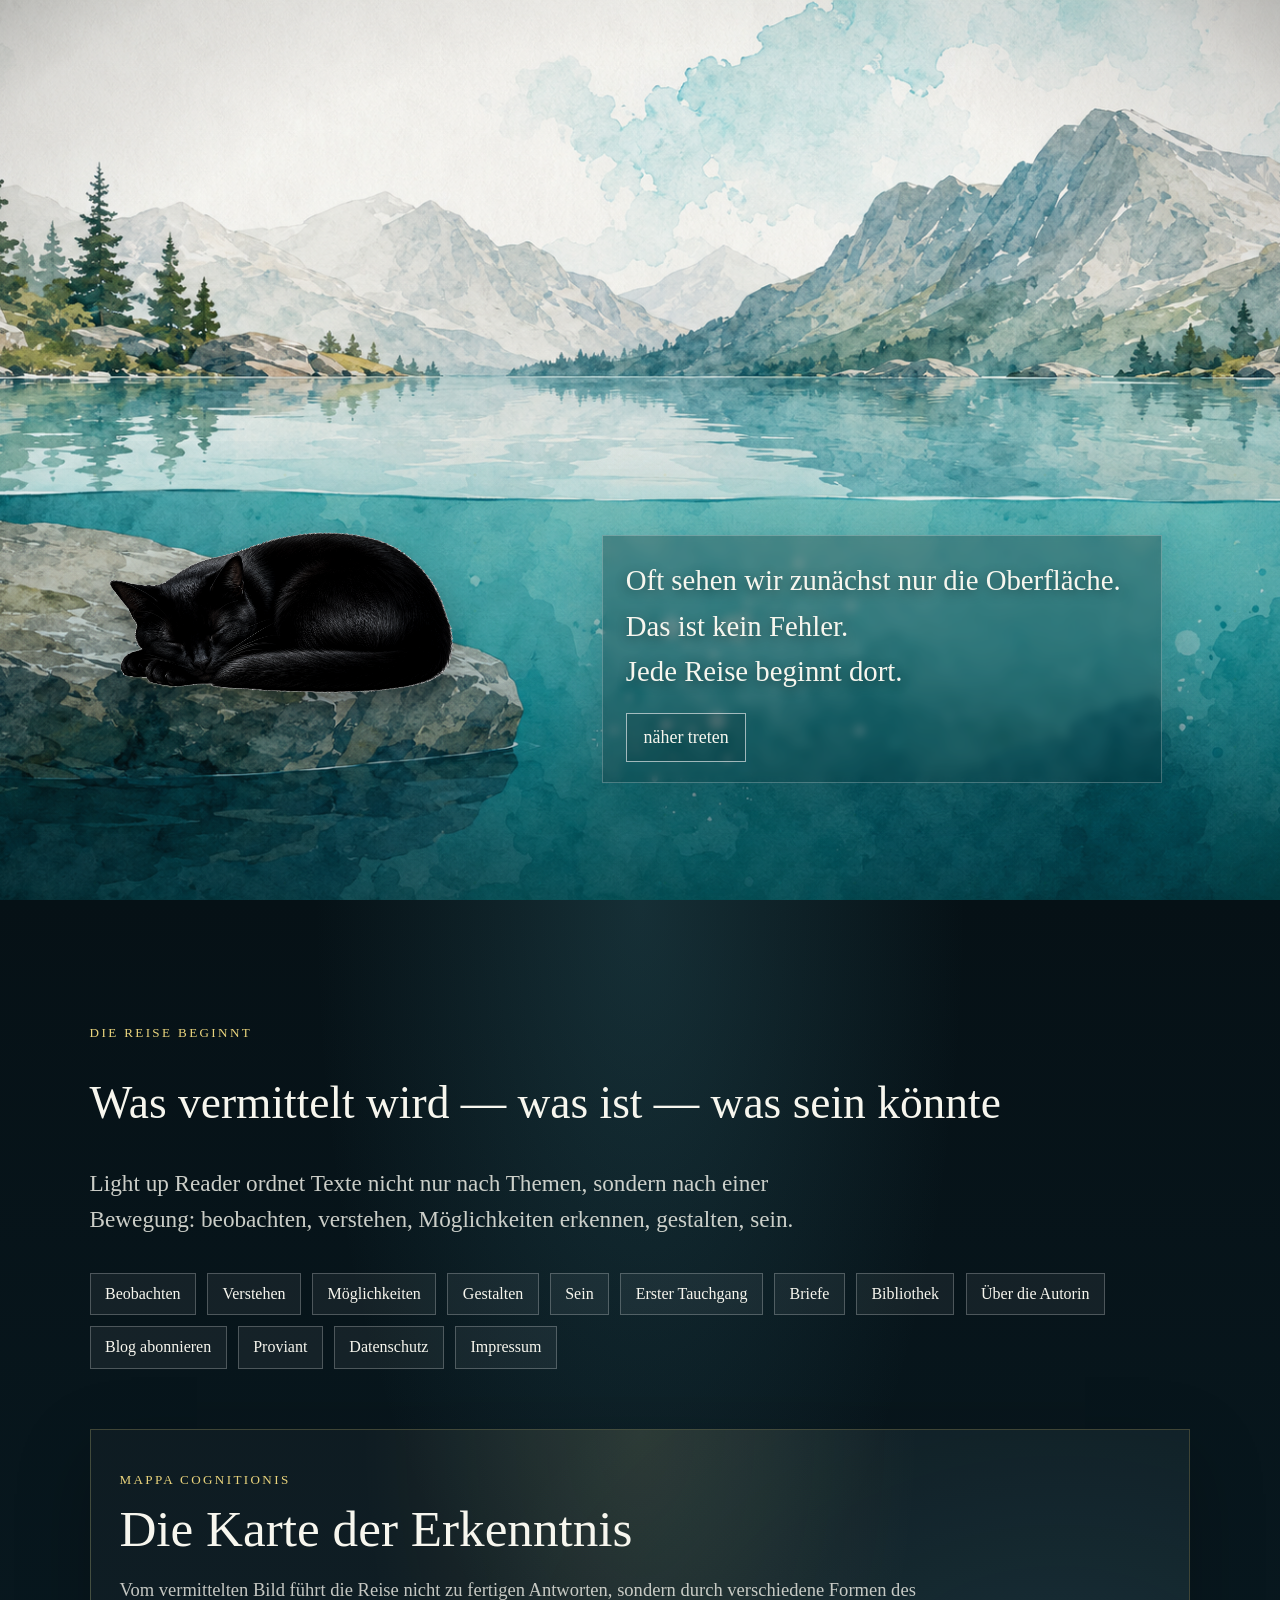
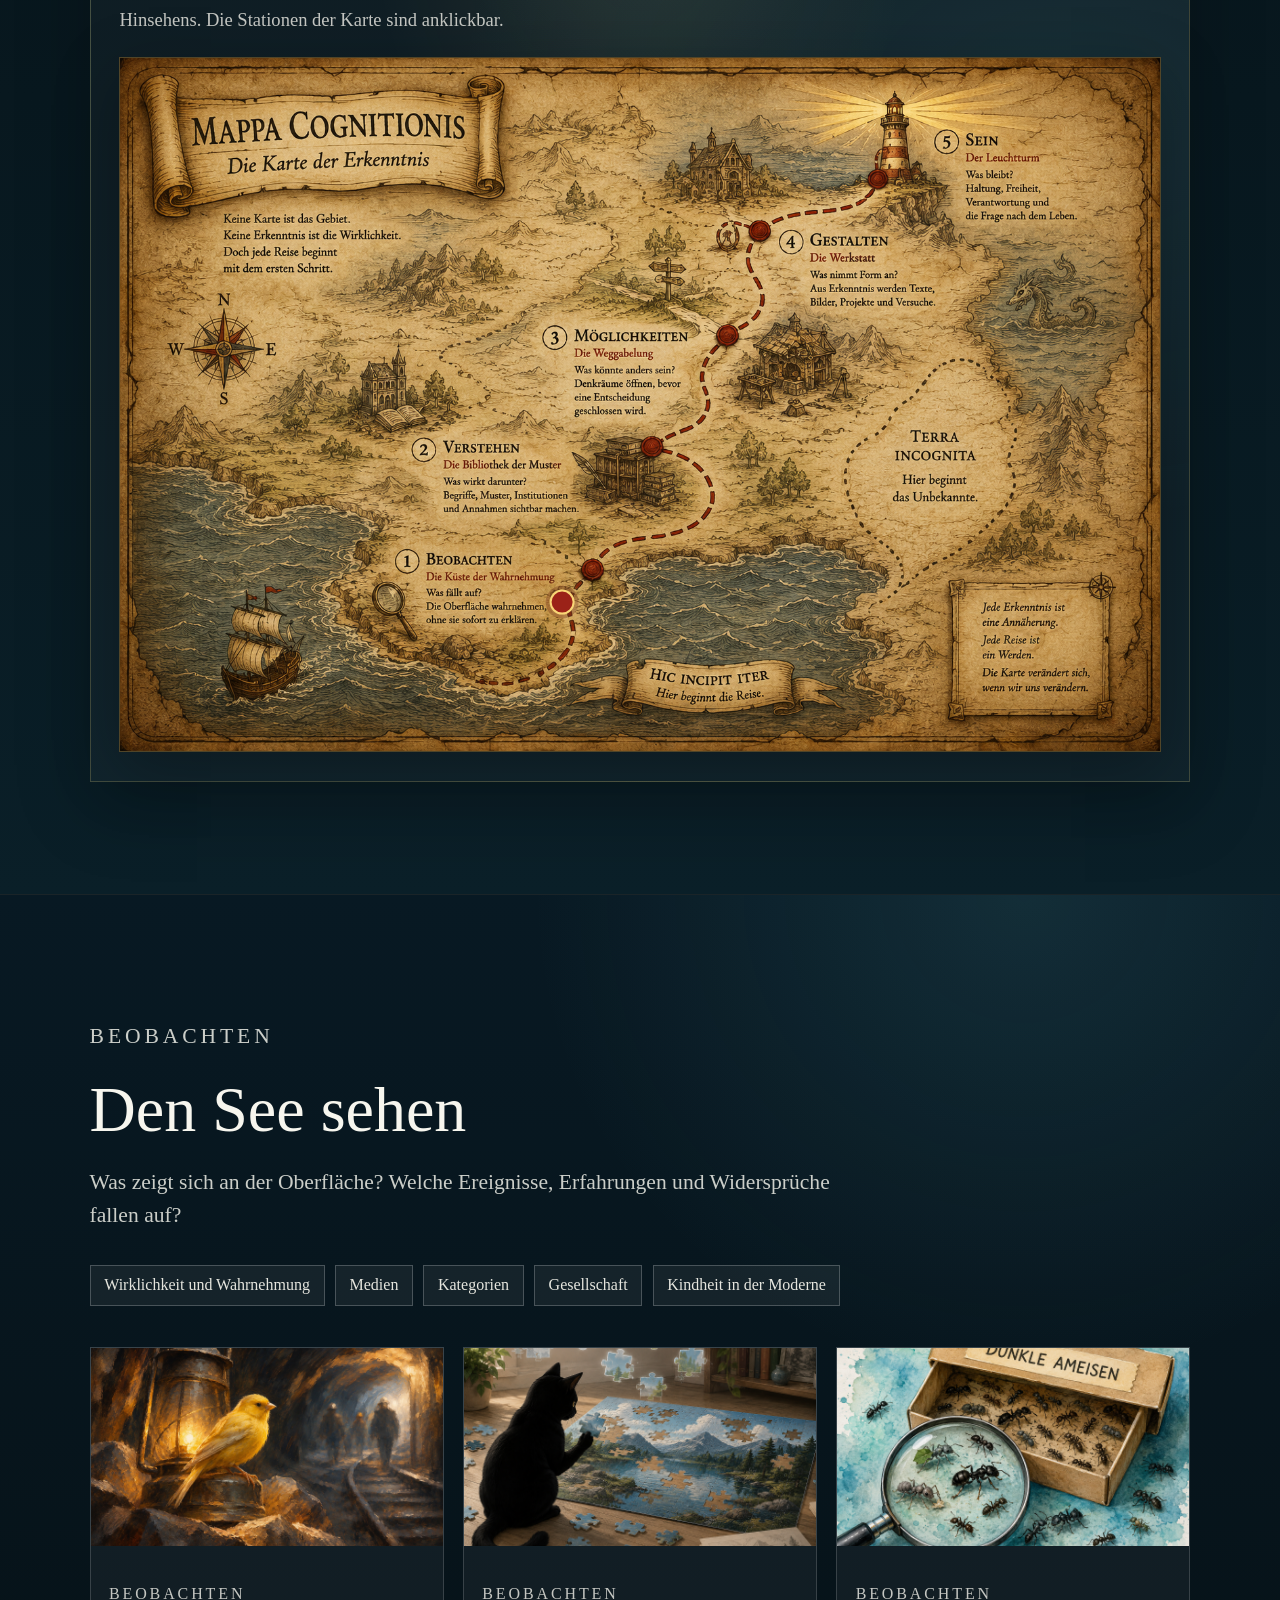
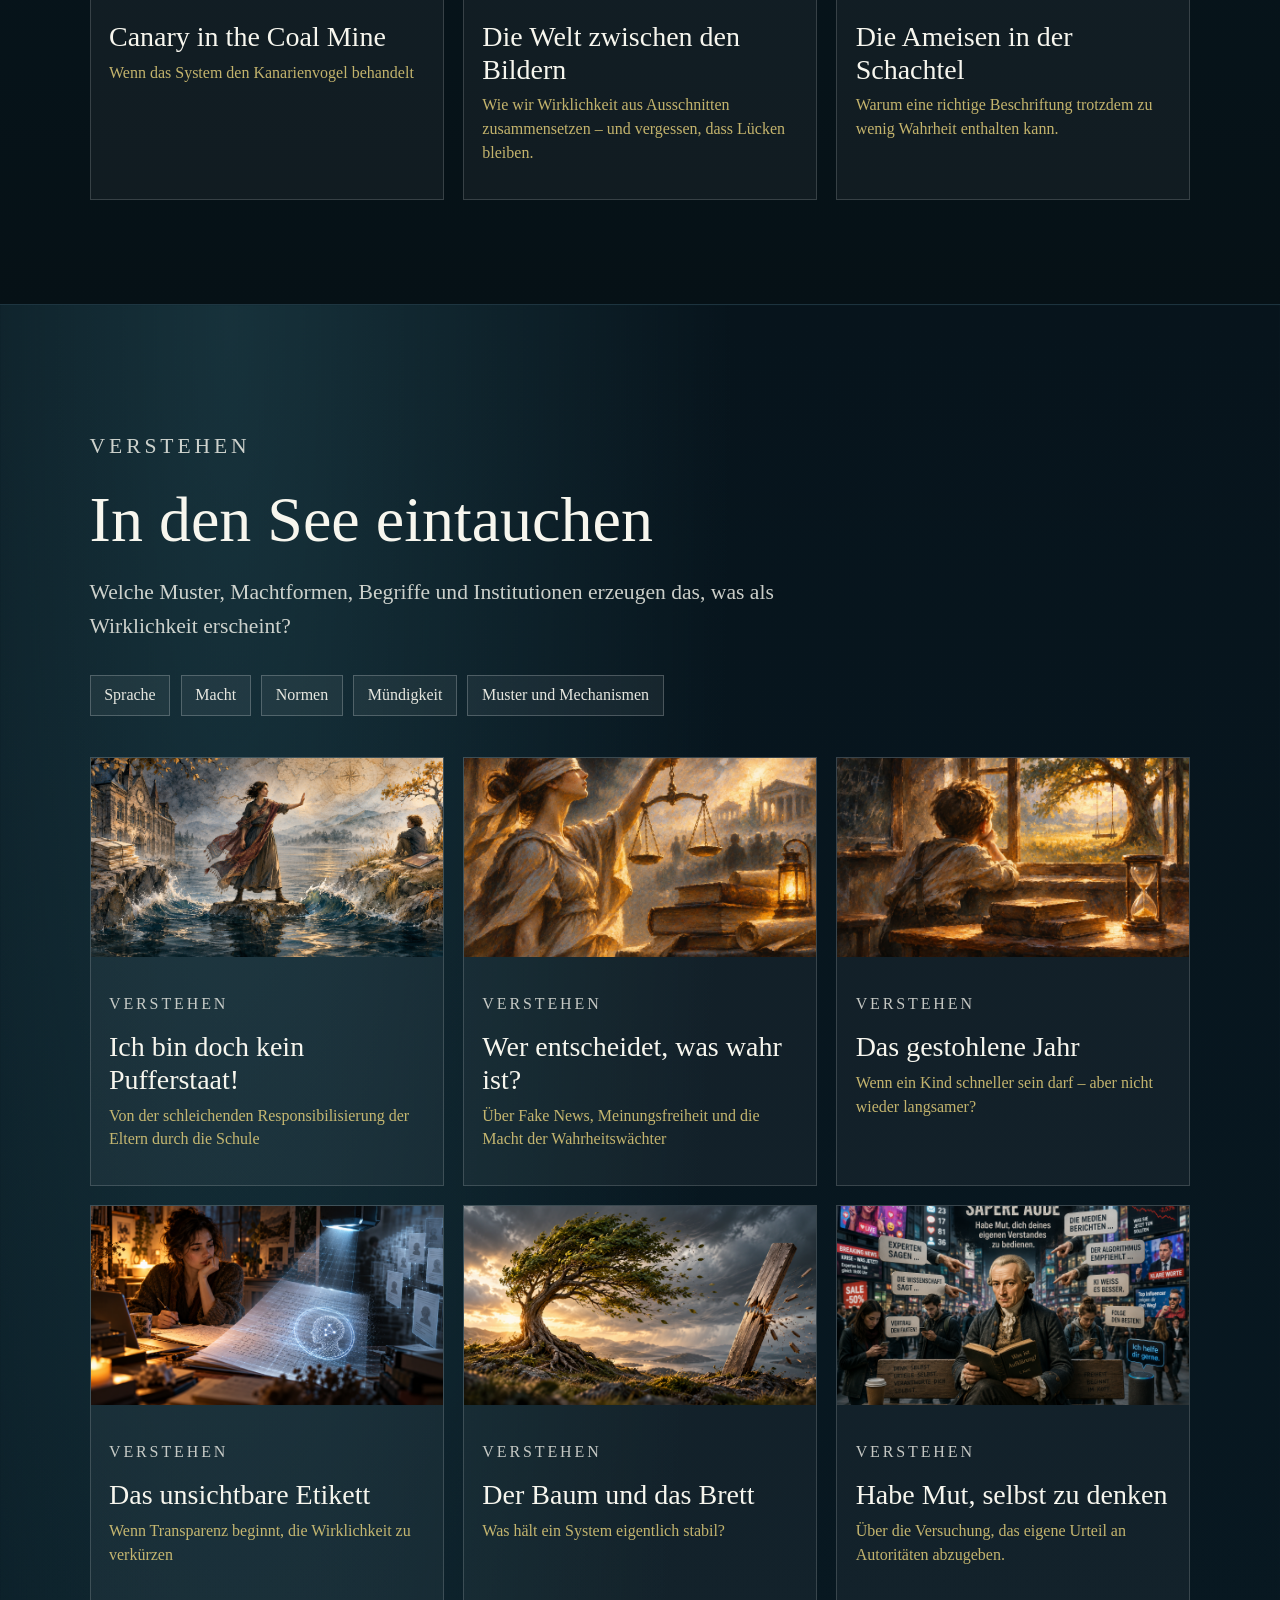
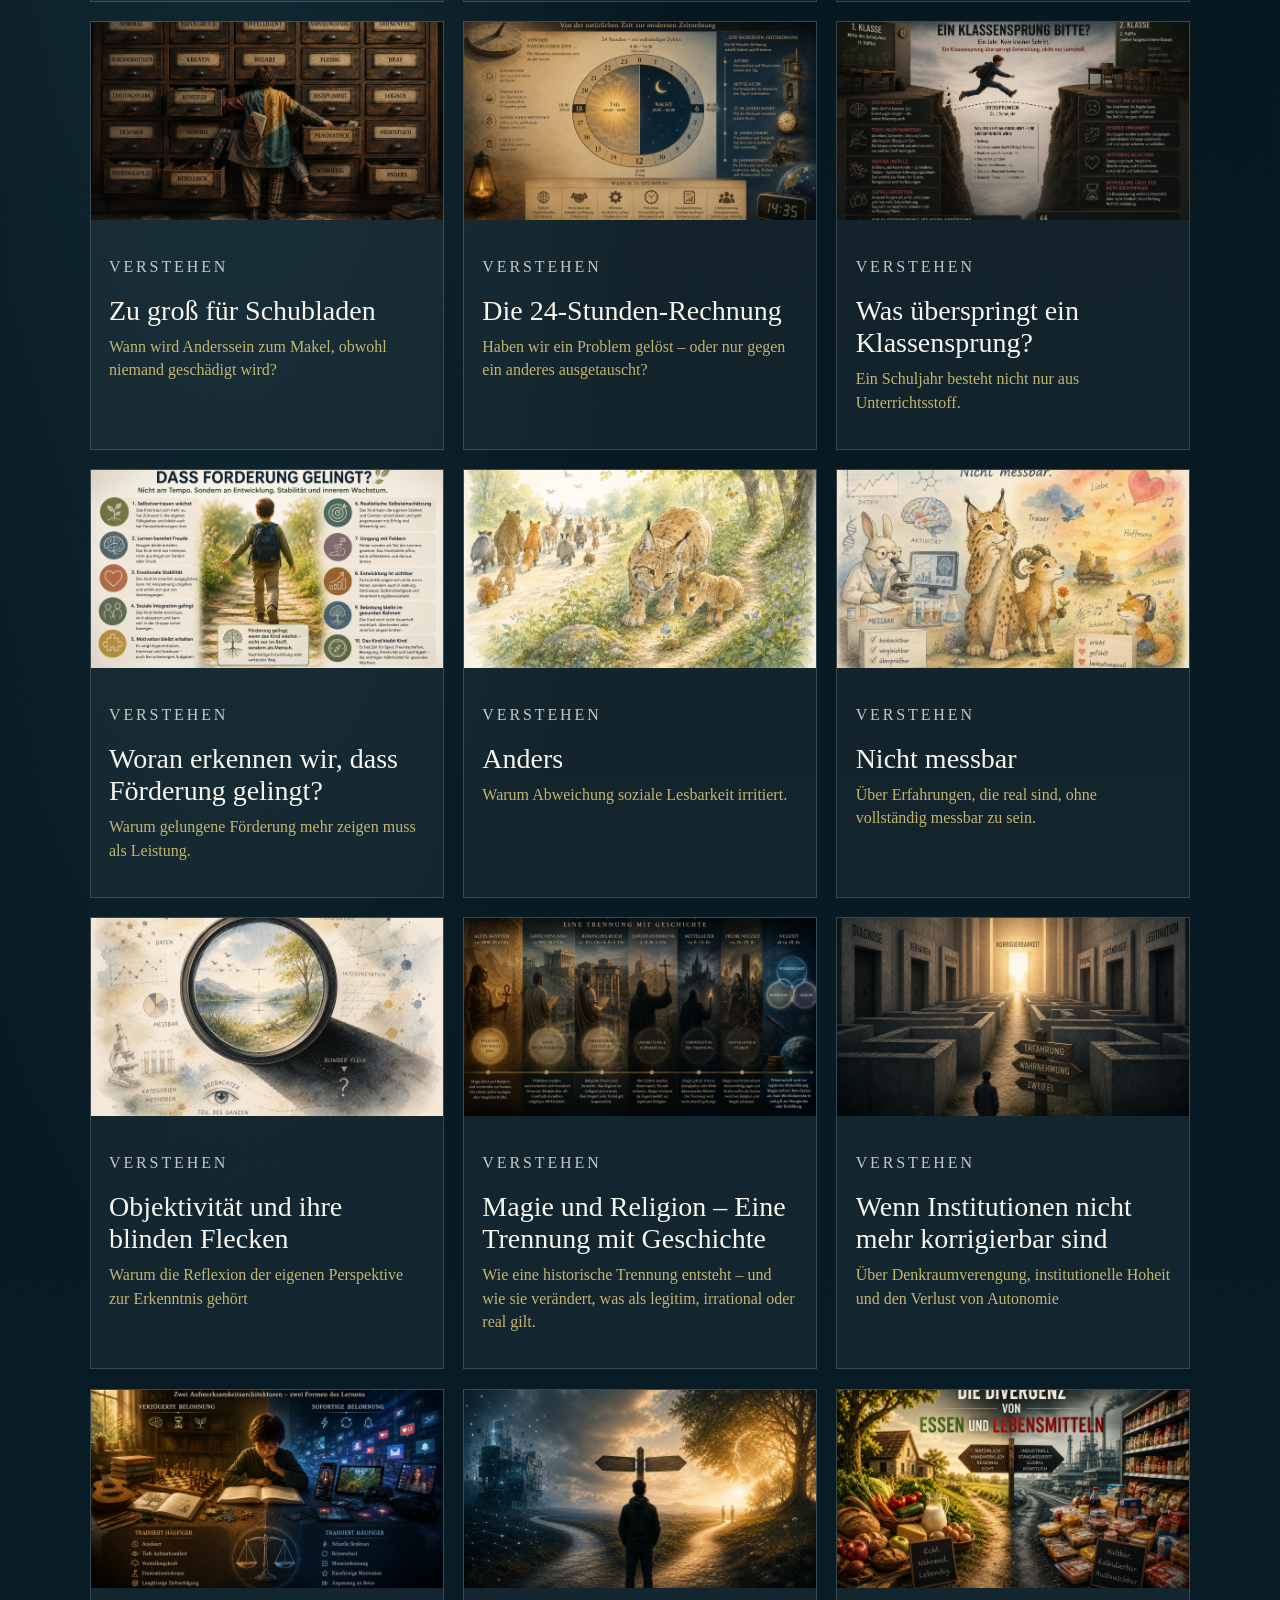
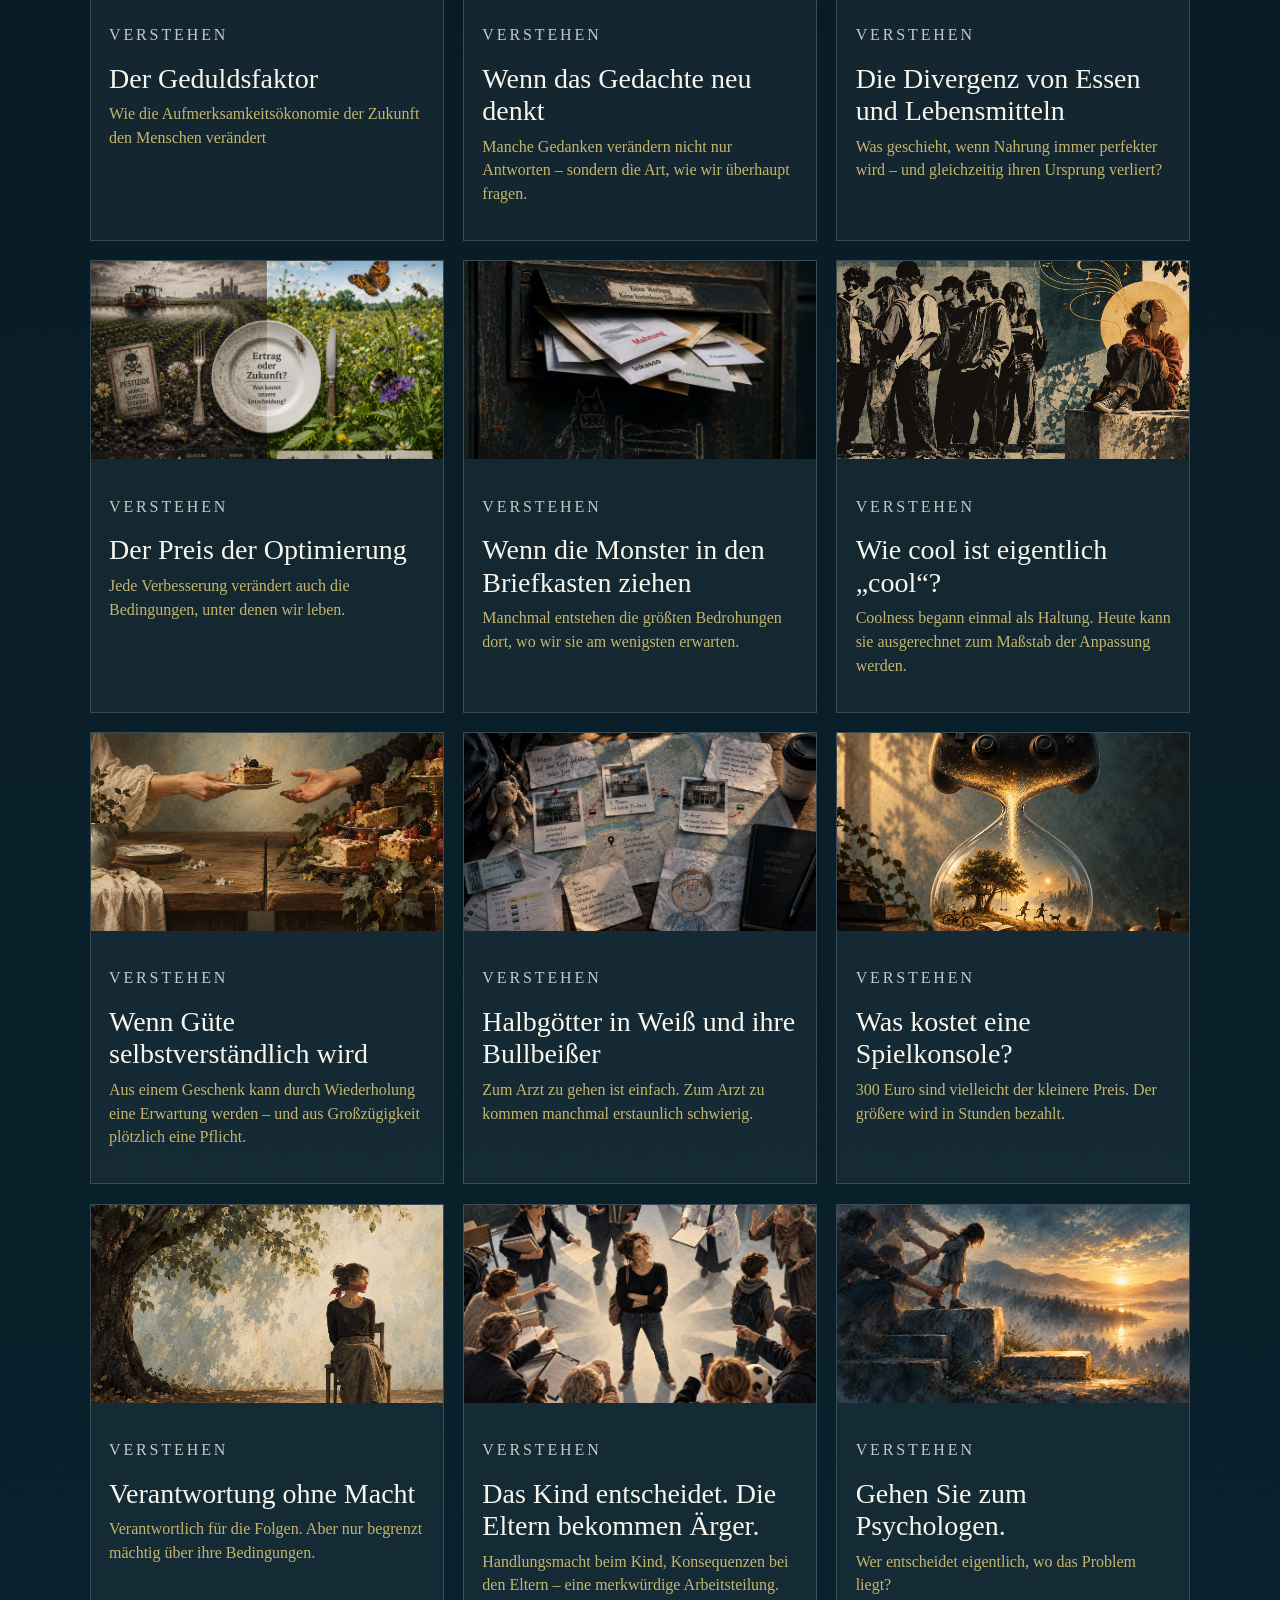
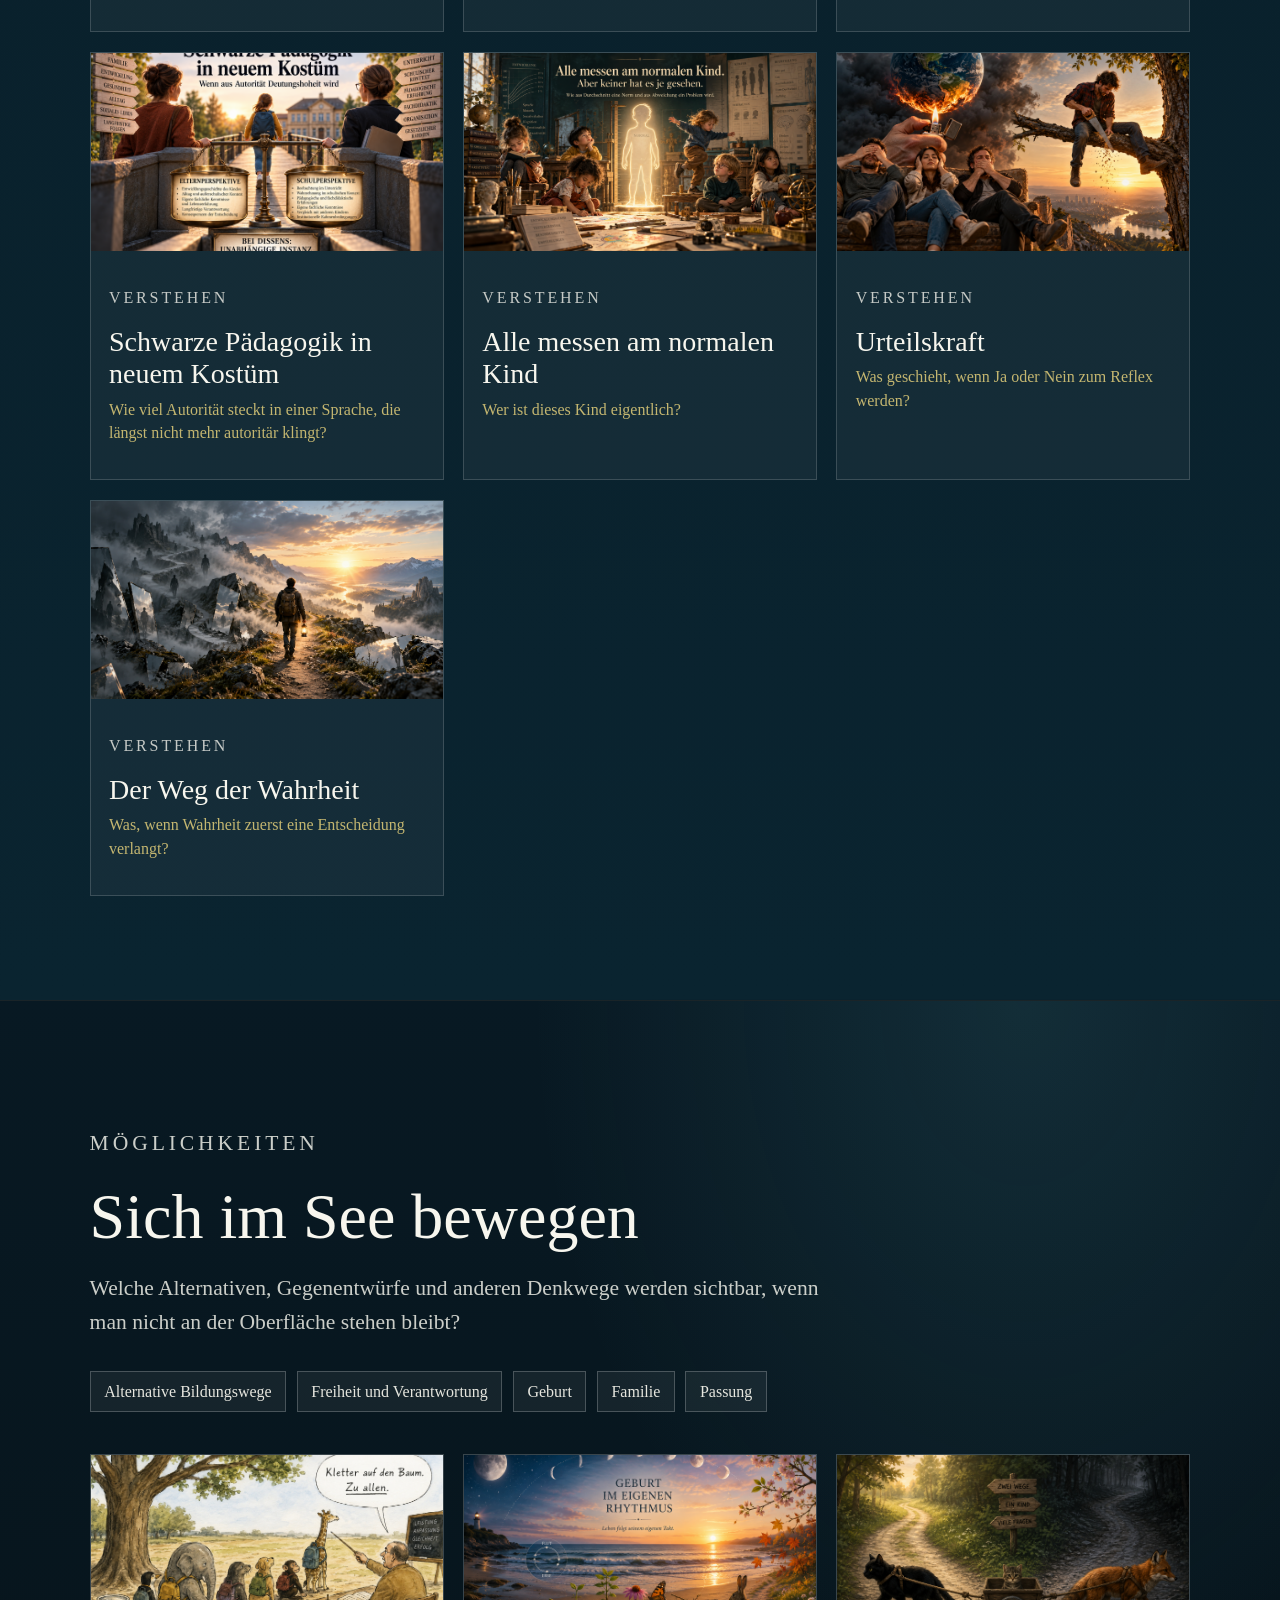
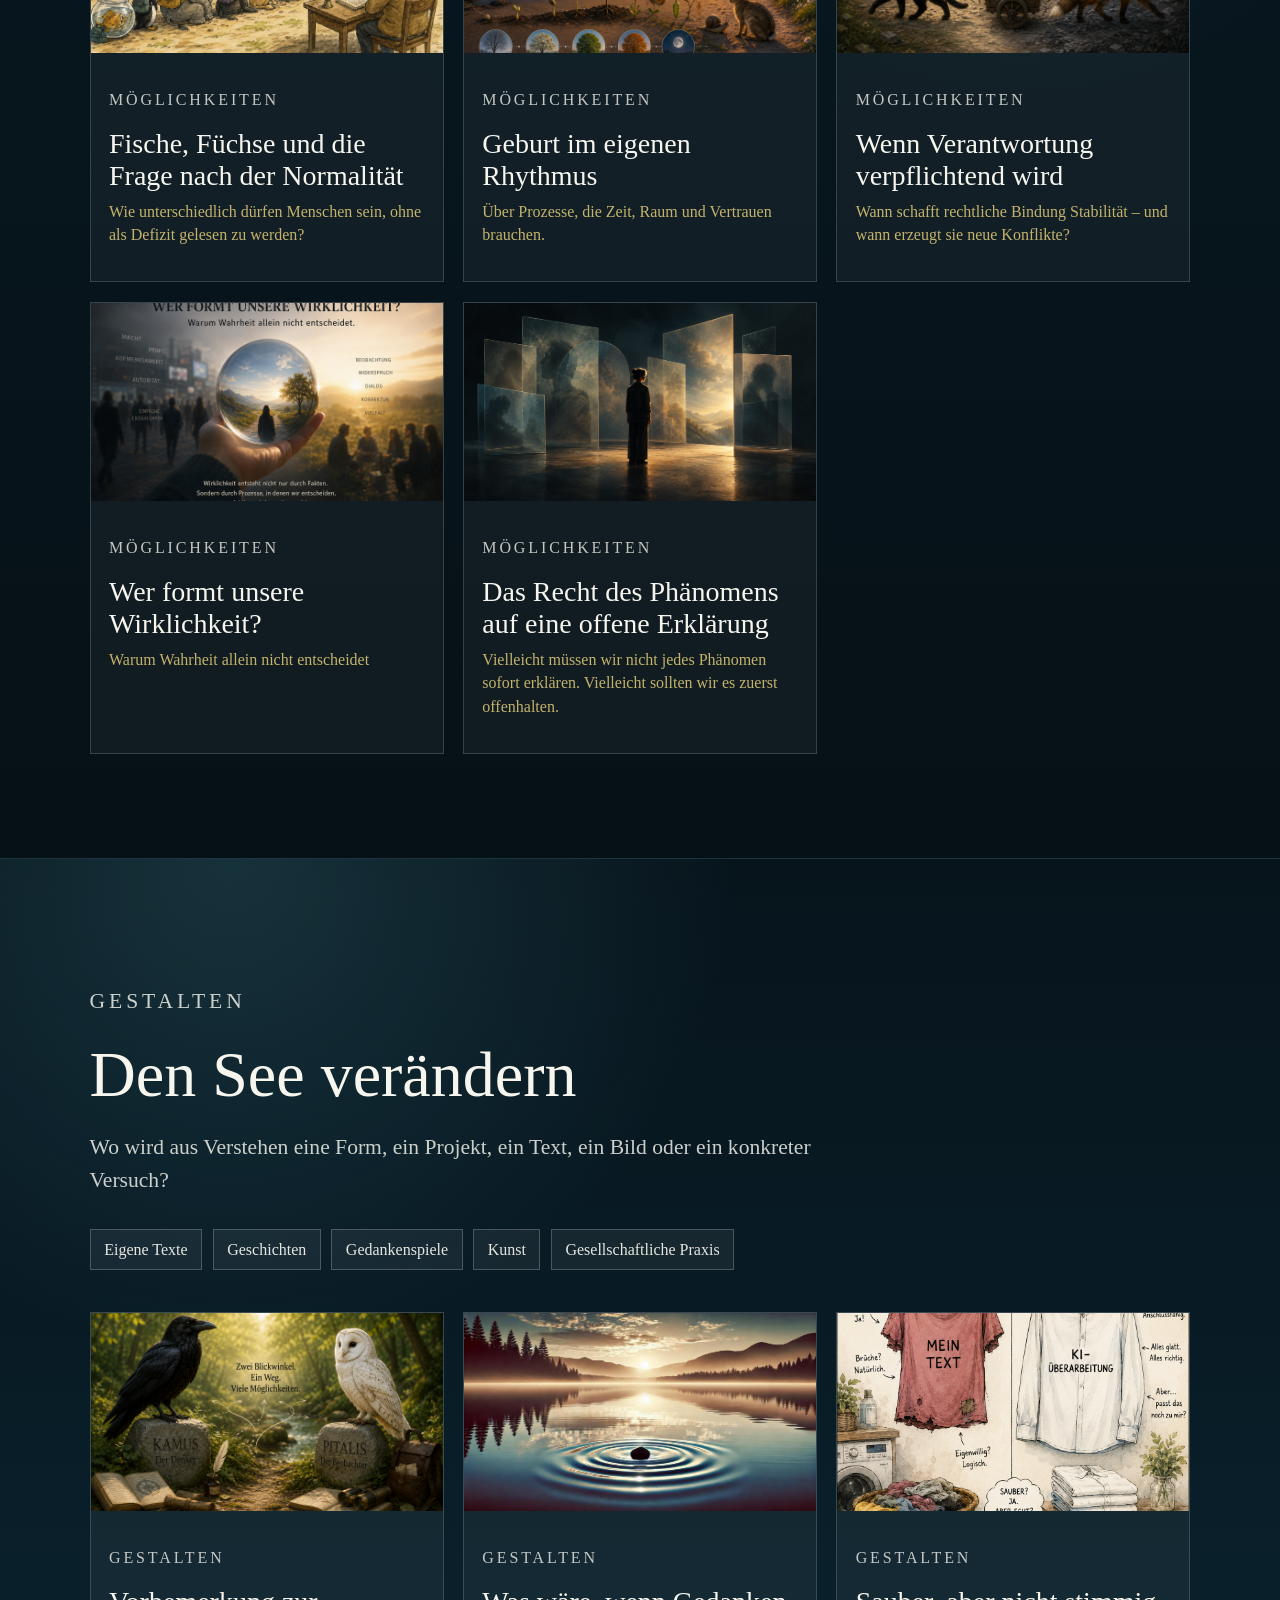
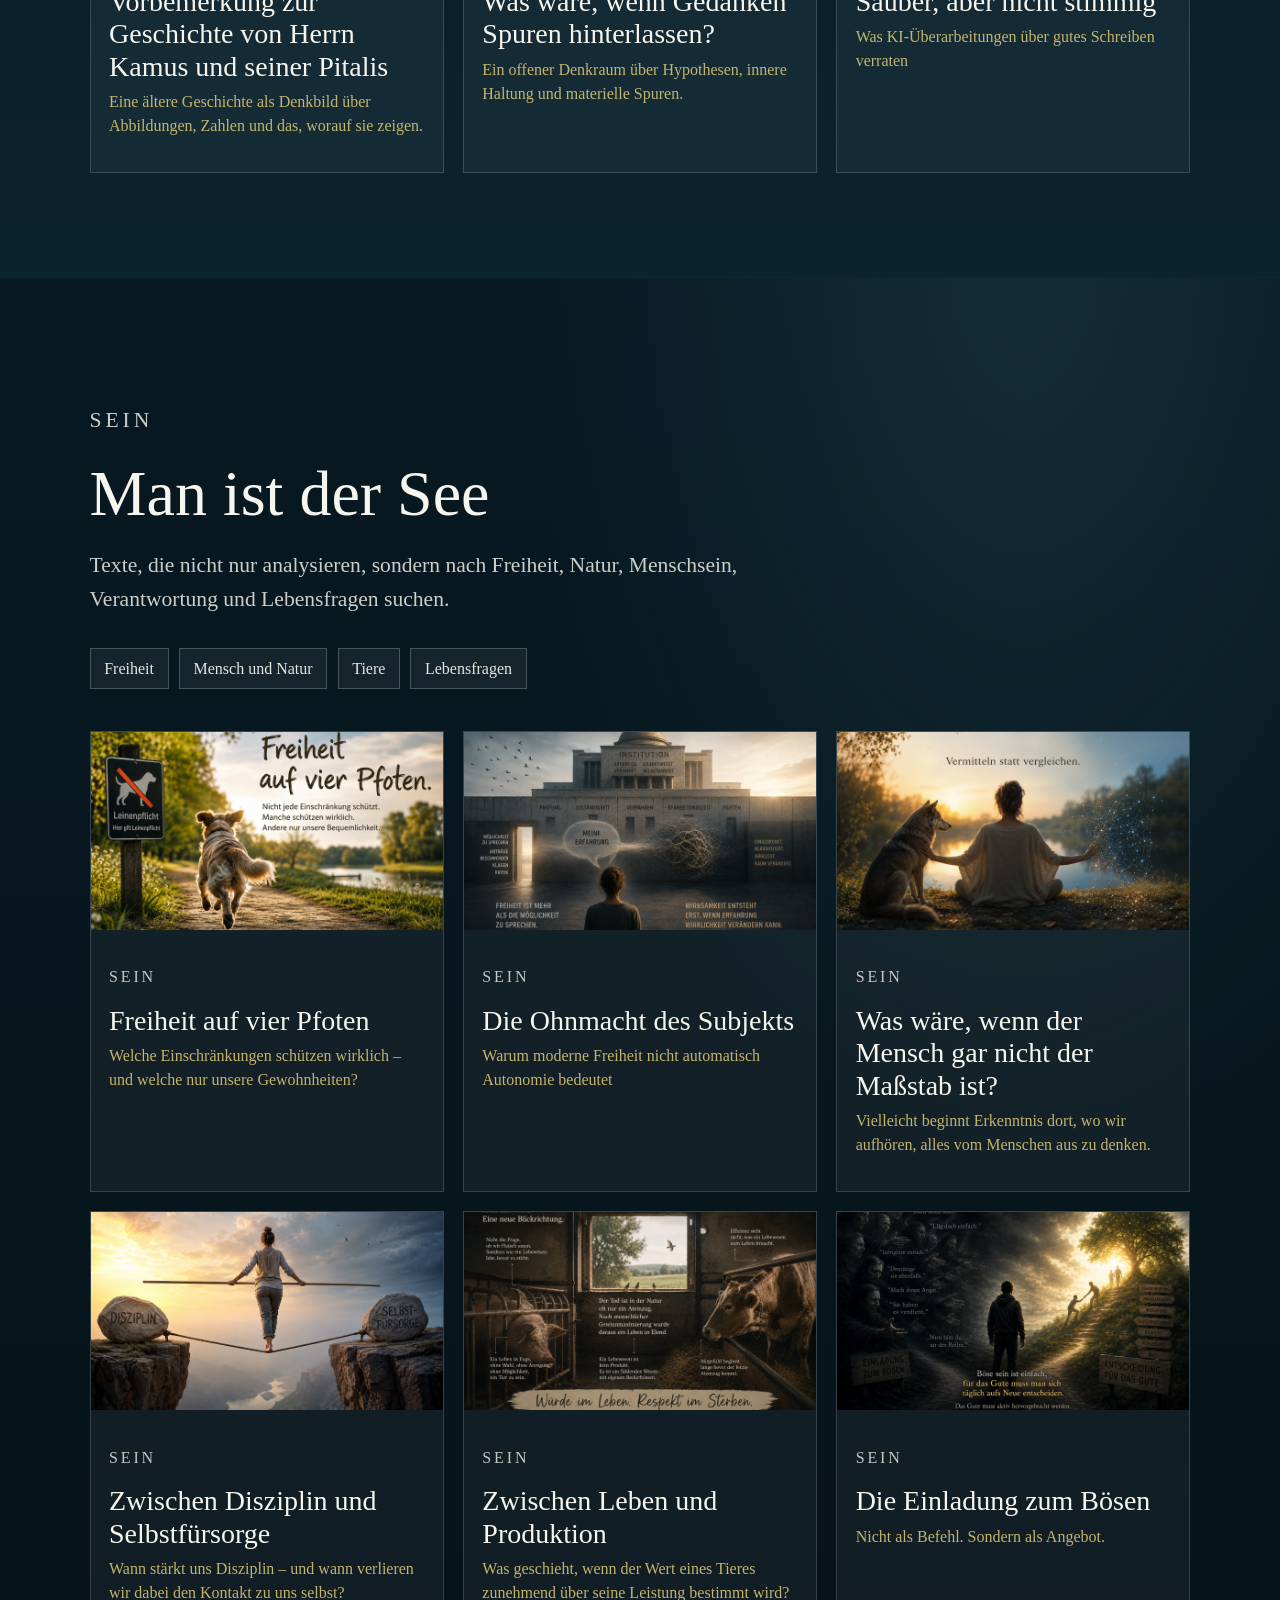
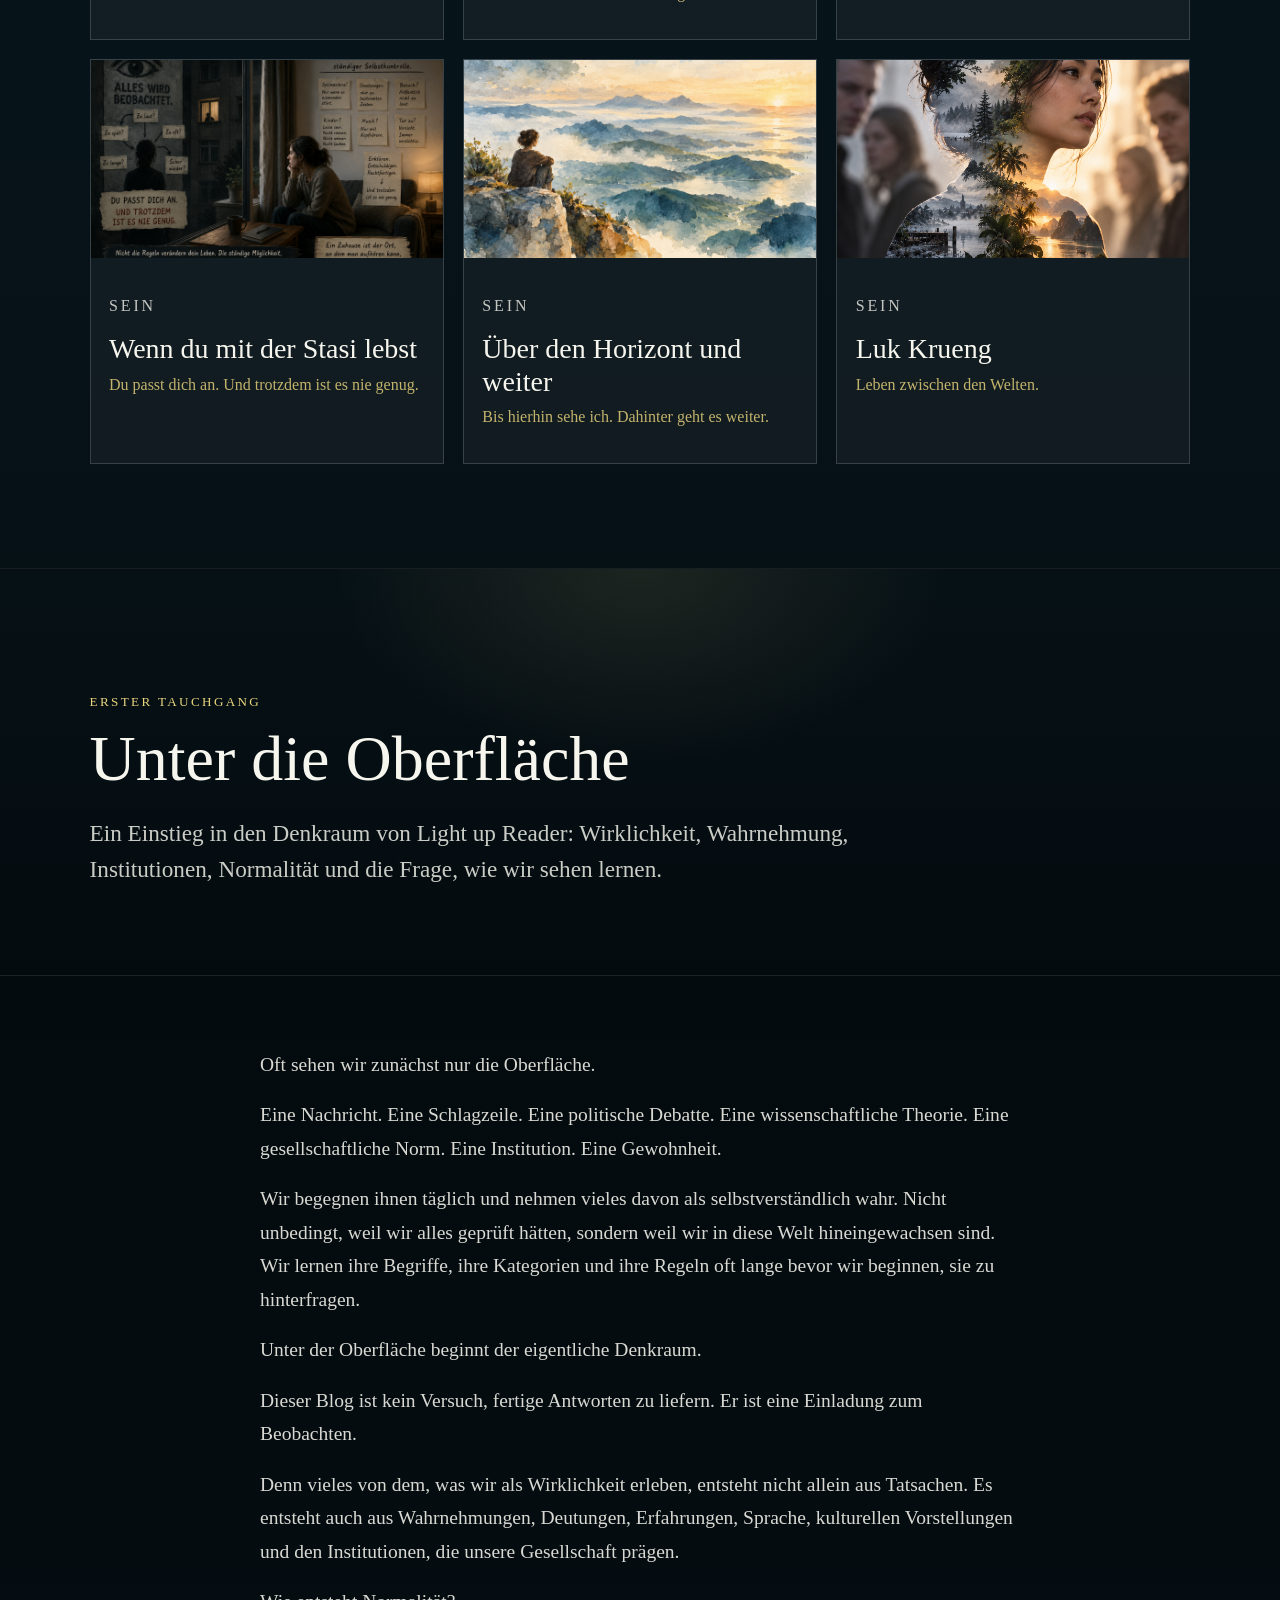
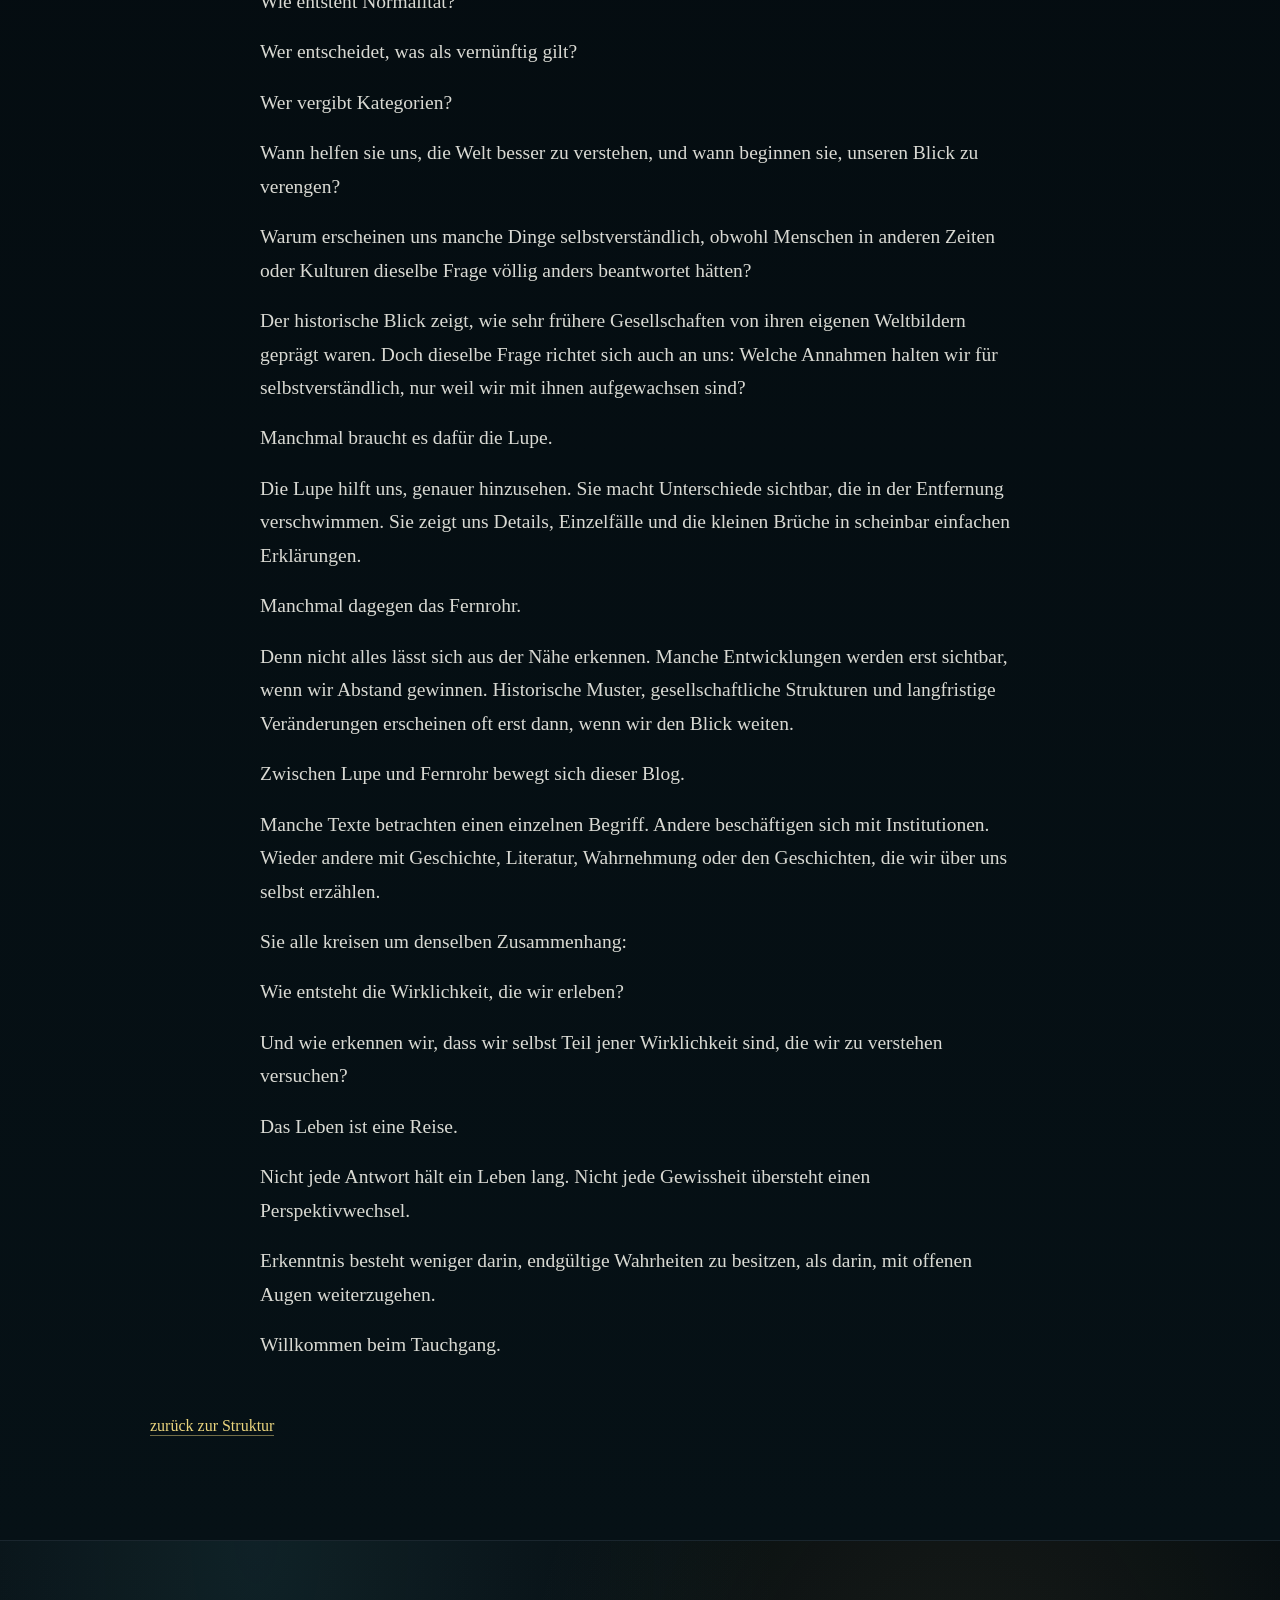
<file: index.html>
<!DOCTYPE html>

<html lang="de">
<head>
<meta charset="utf-8"/>
<meta content="width=device-width, initial-scale=1" name="viewport"/>
<meta content="39EwzUIb4fpX4mTjm3b7HPApk-4Tmt1PgKH9eubGeto" name="google-site-verification"/>
<title>Light up Reader | Gesellschaft, Geschichte, Bildung, KI und Philosophie</title>
<link href="assets/style.css" rel="stylesheet"/>
<meta content="Light up Reader ist der Blog von Caroline Thongsan mit Essays über Gesellschaft, Geschichte, Bildung, Künstliche Intelligenz, Erkenntnis, Wahrnehmung und Menschsein." name="description"/><meta content="index,follow" name="robots"/><link href="https://carolinethongsan.de/" rel="canonical"/><meta content="website" property="og:type"/><meta content="Light up Reader" property="og:title"/><meta content="Light up Reader ist der Blog von Caroline Thongsan mit Essays über Gesellschaft, Geschichte, Bildung, Künstliche Intelligenz, Erkenntnis, Wahrnehmung und Menschsein." property="og:description"/><meta content="https://carolinethongsan.de/" property="og:url"/><meta content="Light up Reader" property="og:site_name"/><meta content="Caroline Thongsan" name="author"/><meta content="#061116" name="theme-color"/><meta content="de_DE" property="og:locale"/><meta content="https://carolinethongsan.de/assets/mappa-cognitionis.png" property="og:image"/><meta content="Mappa Cognitionis: Karte der Erkenntnis mit den Stationen Beobachten, Verstehen, Möglichkeiten, Gestalten und Sein" property="og:image:alt"/><meta content="summary_large_image" name="twitter:card"/><meta content="Light up Reader" name="twitter:title"/><meta content="Light up Reader ist der Blog von Caroline Thongsan mit Essays über Gesellschaft, Geschichte, Bildung, Künstliche Intelligenz, Erkenntnis, Wahrnehmung und Menschsein." name="twitter:description"/><meta content="https://carolinethongsan.de/assets/mappa-cognitionis.png" name="twitter:image"/><script type="application/ld+json">{
  "@context": "https://schema.org",
  "@graph": [
    {
      "@type": "Person",
      "@id": "https://carolinethongsan.de/#caroline-thongsan",
      "name": "Caroline Thongsan",
      "url": "https://carolinethongsan.de/ueber-die-autorin.html",
      "sameAs": [
        "https://carolinethongsan.de/"
      ],
      "description": "Caroline Thongsan ist Autorin und Althistorikerin. Auf Light up Reader veröffentlicht sie Essays über Gesellschaft, Geschichte, Bildung, Wahrnehmung, Erkenntnis und Künstliche Intelligenz."
    },
    {
      "@type": "WebSite",
      "@id": "https://carolinethongsan.de/#website",
      "name": "Light up Reader",
      "url": "https://carolinethongsan.de/",
      "inLanguage": "de",
      "publisher": {
        "@id": "https://carolinethongsan.de/#caroline-thongsan"
      },
      "author": {
        "@id": "https://carolinethongsan.de/#caroline-thongsan"
      },
      "description": "Light up Reader ist ein deutschsprachiger Blog mit Essays über Gesellschaft, Geschichte, Bildung, Wahrnehmung, Erkenntnis, Künstliche Intelligenz und Menschsein.",
      "about": [
        "Gesellschaft",
        "Geschichte",
        "Bildung",
        "Künstliche Intelligenz",
        "Philosophie",
        "Erkenntnistheorie",
        "Wahrnehmung",
        "Sprache",
        "Institutionen",
        "Menschsein",
        "Perspektiven",
        "Denkbewegung"
      ]
    },
    {
      "@type": "WebPage",
      "@id": "https://carolinethongsan.de/#webpage",
      "url": "https://carolinethongsan.de/",
      "name": "Light up Reader",
      "isPartOf": {
        "@id": "https://carolinethongsan.de/#website"
      },
      "author": {
        "@id": "https://carolinethongsan.de/#caroline-thongsan"
      },
      "inLanguage": "de",
      "description": "Light up Reader ist ein emergenter Denkraum von Caroline Thongsan. Essays und Reflexionen über Wahrnehmung, Geschichte, Gesellschaft, Erkenntnis, Perspektiven und Menschsein.",
      "primaryImageOfPage": {
        "@type": "ImageObject",
        "url": "https://carolinethongsan.de/assets/mappa-cognitionis.png"
      },
      "mainEntity": {
        "@id": "https://carolinethongsan.de/#website"
      }
    },
    {
      "@type": "ItemList",
      "@id": "https://carolinethongsan.de/#denkbewegung",
      "name": "Denkbewegung von Light up Reader",
      "description": "Die Website folgt den Stationen Beobachten, Verstehen, Möglichkeiten, Gestalten und Sein.",
      "itemListElement": [
        {
          "@type": "SiteNavigationElement",
          "position": 1,
          "name": "Beobachten",
          "url": "https://carolinethongsan.de/beobachten.html",
          "description": "Wahrnehmung, Medien, Kategorien und Fragmente von Wirklichkeit."
        },
        {
          "@type": "SiteNavigationElement",
          "position": 2,
          "name": "Verstehen",
          "url": "https://carolinethongsan.de/verstehen.html",
          "description": "Muster, Machtformen, Begriffe, Normen und Institutionen."
        },
        {
          "@type": "SiteNavigationElement",
          "position": 3,
          "name": "Möglichkeiten",
          "url": "https://carolinethongsan.de/moeglichkeiten.html",
          "description": "Alternativen, Gegenentwürfe, Freiheit, Verantwortung und Passung."
        },
        {
          "@type": "SiteNavigationElement",
          "position": 4,
          "name": "Gestalten",
          "url": "https://carolinethongsan.de/gestalten.html",
          "description": "Eigene Texte, Geschichten, Gedankenspiele, Kunst und gesellschaftliche Praxis."
        },
        {
          "@type": "SiteNavigationElement",
          "position": 5,
          "name": "Sein",
          "url": "https://carolinethongsan.de/sein.html",
          "description": "Freiheit, Natur, Menschsein, Verantwortung und Lebensfragen."
        }
      ]
    }
  ]
}</script></head>
<body>
<main>
<section class="hero">
<div aria-label="Aquarell-Bergsee" class="lake-art"></div>
<div aria-hidden="true" class="water-tint"></div>
<div aria-hidden="true" class="vignette"></div>
<div aria-label="Akira schläft auf dem Felsen" class="akira-cutout">
<img alt="Schlafende schwarze Katze auf dem Felsen" src="assets/schwarze-katze-schlafend.png"/>
</div>
<section class="opening-text">
<p class="line line-1">Oft sehen wir zunächst nur die Oberfläche.</p>
<p class="line line-2">Das ist kein Fehler.</p>
<p class="line line-3">Jede Reise beginnt dort.</p>
<a class="enter line line-4" href="#reise">näher treten</a>
</section>
</section>
<section class="journey" id="reise">
<div class="journey-inner">
<p class="eyebrow">Die Reise beginnt</p>
<h1 style="font-size: clamp(1.85rem, 3.55vw, 3.55rem); line-height:1.08; max-width:none;">Was vermittelt wird — was ist — was sein könnte</h1>
<p class="lead">Light up Reader ordnet Texte nicht nur nach Themen, sondern nach einer Bewegung: beobachten, verstehen, Möglichkeiten erkennen, gestalten, sein.</p>
<nav aria-label="Bereiche" class="section-nav">
<a href="beobachten.html">Beobachten</a>
<a href="verstehen.html">Verstehen</a>
<a href="moeglichkeiten.html">Möglichkeiten</a>
<a href="gestalten.html">Gestalten</a>
<a href="sein.html">Sein</a>
<a href="#tauchgang">Erster Tauchgang</a>
<a href="#briefe">Briefe</a>
<a href="bibliothek.html">Bibliothek</a>
<a href="ueber-die-autorin.html">Über die Autorin</a>
<a href="#luchs-abo">Blog abonnieren</a>
<a href="proviant.html">Proviant</a>
<a href="#datenschutz">Datenschutz</a>
<a href="#impressum">Impressum</a>
</nav>
<section aria-label="Mappa Cognitionis – Karte der Erkenntnis" class="journey-orientation mappa-section">
<div class="orientation-copy mappa-copy">
<p class="eyebrow">Mappa Cognitionis</p>
<h2>Die Karte der Erkenntnis</h2>
<p>Vom vermittelten Bild führt die Reise nicht zu fertigen Antworten, sondern durch verschiedene Formen des Hinsehens. Die Stationen der Karte sind anklickbar.</p>
</div>
<figure class="mappa-wrap">
<img alt="Mappa Cognitionis: eine alte Pergamentkarte der Erkenntnis mit den Stationen Beobachten, Verstehen, Möglichkeiten, Gestalten und Sein" src="assets/mappa-cognitionis.png"/>
<span aria-hidden="true" class="mappa-marker"></span>
<a aria-label="Zur Station Beobachten" class="mappa-hotspot" data-x="42.5" data-y="78.5" href="beobachten.html" style="left:42.5%; top:78.5%;"></a>
<a aria-label="Zur Station Verstehen" class="mappa-hotspot" data-x="47.3" data-y="61.2" href="verstehen.html" style="left:47.3%; top:61.2%;"></a>
<a aria-label="Zur Station Möglichkeiten" class="mappa-hotspot" data-x="58.4" data-y="49.8" href="moeglichkeiten.html" style="left:58.4%; top:49.8%;"></a>
<a aria-label="Zur Station Gestalten" class="mappa-hotspot" data-x="64.2" data-y="37.0" href="gestalten.html" style="left:64.2%; top:37.0%;"></a>
<a aria-label="Zur Station Sein" class="mappa-hotspot" data-x="75.4" data-y="20.4" href="sein.html" style="left:75.4%; top:20.4%;"></a>
</figure>
</section>
</div>
</section>
<section class="content-map" id="beobachten">
<div class="map-inner">
<p class="eyebrow">Beobachten</p>
<h2>Den See sehen</h2>
<p>Was zeigt sich an der Oberfläche? Welche Ereignisse, Erfahrungen und Widersprüche fallen auf?</p>
<div class="tag-grid"><span>Wirklichkeit und Wahrnehmung</span><span>Medien</span><span>Kategorien</span><span>Gesellschaft</span><span>Kindheit in der Moderne</span></div>
<div class="article-grid"><article class="article-card canary-card">
<a class="article-card-link" href="beobachten.html#wenn-das-system-den-kanarienvogel-behandelt">
<div class="article-card-image"><img alt="Ölgemälde: Ein gelber Kanarienvogel sitzt neben einer Grubenlampe; im Hintergrund stehen Bergleute im dunklen Kohleschacht." src="assets/canary-in-the-coal-mine.png"/></div>
<div class="article-card-body">
<p class="eyebrow">Beobachten</p>
<h3>Canary in the Coal Mine</h3>
<p class="card-subtitle">Wenn das System den Kanarienvogel behandelt</p>
</div>
</a>
</article>
<article class="article-card">
<a class="article-card-link" href="beobachten.html#die-welt-zwischen-den-bildern">
<div class="article-card-image"><img alt="Akira betrachtet ein unvollständiges Puzzle einer Bergsee-Landschaft" src="assets/welt-zwischen-bildern.png"/></div>
<div class="article-card-body">
<p class="eyebrow">Beobachten</p>
<h3>Die Welt zwischen den Bildern</h3>
<p class="card-subtitle">Wie wir Wirklichkeit aus Ausschnitten zusammensetzen – und vergessen, dass Lücken bleiben.</p>
</div>
</a>
</article>
<article class="article-card">
<a class="article-card-link" href="beobachten.html#die-ameisen-in-der-schachtel">
<div class="article-card-image"><img alt="Eine geöffnete Schachtel mit der Aufschrift Dunkle Ameisen und einer Lupe" src="assets/ameisen-schachtel.png"/></div>
<div class="article-card-body">
<p class="eyebrow">Beobachten</p>
<h3>Die Ameisen in der Schachtel</h3>
<p class="card-subtitle">Warum eine richtige Beschriftung trotzdem zu wenig Wahrheit enthalten kann.</p>
</div>
</a>
</article></div>
</div>
</section>
<section class="content-map deep" id="verstehen">
<div class="map-inner">
<p class="eyebrow">Verstehen</p>
<h2>In den See eintauchen</h2>
<p>Welche Muster, Machtformen, Begriffe und Institutionen erzeugen das, was als Wirklichkeit erscheint?</p>
<div class="tag-grid"><span>Sprache</span><span>Macht</span><span>Normen</span><span>Mündigkeit</span><span>Muster und Mechanismen</span></div>
<div class="article-grid"><article class="article-card">
<a class="article-card-link" href="verstehen.html#ich-bin-doch-kein-pufferstaat">
<div class="article-card-image"><img alt="Illustration zum Artikel Ich bin doch kein Pufferstaat! – Grenze zwischen den Ufern" src="assets/Grenze%20zwischen%20den%20Ufern.png"/></div>
<div class="article-card-body">
<p class="eyebrow">Verstehen</p>
<h3>Ich bin doch kein Pufferstaat!</h3>
<p class="card-subtitle">Von der schleichenden Responsibilisierung der Eltern durch die Schule</p>
</div>
</a>
</article>
<article class="article-card">
<a class="article-card-link" href="verstehen.html#wer-entscheidet-was-wahr-ist">
<div class="article-card-image"><img alt="Ölgemälde: Justitia hält eine Waage neben Büchern; im Hintergrund versammeln sich Menschen auf einem öffentlichen Forum." src="assets/wer-entscheidet-was-wahr-ist.png"/></div>
<div class="article-card-body">
<p class="eyebrow">Verstehen</p>
<h3>Wer entscheidet, was wahr ist?</h3>
<p class="card-subtitle">Über Fake News, Meinungsfreiheit und die Macht der Wahrheitswächter</p>
</div>
</a>
</article>
<article class="article-card">
<a class="article-card-link" href="verstehen.html#das-gestohlene-jahr">
<div class="article-card-image"><img alt="Ölgemälde: Ein Junge sitzt am Schulfenster neben einer Sanduhr und blickt auf eine Schaukel im Sonnenlicht." src="assets/das-gestohlene-jahr-neu.png"/></div>
<div class="article-card-body">
<p class="eyebrow">Verstehen</p>
<h3>Das gestohlene Jahr</h3>
<p class="card-subtitle">Wenn ein Kind schneller sein darf – aber nicht wieder langsamer?</p>
</div>
</a>
</article>
<article class="article-card">
<a class="article-card-link" href="verstehen.html#das-unsichtbare-etikett">
<div class="article-card-image"><img alt="Eine Autorin arbeitet an einem Manuskript, während ein digitaler Scanner den Text mit einem unsichtbaren KI-Provenienzsignal erfasst" src="assets/watermark.png"/></div>
<div class="article-card-body">
<p class="eyebrow">Verstehen</p>
<h3>Das unsichtbare Etikett</h3>
<p class="card-subtitle">Wenn Transparenz beginnt, die Wirklichkeit zu verkürzen</p>
</div>
</a>
</article>
<article class="article-card">
<a class="article-card-link" href="der-baum-und-das-brett.html">
<div class="article-card-image"><img alt="Ein lebender Baum biegt sich im Sturm, während daneben ein starres Holzbrett unter der Belastung zerbricht – als Bild für Anpassungsfähigkeit, Starrheit und Resilienz." src="assets/baum-brett.png"/></div>
<div class="article-card-body">
<p class="eyebrow">Verstehen</p>
<h3>Der Baum und das Brett</h3>
<p class="card-subtitle">Was hält ein System eigentlich stabil?</p>
</div>
</a>
</article>
<article class="article-card">
<a class="article-card-link" href="verstehen.html#habe-mut-selbst-zu-denken">
<div class="article-card-image"><img alt="Kant in einer modernen Stadt voller Medienbotschaften" src="assets/kant-moderner-kontext.png"/></div>
<div class="article-card-body">
<p class="eyebrow">Verstehen</p>
<h3>Habe Mut, selbst zu denken</h3>
<p class="card-subtitle">Über die Versuchung, das eigene Urteil an Autoritäten abzugeben.</p>
</div>
</a>
</article>
<article class="article-card">
<a class="article-card-link" href="verstehen.html#zu-gross-fuer-schubladen">
<div class="article-card-image"><img alt="Eine Person passt nicht in eine Wand aus beschrifteten Schubladen" src="assets/zu-gross-schubladen.png"/></div>
<div class="article-card-body">
<p class="eyebrow">Verstehen</p>
<h3>Zu groß für Schubladen</h3>
<p class="card-subtitle">Wann wird Anderssein zum Makel, obwohl niemand geschädigt wird?</p>
</div>
</a>
</article><article class="article-card">
<a class="article-card-link" href="verstehen.html#die-24-stunden-rechnung">
<div class="article-card-image"><img alt="Titelbild zu Die 24-Stunden-Rechnung" src="assets/vierundzwanzig-stunden-rechnung.png"/></div>
<div class="article-card-body">
<p class="eyebrow">Verstehen</p>
<h3>Die 24-Stunden-Rechnung</h3>
<p class="card-subtitle">Haben wir ein Problem gelöst – oder nur gegen ein anderes ausgetauscht?</p>
</div>
</a>
</article><article class="article-card">
<a class="article-card-link" href="verstehen.html#was-ueberspringt-ein-klassensprung">
<div class="article-card-image"><img alt="Titelbild zu Was überspringt ein Klassensprung?" src="assets/klassensprung-entwicklungsraum.png"/></div>
<div class="article-card-body">
<p class="eyebrow">Verstehen</p>
<h3>Was überspringt ein Klassensprung?</h3>
<p class="card-subtitle">Ein Schuljahr besteht nicht nur aus Unterrichtsstoff.</p>
</div>
</a>
</article><article class="article-card">
<a class="article-card-link" href="verstehen.html#woran-erkennen-wir-dass-foerderung-gelingt">
<div class="article-card-image"><img alt="Titelbild zu Woran erkennen wir, dass Förderung gelingt?" src="assets/foerderung-gelingt.png"/></div>
<div class="article-card-body">
<p class="eyebrow">Verstehen</p>
<h3>Woran erkennen wir, dass Förderung gelingt?</h3>
<p class="card-subtitle">Warum gelungene Förderung mehr zeigen muss als Leistung.</p>
</div>
</a>
</article><article class="article-card">
<a class="article-card-link" href="verstehen.html#anders">
<div class="article-card-image"><img alt="Titelbild zu Anders" src="assets/anders-luchs-mufflon.png"/></div>
<div class="article-card-body">
<p class="eyebrow">Verstehen</p>
<h3>Anders</h3>
<p class="card-subtitle">Warum Abweichung soziale Lesbarkeit irritiert.</p>
</div>
</a>
</article><article class="article-card">
<a class="article-card-link" href="verstehen.html#nicht-messbar">
<div class="article-card-image"><img alt="Titelbild zu Nicht messbar" src="assets/nicht-messbar.png"/></div>
<div class="article-card-body">
<p class="eyebrow">Verstehen</p>
<h3>Nicht messbar</h3>
<p class="card-subtitle">Über Erfahrungen, die real sind, ohne vollständig messbar zu sein.</p>
</div>
</a>
</article><article class="article-card">
<a class="article-card-link" href="verstehen.html#objektivitaet-und-ihre-blinden-flecken">
<div class="article-card-image"><img alt="Titelbild zu Objektivität und ihre blinden Flecken" src="assets/objektivitaet-blinde-flecken.png"/></div>
<div class="article-card-body">
<p class="eyebrow">Verstehen</p>
<h3>Objektivität und ihre blinden Flecken</h3>
<p class="card-subtitle">Warum die Reflexion der eigenen Perspektive zur Erkenntnis gehört</p>
</div>
</a>
</article><article class="article-card">
<a class="article-card-link" href="verstehen.html#magie-und-religion-eine-trennung-mit-geschichte">
<div class="article-card-image"><img alt="Titelbild zu Magie und Religion – Eine Trennung mit Geschichte" src="assets/magie-religion-trennung.png"/></div>
<div class="article-card-body">
<p class="eyebrow">Verstehen</p>
<h3>Magie und Religion – Eine Trennung mit Geschichte</h3>
<p class="card-subtitle">Wie eine historische Trennung entsteht – und wie sie verändert, was als legitim, irrational oder real gilt.</p>
</div>
</a>
</article><article class="article-card">
<a class="article-card-link" href="verstehen.html#wenn-institutionen-nicht-mehr-korrigierbar-sind">
<div class="article-card-image"><img alt="Labyrinth institutioneller Deutungsräume mit Wegweisern für Erfahrung, Wahrnehmung und Zweifel" src="assets/institutionen-korrigierbar.png"/></div>
<div class="article-card-body">
<p class="eyebrow">Verstehen</p>
<h3>Wenn Institutionen nicht mehr korrigierbar sind</h3>
<p class="card-subtitle">Über Denkraumverengung, institutionelle Hoheit und den Verlust von Autonomie</p>
</div>
</a>
</article><article class="article-card">
<a class="article-card-link" href="verstehen.html#der-geduldsfaktor">
<div class="article-card-image"><img alt="Geteilte Bildwelt zwischen verzögerter und sofortiger Belohnung als Aufmerksamkeitsarchitektur" src="assets/geduldsfaktor.png"/></div>
<div class="article-card-body">
<p class="eyebrow">Verstehen</p>
<h3>Der Geduldsfaktor</h3>
<p class="card-subtitle">Wie die Aufmerksamkeitsökonomie der Zukunft den Menschen verändert</p>
</div>
</a>
</article><article class="article-card"><a class="article-card-link" href="verstehen.html#wenn-das-gedachte-neu-denkt"><div class="article-card-image"><img alt="Gedanken verändern die Struktur des Denkens" src="assets/wenn-das-gedachte-neu-denkt.jpeg"/></div><div class="article-card-body"><p class="eyebrow">Verstehen</p><h3>Wenn das Gedachte neu denkt</h3><p class="card-subtitle">Manche Gedanken verändern nicht nur Antworten – sondern die Art, wie wir überhaupt fragen.</p></div></a></article><article class="article-card"><a class="article-card-link" href="verstehen.html#die-divergenz-von-essen-und-lebensmitteln"><div class="article-card-image"><img alt="Industrielle Lebensmittel und natürliche Nahrung driften auseinander" src="assets/divergenz-essen-lebensmittel.png"/></div><div class="article-card-body"><p class="eyebrow">Verstehen</p><h3>Die Divergenz von Essen und Lebensmitteln</h3><p class="card-subtitle">Was geschieht, wenn Nahrung immer perfekter wird – und gleichzeitig ihren Ursprung verliert?</p></div></a></article><article class="article-card"><a class="article-card-link" href="verstehen.html#der-preis-der-optimierung"><div class="article-card-image"><img alt="Optimierung verändert den Menschen" src="assets/preis-der-optimierung.png"/></div><div class="article-card-body"><p class="eyebrow">Verstehen</p><h3>Der Preis der Optimierung</h3><p class="card-subtitle">Jede Verbesserung verändert auch die Bedingungen, unter denen wir leben.</p></div></a></article><article class="article-card"><a class="article-card-link" href="verstehen.html#wenn-die-monster-in-den-briefkasten-ziehen"><div class="article-card-image"><img alt="Ein Briefkasten wird zum Ort ständiger Bedrohung" src="assets/monster-briefkasten.png"/></div><div class="article-card-body"><p class="eyebrow">Verstehen</p><h3>Wenn die Monster in den Briefkasten ziehen</h3><p class="card-subtitle">Manchmal entstehen die größten Bedrohungen dort, wo wir sie am wenigsten erwarten.</p></div></a></article>
<article class="article-card">
<a class="article-card-link" href="verstehen.html#wie-cool-ist-eigentlich-cool">
<div class="article-card-image"><img alt="Titelbild zu Wie cool ist eigentlich „cool“?" src="assets/cool.png"/></div>
<div class="article-card-body">
<p class="eyebrow">Verstehen</p>
<h3>Wie cool ist eigentlich „cool“?</h3>
<p class="card-subtitle">Coolness begann einmal als Haltung. Heute kann sie ausgerechnet zum Maßstab der Anpassung werden.</p>
</div>
</a>
</article>
<article class="article-card">
<a class="article-card-link" href="verstehen.html#wenn-guete-selbstverstaendlich-wird">
<div class="article-card-image"><img alt="Titelbild zu Wenn Güte selbstverständlich wird" src="assets/güte.png"/></div>
<div class="article-card-body">
<p class="eyebrow">Verstehen</p>
<h3>Wenn Güte selbstverständlich wird</h3>
<p class="card-subtitle">Aus einem Geschenk kann durch Wiederholung eine Erwartung werden – und aus Großzügigkeit plötzlich eine Pflicht.</p>
</div>
</a>
</article>
<article class="article-card">
<a class="article-card-link" href="verstehen.html#halbgoetter-in-weiss-und-ihre-bullbeisser">
<div class="article-card-image"><img alt="Titelbild zu Halbgötter in Weiß und ihre Bullbeißer" src="assets/odyssee.png"/></div>
<div class="article-card-body">
<p class="eyebrow">Verstehen</p>
<h3>Halbgötter in Weiß und ihre Bullbeißer</h3>
<p class="card-subtitle">Zum Arzt zu gehen ist einfach. Zum Arzt zu kommen manchmal erstaunlich schwierig.</p>
</div>
</a>
</article>
<article class="article-card">
<a class="article-card-link" href="verstehen.html#was-kostet-eine-spielkonsole">
<div class="article-card-image"><img alt="Titelbild zu Was kostet eine Spielkonsole?" src="assets/spielkonsole.png"/></div>
<div class="article-card-body">
<p class="eyebrow">Verstehen</p>
<h3>Was kostet eine Spielkonsole?</h3>
<p class="card-subtitle">300 Euro sind vielleicht der kleinere Preis. Der größere wird in Stunden bezahlt.</p>
</div>
</a>
</article>
<article class="article-card">
<a class="article-card-link" href="verstehen.html#verantwortung-ohne-macht">
<div class="article-card-image"><img alt="Titelbild zu Verantwortung ohne Macht" src="assets/verantwortung-ohne-macht.png"/></div>
<div class="article-card-body">
<p class="eyebrow">Verstehen</p>
<h3>Verantwortung ohne Macht</h3>
<p class="card-subtitle">Verantwortlich für die Folgen. Aber nur begrenzt mächtig über ihre Bedingungen.</p>
</div>
</a>
</article>
<article class="article-card">
<a class="article-card-link" href="verstehen.html#das-kind-entscheidet-die-eltern-bekommen-aerger">
<div class="article-card-image"><img alt="Titelbild zu Das Kind entscheidet. Die Eltern bekommen Ärger." src="assets/eltern-bekommen-aerger.png"/></div>
<div class="article-card-body">
<p class="eyebrow">Verstehen</p>
<h3>Das Kind entscheidet. Die Eltern bekommen Ärger.</h3>
<p class="card-subtitle">Handlungsmacht beim Kind, Konsequenzen bei den Eltern – eine merkwürdige Arbeitsteilung.</p>
</div>
</a>
</article>
<article class="article-card">
<a class="article-card-link" href="verstehen.html#gehen-sie-zum-psychologen">
<div class="article-card-image"><img alt="Kind vor einer schwierigen Wegentscheidung als Symbol für Umdeutung und institutionelle Zuschreibung" src="assets/umdeutung.png"/></div>
<div class="article-card-body">
<p class="eyebrow">Verstehen</p>
<h3>Gehen Sie zum Psychologen.</h3>
<p class="card-subtitle">Wer entscheidet eigentlich, wo das Problem liegt?</p>
</div>
</a>
</article>
<article class="article-card">
<a class="article-card-link" href="verstehen.html#schwarze-paedagogik-in-neuem-kostuem">
<div class="article-card-image"><img alt="Symbolische Darstellung pädagogischer Deutungshoheit zwischen Eltern, Schule und Kind" src="assets/schwarze-p%C3%A4dagogik.png"/></div>
<div class="article-card-body">
<p class="eyebrow">Verstehen</p>
<h3>Schwarze Pädagogik in neuem Kostüm</h3>
<p class="card-subtitle">Wie viel Autorität steckt in einer Sprache, die längst nicht mehr autoritär klingt?</p>
</div>
</a>
</article>
<article class="article-card">
<a class="article-card-link" href="verstehen.html#alle-messen-am-normalen-kind">
<div class="article-card-image"><img alt="Unterschiedliche Kinder werden an einem schematischen normalen Kind und verschiedenen Maßstäben gemessen" src="assets/normales-kind.png"/></div>
<div class="article-card-body">
<p class="eyebrow">Verstehen</p>
<h3>Alle messen am normalen Kind</h3>
<p class="card-subtitle">Wer ist dieses Kind eigentlich?</p>
</div>
</a>
</article>
<article class="article-card">
<a class="article-card-link" href="verstehen.html#urteilskraft">
<div class="article-card-image"><img alt="Drei Menschen verschließen Augen, Ohren und Mund vor einer gefährdeten Erde, während ein anderer den Ast absägt, auf dem er sitzt – als Symbol für blindes Ja-Sagen und destruktives Nein-Sagen." src="assets/ja-nein.png"/></div>
<div class="article-card-body">
<p class="eyebrow">Verstehen</p>
<h3>Urteilskraft</h3>
<p class="card-subtitle">Was geschieht, wenn Ja oder Nein zum Reflex werden?</p>
</div>
</a>
</article>
<article class="article-card">
<a class="article-card-link" href="verstehen.html#der-weg-der-wahrheit">
<div class="article-card-image"><img alt="Ein Wanderer folgt mit einer Laterne einem hellen Weg durch eine Berglandschaft, während zerbrochene Spiegel und dunklere Pfade unterschiedliche verzerrte Wirklichkeiten symbolisieren." src="assets/Wanderer%20zwischen%20Spiegelpfaden%20und%20Sonnenaufgang.png"/></div>
<div class="article-card-body">
<p class="eyebrow">Verstehen</p>
<h3>Der Weg der Wahrheit</h3>
<p class="card-subtitle">Was, wenn Wahrheit zuerst eine Entscheidung verlangt?</p>
</div>
</a>
</article></div>
</div>
</section>
<section class="content-map" id="moeglichkeiten">
<div class="map-inner">
<p class="eyebrow">Möglichkeiten</p>
<h2>Sich im See bewegen</h2>
<p>Welche Alternativen, Gegenentwürfe und anderen Denkwege werden sichtbar, wenn man nicht an der Oberfläche stehen bleibt?</p>
<div class="tag-grid"><span>Alternative Bildungswege</span><span>Freiheit und Verantwortung</span><span>Geburt</span><span>Familie</span><span>Passung</span></div>
<div class="article-grid"><article class="article-card">
<a class="article-card-link" href="moeglichkeiten.html#fische-fuechse-und-die-frage-nach-der-normalitaet">
<div class="article-card-image"><img alt="Tiere vor einem Baum: dieselbe Aufgabe für sehr unterschiedliche Fähigkeiten" src="assets/fische-fuechse-normalitaet.png"/></div>
<div class="article-card-body">
<p class="eyebrow">Möglichkeiten</p>
<h3>Fische, Füchse und die Frage nach der Normalität</h3>
<p class="card-subtitle">Wie unterschiedlich dürfen Menschen sein, ohne als Defizit gelesen zu werden?</p>
</div>
</a>
</article>
<article class="article-card">
<a class="article-card-link" href="moeglichkeiten.html#geburt-im-eigenen-rhythmus">
<div class="article-card-image"><img alt="Sonne, Mond, Gezeiten und natürliche Zyklen als Bild für Geburt im eigenen Rhythmus" src="assets/geburt-rhythmus.png"/></div>
<div class="article-card-body">
<p class="eyebrow">Möglichkeiten</p>
<h3>Geburt im eigenen Rhythmus</h3>
<p class="card-subtitle">Über Prozesse, die Zeit, Raum und Vertrauen brauchen.</p>
</div>
</a>
</article>
<article class="article-card">
<a class="article-card-link" href="moeglichkeiten.html#wenn-verantwortung-verpflichtend-wird">
<div class="article-card-image"><img alt="Zwei Wege, ein Kind, viele Fragen: zwei Tiere ziehen in unterschiedliche Richtungen" src="assets/verantwortung-verpflichtend.png"/></div>
<div class="article-card-body">
<p class="eyebrow">Möglichkeiten</p>
<h3>Wenn Verantwortung verpflichtend wird</h3>
<p class="card-subtitle">Wann schafft rechtliche Bindung Stabilität – und wann erzeugt sie neue Konflikte?</p>
</div>
</a>
</article><article class="article-card">
<a class="article-card-link" href="moeglichkeiten.html#wer-formt-unsere-wirklichkeit">
<div class="article-card-image"><img alt="Eine Hand hält eine Glaskugel zwischen Macht, Aufmerksamkeit und dialogischer Korrektur" src="assets/wer-formt-wirklichkeit.png"/></div>
<div class="article-card-body">
<p class="eyebrow">Möglichkeiten</p>
<h3>Wer formt unsere Wirklichkeit?</h3>
<p class="card-subtitle">Warum Wahrheit allein nicht entscheidet</p>
</div>
</a>
</article>
<article class="article-card">
<a class="article-card-link" href="moeglichkeiten.html#das-recht-des-phaenomens-auf-eine-offene-erklaerung">
<div class="article-card-image"><img alt="Titelbild zu Das Recht des Phänomens auf eine offene Erklärung" src="assets/recht-des-phänomens.png"/></div>
<div class="article-card-body">
<p class="eyebrow">Möglichkeiten</p>
<h3>Das Recht des Phänomens auf eine offene Erklärung</h3>
<p class="card-subtitle">Vielleicht müssen wir nicht jedes Phänomen sofort erklären. Vielleicht sollten wir es zuerst offenhalten.</p>
</div>
</a>
</article></div>
</div>
</section>
<section class="content-map deep" id="gestalten">
<div class="map-inner">
<p class="eyebrow">Gestalten</p>
<h2>Den See verändern</h2>
<p>Wo wird aus Verstehen eine Form, ein Projekt, ein Text, ein Bild oder ein konkreter Versuch?</p>
<div class="tag-grid"><span>Eigene Texte</span><span>Geschichten</span><span>Gedankenspiele</span><span>Kunst</span><span>Gesellschaftliche Praxis</span></div>
<div class="article-grid"><article class="article-card">
<a class="article-card-link" href="gestalten.html#vorbemerkung-zur-geschichte-von-herrn-kamus-und-seiner-pitalis">
<div class="article-card-image"><img alt="Denkbild zu Herr Kamus und Pitalis: Zeichen, Wege und Perspektiven" src="assets/kamus-pitalis.png"/></div>
<div class="article-card-body">
<p class="eyebrow">Gestalten</p>
<h3>Vorbemerkung zur Geschichte von Herrn Kamus und seiner Pitalis</h3>
<p class="card-subtitle">Eine ältere Geschichte als Denkbild über Abbildungen, Zahlen und das, worauf sie zeigen.</p>
</div>
</a>
</article>
<article class="article-card">
<a class="article-card-link" href="gestalten.html#was-waere-wenn-gedanken-spuren-hinterlassen">
<div class="article-card-image"><img alt="Ein Stein erzeugt konzentrische Wellen auf einem stillen See" src="assets/gedanken-spuren.png"/></div>
<div class="article-card-body">
<p class="eyebrow">Gestalten</p>
<h3>Was wäre, wenn Gedanken Spuren hinterlassen?</h3>
<p class="card-subtitle">Ein offener Denkraum über Hypothesen, innere Haltung und materielle Spuren.</p>
</div>
</a>
</article><article class="article-card">
<a class="article-card-link" href="gestalten.html#sauber-aber-nicht-stimmig">
<div class="article-card-image"><img alt="Vorher-Nachher-Vergleich eines eigenwilligen Textes und einer geglätteten KI-Überarbeitung" src="assets/sauber-nicht-stimmig.png"/></div>
<div class="article-card-body">
<p class="eyebrow">Gestalten</p>
<h3>Sauber, aber nicht stimmig</h3>
<p class="card-subtitle">Was KI-Überarbeitungen über gutes Schreiben verraten</p>
</div>
</a>
</article></div>
</div>
</section>
<section class="content-map" id="sein">
<div class="map-inner">
<p class="eyebrow">Sein</p>
<h2>Man ist der See</h2>
<p>Texte, die nicht nur analysieren, sondern nach Freiheit, Natur, Menschsein, Verantwortung und Lebensfragen suchen.</p>
<div class="tag-grid"><span>Freiheit</span><span>Mensch und Natur</span><span>Tiere</span><span>Lebensfragen</span></div>
<div class="article-grid"><article class="article-card">
<a class="article-card-link" href="sein.html#freiheit-auf-vier-pfoten">
<div class="article-card-image"><img alt="Ein Hund läuft an einem Leinenpflicht-Schild vorbei in die Freiheit" src="assets/freiheit-vier-pfoten.png"/></div>
<div class="article-card-body">
<p class="eyebrow">Sein</p>
<h3>Freiheit auf vier Pfoten</h3>
<p class="card-subtitle">Welche Einschränkungen schützen wirklich – und welche nur unsere Gewohnheiten?</p>
</div>
</a>
</article><article class="article-card">
<a class="article-card-link" href="sein.html#die-ohnmacht-des-subjekts">
<div class="article-card-image"><img alt="Eine Person vor einer Institution, deren Verfahren persönliche Erfahrung einordnen und abschwächen" src="assets/ohnmacht-subjekt.png"/></div>
<div class="article-card-body">
<p class="eyebrow">Sein</p>
<h3>Die Ohnmacht des Subjekts</h3>
<p class="card-subtitle">Warum moderne Freiheit nicht automatisch Autonomie bedeutet</p>
</div>
</a>
</article><article class="article-card"><a class="article-card-link" href="sein.html#was-waere-wenn-der-mensch-gar-nicht-der-massstab-ist"><div class="article-card-image"><img alt="Der Mensch ist nicht allein Maßstab der Welt" src="assets/mensch-nicht-massstab.png"/></div><div class="article-card-body"><p class="eyebrow">Sein</p><h3>Was wäre, wenn der Mensch gar nicht der Maßstab ist?</h3><p class="card-subtitle">Vielleicht beginnt Erkenntnis dort, wo wir aufhören, alles vom Menschen aus zu denken.</p></div></a></article><article class="article-card"><a class="article-card-link" href="sein.html#zwischen-disziplin-und-selbstfuersorge"><div class="article-card-image"><img alt="Balance zwischen Disziplin und Selbstfürsorge" src="assets/disziplin-selbstfuersorge.png"/></div><div class="article-card-body"><p class="eyebrow">Sein</p><h3>Zwischen Disziplin und Selbstfürsorge</h3><p class="card-subtitle">Wann stärkt uns Disziplin – und wann verlieren wir dabei den Kontakt zu uns selbst?</p></div></a></article><article class="article-card"><a class="article-card-link" href="sein.html#zwischen-leben-und-produktion"><div class="article-card-image"><img alt="Leben zwischen Produktivität und Menschlichkeit" src="assets/leben-produktion.png"/></div><div class="article-card-body"><p class="eyebrow">Sein</p><h3>Zwischen Leben und Produktion</h3><p class="card-subtitle">Was geschieht, wenn der Wert eines Tieres zunehmend über seine Leistung bestimmt wird?</p></div></a></article><article class="article-card"><a class="article-card-link" href="sein.html#die-einladung-zum-boesen"><div class="article-card-image"><img alt="Eine Weggabelung zwischen Weitergabe und Unterbrechung von Verletzung" src="assets/einladung-zum-boesen.png"/></div><div class="article-card-body"><p class="eyebrow">Sein</p><h3>Die Einladung zum Bösen</h3><p class="card-subtitle">Nicht als Befehl. Sondern als Angebot.</p></div></a></article><article class="article-card"><a class="article-card-link" href="sein.html#wenn-du-mit-der-stasi-lebst"><div class="article-card-image"><img alt="Eine Frau lebt unter verinnerlichter Überwachung" src="assets/stasi-zuhause.png"/></div><div class="article-card-body"><p class="eyebrow">Sein</p><h3>Wenn du mit der Stasi lebst</h3><p class="card-subtitle">Du passt dich an. Und trotzdem ist es nie genug.</p></div></a></article>
<article class="article-card">
<a class="article-card-link" href="sein.html#ueber-den-horizont-und-weiter">
<div class="article-card-image"><img alt="Titelbild zu Über den Horizont und weiter" src="assets/über-den-horizont.png"/></div>
<div class="article-card-body">
<p class="eyebrow">Sein</p>
<h3>Über den Horizont und weiter</h3>
<p class="card-subtitle">Bis hierhin sehe ich. Dahinter geht es weiter.</p>
</div>
</a>
</article>
<article class="article-card">
<a class="article-card-link" href="sein.html#luk-krueng">
<div class="article-card-image"><img alt="Titelbild zu Luk Krueng" src="assets/Luk-krueng.png"/></div>
<div class="article-card-body">
<p class="eyebrow">Sein</p>
<h3>Luk Krueng</h3>
<p class="card-subtitle">Leben zwischen den Welten.</p>
</div>
</a>
</article></div>
</div>
</section>
<section class="texts-intro" id="tauchgang">
<div class="map-inner">
<p class="eyebrow">Erster Tauchgang</p>
<h2>Unter die Oberfläche</h2>
<p class="lead">Ein Einstieg in den Denkraum von Light up Reader: Wirklichkeit, Wahrnehmung, Institutionen, Normalität und die Frage, wie wir sehen lernen.</p>
</div>
</section>
<article class="essay tauchgang-essay">
<div class="essay-inner">
<div class="essay-text">
<p>Oft sehen wir zunächst nur die Oberfläche.</p>
<p>Eine Nachricht. Eine Schlagzeile. Eine politische Debatte. Eine wissenschaftliche Theorie. Eine gesellschaftliche Norm. Eine Institution. Eine Gewohnheit.</p>
<p>Wir begegnen ihnen täglich und nehmen vieles davon als selbstverständlich wahr. Nicht unbedingt, weil wir alles geprüft hätten, sondern weil wir in diese Welt hineingewachsen sind. Wir lernen ihre Begriffe, ihre Kategorien und ihre Regeln oft lange bevor wir beginnen, sie zu hinterfragen.</p>
<p>Unter der Oberfläche beginnt der eigentliche Denkraum.</p>
<p>Dieser Blog ist kein Versuch, fertige Antworten zu liefern. Er ist eine Einladung zum Beobachten.</p>
<p>Denn vieles von dem, was wir als Wirklichkeit erleben, entsteht nicht allein aus Tatsachen. Es entsteht auch aus Wahrnehmungen, Deutungen, Erfahrungen, Sprache, kulturellen Vorstellungen und den Institutionen, die unsere Gesellschaft prägen.</p>
<p>Wie entsteht Normalität?</p>
<p>Wer entscheidet, was als vernünftig gilt?</p>
<p>Wer vergibt Kategorien?</p>
<p>Wann helfen sie uns, die Welt besser zu verstehen, und wann beginnen sie, unseren Blick zu verengen?</p>
<p>Warum erscheinen uns manche Dinge selbstverständlich, obwohl Menschen in anderen Zeiten oder Kulturen dieselbe Frage völlig anders beantwortet hätten?</p>
<p>Der historische Blick zeigt, wie sehr frühere Gesellschaften von ihren eigenen Weltbildern geprägt waren. Doch dieselbe Frage richtet sich auch an uns: Welche Annahmen halten wir für selbstverständlich, nur weil wir mit ihnen aufgewachsen sind?</p>
<p>Manchmal braucht es dafür die Lupe.</p>
<p>Die Lupe hilft uns, genauer hinzusehen. Sie macht Unterschiede sichtbar, die in der Entfernung verschwimmen. Sie zeigt uns Details, Einzelfälle und die kleinen Brüche in scheinbar einfachen Erklärungen.</p>
<p>Manchmal dagegen das Fernrohr.</p>
<p>Denn nicht alles lässt sich aus der Nähe erkennen. Manche Entwicklungen werden erst sichtbar, wenn wir Abstand gewinnen. Historische Muster, gesellschaftliche Strukturen und langfristige Veränderungen erscheinen oft erst dann, wenn wir den Blick weiten.</p>
<p>Zwischen Lupe und Fernrohr bewegt sich dieser Blog.</p>
<p>Manche Texte betrachten einen einzelnen Begriff. Andere beschäftigen sich mit Institutionen. Wieder andere mit Geschichte, Literatur, Wahrnehmung oder den Geschichten, die wir über uns selbst erzählen.</p>
<p>Sie alle kreisen um denselben Zusammenhang:</p>
<p>Wie entsteht die Wirklichkeit, die wir erleben?</p>
<p>Und wie erkennen wir, dass wir selbst Teil jener Wirklichkeit sind, die wir zu verstehen versuchen?</p>
<p>Das Leben ist eine Reise.</p>
<p>Nicht jede Antwort hält ein Leben lang. Nicht jede Gewissheit übersteht einen Perspektivwechsel.</p>
<p>Erkenntnis besteht weniger darin, endgültige Wahrheiten zu besitzen, als darin, mit offenen Augen weiterzugehen.</p>
<p>Willkommen beim Tauchgang.</p>
</div>
<a class="back-link" href="#reise">zurück zur Struktur</a>
</div>
</article>
<section class="letters-section" id="briefe">
<div class="letters-inner">
<div class="letters-copy">
<p class="eyebrow">Briefe an den Leuchtturm</p>
<h2>Die Reise geht weiter</h2>
<p>Light up Reader versteht sich nicht als Sammlung fertiger Antworten.</p>
<p>Jeder Artikel ist eine Einladung, genauer hinzusehen, Fragen neu zu stellen und Wirklichkeit aus unterschiedlichen Perspektiven zu betrachten.</p>
<p>Beim Lesen sind Ihnen möglicherweise eigene Beobachtungen begegnet.</p>
<p>Oder Sie haben Fragen, Anregungen oder Gedanken, die den Blog bereichern könnten.</p>
<p>Oder es gibt Themen, denen wir künftig nachgehen sollten.</p>
<p>Dann freue ich mich über Ihren Eintrag im Gästebuch.</p>
<ul class="letter-prompts">
<li>welche Beiträge Sie besonders beschäftigt haben,</li>
<li>welche Fragen offen geblieben sind,</li>
<li>welche Themen Sie sich wünschen,</li>
<li>welche Perspektiven Sie ergänzen würden</li>
<li>oder einfach, wie Sie die Reise durch <em>Light up Reader</em> erlebt haben.</li>
</ul>
<p>Neue Erkenntnisse entstehen selten allein.</p>
<p>Sie wachsen im Austausch.</p>
<p>Vielen Dank, dass Sie Teil dieser Reise sind.</p>
</div>
<figure aria-hidden="true" class="letters-lighthouse">
<img alt="" src="assets/leuchtturm-leuchtend.png"/>
</figure>
</div>
<div aria-labelledby="guestbook-title" class="guestbook-panel">
<div class="guestbook-intro">
<p class="eyebrow">Gästebuch</p>
<h3 id="guestbook-title">Briefe hinterlassen</h3>
<p>Dieses Gästebuch ist als ruhiger Ort für Beobachtungen, Fragen und neue Themen gedacht. Die Einträge erscheinen als kleine Logbucheinträge auf dieser Seite.</p>
</div>
<form action="#" class="guestbook-form" data-needs-backend="true" method="post" name="gaestebuch">
<label for="guest-name">Name <span>optional</span></label>
<input id="guest-name" name="name" placeholder="Ihr Name oder: anonym" type="text"/>
<label for="guest-title">Titel <span>optional</span></label>
<input id="guest-title" name="title" placeholder="Worum geht Ihr Brief?" type="text"/>
<label for="guest-message">Ihr Brief an den Leuchtturm</label>
<textarea id="guest-message" name="message" placeholder="Welche Beobachtung, Frage oder Idee möchten Sie hinterlassen?" rows="7"></textarea>
<button type="submit">✉︎ Brief hinterlassen</button>
</form>
<div aria-label="Eingegangene Briefe" class="guestbook-entries">
<h3>Eingegangene Briefe</h3>
<article class="guestbook-entry pinned">
<p class="entry-meta">✒︎ Logbucheintrag 000</p>
<p>Jede Reise beginnt mit einer ersten Beobachtung. Dieses Gästebuch ist für alle gedacht, die unterwegs etwas entdeckt haben – einen Gedanken, eine Frage oder eine neue Perspektive. Vielleicht wird daraus irgendwann ein neuer Tauchgang.</p>
</article>
</div>
</div>
<div class="blog-subscription-row" id="luchs-abo">
<img class="subscription-lynx" src="assets/luchs.png" alt="Luchs" width="1312" height="1199"/>
<details class="blog-subscription">
<summary>Blog abonnieren</summary>
<div id="sib-form-container" class="sib-form-container">
<div id="error-message" class="sib-form-message-panel" role="alert">
<div class="sib-form-message-panel__text"><span class="sib-form-message-panel__inner-text">Deine Anmeldung konnte nicht gespeichert werden. Bitte versuche es erneut.</span></div>
</div>
<div id="success-message" class="sib-form-message-panel" role="status" aria-live="polite">
<div class="sib-form-message-panel__text"><span class="sib-form-message-panel__inner-text">Bitte prüfe dein E-Mail-Postfach und bestätige deine Anmeldung über den Bestätigungslink.</span></div>
</div>
<div id="sib-container">
<form id="sib-form" class="guestbook-form" method="POST" action="https://56c2878a.sibforms.com/serve/[base64]" data-type="subscription">
<p class="subscription-intro">Neue Texte von Light up Reader per E-Mail erhalten.</p>
<div class="subscription-fields">
<div class="sib-input sib-form-block">
<div class="form__entry entry_block">
<div class="form__label-row">
<label class="entry__label" for="EMAIL">E-Mail-Adresse</label>
<div class="entry__field">
<input class="input" type="text" id="EMAIL" name="EMAIL" inputmode="email" autocomplete="email" autocapitalize="none" spellcheck="false" data-required="true" required aria-describedby="subscription-email-error subscription-note"/>
</div>
</div>
<span id="subscription-email-error" class="entry__error entry__error--primary" aria-live="polite"></span>
</div>
</div>
<button class="sib-form-block__button sib-form-block__button-with-loader" type="submit" form="sib-form">
<svg class="progress-indicator__icon sib-hide-loader-icon" viewBox="0 0 24 24" aria-hidden="true"><path d="M12 2a10 10 0 0 1 10 10h-2a8 8 0 0 0-8-8z"/></svg>
Abonnieren
</button>
</div>
<input type="text" name="email_address_check" value="" class="input--hidden" tabindex="-1" aria-hidden="true" autocomplete="off"/>
<input type="hidden" name="locale" value="de"/>
<p class="form-note" id="subscription-note">Nach der Anmeldung erhältst du eine E-Mail zur Bestätigung. Abmeldung jederzeit möglich. <a href="#datenschutz">Datenschutz</a></p>
</form>
</div>
</div>
</details>
</div>
</section>
<section class="legal-section deep" id="datenschutz">
<div class="legal-inner">
<p class="eyebrow">Rechtliches</p>
<h2>Datenschutzerklärung</h2>
<h3>1. Allgemeine Hinweise</h3>
<p>Der Schutz personenbezogener Daten ist mir ein wichtiges Anliegen. Diese Website befindet sich im Aufbau. In der aktuellen Version ist sie als einfache, statische Informationsseite angelegt.</p>
<h3>2. Verantwortliche Stelle</h3>
<p>Caroline Thongsan<br/>
      Postfach 11 05<br/>
      26641 Westerstede<br/>
      E-Mail: <a href="mailto:c.thongsan@gmail.com">c.thongsan@gmail.com</a></p>
<h3>3. Server-Logfiles</h3>
<p>Beim Besuch dieser Website können durch den Hostinganbieter automatisch technische Zugriffsdaten verarbeitet werden. Dazu können insbesondere IP-Adresse, Datum und Uhrzeit des Zugriffs, Browsertyp, Betriebssystem, Referrer-URL und aufgerufene Seiten gehören. Diese Daten dienen der technischen Bereitstellung, Stabilität und Sicherheit der Website.</p>
<h3>4. Kontaktaufnahme</h3>
<p>Wenn Sie per E-Mail Kontakt aufnehmen, werden die von Ihnen übermittelten Daten ausschließlich zur Bearbeitung Ihrer Anfrage verwendet.</p>
<h3>5. Kommentare, Newsletter und Shop</h3>
<p>Gästebuch, Newsletter, Shop- und Empfehlungsfunktionen sind für spätere Ausbaustufen vorgesehen bzw. teilweise als Platzhalter angelegt. Sobald Eingaben, Zahlungen oder externe Dienste technisch aktiv eingebunden werden, wird diese Datenschutzerklärung vor der Freischaltung entsprechend erweitert.</p>
<h3>6. Externe Links</h3>
<p>Diese Website kann Links zu externen Internetseiten enthalten. Für deren Inhalte und Datenschutzpraktiken sind die jeweiligen Betreiber verantwortlich.</p>
<h3>7. Rechte betroffener Personen</h3>
<p>Im Rahmen der geltenden gesetzlichen Bestimmungen bestehen Rechte auf Auskunft, Berichtigung, Löschung, Einschränkung der Verarbeitung sowie gegebenenfalls Widerspruch gegen die Verarbeitung personenbezogener Daten.</p>
<h3>8. Änderungen</h3>
<p>Diese Datenschutzerklärung kann angepasst werden, wenn technische, inhaltliche oder rechtliche Änderungen dies erforderlich machen.</p>
</div>
</section>
<section class="legal-section" id="impressum">
<div class="legal-inner">
<p class="eyebrow">Rechtliches</p>
<h2>Impressum</h2>
<p>Verantwortlich für die Inhalte:</p>
<p>Caroline Thongsan<br/>
      Postfach 11 05<br/>
      26641 Westerstede</p>
<p>E-Mail:<br/>
<a href="mailto:c.thongsan@gmail.com">c.thongsan@gmail.com</a></p>
</div>
</section>
</main>
<script>
  (function () {
    const map = document.querySelector('.mappa-wrap');
    if (!map) return;
    const marker = map.querySelector('.mappa-marker');
    const points = map.querySelectorAll('.mappa-hotspot');
    function moveTo(point) {
      marker.style.left = point.dataset.x + '%';
      marker.style.top = point.dataset.y + '%';
    }
    points.forEach(function(point) {
      point.addEventListener('mouseenter', function() { moveTo(point); });
      point.addEventListener('focus', function() { moveTo(point); });
      point.addEventListener('click', function() { moveTo(point); });
    });
    const hash = window.location.hash;
    const active = hash ? map.querySelector('.mappa-hotspot[href="' + hash + '"]') : null;
    moveTo(active || points[0]);
  })();
</script>
<script>
// Brevo-Konfiguration; Versand und Bestätigung bleiben beim bestehenden Formular.
window.REQUIRED_CODE_ERROR_MESSAGE = 'Wähle bitte einen Ländervorwahl aus.';
window.LOCALE = 'de';

window.EMAIL_INVALID_MESSAGE =
window.SMS_INVALID_MESSAGE =
"Die eingegebenen Informationen sind nicht gültig. Bitte überprüfe das Feldformat und versuche es erneut.";

window.REQUIRED_ERROR_MESSAGE =
"Dieses Feld darf nicht leer sein. ";

window.GENERIC_INVALID_MESSAGE =
"Die eingegebenen Informationen sind nicht gültig. Bitte überprüfe das Feldformat und versuche es erneut.";

window.INVALID_NUMBER =
"Die eingegebenen Informationen sind nicht gültig. Bitte überprüfe das Feldformat und versuche es erneut.";

window.INVALID_DATE =
"Bitte gib ein gültiges Datum ein";

window.REQUIRED_MULTISELECT_MESSAGE =
'Wähle bitte mindestens eine Option aus';

window.translation = {
  common: {
    selectedList: '{quantity} Liste ausgewählt',
    selectedLists: '{quantity} Listen ausgewählt',
    selectedOption: '{quantity} ausgewählt',
    selectedOptions: '{quantity} ausgewählt',
  }
};

var AUTOHIDE = Boolean(0);
</script>
<script defer src="https://sibforms.com/forms/end-form/build/main.js"></script>
</body>
</html>
</file>
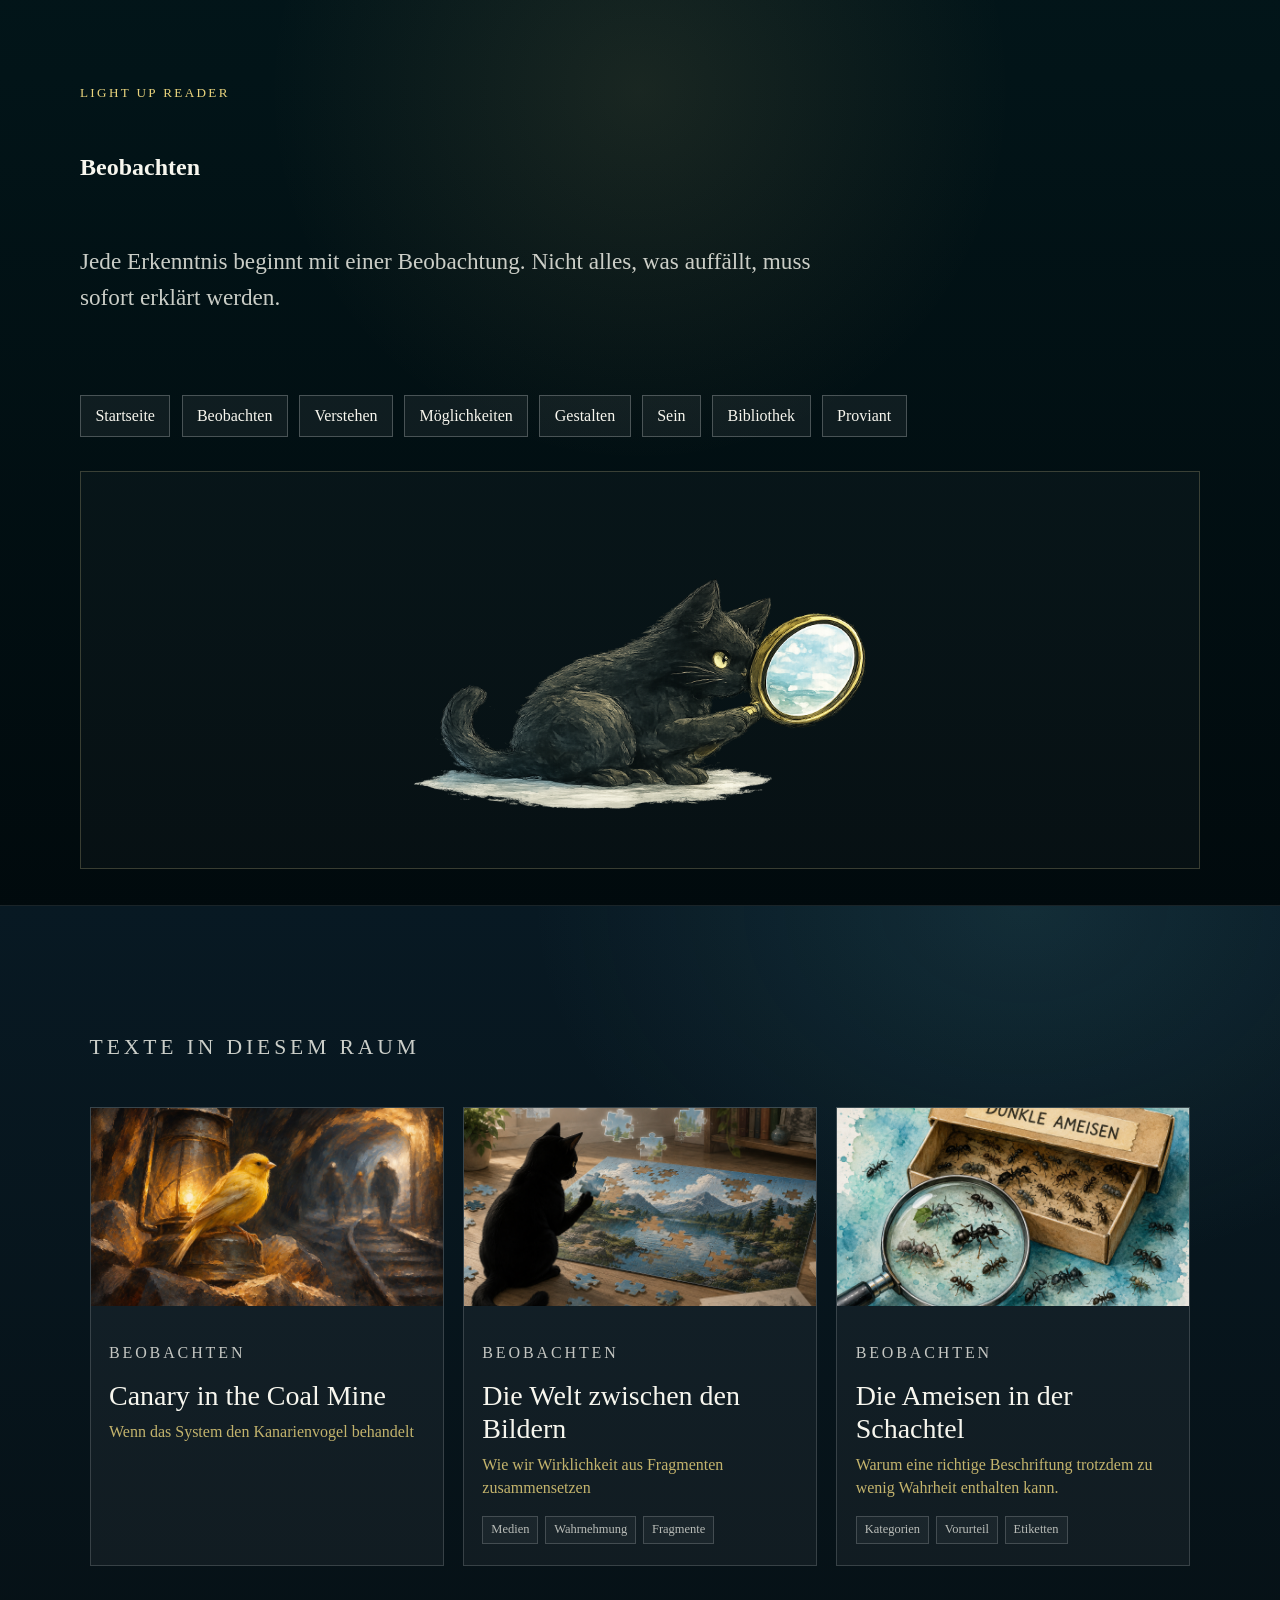
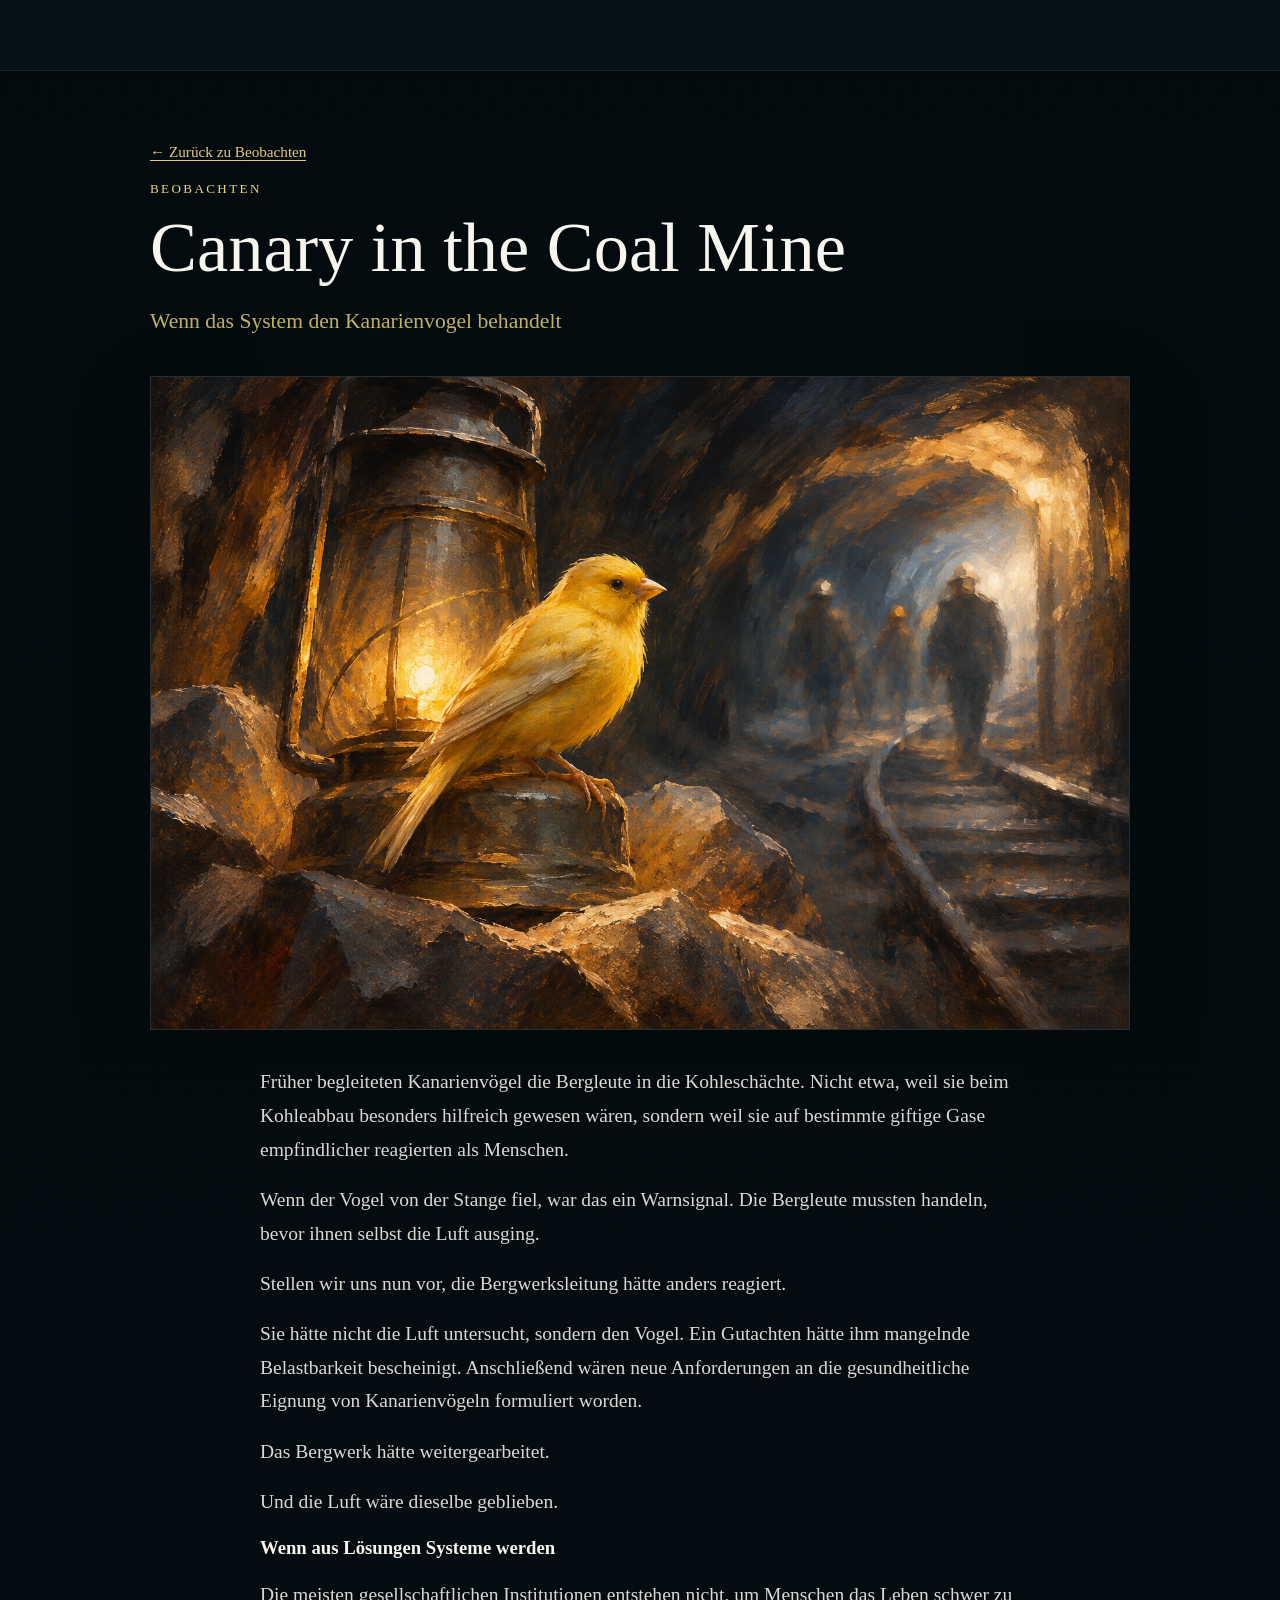
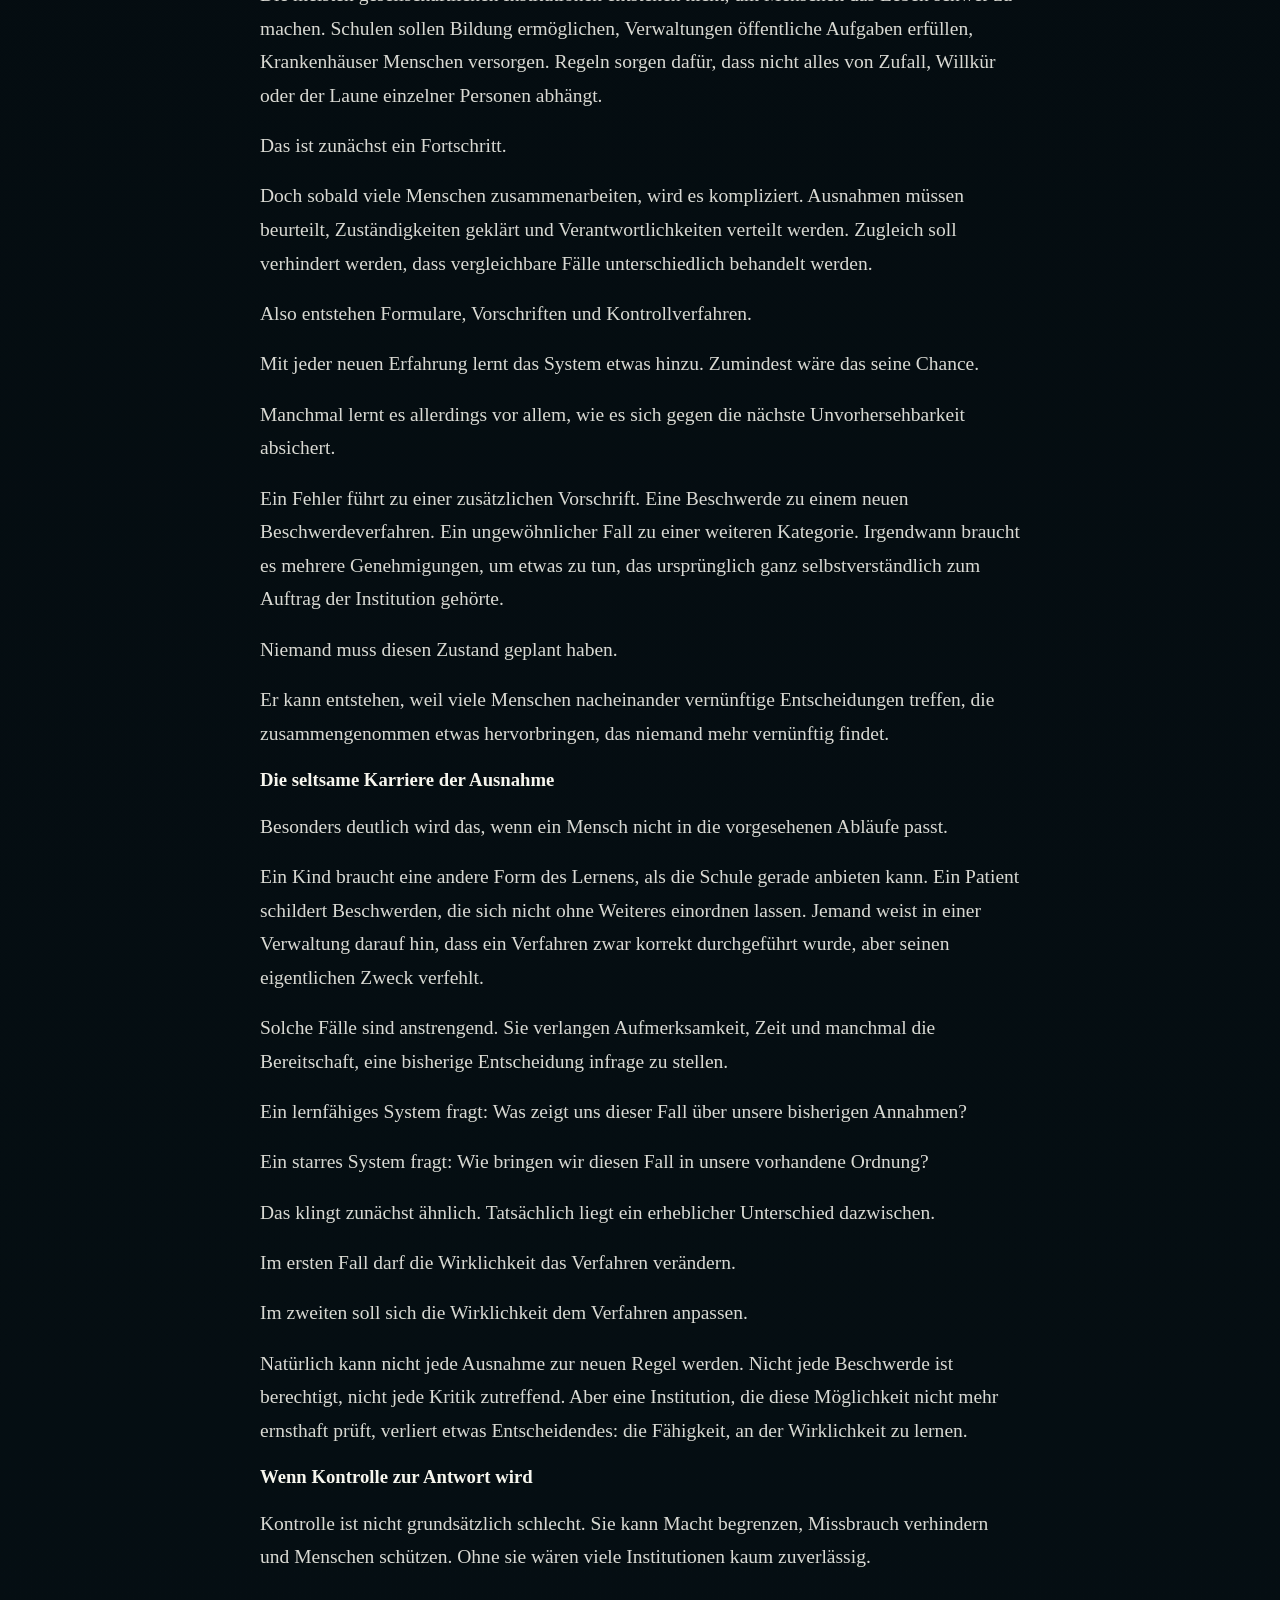
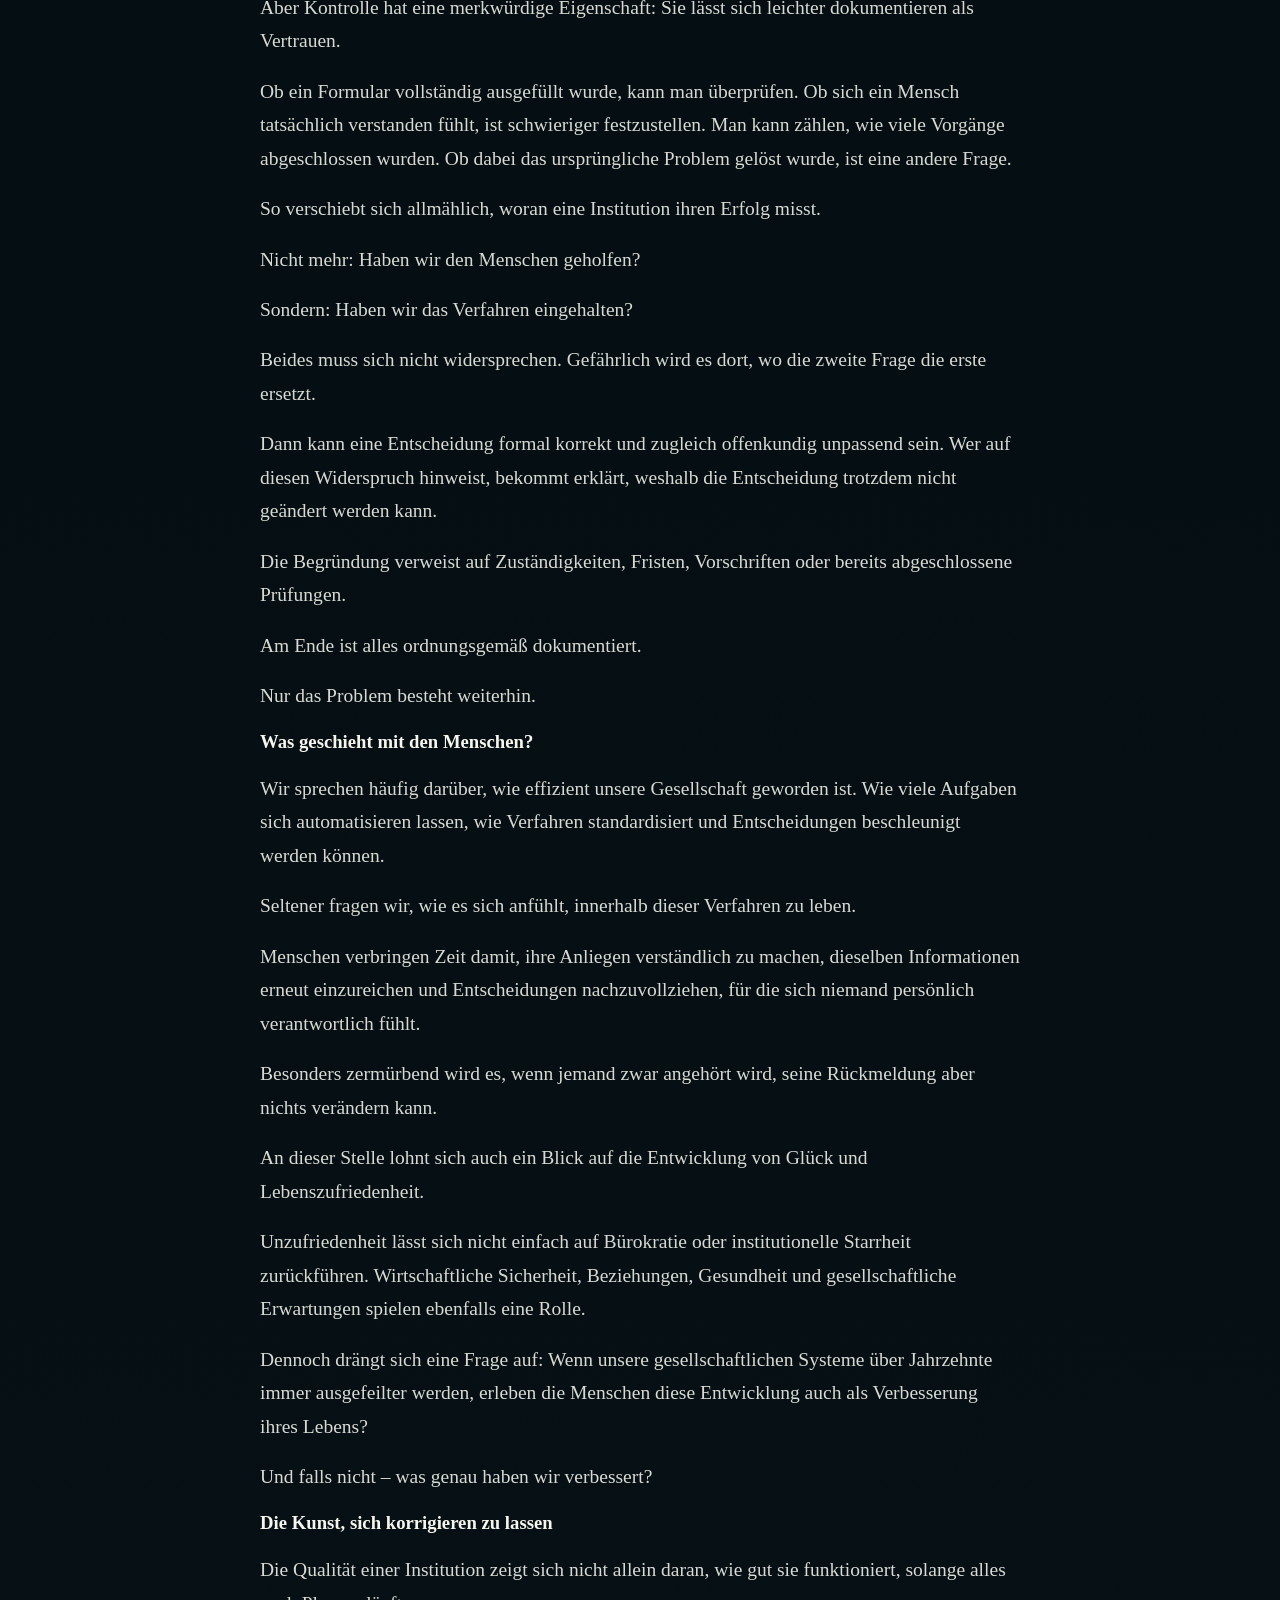
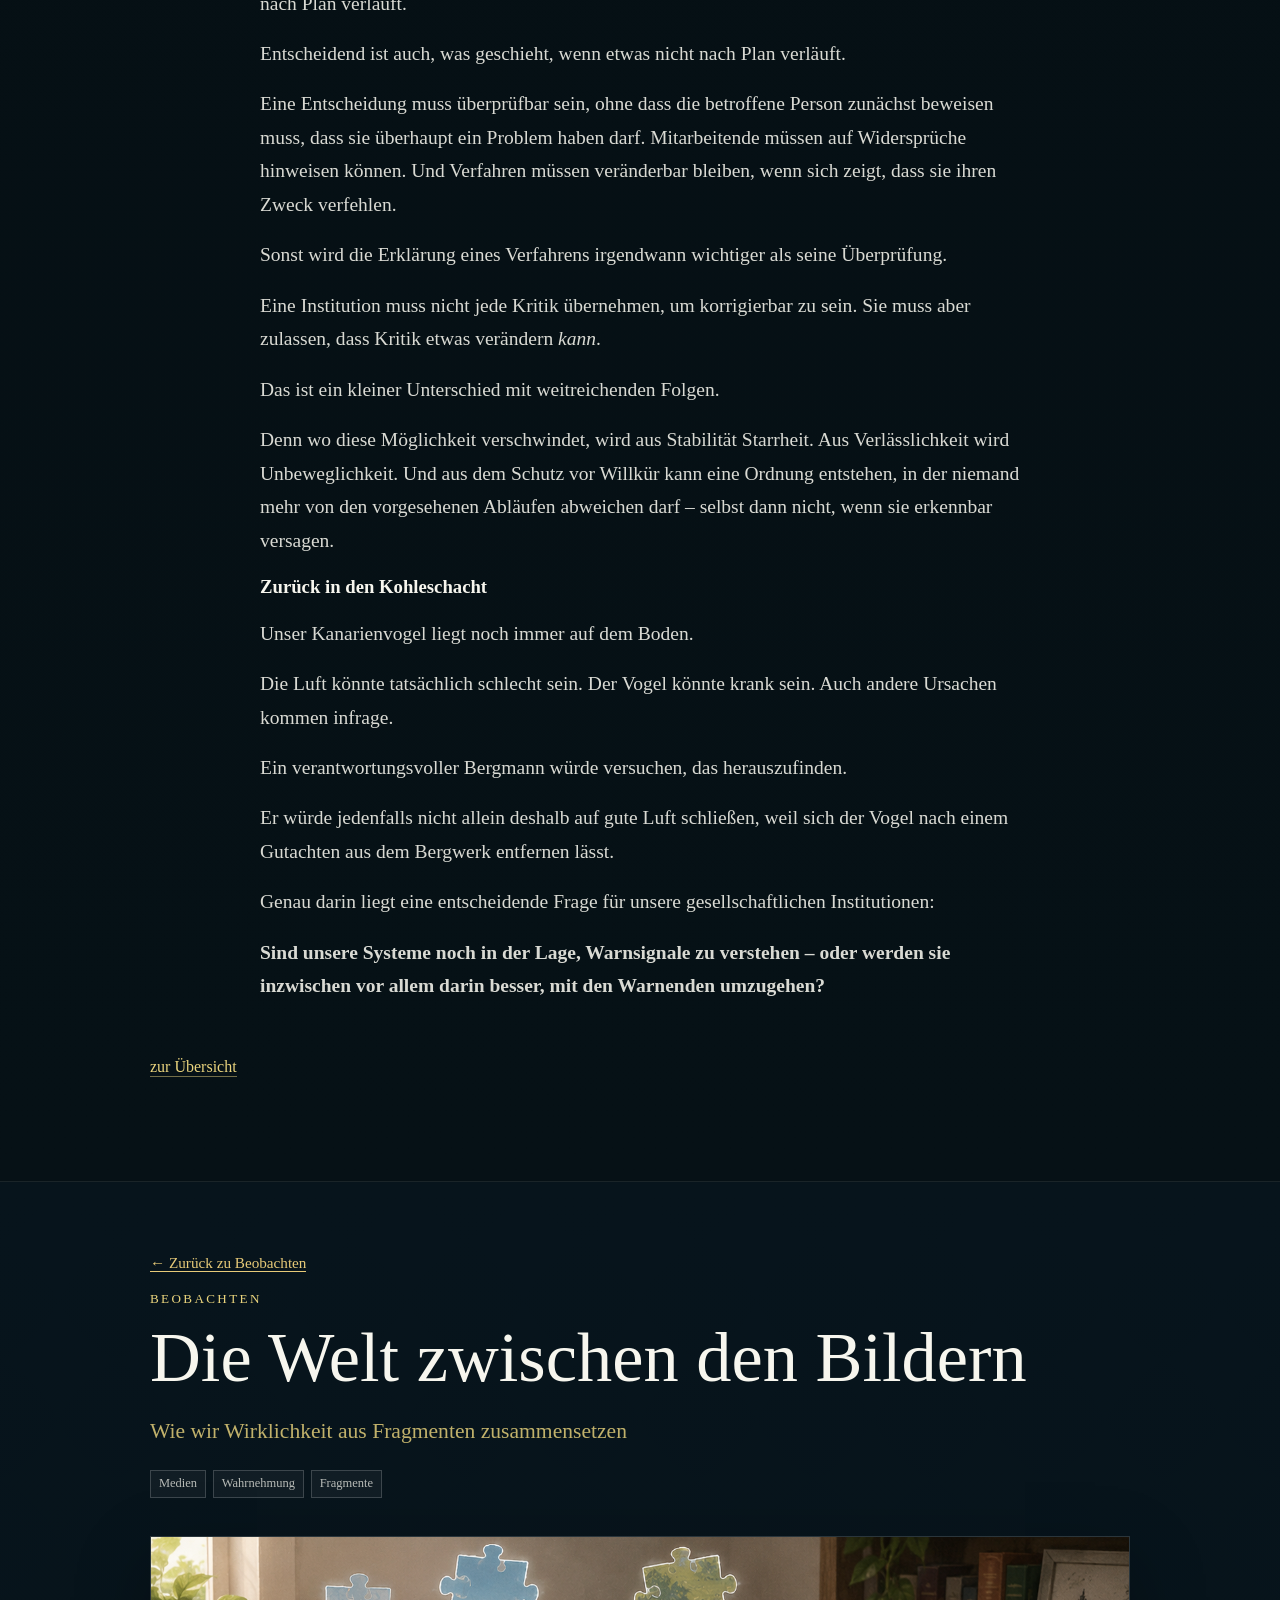
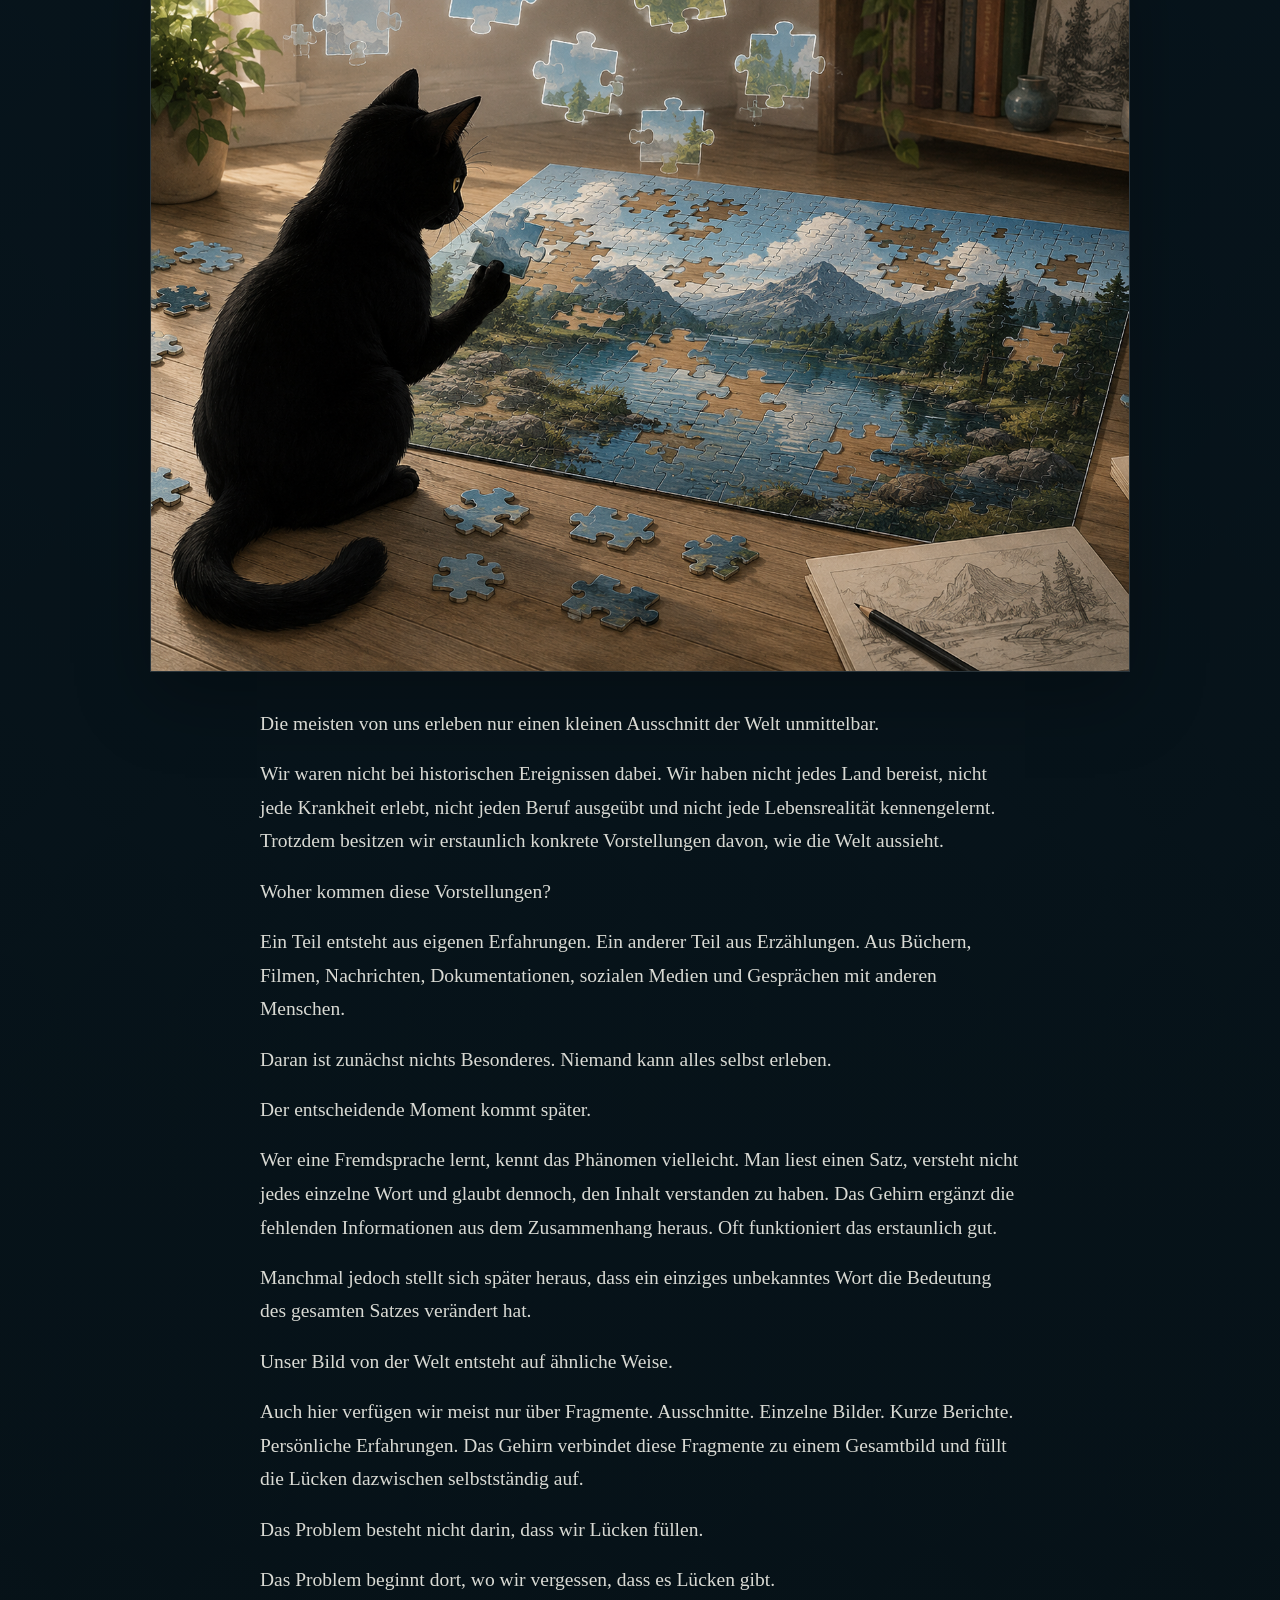
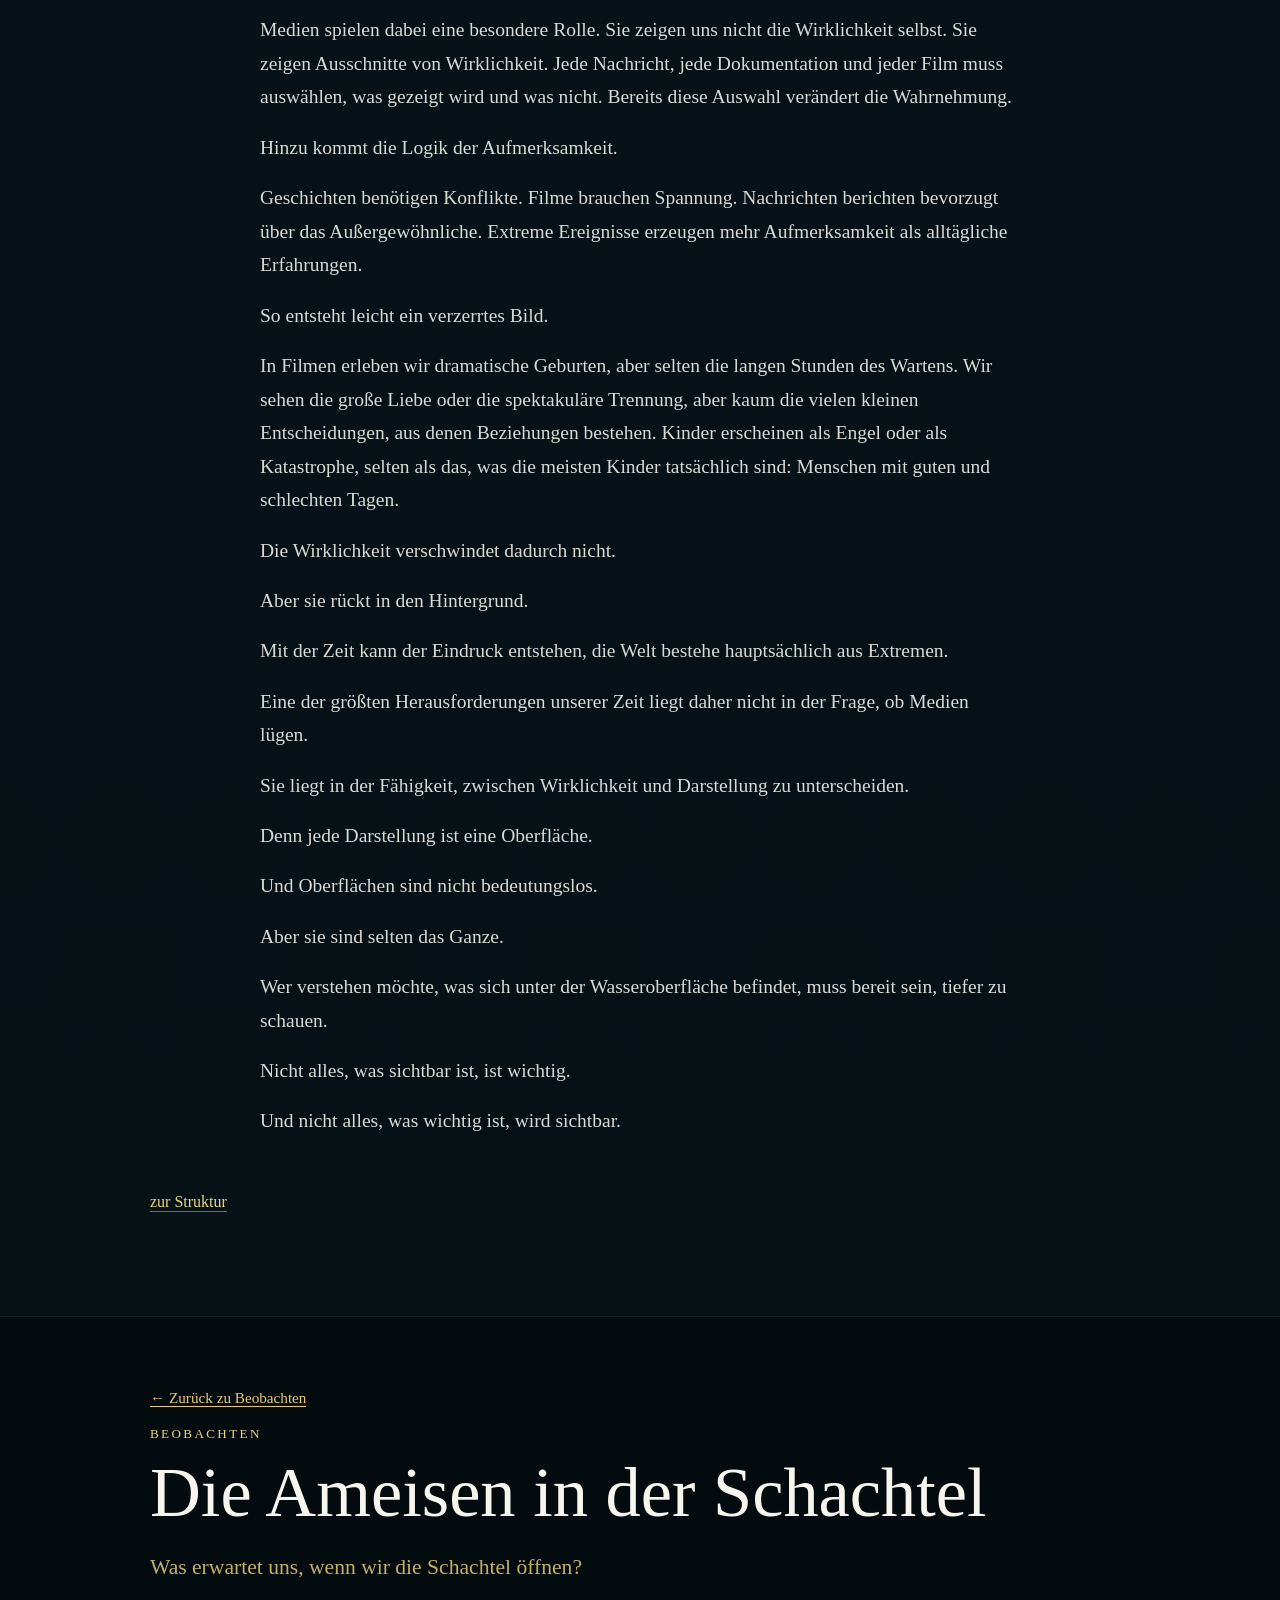
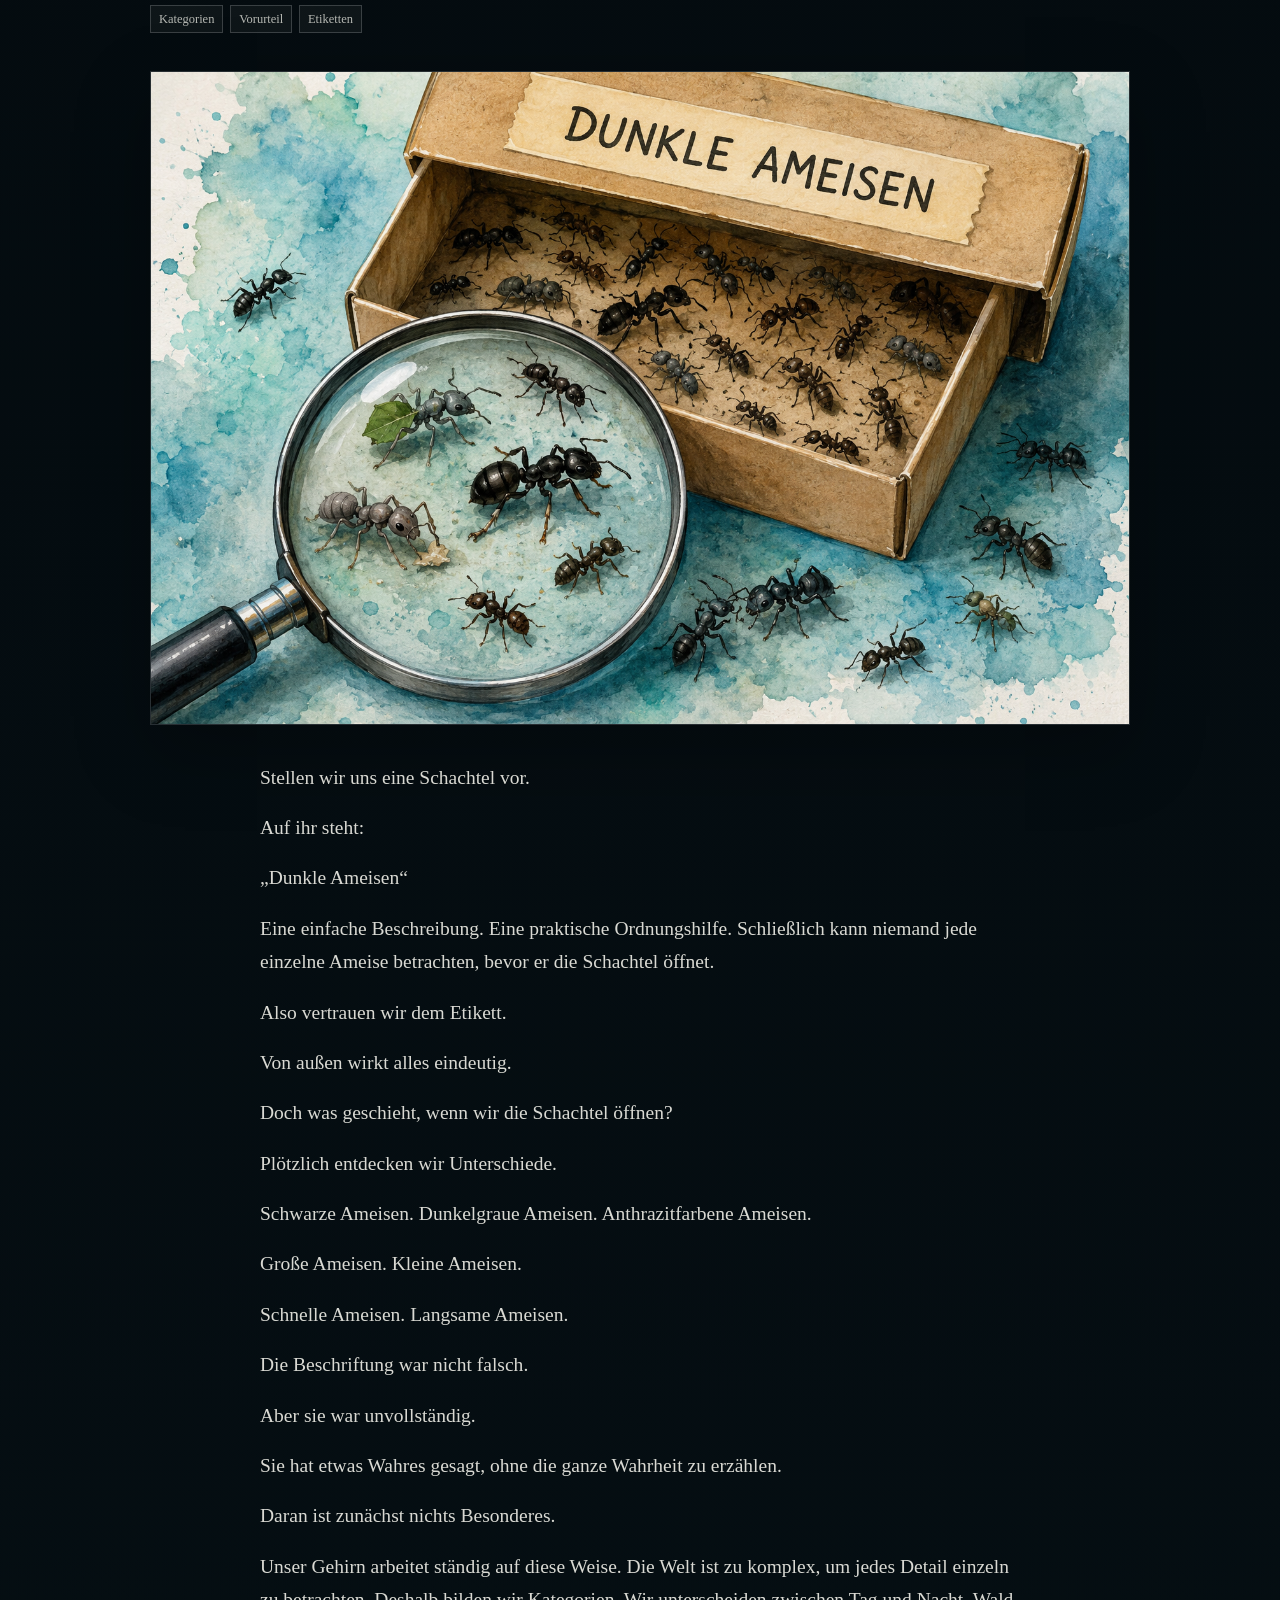
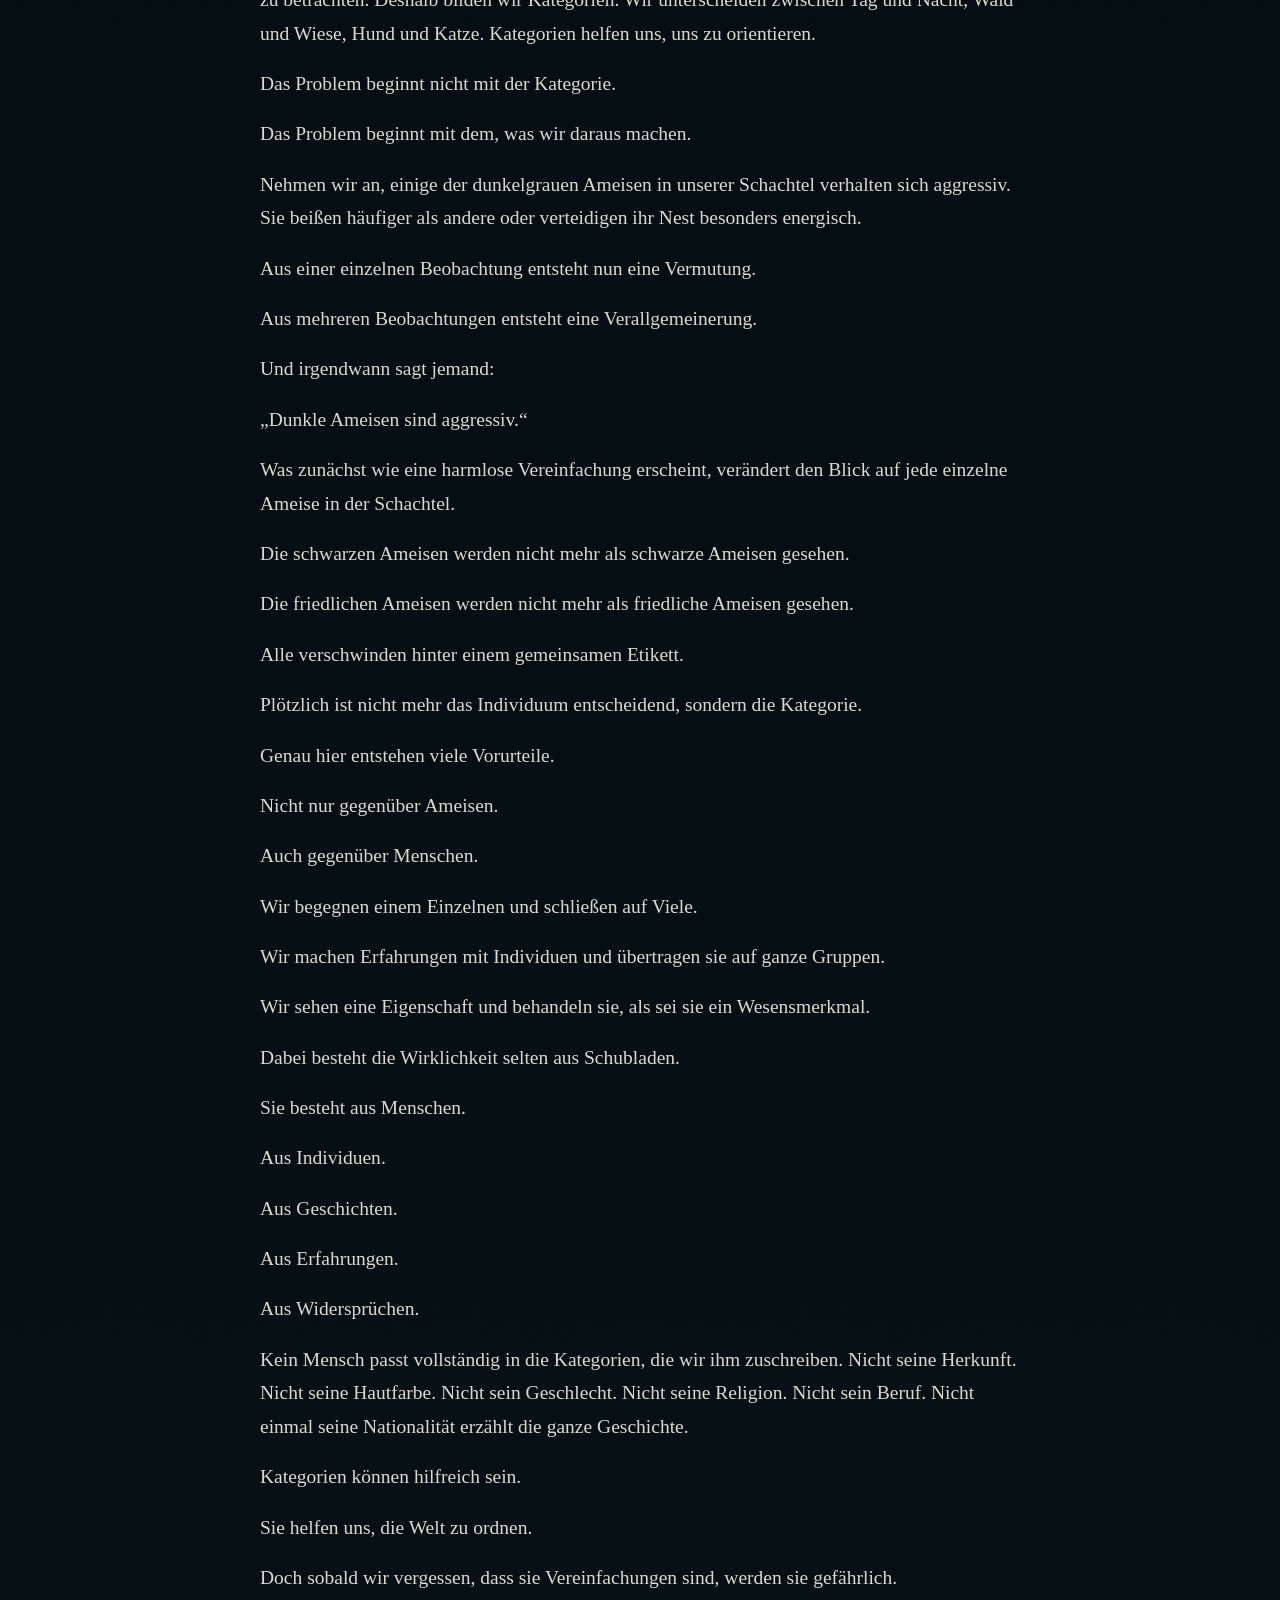
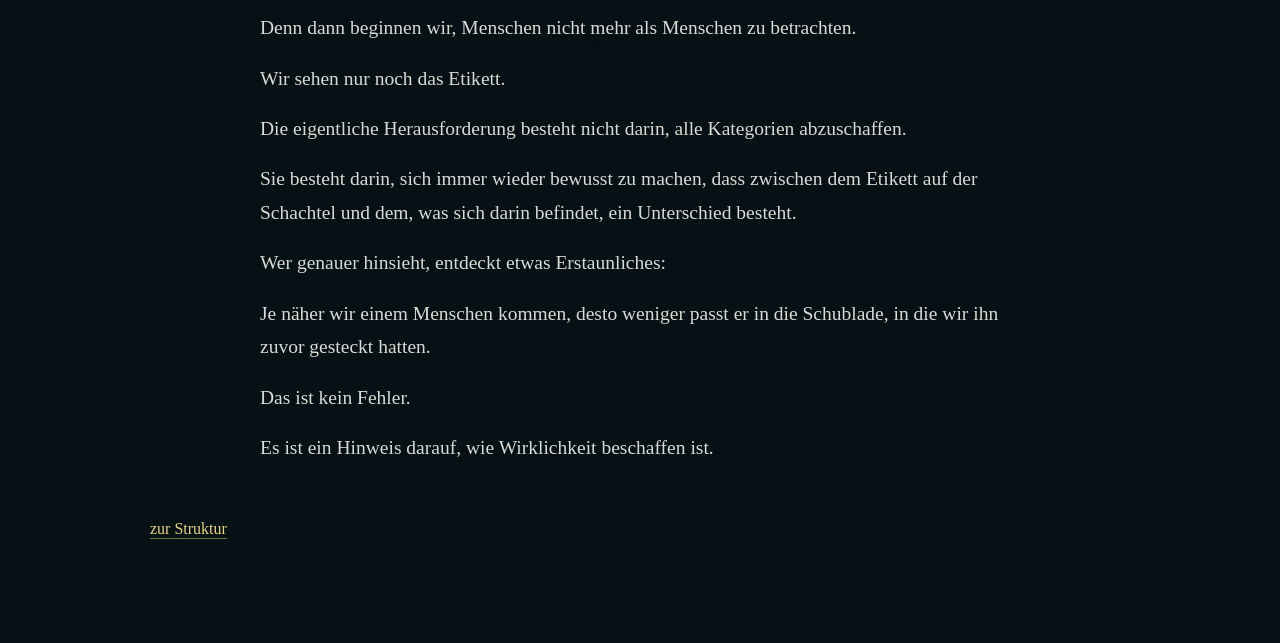
<file: beobachten.html>
<!DOCTYPE html>

<html lang="de"><head><meta charset="utf-8"/><meta content="width=device-width, initial-scale=1" name="viewport"/><title>Beobachten | Wahrnehmung, Medien und Kategorien – Light up Reader</title><link href="assets/style.css" rel="stylesheet"/><meta content="Essays über Wahrnehmung, Medien, Kategorien und Wirklichkeit. Der Bereich »Beobachten« von Light up Reader lädt dazu ein, genauer hinzusehen." name="description"/><meta content="index,follow" name="robots"/><link href="https://carolinethongsan.de/beobachten.html" rel="canonical"/><meta content="article" property="og:type"/><meta content="Beobachten | Light up Reader" property="og:title"/><meta content="Essays über Wahrnehmung, Medien, Kategorien und Wirklichkeit. Der Bereich »Beobachten« von Light up Reader lädt dazu ein, genauer hinzusehen." property="og:description"/><meta content="https://carolinethongsan.de/beobachten.html" property="og:url"/><meta content="https://carolinethongsan.de/assets/welt-zwischen-bildern.png" property="og:image"/><meta content="de_DE" property="og:locale"/><meta content="Light up Reader" property="og:site_name"/><meta content="summary_large_image" name="twitter:card"/><meta content="Beobachten | Light up Reader" name="twitter:title"/><meta content="Essays über Wahrnehmung, Medien, Kategorien und Wirklichkeit. Der Bereich »Beobachten« von Light up Reader lädt dazu ein, genauer hinzusehen." name="twitter:description"/><meta content="https://carolinethongsan.de/assets/welt-zwischen-bildern.png" name="twitter:image"/><meta content="Caroline Thongsan" name="author"/><meta content="#061116" name="theme-color"/><script type="application/ld+json">{
  "@context": "https://schema.org",
  "@type": "CollectionPage",
  "name": "Beobachten",
  "url": "https://carolinethongsan.de/beobachten.html",
  "isPartOf": {
    "@type": "WebSite",
    "name": "Light up Reader",
    "url": "https://carolinethongsan.de/"
  },
  "author": {
    "@type": "Person",
    "name": "Caroline Thongsan"
  },
  "about": [
    "Wahrnehmung",
    "Medien",
    "Kategorien",
    "Wirklichkeit",
    "Erkenntnis"
  ],
  "description": "Essays über Wahrnehmung, Medien, Kategorien und Wirklichkeit. Der Bereich »Beobachten« von Light up Reader lädt dazu ein, genauer hinzusehen."
}</script></head><body><main><section class="category-page category-beobachten"><div class="map-inner category-header"><p class="eyebrow">Light up Reader</p><h1>Beobachten</h1><p class="lead">Jede Erkenntnis beginnt mit einer Beobachtung. Nicht alles, was auffällt, muss sofort erklärt werden.</p><nav aria-label="Navigation" class="section-nav"><a href="index.html#reise">Startseite</a><a href="beobachten.html">Beobachten</a><a href="verstehen.html">Verstehen</a><a href="moeglichkeiten.html">Möglichkeiten</a><a href="gestalten.html">Gestalten</a><a href="sein.html">Sein</a><a href="bibliothek.html">Bibliothek</a><a href="proviant.html">Proviant</a></nav><figure class="category-cat"><img alt="Akira begleitet den Bereich Beobachten" src="assets/cat-beobachten.png"/></figure></div></section><section class="content-map"><div class="map-inner"><p class="eyebrow">Texte in diesem Raum</p><div class="article-grid"><article class="article-card canary-card">
<a class="article-card-link" href="beobachten.html#wenn-das-system-den-kanarienvogel-behandelt">
<div class="article-card-image"><img alt="Ölgemälde: Ein gelber Kanarienvogel sitzt neben einer Grubenlampe; im Hintergrund stehen Bergleute im dunklen Kohleschacht." src="assets/canary-in-the-coal-mine.png"/></div>
<div class="article-card-body">
<p class="eyebrow">Beobachten</p>
<h3>Canary in the Coal Mine</h3>
<p class="card-subtitle">Wenn das System den Kanarienvogel behandelt</p>
</div>
</a>
</article>
<article class="article-card">
<a class="article-card-link" href="beobachten.html#die-welt-zwischen-den-bildern">
<div class="article-card-image"><img alt="Akira betrachtet ein unvollständiges Puzzle einer Bergsee-Landschaft" src="assets/welt-zwischen-bildern.png"/></div>
<div class="article-card-body">
<p class="eyebrow">Beobachten</p>
<h3>Die Welt zwischen den Bildern</h3>
<p class="card-subtitle">Wie wir Wirklichkeit aus Fragmenten zusammensetzen</p>
<div class="mini-tags"><span>Medien</span><span>Wahrnehmung</span><span>Fragmente</span></div>
</div>
</a>
</article><article class="article-card">
<a class="article-card-link" href="beobachten.html#die-ameisen-in-der-schachtel">
<div class="article-card-image"><img alt="Eine geöffnete Schachtel mit der Aufschrift Dunkle Ameisen und einer Lupe" src="assets/ameisen-schachtel.png"/></div>
<div class="article-card-body">
<p class="eyebrow">Beobachten</p>
<h3>Die Ameisen in der Schachtel</h3>
<p class="card-subtitle">Warum eine richtige Beschriftung trotzdem zu wenig Wahrheit enthalten kann.</p>
<div class="mini-tags"><span>Kategorien</span><span>Vorurteil</span><span>Etiketten</span></div>
</div>
</a>
</article></div></div></section><article class="essay" id="wenn-das-system-den-kanarienvogel-behandelt">
<div class="essay-inner"><p class="backlink"><a href="beobachten.html">← Zurück zu Beobachten</a></p>
<header class="essay-header">
<p class="eyebrow">Beobachten</p>
<h2>Canary in the Coal Mine</h2>
<p class="article-subtitle">Wenn das System den Kanarienvogel behandelt</p>
</header>
<figure class="article-hero-image"><img alt="Ölgemälde: Ein gelber Kanarienvogel sitzt neben einer Grubenlampe; im Hintergrund stehen Bergleute im dunklen Kohleschacht." src="assets/canary-in-the-coal-mine.png"/></figure>
<div class="essay-text">
<p>Früher begleiteten Kanarienvögel die Bergleute in die Kohleschächte. Nicht etwa, weil sie beim Kohleabbau besonders hilfreich gewesen wären, sondern weil sie auf bestimmte giftige Gase empfindlicher reagierten als Menschen.</p>
<p>Wenn der Vogel von der Stange fiel, war das ein Warnsignal. Die Bergleute mussten handeln, bevor ihnen selbst die Luft ausging.</p>
<p>Stellen wir uns nun vor, die Bergwerksleitung hätte anders reagiert.</p>
<p>Sie hätte nicht die Luft untersucht, sondern den Vogel. Ein Gutachten hätte ihm mangelnde Belastbarkeit bescheinigt. Anschließend wären neue Anforderungen an die gesundheitliche Eignung von Kanarienvögeln formuliert worden.</p>
<p>Das Bergwerk hätte weitergearbeitet.</p>
<p>Und die Luft wäre dieselbe geblieben.</p>
<h3>Wenn aus Lösungen Systeme werden</h3>
<p>Die meisten gesellschaftlichen Institutionen entstehen nicht, um Menschen das Leben schwer zu machen. Schulen sollen Bildung ermöglichen, Verwaltungen öffentliche Aufgaben erfüllen, Krankenhäuser Menschen versorgen. Regeln sorgen dafür, dass nicht alles von Zufall, Willkür oder der Laune einzelner Personen abhängt.</p>
<p>Das ist zunächst ein Fortschritt.</p>
<p>Doch sobald viele Menschen zusammenarbeiten, wird es kompliziert. Ausnahmen müssen beurteilt, Zuständigkeiten geklärt und Verantwortlichkeiten verteilt werden. Zugleich soll verhindert werden, dass vergleichbare Fälle unterschiedlich behandelt werden.</p>
<p>Also entstehen Formulare, Vorschriften und Kontrollverfahren.</p>
<p>Mit jeder neuen Erfahrung lernt das System etwas hinzu. Zumindest wäre das seine Chance.</p>
<p>Manchmal lernt es allerdings vor allem, wie es sich gegen die nächste Unvorhersehbarkeit absichert.</p>
<p>Ein Fehler führt zu einer zusätzlichen Vorschrift. Eine Beschwerde zu einem neuen Beschwerdeverfahren. Ein ungewöhnlicher Fall zu einer weiteren Kategorie. Irgendwann braucht es mehrere Genehmigungen, um etwas zu tun, das ursprünglich ganz selbstverständlich zum Auftrag der Institution gehörte.</p>
<p>Niemand muss diesen Zustand geplant haben.</p>
<p>Er kann entstehen, weil viele Menschen nacheinander vernünftige Entscheidungen treffen, die zusammengenommen etwas hervorbringen, das niemand mehr vernünftig findet.</p>
<h3>Die seltsame Karriere der Ausnahme</h3>
<p>Besonders deutlich wird das, wenn ein Mensch nicht in die vorgesehenen Abläufe passt.</p>
<p>Ein Kind braucht eine andere Form des Lernens, als die Schule gerade anbieten kann. Ein Patient schildert Beschwerden, die sich nicht ohne Weiteres einordnen lassen. Jemand weist in einer Verwaltung darauf hin, dass ein Verfahren zwar korrekt durchgeführt wurde, aber seinen eigentlichen Zweck verfehlt.</p>
<p>Solche Fälle sind anstrengend. Sie verlangen Aufmerksamkeit, Zeit und manchmal die Bereitschaft, eine bisherige Entscheidung infrage zu stellen.</p>
<p>Ein lernfähiges System fragt: Was zeigt uns dieser Fall über unsere bisherigen Annahmen?</p>
<p>Ein starres System fragt: Wie bringen wir diesen Fall in unsere vorhandene Ordnung?</p>
<p>Das klingt zunächst ähnlich. Tatsächlich liegt ein erheblicher Unterschied dazwischen.</p>
<p>Im ersten Fall darf die Wirklichkeit das Verfahren verändern.</p>
<p>Im zweiten soll sich die Wirklichkeit dem Verfahren anpassen.</p>
<p>Natürlich kann nicht jede Ausnahme zur neuen Regel werden. Nicht jede Beschwerde ist berechtigt, nicht jede Kritik zutreffend. Aber eine Institution, die diese Möglichkeit nicht mehr ernsthaft prüft, verliert etwas Entscheidendes: die Fähigkeit, an der Wirklichkeit zu lernen.</p>
<h3>Wenn Kontrolle zur Antwort wird</h3>
<p>Kontrolle ist nicht grundsätzlich schlecht. Sie kann Macht begrenzen, Missbrauch verhindern und Menschen schützen. Ohne sie wären viele Institutionen kaum zuverlässig.</p>
<p>Aber Kontrolle hat eine merkwürdige Eigenschaft: Sie lässt sich leichter dokumentieren als Vertrauen.</p>
<p>Ob ein Formular vollständig ausgefüllt wurde, kann man überprüfen. Ob sich ein Mensch tatsächlich verstanden fühlt, ist schwieriger festzustellen. Man kann zählen, wie viele Vorgänge abgeschlossen wurden. Ob dabei das ursprüngliche Problem gelöst wurde, ist eine andere Frage.</p>
<p>So verschiebt sich allmählich, woran eine Institution ihren Erfolg misst.</p>
<p>Nicht mehr: Haben wir den Menschen geholfen?</p>
<p>Sondern: Haben wir das Verfahren eingehalten?</p>
<p>Beides muss sich nicht widersprechen. Gefährlich wird es dort, wo die zweite Frage die erste ersetzt.</p>
<p>Dann kann eine Entscheidung formal korrekt und zugleich offenkundig unpassend sein. Wer auf diesen Widerspruch hinweist, bekommt erklärt, weshalb die Entscheidung trotzdem nicht geändert werden kann.</p>
<p>Die Begründung verweist auf Zuständigkeiten, Fristen, Vorschriften oder bereits abgeschlossene Prüfungen.</p>
<p>Am Ende ist alles ordnungsgemäß dokumentiert.</p>
<p>Nur das Problem besteht weiterhin.</p>
<h3>Was geschieht mit den Menschen?</h3>
<p>Wir sprechen häufig darüber, wie effizient unsere Gesellschaft geworden ist. Wie viele Aufgaben sich automatisieren lassen, wie Verfahren standardisiert und Entscheidungen beschleunigt werden können.</p>
<p>Seltener fragen wir, wie es sich anfühlt, innerhalb dieser Verfahren zu leben.</p>
<p>Menschen verbringen Zeit damit, ihre Anliegen verständlich zu machen, dieselben Informationen erneut einzureichen und Entscheidungen nachzuvollziehen, für die sich niemand persönlich verantwortlich fühlt.</p>
<p>Besonders zermürbend wird es, wenn jemand zwar angehört wird, seine Rückmeldung aber nichts verändern kann.</p>
<p>An dieser Stelle lohnt sich auch ein Blick auf die Entwicklung von Glück und Lebenszufriedenheit.</p>
<p>Unzufriedenheit lässt sich nicht einfach auf Bürokratie oder institutionelle Starrheit zurückführen. Wirtschaftliche Sicherheit, Beziehungen, Gesundheit und gesellschaftliche Erwartungen spielen ebenfalls eine Rolle.</p>
<p>Dennoch drängt sich eine Frage auf: Wenn unsere gesellschaftlichen Systeme über Jahrzehnte immer ausgefeilter werden, erleben die Menschen diese Entwicklung auch als Verbesserung ihres Lebens?</p>
<p>Und falls nicht – was genau haben wir verbessert?</p>
<h3>Die Kunst, sich korrigieren zu lassen</h3>
<p>Die Qualität einer Institution zeigt sich nicht allein daran, wie gut sie funktioniert, solange alles nach Plan verläuft.</p>
<p>Entscheidend ist auch, was geschieht, wenn etwas nicht nach Plan verläuft.</p>
<p>Eine Entscheidung muss überprüfbar sein, ohne dass die betroffene Person zunächst beweisen muss, dass sie überhaupt ein Problem haben darf. Mitarbeitende müssen auf Widersprüche hinweisen können. Und Verfahren müssen veränderbar bleiben, wenn sich zeigt, dass sie ihren Zweck verfehlen.</p>
<p>Sonst wird die Erklärung eines Verfahrens irgendwann wichtiger als seine Überprüfung.</p>
<p>Eine Institution muss nicht jede Kritik übernehmen, um korrigierbar zu sein. Sie muss aber zulassen, dass Kritik etwas verändern <em>kann</em>.</p>
<p>Das ist ein kleiner Unterschied mit weitreichenden Folgen.</p>
<p>Denn wo diese Möglichkeit verschwindet, wird aus Stabilität Starrheit. Aus Verlässlichkeit wird Unbeweglichkeit. Und aus dem Schutz vor Willkür kann eine Ordnung entstehen, in der niemand mehr von den vorgesehenen Abläufen abweichen darf – selbst dann nicht, wenn sie erkennbar versagen.</p>
<h3>Zurück in den Kohleschacht</h3>
<p>Unser Kanarienvogel liegt noch immer auf dem Boden.</p>
<p>Die Luft könnte tatsächlich schlecht sein. Der Vogel könnte krank sein. Auch andere Ursachen kommen infrage.</p>
<p>Ein verantwortungsvoller Bergmann würde versuchen, das herauszufinden.</p>
<p>Er würde jedenfalls nicht allein deshalb auf gute Luft schließen, weil sich der Vogel nach einem Gutachten aus dem Bergwerk entfernen lässt.</p>
<p>Genau darin liegt eine entscheidende Frage für unsere gesellschaftlichen Institutionen:</p>
<p><strong>Sind unsere Systeme noch in der Lage, Warnsignale zu verstehen – oder werden sie inzwischen vor allem darin besser, mit den Warnenden umzugehen?</strong></p>
</div>
<a class="back-link" href="beobachten.html">zur Übersicht</a>
</div>
</article>
<article class="essay" id="die-welt-zwischen-den-bildern">
<div class="essay-inner"><p class="backlink"><a href="beobachten.html">← Zurück zu Beobachten</a></p>
<header class="essay-header">
<p class="eyebrow">Beobachten</p>
<h2>Die Welt zwischen den Bildern</h2>
<p class="article-subtitle">Wie wir Wirklichkeit aus Fragmenten zusammensetzen</p>
<div class="mini-tags"><span>Medien</span><span>Wahrnehmung</span><span>Fragmente</span></div>
</header>
<figure class="article-hero-image"><img alt="Akira betrachtet ein unvollständiges Puzzle einer Bergsee-Landschaft" src="assets/welt-zwischen-bildern.png"/></figure>
<div class="essay-text">
<p>Die meisten von uns erleben nur einen kleinen Ausschnitt der Welt unmittelbar.</p>
<p>Wir waren nicht bei historischen Ereignissen dabei. Wir haben nicht jedes Land bereist, nicht jede Krankheit erlebt, nicht jeden Beruf ausgeübt und nicht jede Lebensrealität kennengelernt. Trotzdem besitzen wir erstaunlich konkrete Vorstellungen davon, wie die Welt aussieht.</p>
<p>Woher kommen diese Vorstellungen?</p>
<p>Ein Teil entsteht aus eigenen Erfahrungen. Ein anderer Teil aus Erzählungen. Aus Büchern, Filmen, Nachrichten, Dokumentationen, sozialen Medien und Gesprächen mit anderen Menschen.</p>
<p>Daran ist zunächst nichts Besonderes. Niemand kann alles selbst erleben.</p>
<p>Der entscheidende Moment kommt später.</p>
<p>Wer eine Fremdsprache lernt, kennt das Phänomen vielleicht. Man liest einen Satz, versteht nicht jedes einzelne Wort und glaubt dennoch, den Inhalt verstanden zu haben. Das Gehirn ergänzt die fehlenden Informationen aus dem Zusammenhang heraus. Oft funktioniert das erstaunlich gut.</p>
<p>Manchmal jedoch stellt sich später heraus, dass ein einziges unbekanntes Wort die Bedeutung des gesamten Satzes verändert hat.</p>
<p>Unser Bild von der Welt entsteht auf ähnliche Weise.</p>
<p>Auch hier verfügen wir meist nur über Fragmente. Ausschnitte. Einzelne Bilder. Kurze Berichte. Persönliche Erfahrungen. Das Gehirn verbindet diese Fragmente zu einem Gesamtbild und füllt die Lücken dazwischen selbstständig auf.</p>
<p>Das Problem besteht nicht darin, dass wir Lücken füllen.</p>
<p>Das Problem beginnt dort, wo wir vergessen, dass es Lücken gibt.</p>
<p>Medien spielen dabei eine besondere Rolle. Sie zeigen uns nicht die Wirklichkeit selbst. Sie zeigen Ausschnitte von Wirklichkeit. Jede Nachricht, jede Dokumentation und jeder Film muss auswählen, was gezeigt wird und was nicht. Bereits diese Auswahl verändert die Wahrnehmung.</p>
<p>Hinzu kommt die Logik der Aufmerksamkeit.</p>
<p>Geschichten benötigen Konflikte. Filme brauchen Spannung. Nachrichten berichten bevorzugt über das Außergewöhnliche. Extreme Ereignisse erzeugen mehr Aufmerksamkeit als alltägliche Erfahrungen.</p>
<p>So entsteht leicht ein verzerrtes Bild.</p>
<p>In Filmen erleben wir dramatische Geburten, aber selten die langen Stunden des Wartens. Wir sehen die große Liebe oder die spektakuläre Trennung, aber kaum die vielen kleinen Entscheidungen, aus denen Beziehungen bestehen. Kinder erscheinen als Engel oder als Katastrophe, selten als das, was die meisten Kinder tatsächlich sind: Menschen mit guten und schlechten Tagen.</p>
<p>Die Wirklichkeit verschwindet dadurch nicht.</p>
<p>Aber sie rückt in den Hintergrund.</p>
<p>Mit der Zeit kann der Eindruck entstehen, die Welt bestehe hauptsächlich aus Extremen.</p>
<p>Eine der größten Herausforderungen unserer Zeit liegt daher nicht in der Frage, ob Medien lügen.</p>
<p>Sie liegt in der Fähigkeit, zwischen Wirklichkeit und Darstellung zu unterscheiden.</p>
<p>Denn jede Darstellung ist eine Oberfläche.</p>
<p>Und Oberflächen sind nicht bedeutungslos.</p>
<p>Aber sie sind selten das Ganze.</p>
<p>Wer verstehen möchte, was sich unter der Wasseroberfläche befindet, muss bereit sein, tiefer zu schauen.</p>
<p>Nicht alles, was sichtbar ist, ist wichtig.</p>
<p>Und nicht alles, was wichtig ist, wird sichtbar.</p>
</div>
<a class="back-link" href="#reise">zur Struktur</a>
</div>
</article><article class="essay" id="die-ameisen-in-der-schachtel">
<div class="essay-inner"><p class="backlink"><a href="beobachten.html">← Zurück zu Beobachten</a></p>
<header class="essay-header">
<p class="eyebrow">Beobachten</p>
<h2>Die Ameisen in der Schachtel</h2>
<p class="article-subtitle">Was erwartet uns, wenn wir die Schachtel öffnen?</p>
<div class="mini-tags"><span>Kategorien</span><span>Vorurteil</span><span>Etiketten</span></div>
</header>
<figure class="article-hero-image"><img alt="Eine geöffnete Schachtel mit der Aufschrift Dunkle Ameisen und einer Lupe" src="assets/ameisen-schachtel.png"/></figure>
<div class="essay-text">
<p>Stellen wir uns eine Schachtel vor.</p>
<p>Auf ihr steht:</p>
<p>„Dunkle Ameisen“</p>
<p>Eine einfache Beschreibung. Eine praktische Ordnungshilfe. Schließlich kann niemand jede einzelne Ameise betrachten, bevor er die Schachtel öffnet.</p>
<p>Also vertrauen wir dem Etikett.</p>
<p>Von außen wirkt alles eindeutig.</p>
<p>Doch was geschieht, wenn wir die Schachtel öffnen?</p>
<p>Plötzlich entdecken wir Unterschiede.</p>
<p>Schwarze Ameisen.
Dunkelgraue Ameisen.
Anthrazitfarbene Ameisen.</p>
<p>Große Ameisen.
Kleine Ameisen.</p>
<p>Schnelle Ameisen.
Langsame Ameisen.</p>
<p>Die Beschriftung war nicht falsch.</p>
<p>Aber sie war unvollständig.</p>
<p>Sie hat etwas Wahres gesagt, ohne die ganze Wahrheit zu erzählen.</p>
<p>Daran ist zunächst nichts Besonderes.</p>
<p>Unser Gehirn arbeitet ständig auf diese Weise. Die Welt ist zu komplex, um jedes Detail einzeln zu betrachten. Deshalb bilden wir Kategorien. Wir unterscheiden zwischen Tag und Nacht, Wald und Wiese, Hund und Katze. Kategorien helfen uns, uns zu orientieren.</p>
<p>Das Problem beginnt nicht mit der Kategorie.</p>
<p>Das Problem beginnt mit dem, was wir daraus machen.</p>
<p>Nehmen wir an, einige der dunkelgrauen Ameisen in unserer Schachtel verhalten sich aggressiv. Sie beißen häufiger als andere oder verteidigen ihr Nest besonders energisch.</p>
<p>Aus einer einzelnen Beobachtung entsteht nun eine Vermutung.</p>
<p>Aus mehreren Beobachtungen entsteht eine Verallgemeinerung.</p>
<p>Und irgendwann sagt jemand:</p>
<p>„Dunkle Ameisen sind aggressiv.“</p>
<p>Was zunächst wie eine harmlose Vereinfachung erscheint, verändert den Blick auf jede einzelne Ameise in der Schachtel.</p>
<p>Die schwarzen Ameisen werden nicht mehr als schwarze Ameisen gesehen.</p>
<p>Die friedlichen Ameisen werden nicht mehr als friedliche Ameisen gesehen.</p>
<p>Alle verschwinden hinter einem gemeinsamen Etikett.</p>
<p>Plötzlich ist nicht mehr das Individuum entscheidend, sondern die Kategorie.</p>
<p>Genau hier entstehen viele Vorurteile.</p>
<p>Nicht nur gegenüber Ameisen.</p>
<p>Auch gegenüber Menschen.</p>
<p>Wir begegnen einem Einzelnen und schließen auf Viele.</p>
<p>Wir machen Erfahrungen mit Individuen und übertragen sie auf ganze Gruppen.</p>
<p>Wir sehen eine Eigenschaft und behandeln sie, als sei sie ein Wesensmerkmal.</p>
<p>Dabei besteht die Wirklichkeit selten aus Schubladen.</p>
<p>Sie besteht aus Menschen.</p>
<p>Aus Individuen.</p>
<p>Aus Geschichten.</p>
<p>Aus Erfahrungen.</p>
<p>Aus Widersprüchen.</p>
<p>Kein Mensch passt vollständig in die Kategorien, die wir ihm zuschreiben. Nicht seine Herkunft. Nicht seine Hautfarbe. Nicht sein Geschlecht. Nicht seine Religion. Nicht sein Beruf. Nicht einmal seine Nationalität erzählt die ganze Geschichte.</p>
<p>Kategorien können hilfreich sein.</p>
<p>Sie helfen uns, die Welt zu ordnen.</p>
<p>Doch sobald wir vergessen, dass sie Vereinfachungen sind, werden sie gefährlich.</p>
<p>Denn dann beginnen wir, Menschen nicht mehr als Menschen zu betrachten.</p>
<p>Wir sehen nur noch das Etikett.</p>
<p>Die eigentliche Herausforderung besteht nicht darin, alle Kategorien abzuschaffen.</p>
<p>Sie besteht darin, sich immer wieder bewusst zu machen, dass zwischen dem Etikett auf der Schachtel und dem, was sich darin befindet, ein Unterschied besteht.</p>
<p>Wer genauer hinsieht, entdeckt etwas Erstaunliches:</p>
<p>Je näher wir einem Menschen kommen, desto weniger passt er in die Schublade, in die wir ihn zuvor gesteckt hatten.</p>
<p>Das ist kein Fehler.</p>
<p>Es ist ein Hinweis darauf, wie Wirklichkeit beschaffen ist.</p>
</div>
<a class="back-link" href="#reise">zur Struktur</a>
</div>
</article></main></body></html>
</file>
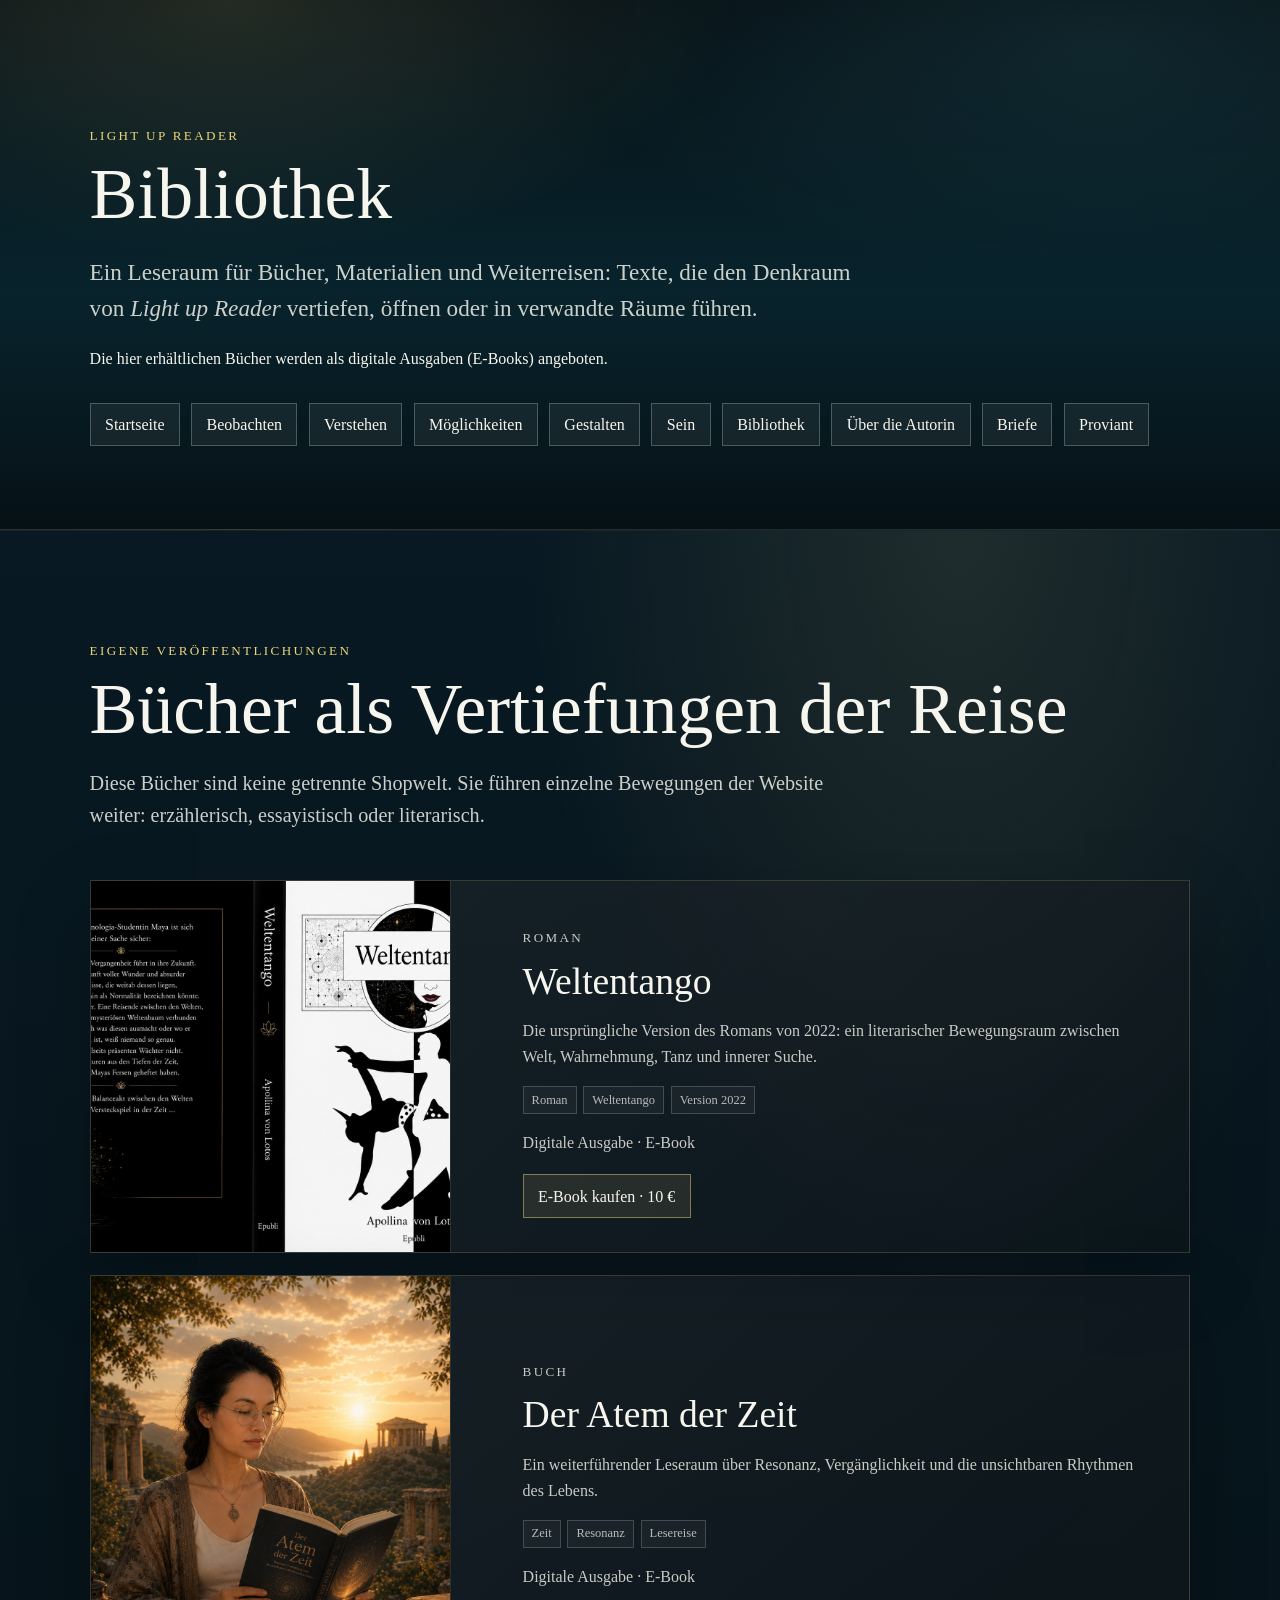
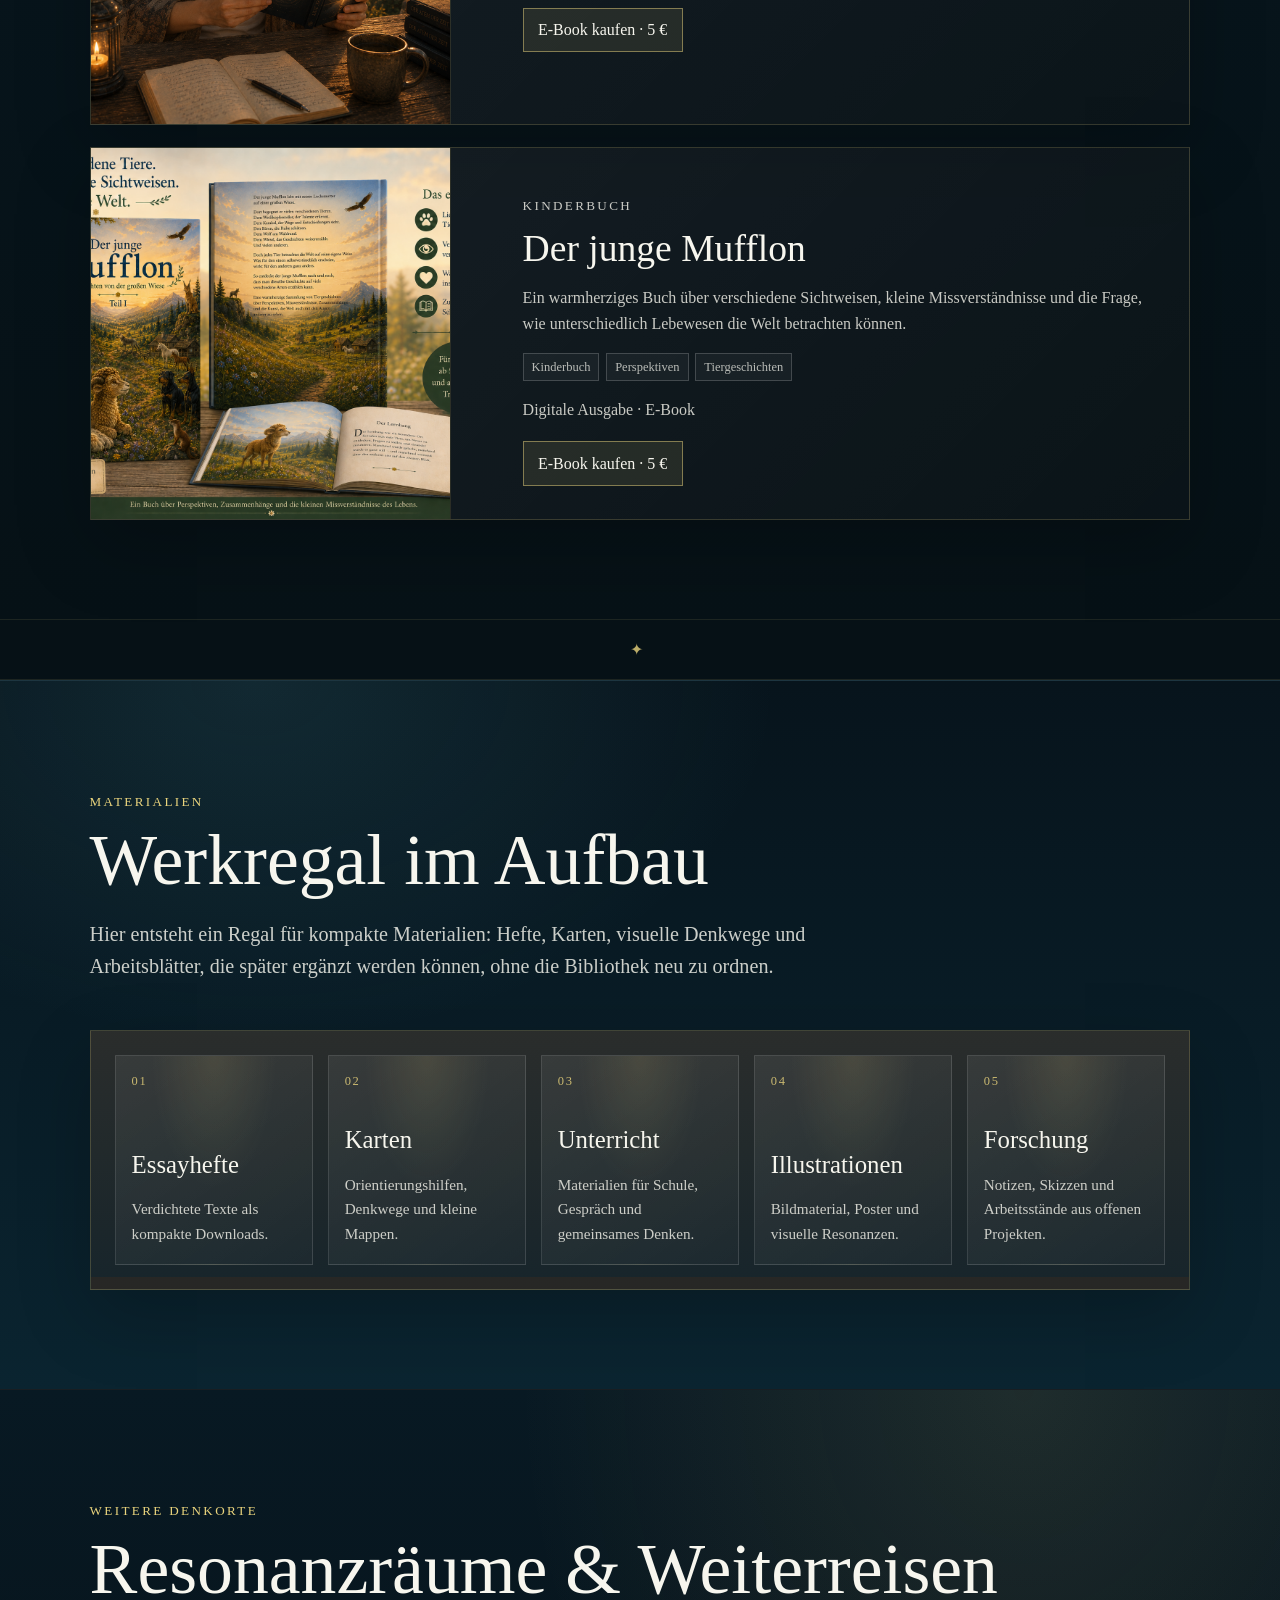
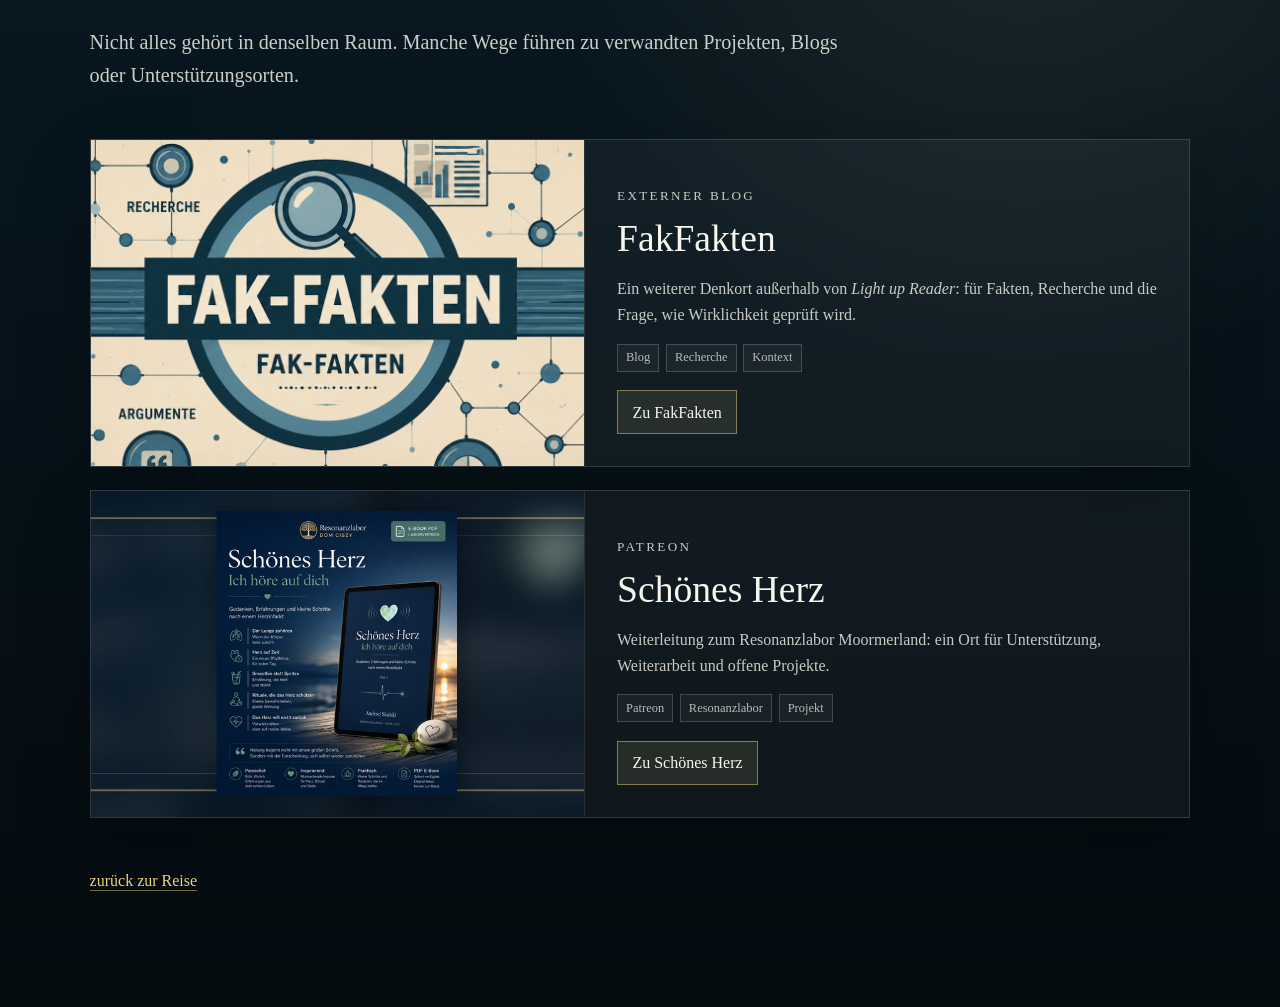
<file: bibliothek.html>
<!DOCTYPE html>
<html lang="de">
<head>
<meta charset="utf-8"/>
<meta content="width=device-width, initial-scale=1" name="viewport"/>
<title>Bibliothek – Light up Reader</title>
<script type="text/javascript" src="https://payhip.com/payhip.js"></script>
<link href="assets/style.css" rel="stylesheet"/>
</head>
<body>
<main>

<section class="library-hero">
  <div class="map-inner library-hero-inner">
    <p class="eyebrow">Light up Reader</p>
    <h1>Bibliothek</h1>
    <p class="lead">Ein Leseraum für Bücher, Materialien und Weiterreisen: Texte, die den Denkraum von <em>Light up Reader</em> vertiefen, öffnen oder in verwandte Räume führen.</p>
    <p>Die hier erhältlichen Bücher werden als digitale Ausgaben (E-Books) angeboten.</p>
    <nav aria-label="Navigation" class="section-nav">
      <a href="index.html#reise">Startseite</a>
      <a href="beobachten.html">Beobachten</a>
      <a href="verstehen.html">Verstehen</a>
      <a href="moeglichkeiten.html">Möglichkeiten</a>
      <a href="gestalten.html">Gestalten</a>
      <a href="sein.html">Sein</a>
      <a href="bibliothek.html">Bibliothek</a>
      <a href="ueber-die-autorin.html">Über die Autorin</a>
      <a href="index.html#briefe">Briefe</a>
      <a href="proviant.html">Proviant</a>
    </nav>
  </div>
</section>

<section class="library-books-section">
  <div class="map-inner">
    <p class="eyebrow">Eigene Veröffentlichungen</p>
    <h2>Bücher als Vertiefungen der Reise</h2>
    <p class="bookshop-lead">Diese Bücher sind keine getrennte Shopwelt. Sie führen einzelne Bewegungen der Website weiter: erzählerisch, essayistisch oder literarisch.</p>

    <div class="library-book-shelf">
      <article class="library-book-panel">
        <figure class="library-book-cover">
          <img alt="Cover und Buchansicht: Weltentango – Version von 2022" src="assets/weltentango-werbung.png"/>
        </figure>
        <div class="library-book-copy">
          <p class="eyebrow">Roman</p>
          <h3>Weltentango</h3>
          <p>Die ursprüngliche Version des Romans von 2022: ein literarischer Bewegungsraum zwischen Welt, Wahrnehmung, Tanz und innerer Suche.</p>
          <div class="mini-tags"><span>Roman</span><span>Weltentango</span><span>Version 2022</span></div>
          <p>Digitale Ausgabe · E-Book</p>
          <div class="book-actions">
            <a href="https://payhip.com/b/v8wD5" class="payhip-buy-button book-button primary" data-theme="grey" data-product="v8wD5">E-Book kaufen · 10 €</a>
          </div>
        </div>
      </article>

      <article class="library-book-panel">
        <figure class="library-book-cover">
          <img alt="Werbegrafik: Der Atem der Zeit" src="assets/atem-der-zeit-werbung.png"/>
        </figure>
        <div class="library-book-copy">
          <p class="eyebrow">Buch</p>
          <h3>Der Atem der Zeit</h3>
          <p>Ein weiterführender Leseraum über Resonanz, Vergänglichkeit und die unsichtbaren Rhythmen des Lebens.</p>
          <div class="mini-tags"><span>Zeit</span><span>Resonanz</span><span>Lesereise</span></div>
          <p>Digitale Ausgabe · E-Book</p>
          <div class="book-actions">
            <a href="https://payhip.com/b/FYWmD" class="payhip-buy-button book-button primary" data-theme="grey" data-product="FYWmD">E-Book kaufen · 5 €</a>
          </div>
        </div>
      </article>

      <article class="library-book-panel">
        <figure class="library-book-cover">
          <img alt="Werbegrafik: Der junge Mufflon – Geschichten von der großen Wiese" src="assets/mufflon-buch-werbung.png"/>
        </figure>
        <div class="library-book-copy">
          <p class="eyebrow">Kinderbuch</p>
          <h3>Der junge Mufflon</h3>
          <p>Ein warmherziges Buch über verschiedene Sichtweisen, kleine Missverständnisse und die Frage, wie unterschiedlich Lebewesen die Welt betrachten können.</p>
          <div class="mini-tags"><span>Kinderbuch</span><span>Perspektiven</span><span>Tiergeschichten</span></div>
          <p>Digitale Ausgabe · E-Book</p>
          <div class="book-actions">
            <a href="https://payhip.com/b/dn0rT" class="payhip-buy-button book-button primary" data-theme="grey" data-product="dn0rT">E-Book kaufen · 5 €</a>
          </div>
        </div>
      </article>
    </div>
  </div>
</section>

<section class="library-divider" aria-hidden="true">
  <span>✦</span>
</section>

<section class="library-materials-section">
  <div class="map-inner">
    <p class="eyebrow">Materialien</p>
    <h2>Werkregal im Aufbau</h2>
    <p class="bookshop-lead">Hier entsteht ein Regal für kompakte Materialien: Hefte, Karten, visuelle Denkwege und Arbeitsblätter, die später ergänzt werden können, ohne die Bibliothek neu zu ordnen.</p>

    <div class="library-shelf">
      <article class="shelf-item"><span>01</span><strong>Essayhefte</strong><p>Verdichtete Texte als kompakte Downloads.</p></article>
      <article class="shelf-item"><span>02</span><strong>Karten</strong><p>Orientierungshilfen, Denkwege und kleine Mappen.</p></article>
      <article class="shelf-item"><span>03</span><strong>Unterricht</strong><p>Materialien für Schule, Gespräch und gemeinsames Denken.</p></article>
      <article class="shelf-item"><span>04</span><strong>Illustrationen</strong><p>Bildmaterial, Poster und visuelle Resonanzen.</p></article>
      <article class="shelf-item"><span>05</span><strong>Forschung</strong><p>Notizen, Skizzen und Arbeitsstände aus offenen Projekten.</p></article>
    </div>
  </div>
</section>

<section class="library-recommendations-section">
  <div class="map-inner">
    <p class="eyebrow">Weitere Denkorte</p>
    <h2>Resonanzräume &amp; Weiterreisen</h2>
    <p class="bookshop-lead">Nicht alles gehört in denselben Raum. Manche Wege führen zu verwandten Projekten, Blogs oder Unterstützungsorten.</p>

    <div class="resonance-grid">
      <article class="resonance-card">
        <figure class="resonance-banner">
          <img alt="FakFakten – Titelbild" src="assets/fak-fakten-cover.png"/>
        </figure>
        <div class="resonance-copy">
          <p class="eyebrow">Externer Blog</p>
          <h3>FakFakten</h3>
          <p>Ein weiterer Denkort außerhalb von <em>Light up Reader</em>: für Fakten, Recherche und die Frage, wie Wirklichkeit geprüft wird.</p>
          <div class="mini-tags"><span>Blog</span><span>Recherche</span><span>Kontext</span></div>
          <div class="book-actions"><a class="book-button primary" href="https://fak-fakten.blog" rel="noopener" target="_blank">Zu FakFakten</a></div>
        </div>
      </article>

      <article class="resonance-card">
        <figure class="resonance-banner">
          <img alt="Schönes Herz – Resonanzlabor Moormerland" src="assets/schoenes-herz-banner.png"/>
        </figure>
        <div class="resonance-copy">
          <p class="eyebrow">Patreon</p>
          <h3>Schönes Herz</h3>
          <p>Weiterleitung zum Resonanzlabor Moormerland: ein Ort für Unterstützung, Weiterarbeit und offene Projekte.</p>
          <div class="mini-tags"><span>Patreon</span><span>Resonanzlabor</span><span>Projekt</span></div>
          <div class="book-actions"><a class="book-button primary" href="https://www.patreon.com/cw/DomCiszy_ResonanzlaborMoormerland" rel="noopener" target="_blank">Zu Schönes Herz</a></div>
        </div>
      </article>
    </div>

    <p><a class="back-link" href="index.html#reise">zurück zur Reise</a></p>
  </div>
</section>

</main>
</body>
</html>
</file>
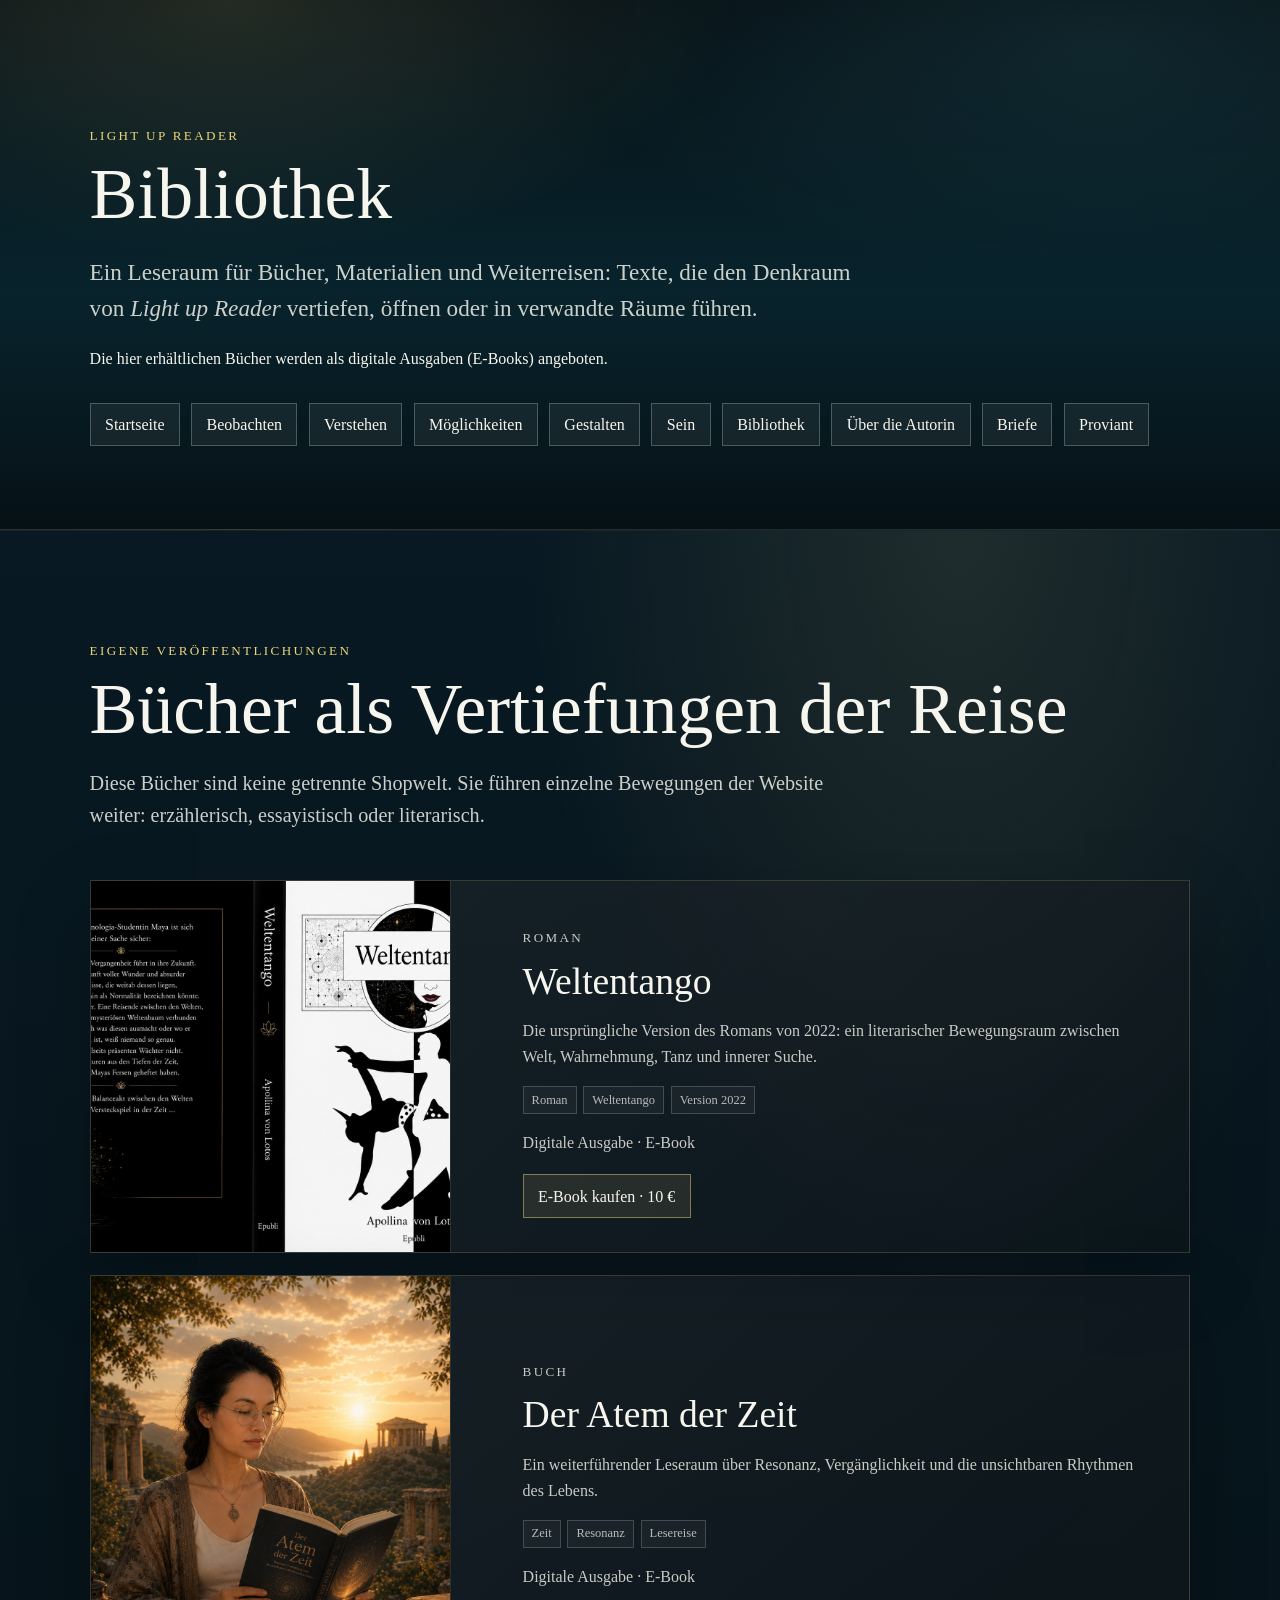
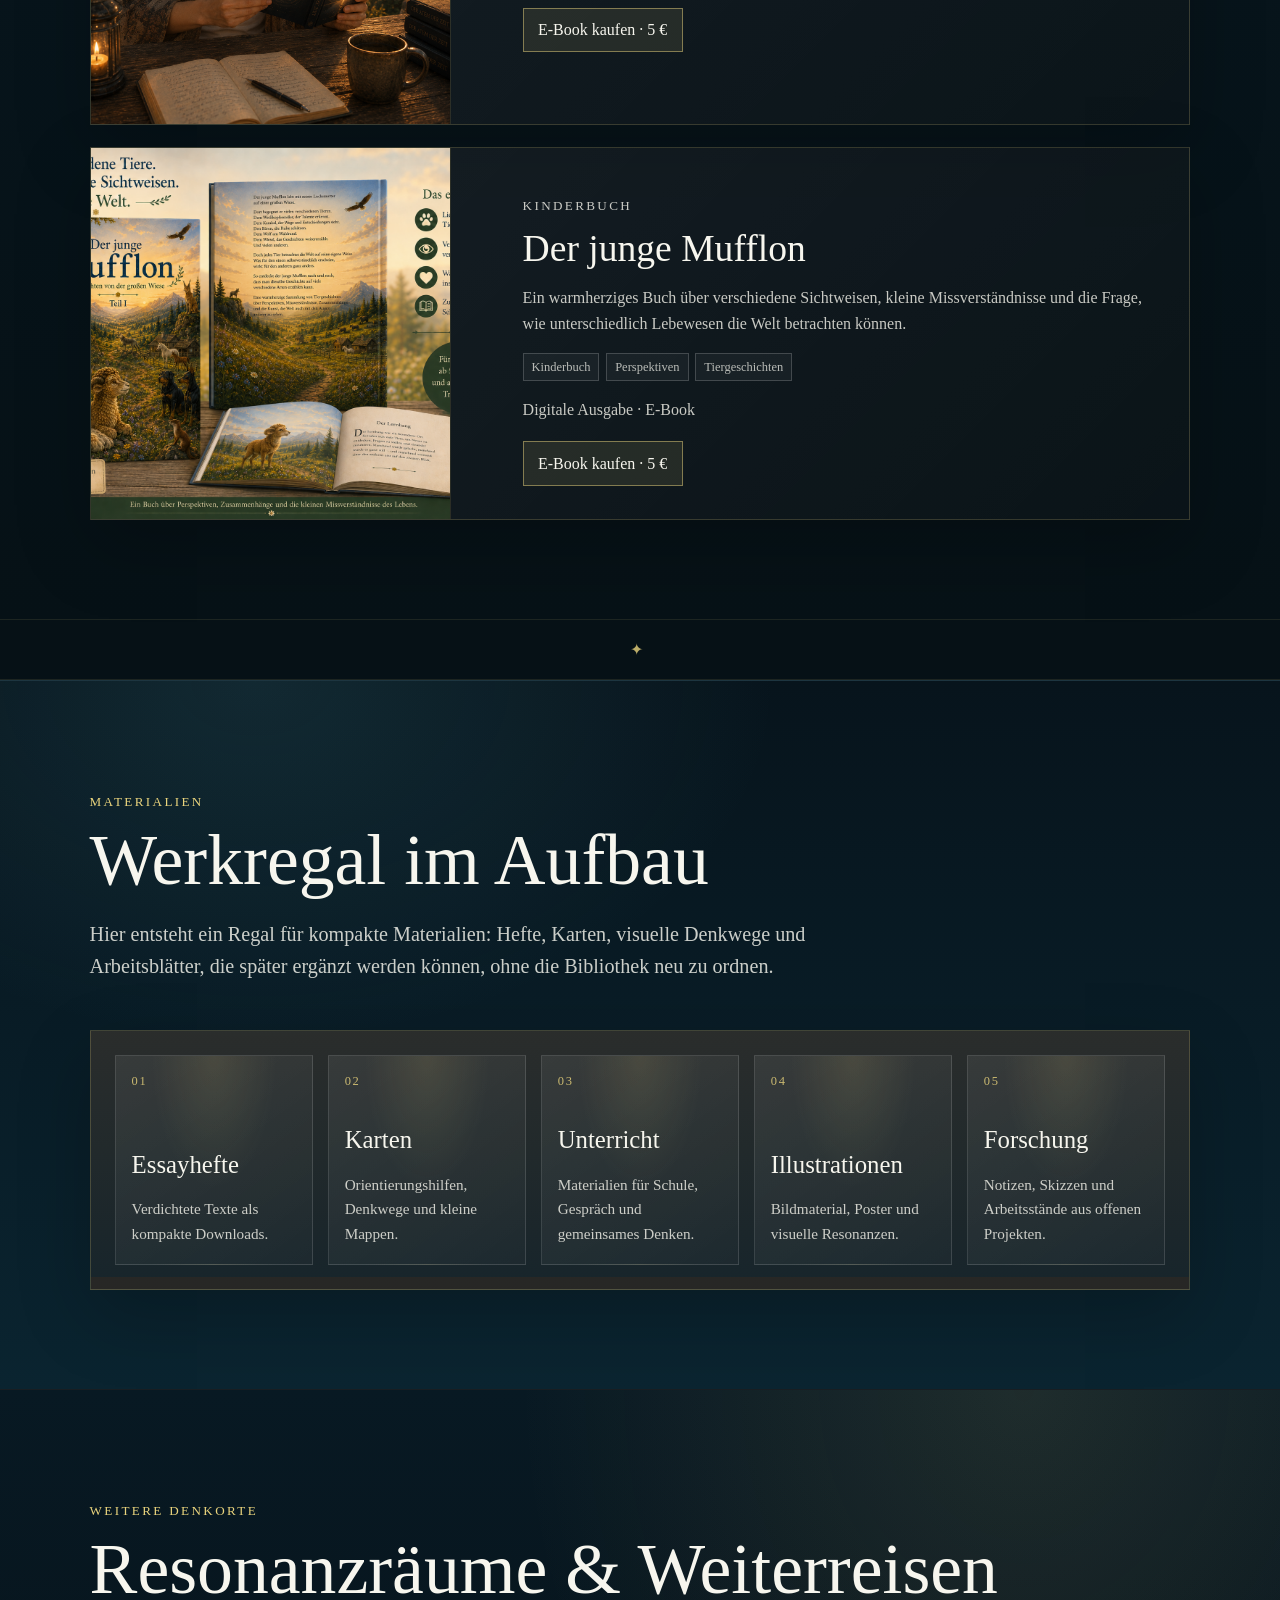
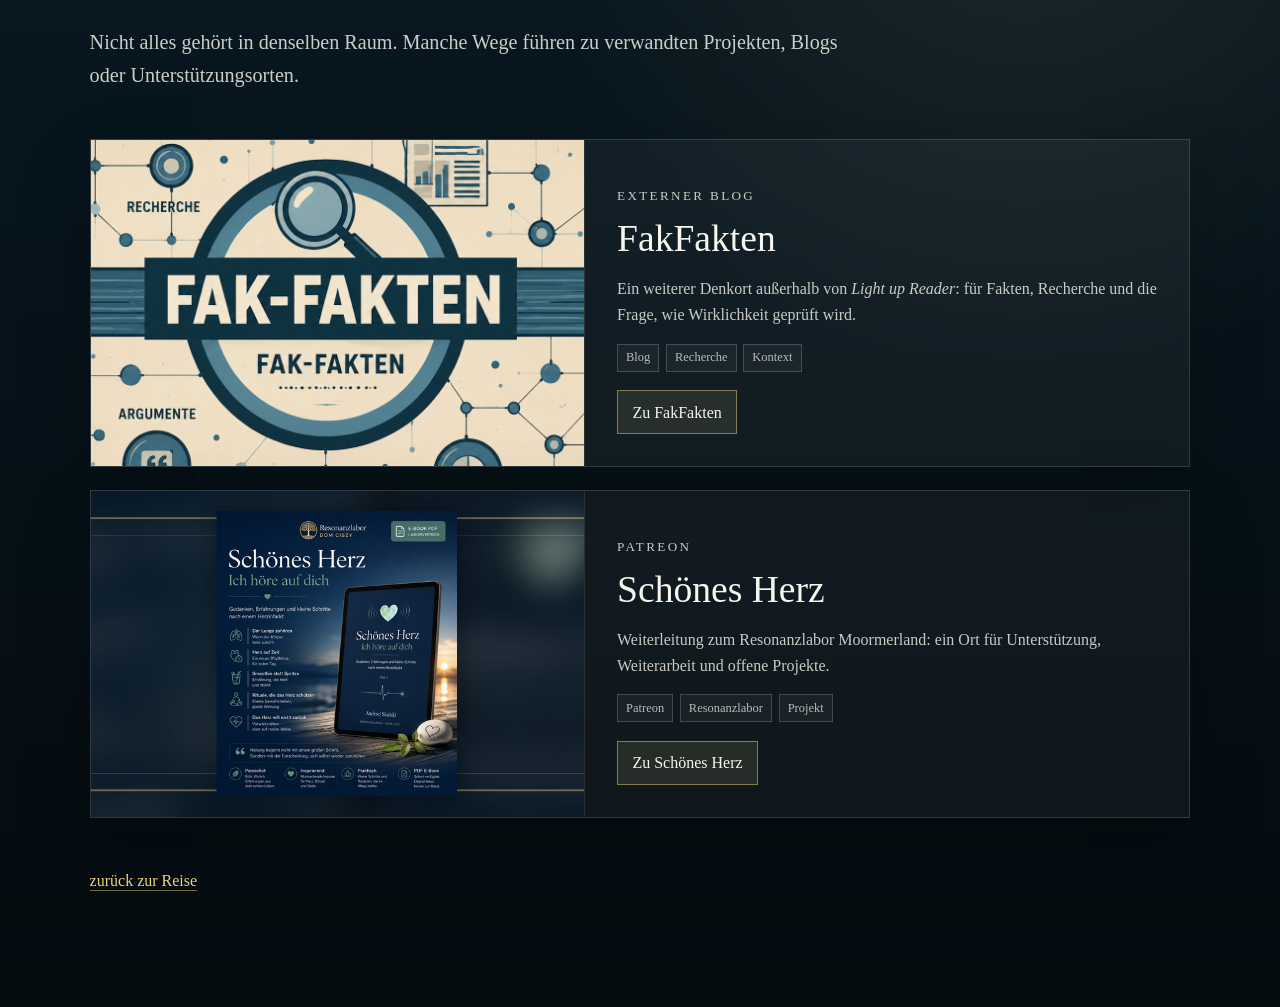
<file: buecher.html>
<!DOCTYPE html>
<html lang="de">
<head>
<meta charset="utf-8"/>
<meta http-equiv="refresh" content="0; url=bibliothek.html"/>
<meta content="width=device-width, initial-scale=1" name="viewport"/>
<title>Weiterleitung – Bibliothek</title>
<link href="assets/style.css" rel="stylesheet"/>
</head>
<body>
<main>
<section class="bookshop-section">
<div class="map-inner">
<p class="eyebrow">Weiterleitung</p>
<h1>Die Bücherseite heißt jetzt Bibliothek.</h1>
<p><a class="back-link" href="bibliothek.html">Zur Bibliothek</a></p>
</div>
</section>
</main>
</body>
</html>
</file>
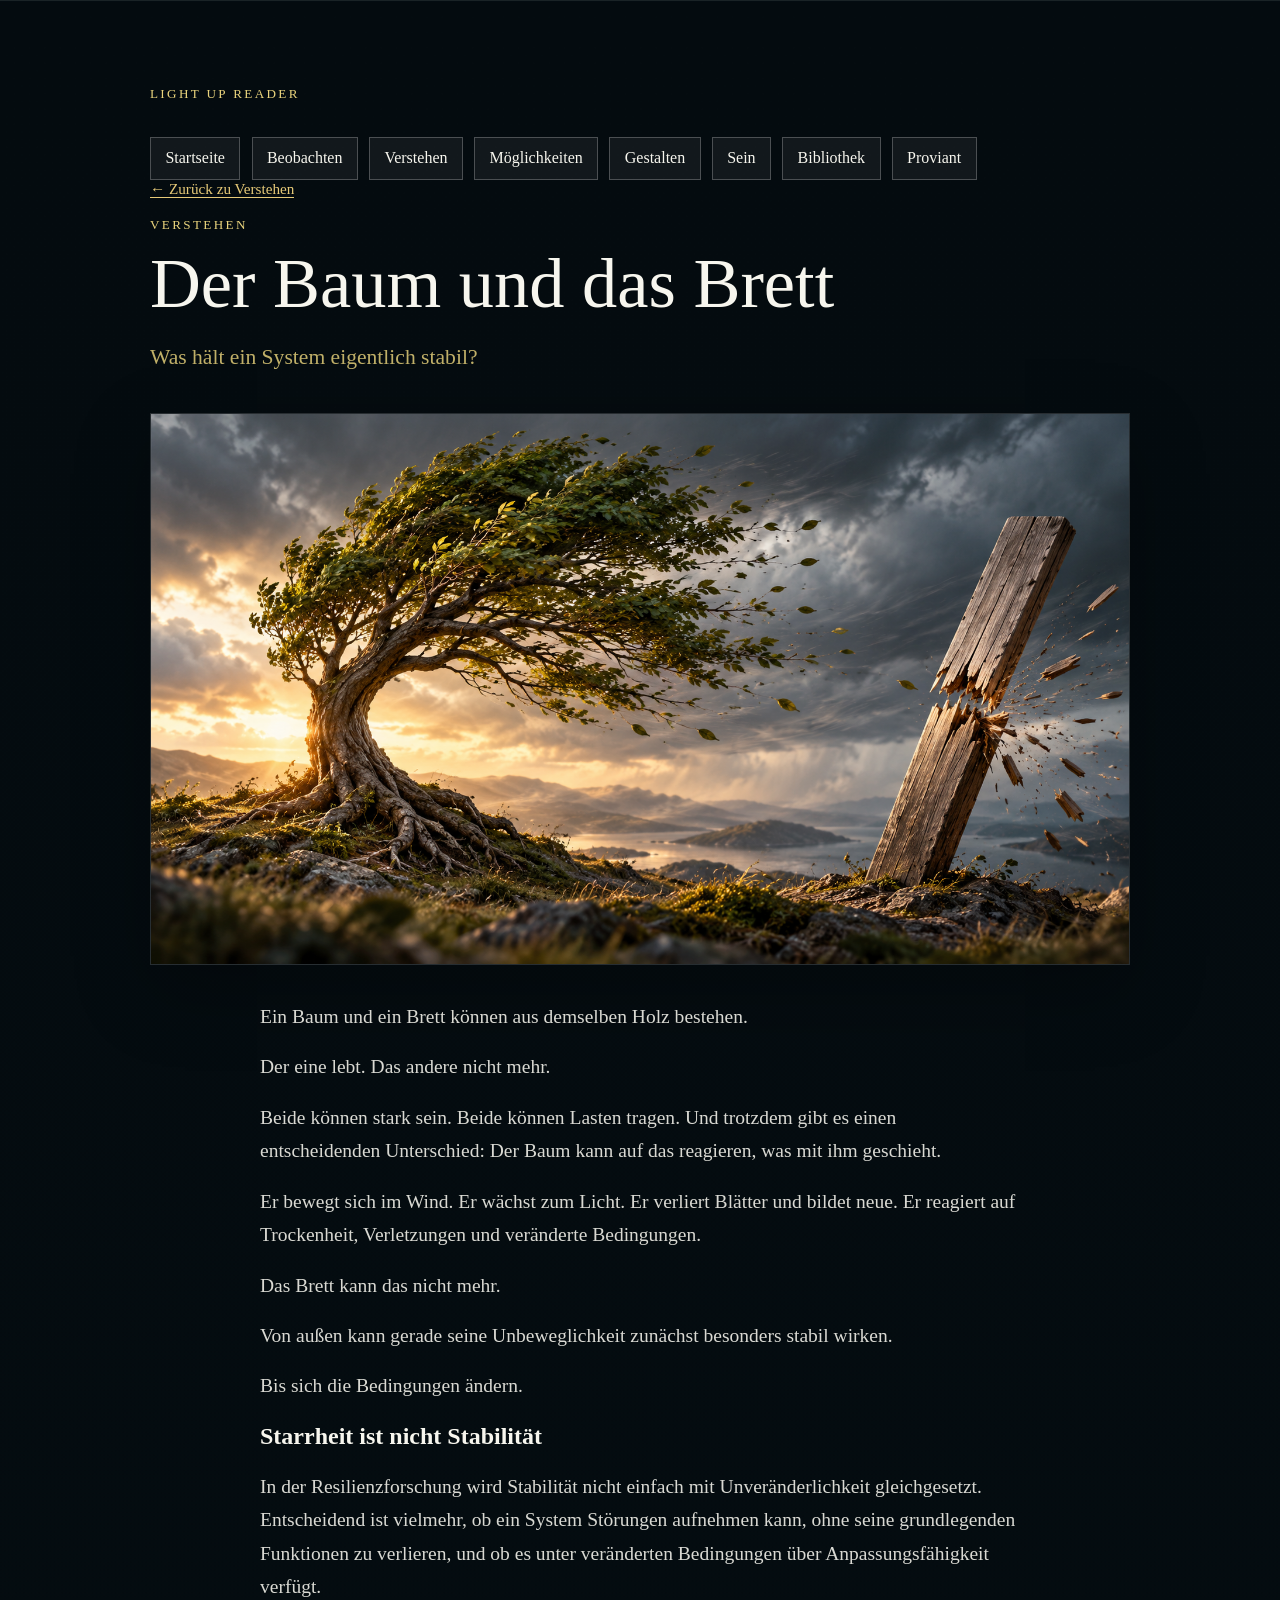
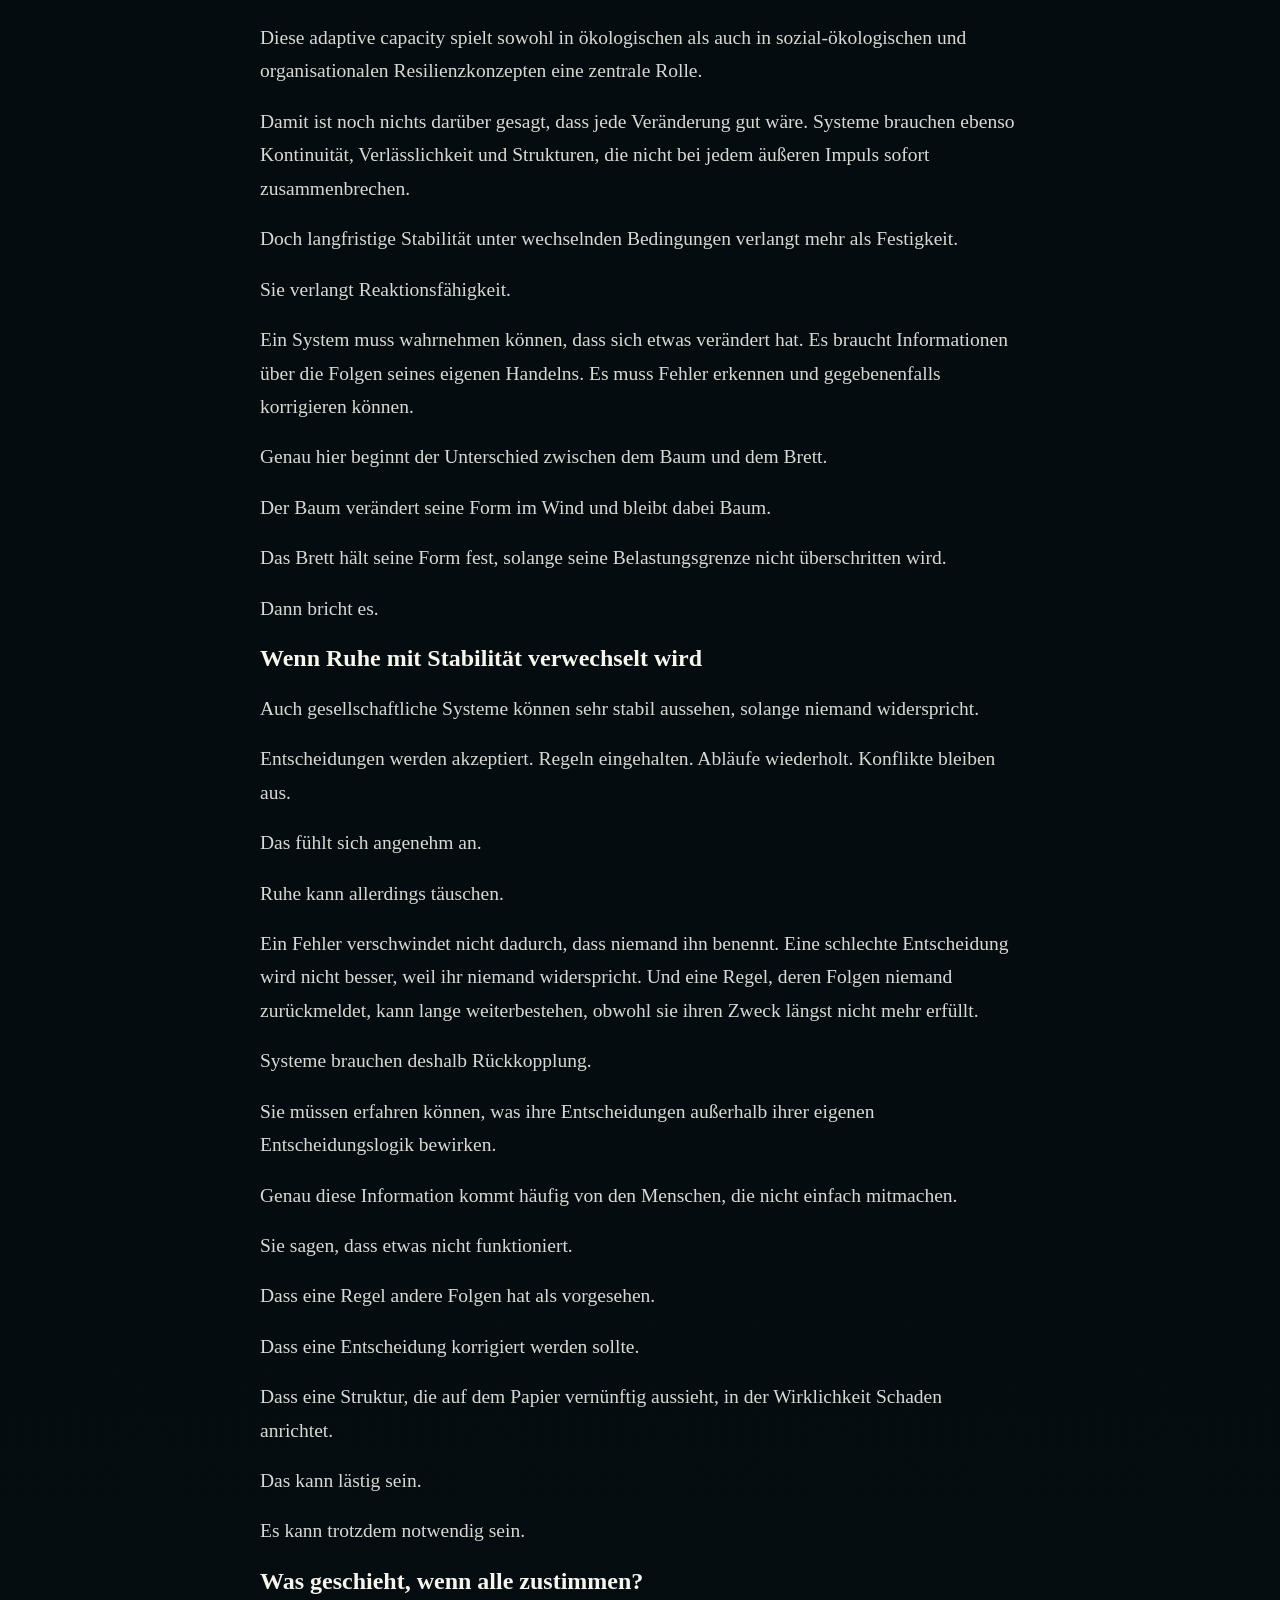
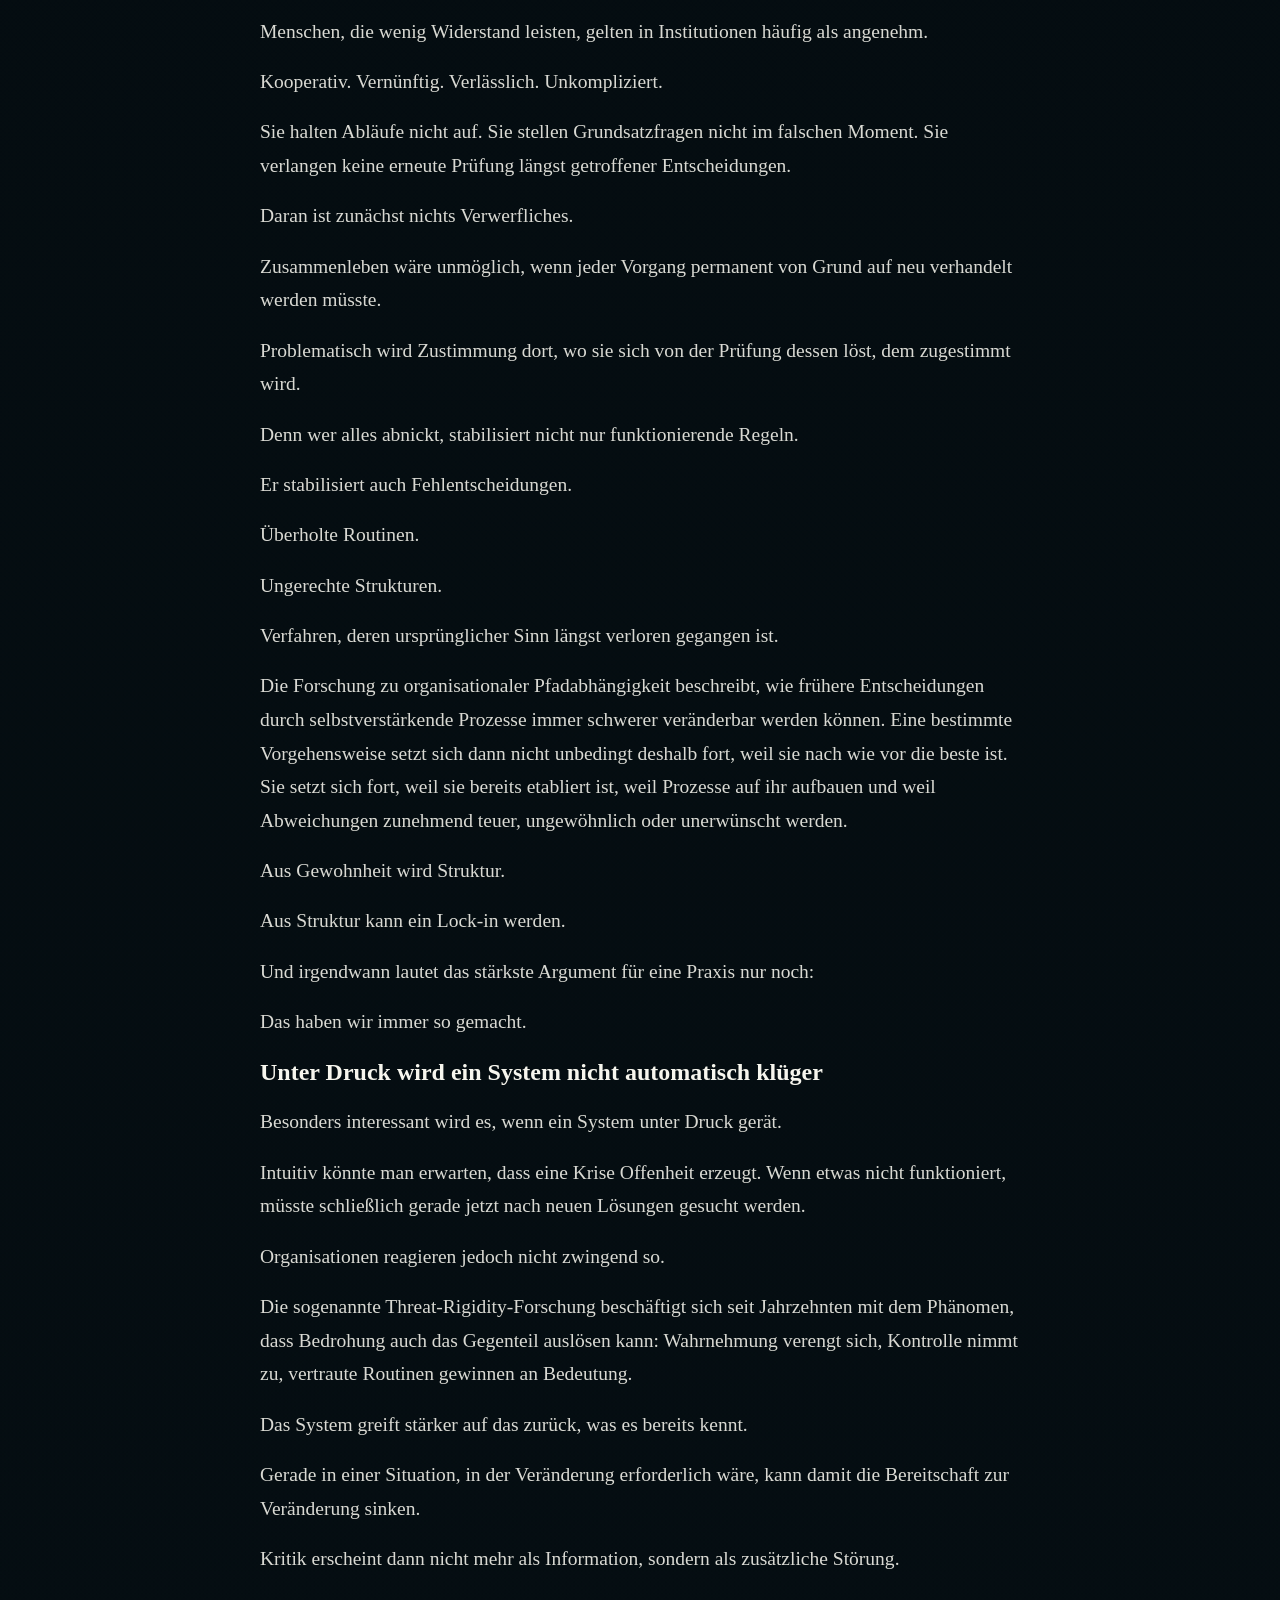
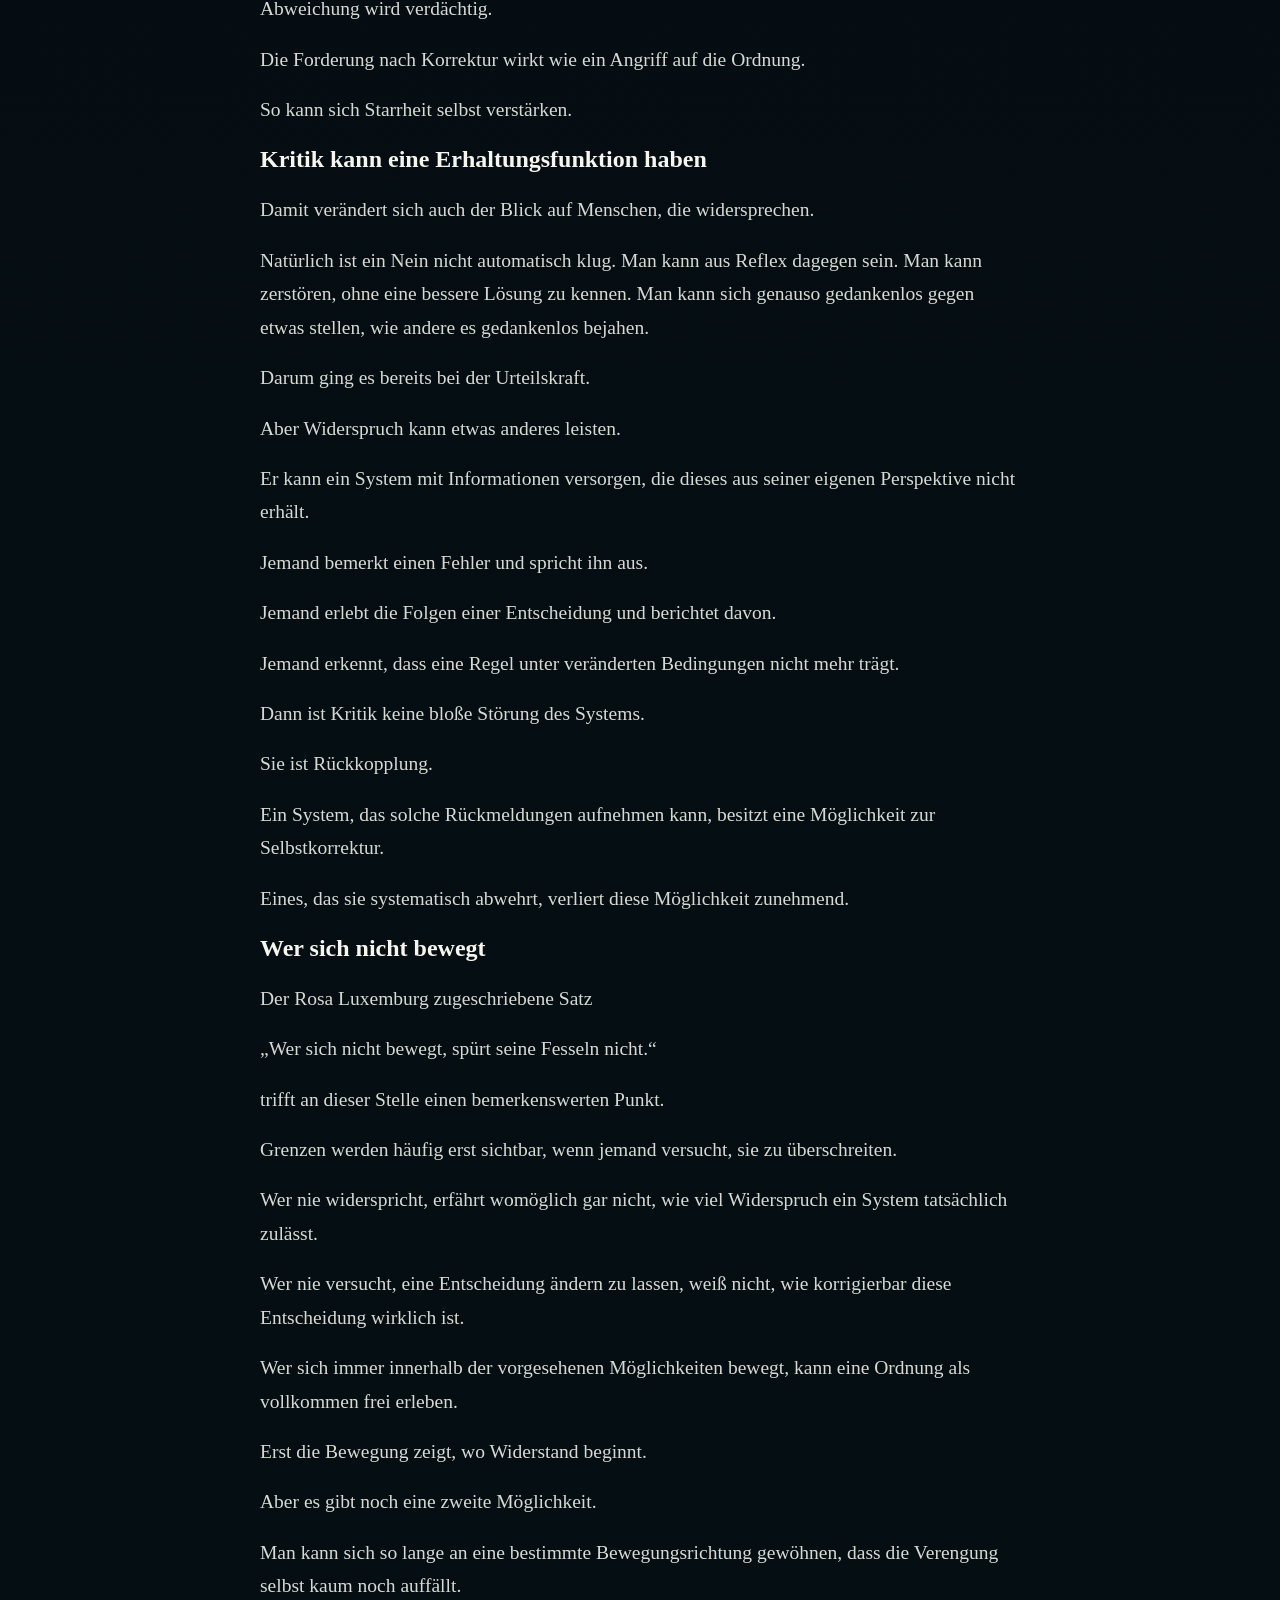
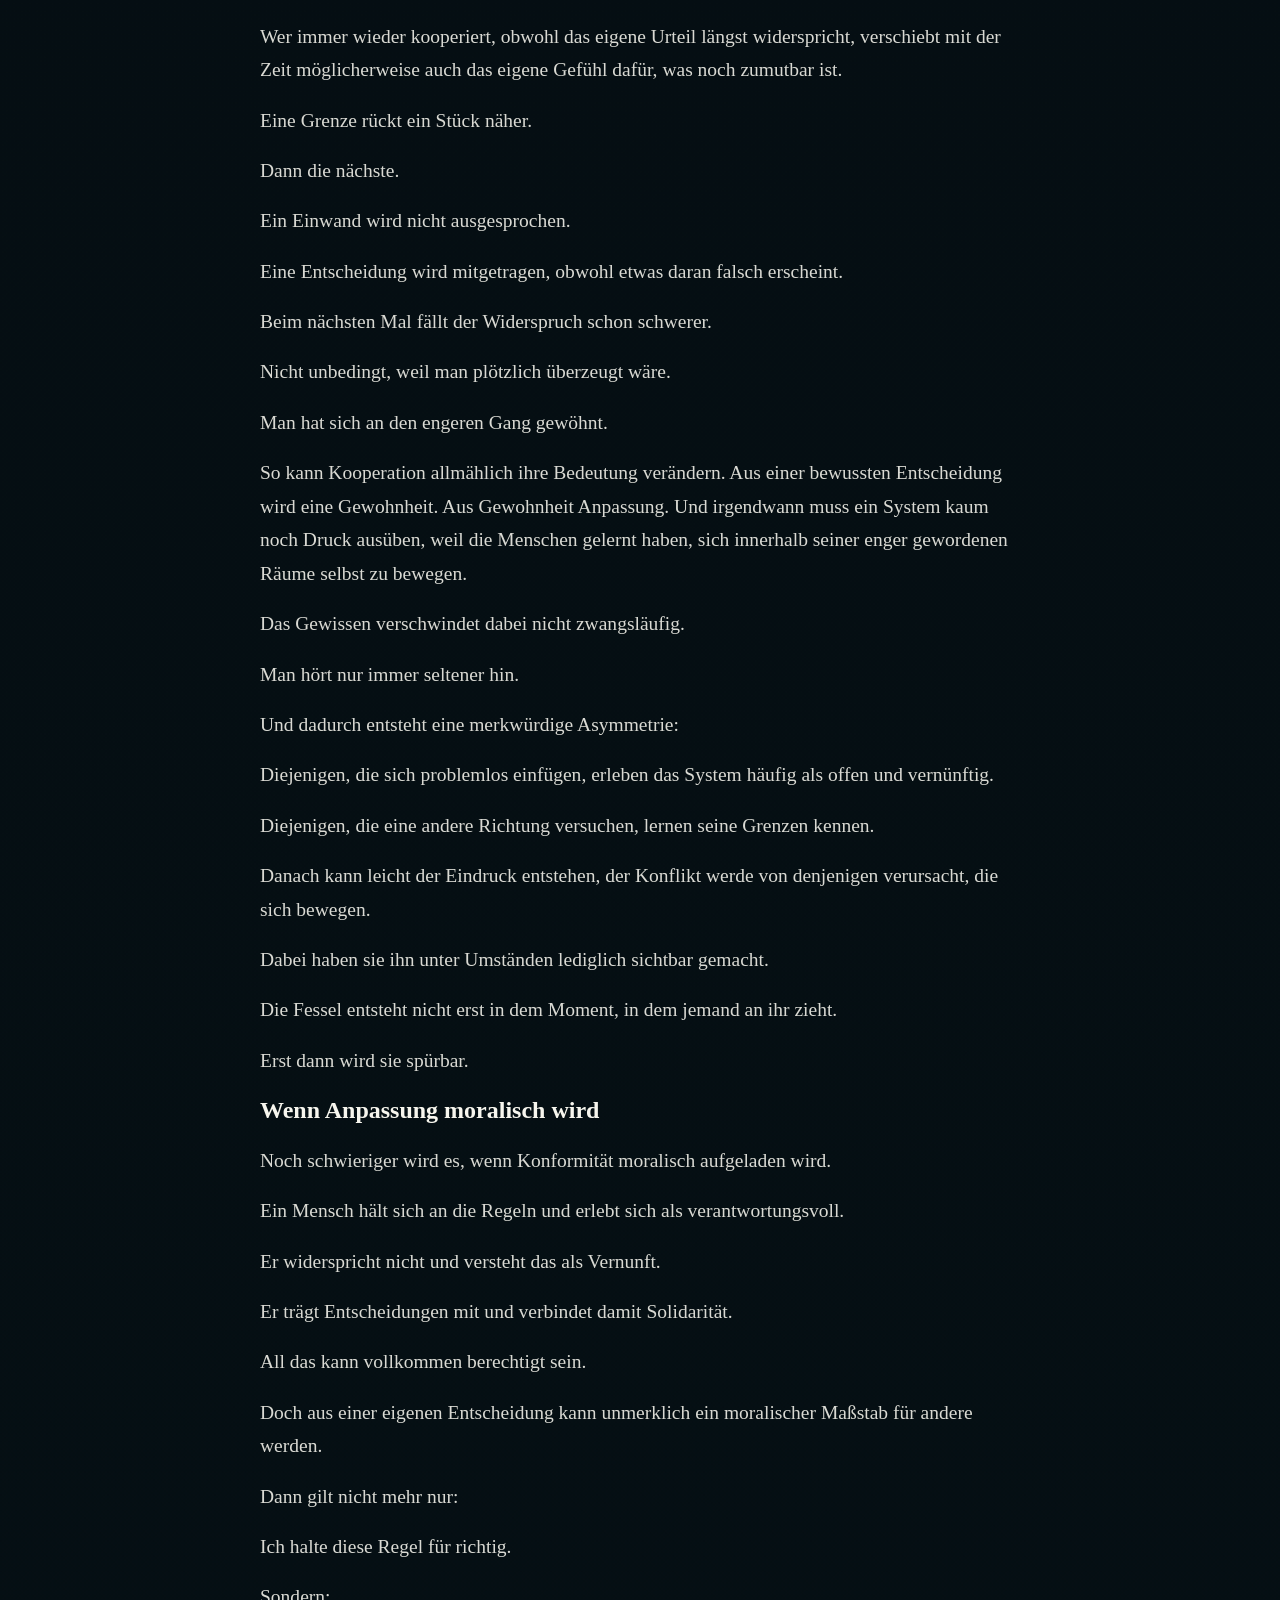
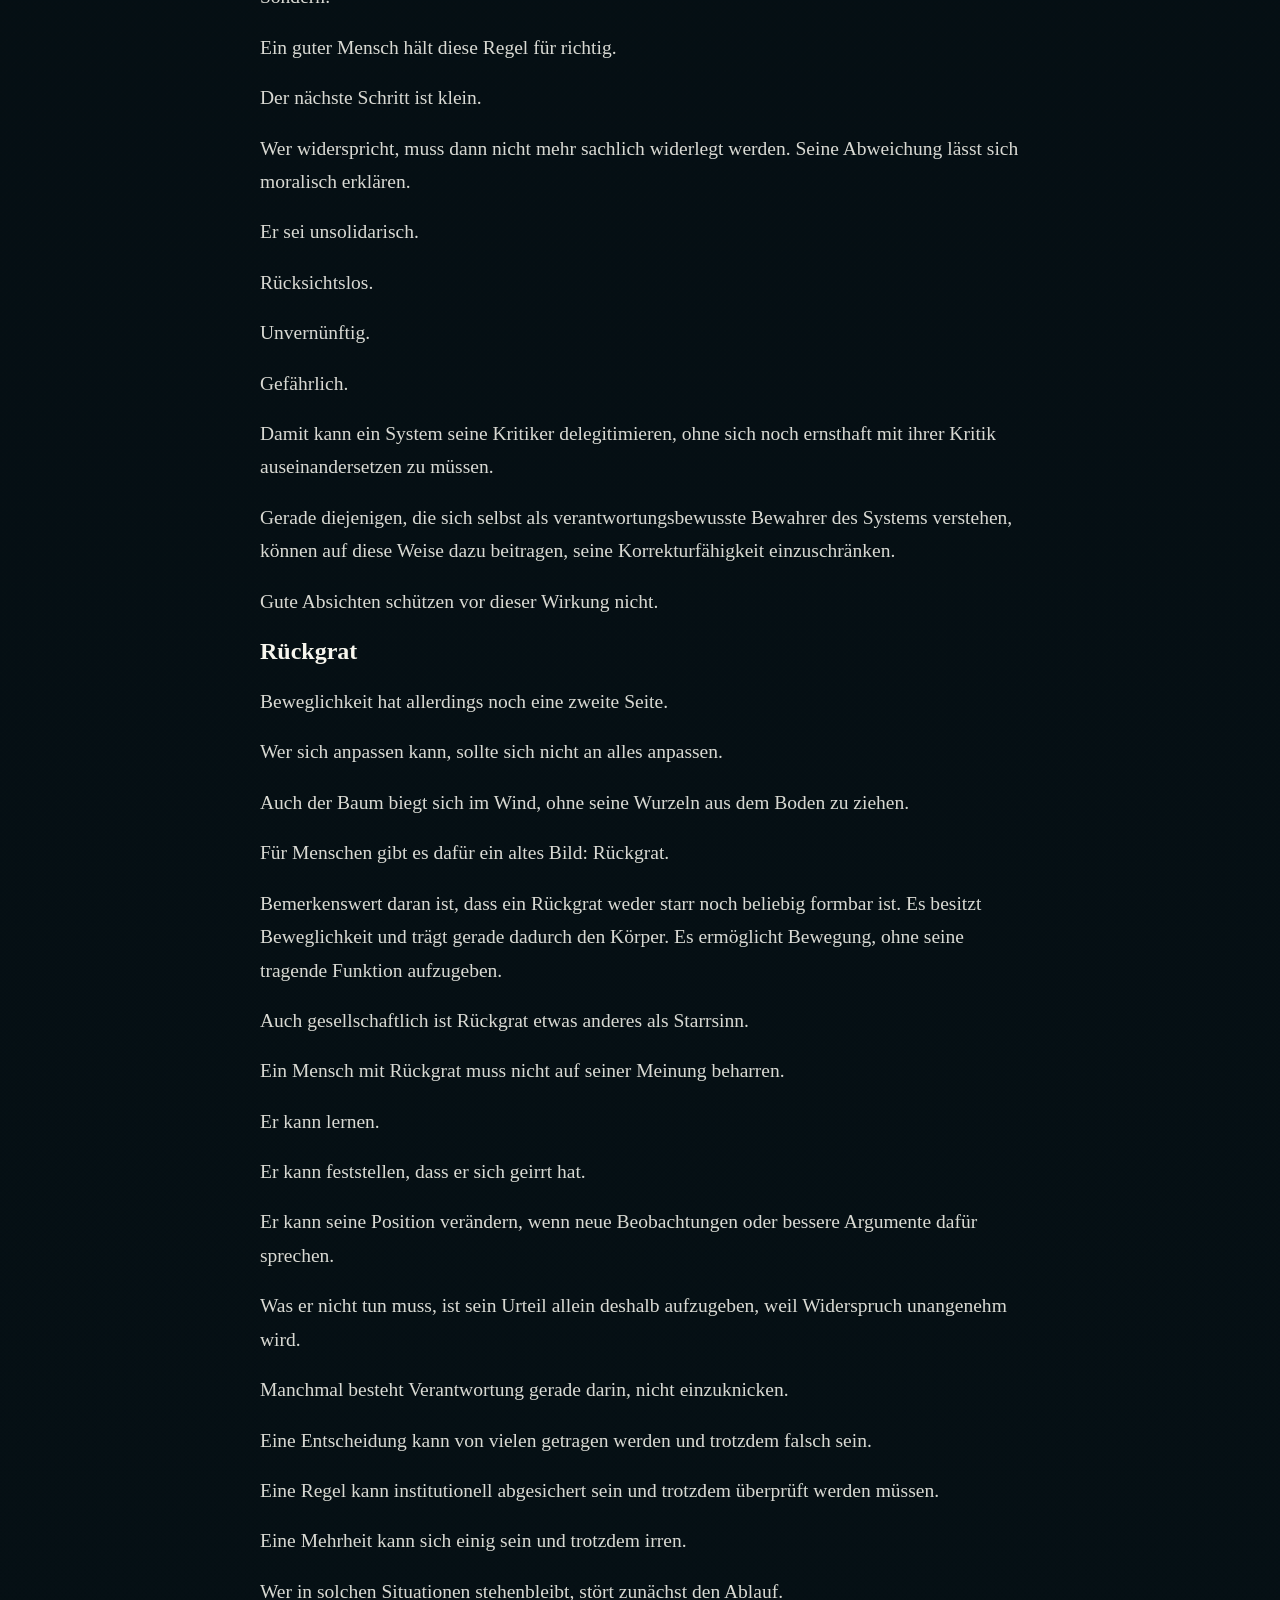
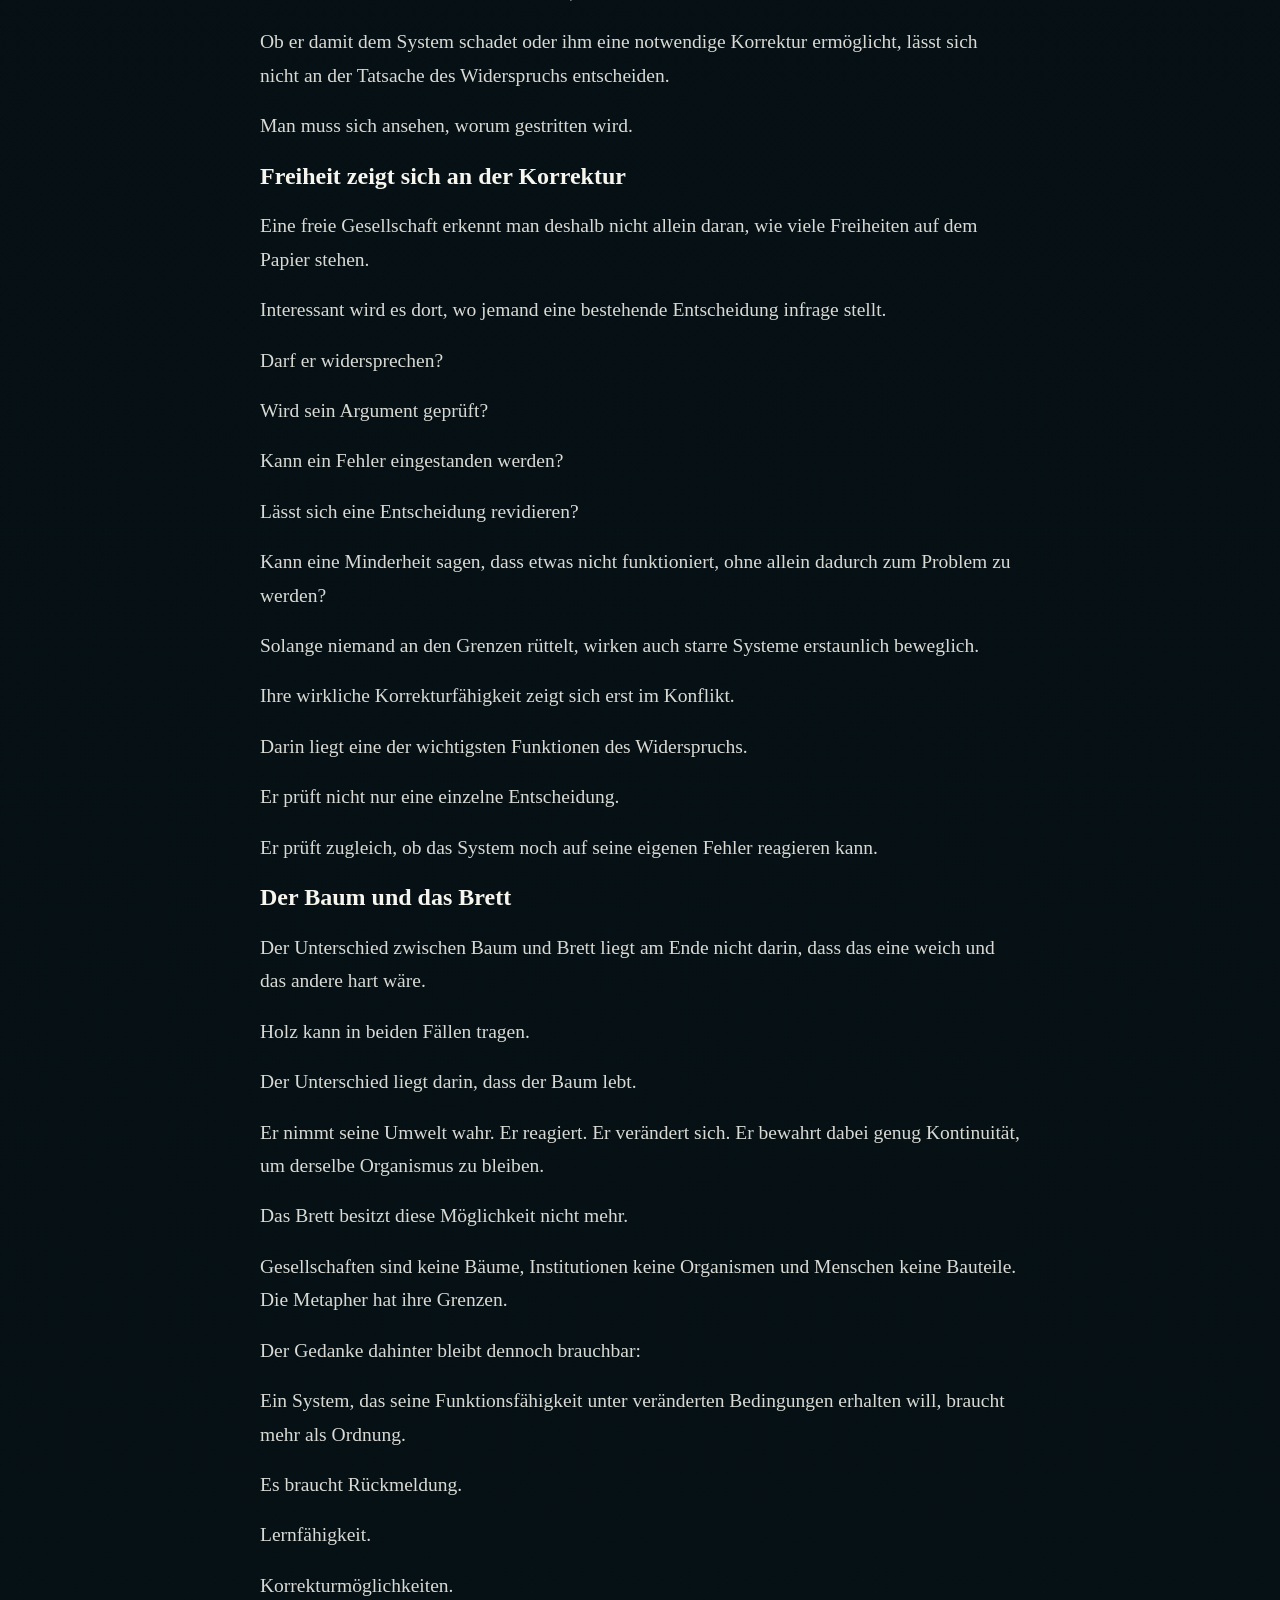
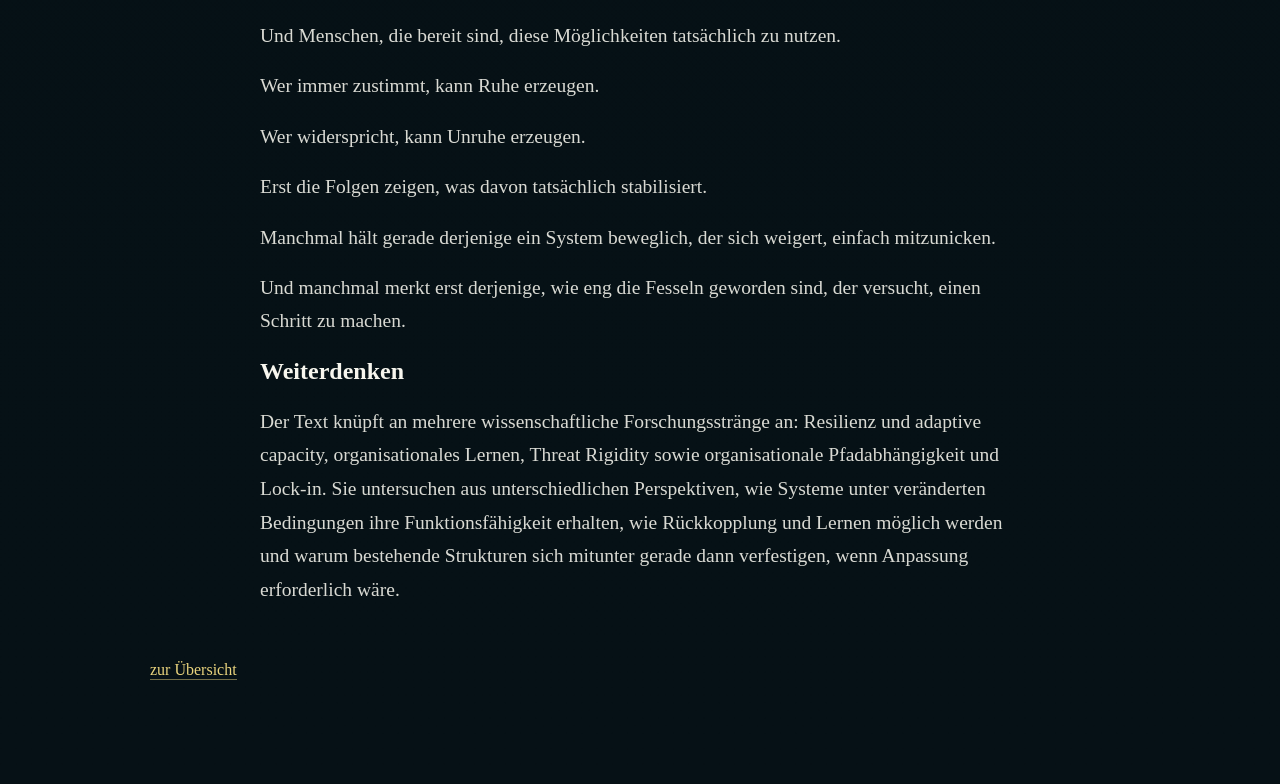
<file: der-baum-und-das-brett.html>
<!DOCTYPE html>
<html lang="de">
<head>
<meta charset="utf-8"/>
<meta name="viewport" content="width=device-width, initial-scale=1"/>
<title>Der Baum und das Brett – Light up Reader</title>
<link href="assets/style.css" rel="stylesheet"/>
<meta name="description" content="Was hält ein System eigentlich stabil?"/>
<meta name="author" content="Caroline Thongsan"/>
<link rel="canonical" href="https://carolinethongsan.de/der-baum-und-das-brett.html"/>
<meta property="og:type" content="article"/>
<meta property="og:title" content="Der Baum und das Brett"/>
<meta property="og:description" content="Was hält ein System eigentlich stabil?"/>
<meta property="og:url" content="https://carolinethongsan.de/der-baum-und-das-brett.html"/>
<meta property="og:image" content="https://carolinethongsan.de/assets/baum-brett.png"/>
<meta property="og:image:alt" content="Ein lebender Baum biegt sich im Sturm, während daneben ein starres Holzbrett unter der Belastung zerbricht – als Bild für Anpassungsfähigkeit, Starrheit und Resilienz."/>
<meta property="og:site_name" content="Light up Reader"/>
<meta name="twitter:card" content="summary_large_image"/>
</head>
<body>
<main>
<article class="essay article-detail" id="der-baum-und-das-brett">
<div class="essay-inner">
<p class="eyebrow">Light up Reader</p>
<nav aria-label="Navigation" class="section-nav"><a href="index.html#reise">Startseite</a><a href="beobachten.html">Beobachten</a><a href="verstehen.html">Verstehen</a><a href="moeglichkeiten.html">Möglichkeiten</a><a href="gestalten.html">Gestalten</a><a href="sein.html">Sein</a><a href="bibliothek.html">Bibliothek</a><a href="proviant.html">Proviant</a></nav>
<p class="backlink"><a href="verstehen.html">← Zurück zu Verstehen</a></p>
<header class="essay-header">
<p class="eyebrow">Verstehen</p>
<h1>Der Baum und das Brett</h1>
<p class="article-subtitle">Was hält ein System eigentlich stabil?</p>
</header>
<figure class="article-hero-image"><img src="assets/baum-brett.png" alt="Ein lebender Baum biegt sich im Sturm, während daneben ein starres Holzbrett unter der Belastung zerbricht – als Bild für Anpassungsfähigkeit, Starrheit und Resilienz."/></figure>
<div class="essay-text">
<p>Ein Baum und ein Brett können aus demselben Holz bestehen.</p>
<p>Der eine lebt. Das andere nicht mehr.</p>
<p>Beide können stark sein. Beide können Lasten tragen. Und trotzdem gibt es einen entscheidenden Unterschied: Der Baum kann auf das reagieren, was mit ihm geschieht.</p>
<p>Er bewegt sich im Wind. Er wächst zum Licht. Er verliert Blätter und bildet neue. Er reagiert auf Trockenheit, Verletzungen und veränderte Bedingungen.</p>
<p>Das Brett kann das nicht mehr.</p>
<p>Von außen kann gerade seine Unbeweglichkeit zunächst besonders stabil wirken.</p>
<p>Bis sich die Bedingungen ändern.</p>
<h2>Starrheit ist nicht Stabilität</h2>
<p>In der Resilienzforschung wird Stabilität nicht einfach mit Unveränderlichkeit gleichgesetzt. Entscheidend ist vielmehr, ob ein System Störungen aufnehmen kann, ohne seine grundlegenden Funktionen zu verlieren, und ob es unter veränderten Bedingungen über Anpassungsfähigkeit verfügt.</p>
<p>Diese adaptive capacity spielt sowohl in ökologischen als auch in sozial-ökologischen und organisationalen Resilienzkonzepten eine zentrale Rolle.</p>
<p>Damit ist noch nichts darüber gesagt, dass jede Veränderung gut wäre. Systeme brauchen ebenso Kontinuität, Verlässlichkeit und Strukturen, die nicht bei jedem äußeren Impuls sofort zusammenbrechen.</p>
<p>Doch langfristige Stabilität unter wechselnden Bedingungen verlangt mehr als Festigkeit.</p>
<p>Sie verlangt Reaktionsfähigkeit.</p>
<p>Ein System muss wahrnehmen können, dass sich etwas verändert hat. Es braucht Informationen über die Folgen seines eigenen Handelns. Es muss Fehler erkennen und gegebenenfalls korrigieren können.</p>
<p>Genau hier beginnt der Unterschied zwischen dem Baum und dem Brett.</p>
<p>Der Baum verändert seine Form im Wind und bleibt dabei Baum.</p>
<p>Das Brett hält seine Form fest, solange seine Belastungsgrenze nicht überschritten wird.</p>
<p>Dann bricht es.</p>
<h2>Wenn Ruhe mit Stabilität verwechselt wird</h2>
<p>Auch gesellschaftliche Systeme können sehr stabil aussehen, solange niemand widerspricht.</p>
<p>Entscheidungen werden akzeptiert. Regeln eingehalten. Abläufe wiederholt. Konflikte bleiben aus.</p>
<p>Das fühlt sich angenehm an.</p>
<p>Ruhe kann allerdings täuschen.</p>
<p>Ein Fehler verschwindet nicht dadurch, dass niemand ihn benennt. Eine schlechte Entscheidung wird nicht besser, weil ihr niemand widerspricht. Und eine Regel, deren Folgen niemand zurückmeldet, kann lange weiterbestehen, obwohl sie ihren Zweck längst nicht mehr erfüllt.</p>
<p>Systeme brauchen deshalb Rückkopplung.</p>
<p>Sie müssen erfahren können, was ihre Entscheidungen außerhalb ihrer eigenen Entscheidungslogik bewirken.</p>
<p>Genau diese Information kommt häufig von den Menschen, die nicht einfach mitmachen.</p>
<p>Sie sagen, dass etwas nicht funktioniert.</p>
<p>Dass eine Regel andere Folgen hat als vorgesehen.</p>
<p>Dass eine Entscheidung korrigiert werden sollte.</p>
<p>Dass eine Struktur, die auf dem Papier vernünftig aussieht, in der Wirklichkeit Schaden anrichtet.</p>
<p>Das kann lästig sein.</p>
<p>Es kann trotzdem notwendig sein.</p>
<h2>Was geschieht, wenn alle zustimmen?</h2>
<p>Menschen, die wenig Widerstand leisten, gelten in Institutionen häufig als angenehm.</p>
<p>Kooperativ. Vernünftig. Verlässlich. Unkompliziert.</p>
<p>Sie halten Abläufe nicht auf. Sie stellen Grundsatzfragen nicht im falschen Moment. Sie verlangen keine erneute Prüfung längst getroffener Entscheidungen.</p>
<p>Daran ist zunächst nichts Verwerfliches.</p>
<p>Zusammenleben wäre unmöglich, wenn jeder Vorgang permanent von Grund auf neu verhandelt werden müsste.</p>
<p>Problematisch wird Zustimmung dort, wo sie sich von der Prüfung dessen löst, dem zugestimmt wird.</p>
<p>Denn wer alles abnickt, stabilisiert nicht nur funktionierende Regeln.</p>
<p>Er stabilisiert auch Fehlentscheidungen.</p>
<p>Überholte Routinen.</p>
<p>Ungerechte Strukturen.</p>
<p>Verfahren, deren ursprünglicher Sinn längst verloren gegangen ist.</p>
<p>Die Forschung zu organisationaler Pfadabhängigkeit beschreibt, wie frühere Entscheidungen durch selbstverstärkende Prozesse immer schwerer veränderbar werden können. Eine bestimmte Vorgehensweise setzt sich dann nicht unbedingt deshalb fort, weil sie nach wie vor die beste ist. Sie setzt sich fort, weil sie bereits etabliert ist, weil Prozesse auf ihr aufbauen und weil Abweichungen zunehmend teuer, ungewöhnlich oder unerwünscht werden.</p>
<p>Aus Gewohnheit wird Struktur.</p>
<p>Aus Struktur kann ein Lock-in werden.</p>
<p>Und irgendwann lautet das stärkste Argument für eine Praxis nur noch:</p>
<p>Das haben wir immer so gemacht.</p>
<h2>Unter Druck wird ein System nicht automatisch klüger</h2>
<p>Besonders interessant wird es, wenn ein System unter Druck gerät.</p>
<p>Intuitiv könnte man erwarten, dass eine Krise Offenheit erzeugt. Wenn etwas nicht funktioniert, müsste schließlich gerade jetzt nach neuen Lösungen gesucht werden.</p>
<p>Organisationen reagieren jedoch nicht zwingend so.</p>
<p>Die sogenannte Threat-Rigidity-Forschung beschäftigt sich seit Jahrzehnten mit dem Phänomen, dass Bedrohung auch das Gegenteil auslösen kann: Wahrnehmung verengt sich, Kontrolle nimmt zu, vertraute Routinen gewinnen an Bedeutung.</p>
<p>Das System greift stärker auf das zurück, was es bereits kennt.</p>
<p>Gerade in einer Situation, in der Veränderung erforderlich wäre, kann damit die Bereitschaft zur Veränderung sinken.</p>
<p>Kritik erscheint dann nicht mehr als Information, sondern als zusätzliche Störung.</p>
<p>Abweichung wird verdächtig.</p>
<p>Die Forderung nach Korrektur wirkt wie ein Angriff auf die Ordnung.</p>
<p>So kann sich Starrheit selbst verstärken.</p>
<h2>Kritik kann eine Erhaltungsfunktion haben</h2>
<p>Damit verändert sich auch der Blick auf Menschen, die widersprechen.</p>
<p>Natürlich ist ein Nein nicht automatisch klug. Man kann aus Reflex dagegen sein. Man kann zerstören, ohne eine bessere Lösung zu kennen. Man kann sich genauso gedankenlos gegen etwas stellen, wie andere es gedankenlos bejahen.</p>
<p>Darum ging es bereits bei der Urteilskraft.</p>
<p>Aber Widerspruch kann etwas anderes leisten.</p>
<p>Er kann ein System mit Informationen versorgen, die dieses aus seiner eigenen Perspektive nicht erhält.</p>
<p>Jemand bemerkt einen Fehler und spricht ihn aus.</p>
<p>Jemand erlebt die Folgen einer Entscheidung und berichtet davon.</p>
<p>Jemand erkennt, dass eine Regel unter veränderten Bedingungen nicht mehr trägt.</p>
<p>Dann ist Kritik keine bloße Störung des Systems.</p>
<p>Sie ist Rückkopplung.</p>
<p>Ein System, das solche Rückmeldungen aufnehmen kann, besitzt eine Möglichkeit zur Selbstkorrektur.</p>
<p>Eines, das sie systematisch abwehrt, verliert diese Möglichkeit zunehmend.</p>
<h2>Wer sich nicht bewegt</h2>
<p>Der Rosa Luxemburg zugeschriebene Satz</p>
<p>„Wer sich nicht bewegt, spürt seine Fesseln nicht.“</p>
<p>trifft an dieser Stelle einen bemerkenswerten Punkt.</p>
<p>Grenzen werden häufig erst sichtbar, wenn jemand versucht, sie zu überschreiten.</p>
<p>Wer nie widerspricht, erfährt womöglich gar nicht, wie viel Widerspruch ein System tatsächlich zulässt.</p>
<p>Wer nie versucht, eine Entscheidung ändern zu lassen, weiß nicht, wie korrigierbar diese Entscheidung wirklich ist.</p>
<p>Wer sich immer innerhalb der vorgesehenen Möglichkeiten bewegt, kann eine Ordnung als vollkommen frei erleben.</p>
<p>Erst die Bewegung zeigt, wo Widerstand beginnt.</p>
<p>Aber es gibt noch eine zweite Möglichkeit.</p>
<p>Man kann sich so lange an eine bestimmte Bewegungsrichtung gewöhnen, dass die Verengung selbst kaum noch auffällt.</p>
<p>Wer immer wieder kooperiert, obwohl das eigene Urteil längst widerspricht, verschiebt mit der Zeit möglicherweise auch das eigene Gefühl dafür, was noch zumutbar ist.</p>
<p>Eine Grenze rückt ein Stück näher.</p>
<p>Dann die nächste.</p>
<p>Ein Einwand wird nicht ausgesprochen.</p>
<p>Eine Entscheidung wird mitgetragen, obwohl etwas daran falsch erscheint.</p>
<p>Beim nächsten Mal fällt der Widerspruch schon schwerer.</p>
<p>Nicht unbedingt, weil man plötzlich überzeugt wäre.</p>
<p>Man hat sich an den engeren Gang gewöhnt.</p>
<p>So kann Kooperation allmählich ihre Bedeutung verändern. Aus einer bewussten Entscheidung wird eine Gewohnheit. Aus Gewohnheit Anpassung. Und irgendwann muss ein System kaum noch Druck ausüben, weil die Menschen gelernt haben, sich innerhalb seiner enger gewordenen Räume selbst zu bewegen.</p>
<p>Das Gewissen verschwindet dabei nicht zwangsläufig.</p>
<p>Man hört nur immer seltener hin.</p>
<p>Und dadurch entsteht eine merkwürdige Asymmetrie:</p>
<p>Diejenigen, die sich problemlos einfügen, erleben das System häufig als offen und vernünftig.</p>
<p>Diejenigen, die eine andere Richtung versuchen, lernen seine Grenzen kennen.</p>
<p>Danach kann leicht der Eindruck entstehen, der Konflikt werde von denjenigen verursacht, die sich bewegen.</p>
<p>Dabei haben sie ihn unter Umständen lediglich sichtbar gemacht.</p>
<p>Die Fessel entsteht nicht erst in dem Moment, in dem jemand an ihr zieht.</p>
<p>Erst dann wird sie spürbar.</p>
<h2>Wenn Anpassung moralisch wird</h2>
<p>Noch schwieriger wird es, wenn Konformität moralisch aufgeladen wird.</p>
<p>Ein Mensch hält sich an die Regeln und erlebt sich als verantwortungsvoll.</p>
<p>Er widerspricht nicht und versteht das als Vernunft.</p>
<p>Er trägt Entscheidungen mit und verbindet damit Solidarität.</p>
<p>All das kann vollkommen berechtigt sein.</p>
<p>Doch aus einer eigenen Entscheidung kann unmerklich ein moralischer Maßstab für andere werden.</p>
<p>Dann gilt nicht mehr nur:</p>
<p>Ich halte diese Regel für richtig.</p>
<p>Sondern:</p>
<p>Ein guter Mensch hält diese Regel für richtig.</p>
<p>Der nächste Schritt ist klein.</p>
<p>Wer widerspricht, muss dann nicht mehr sachlich widerlegt werden. Seine Abweichung lässt sich moralisch erklären.</p>
<p>Er sei unsolidarisch.</p>
<p>Rücksichtslos.</p>
<p>Unvernünftig.</p>
<p>Gefährlich.</p>
<p>Damit kann ein System seine Kritiker delegitimieren, ohne sich noch ernsthaft mit ihrer Kritik auseinandersetzen zu müssen.</p>
<p>Gerade diejenigen, die sich selbst als verantwortungsbewusste Bewahrer des Systems verstehen, können auf diese Weise dazu beitragen, seine Korrekturfähigkeit einzuschränken.</p>
<p>Gute Absichten schützen vor dieser Wirkung nicht.</p>
<h2>Rückgrat</h2>
<p>Beweglichkeit hat allerdings noch eine zweite Seite.</p>
<p>Wer sich anpassen kann, sollte sich nicht an alles anpassen.</p>
<p>Auch der Baum biegt sich im Wind, ohne seine Wurzeln aus dem Boden zu ziehen.</p>
<p>Für Menschen gibt es dafür ein altes Bild: Rückgrat.</p>
<p>Bemerkenswert daran ist, dass ein Rückgrat weder starr noch beliebig formbar ist. Es besitzt Beweglichkeit und trägt gerade dadurch den Körper. Es ermöglicht Bewegung, ohne seine tragende Funktion aufzugeben.</p>
<p>Auch gesellschaftlich ist Rückgrat etwas anderes als Starrsinn.</p>
<p>Ein Mensch mit Rückgrat muss nicht auf seiner Meinung beharren.</p>
<p>Er kann lernen.</p>
<p>Er kann feststellen, dass er sich geirrt hat.</p>
<p>Er kann seine Position verändern, wenn neue Beobachtungen oder bessere Argumente dafür sprechen.</p>
<p>Was er nicht tun muss, ist sein Urteil allein deshalb aufzugeben, weil Widerspruch unangenehm wird.</p>
<p>Manchmal besteht Verantwortung gerade darin, nicht einzuknicken.</p>
<p>Eine Entscheidung kann von vielen getragen werden und trotzdem falsch sein.</p>
<p>Eine Regel kann institutionell abgesichert sein und trotzdem überprüft werden müssen.</p>
<p>Eine Mehrheit kann sich einig sein und trotzdem irren.</p>
<p>Wer in solchen Situationen stehenbleibt, stört zunächst den Ablauf.</p>
<p>Ob er damit dem System schadet oder ihm eine notwendige Korrektur ermöglicht, lässt sich nicht an der Tatsache des Widerspruchs entscheiden.</p>
<p>Man muss sich ansehen, worum gestritten wird.</p>
<h2>Freiheit zeigt sich an der Korrektur</h2>
<p>Eine freie Gesellschaft erkennt man deshalb nicht allein daran, wie viele Freiheiten auf dem Papier stehen.</p>
<p>Interessant wird es dort, wo jemand eine bestehende Entscheidung infrage stellt.</p>
<p>Darf er widersprechen?</p>
<p>Wird sein Argument geprüft?</p>
<p>Kann ein Fehler eingestanden werden?</p>
<p>Lässt sich eine Entscheidung revidieren?</p>
<p>Kann eine Minderheit sagen, dass etwas nicht funktioniert, ohne allein dadurch zum Problem zu werden?</p>
<p>Solange niemand an den Grenzen rüttelt, wirken auch starre Systeme erstaunlich beweglich.</p>
<p>Ihre wirkliche Korrekturfähigkeit zeigt sich erst im Konflikt.</p>
<p>Darin liegt eine der wichtigsten Funktionen des Widerspruchs.</p>
<p>Er prüft nicht nur eine einzelne Entscheidung.</p>
<p>Er prüft zugleich, ob das System noch auf seine eigenen Fehler reagieren kann.</p>
<h2>Der Baum und das Brett</h2>
<p>Der Unterschied zwischen Baum und Brett liegt am Ende nicht darin, dass das eine weich und das andere hart wäre.</p>
<p>Holz kann in beiden Fällen tragen.</p>
<p>Der Unterschied liegt darin, dass der Baum lebt.</p>
<p>Er nimmt seine Umwelt wahr. Er reagiert. Er verändert sich. Er bewahrt dabei genug Kontinuität, um derselbe Organismus zu bleiben.</p>
<p>Das Brett besitzt diese Möglichkeit nicht mehr.</p>
<p>Gesellschaften sind keine Bäume, Institutionen keine Organismen und Menschen keine Bauteile. Die Metapher hat ihre Grenzen.</p>
<p>Der Gedanke dahinter bleibt dennoch brauchbar:</p>
<p>Ein System, das seine Funktionsfähigkeit unter veränderten Bedingungen erhalten will, braucht mehr als Ordnung.</p>
<p>Es braucht Rückmeldung.</p>
<p>Lernfähigkeit.</p>
<p>Korrekturmöglichkeiten.</p>
<p>Und Menschen, die bereit sind, diese Möglichkeiten tatsächlich zu nutzen.</p>
<p>Wer immer zustimmt, kann Ruhe erzeugen.</p>
<p>Wer widerspricht, kann Unruhe erzeugen.</p>
<p>Erst die Folgen zeigen, was davon tatsächlich stabilisiert.</p>
<p>Manchmal hält gerade derjenige ein System beweglich, der sich weigert, einfach mitzunicken.</p>
<p>Und manchmal merkt erst derjenige, wie eng die Fesseln geworden sind, der versucht, einen Schritt zu machen.</p>
<h2>Weiterdenken</h2>
<p>Der Text knüpft an mehrere wissenschaftliche Forschungsstränge an: Resilienz und adaptive capacity, organisationales Lernen, Threat Rigidity sowie organisationale Pfadabhängigkeit und Lock-in. Sie untersuchen aus unterschiedlichen Perspektiven, wie Systeme unter veränderten Bedingungen ihre Funktionsfähigkeit erhalten, wie Rückkopplung und Lernen möglich werden und warum bestehende Strukturen sich mitunter gerade dann verfestigen, wenn Anpassung erforderlich wäre.</p>
</div>
<a class="back-link" href="verstehen.html">zur Übersicht</a>
</div>
</article>
</main>
</body>
</html>
</file>
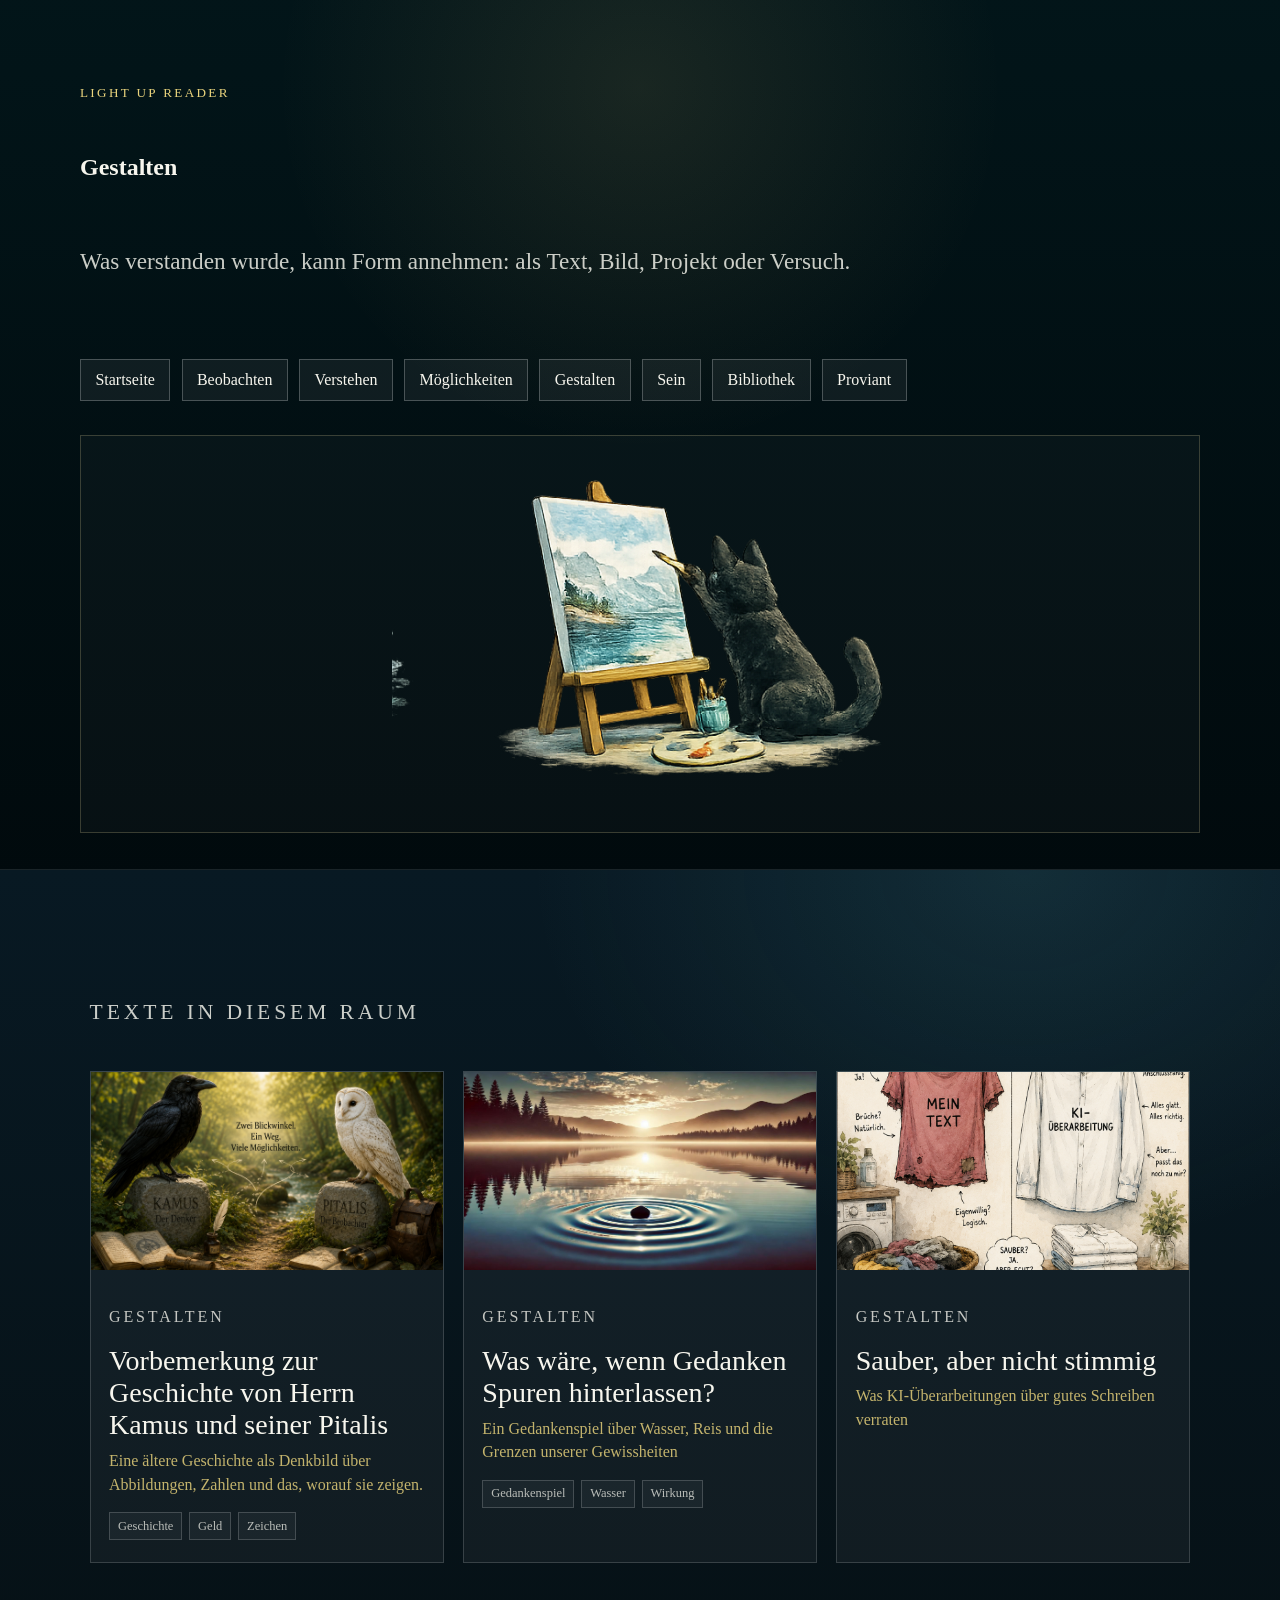
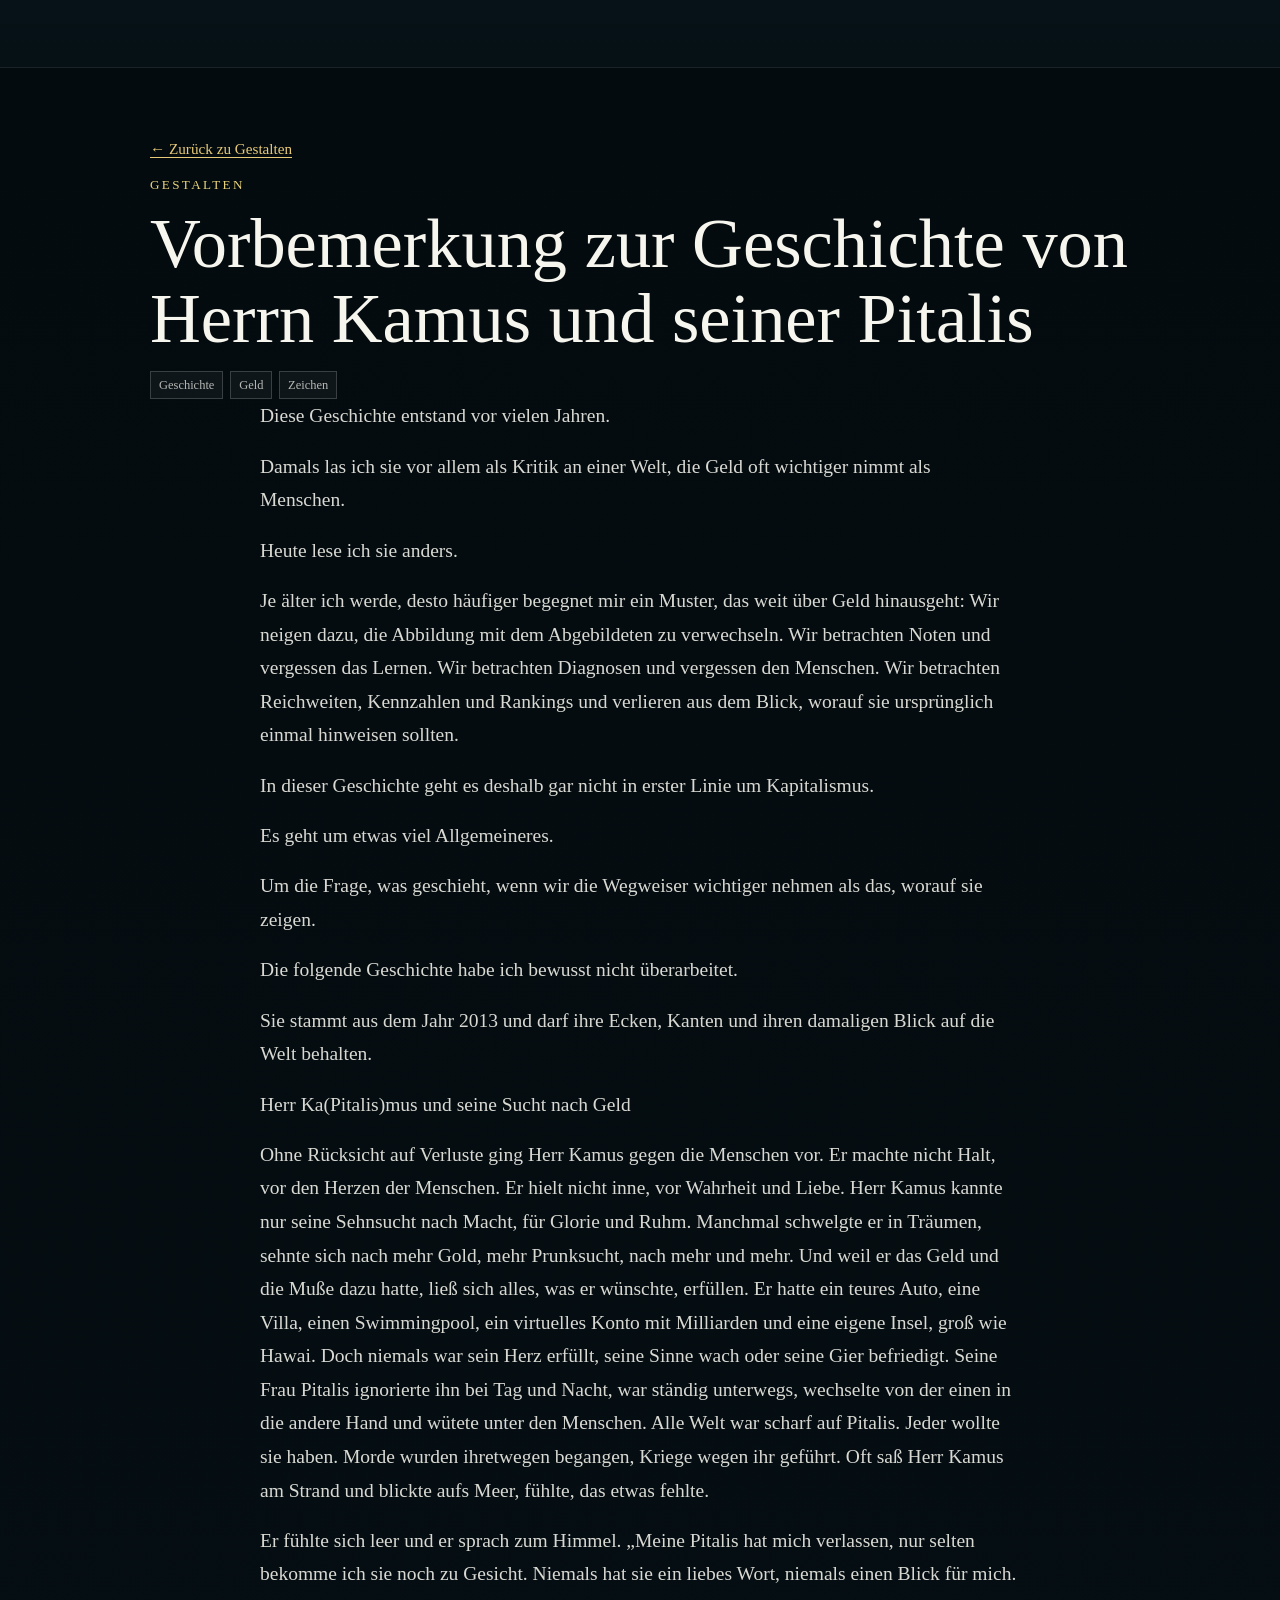
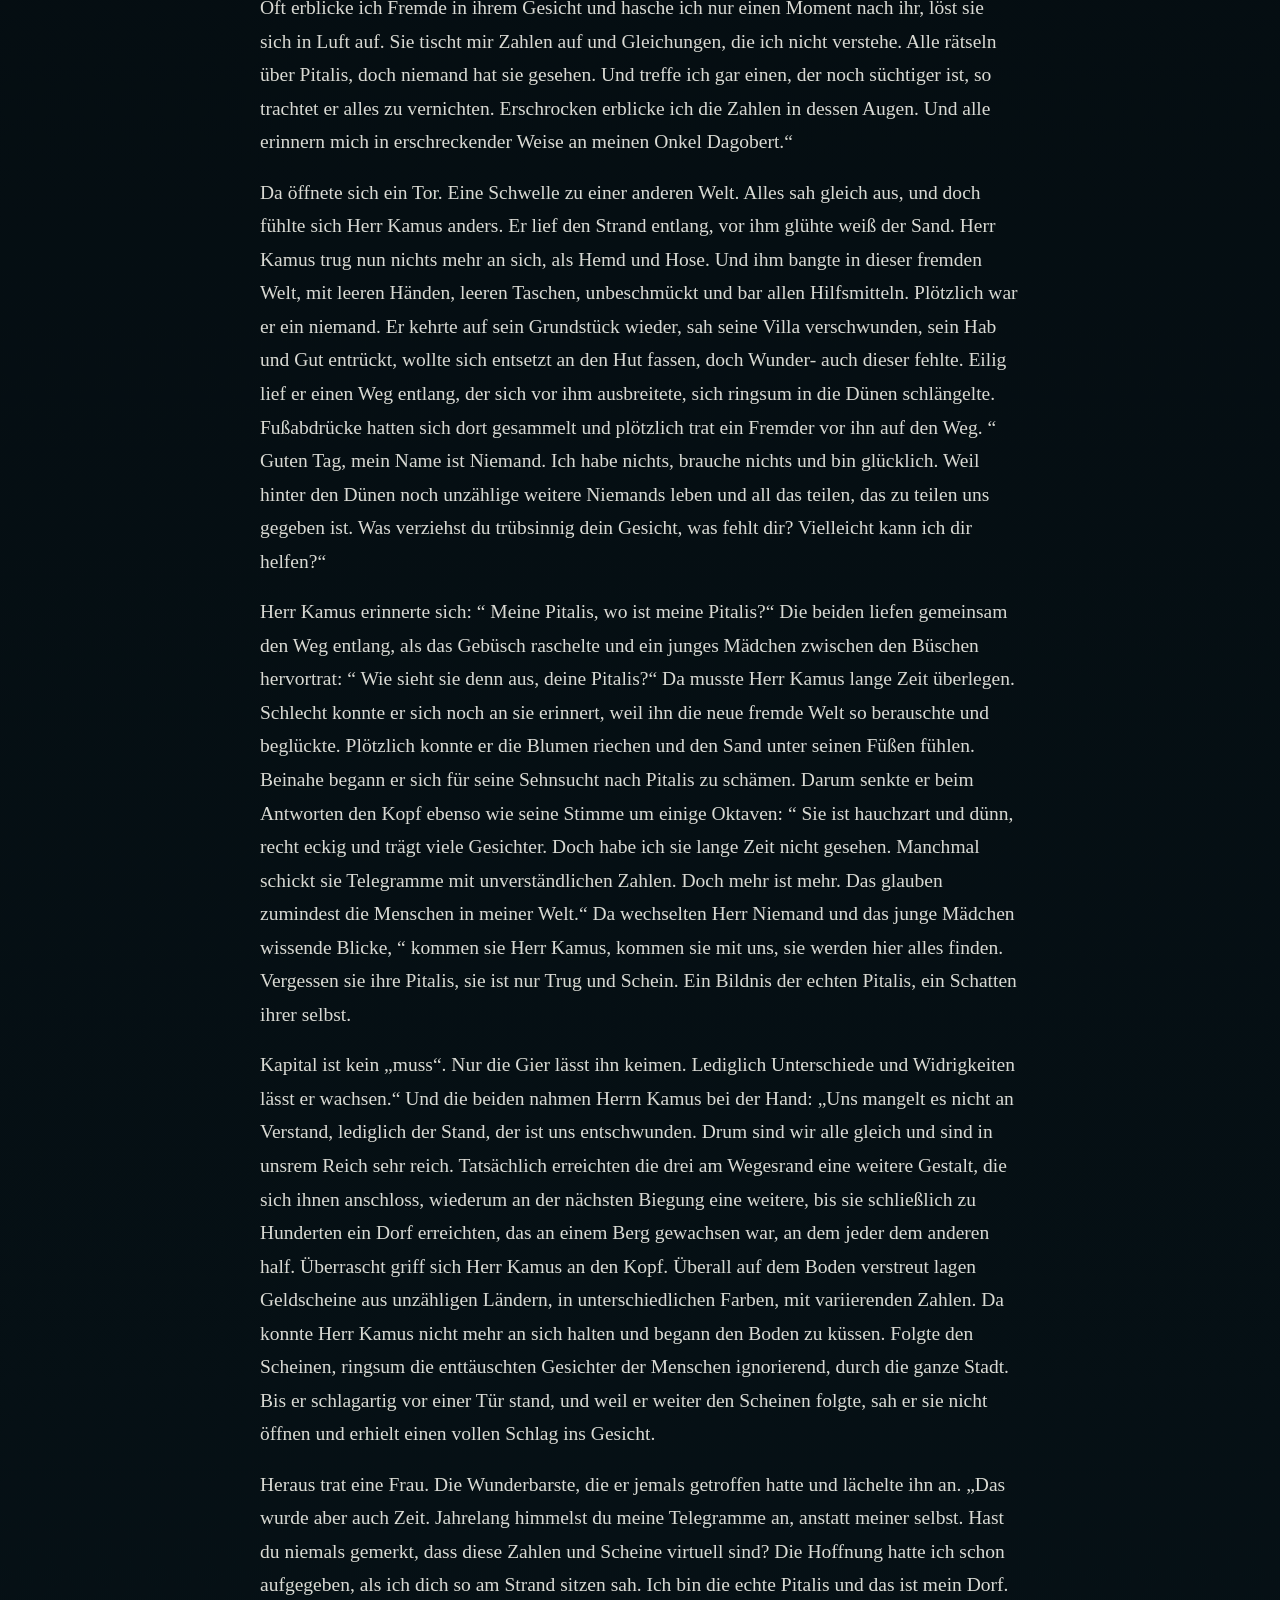
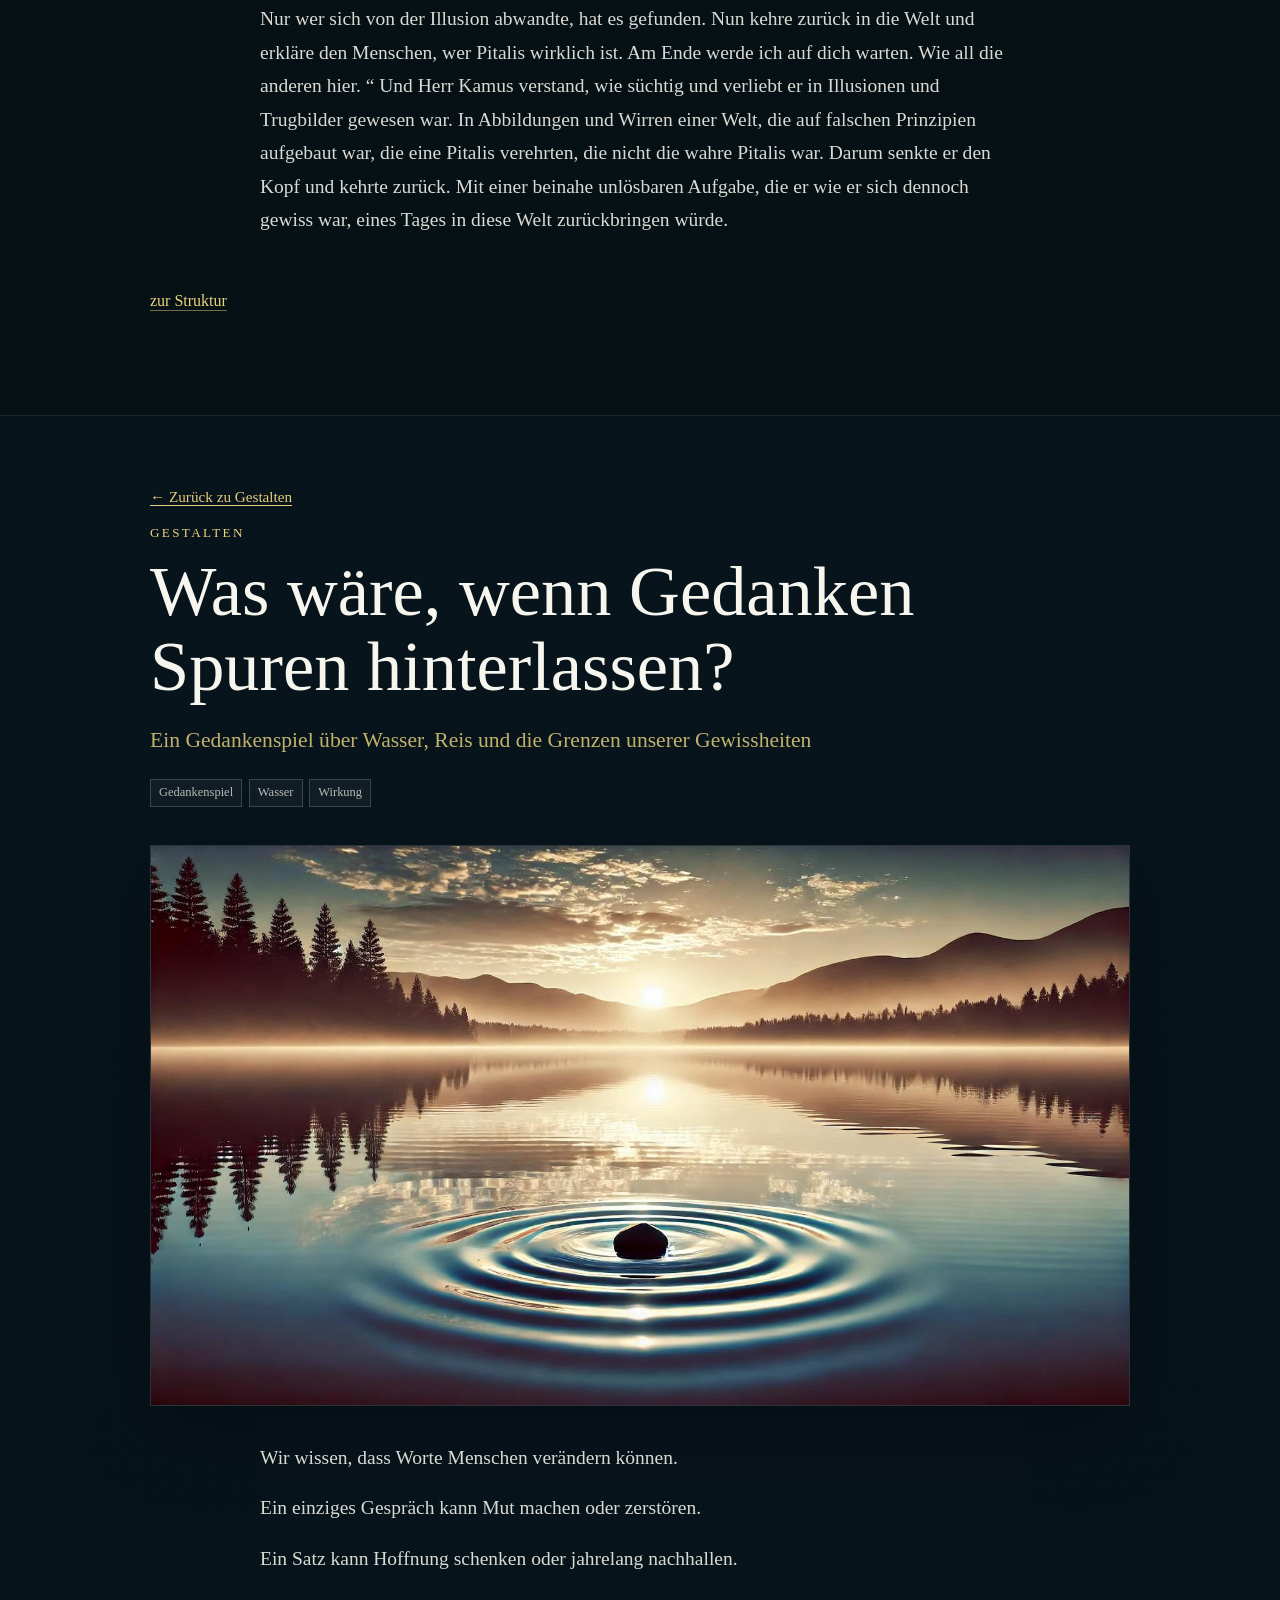
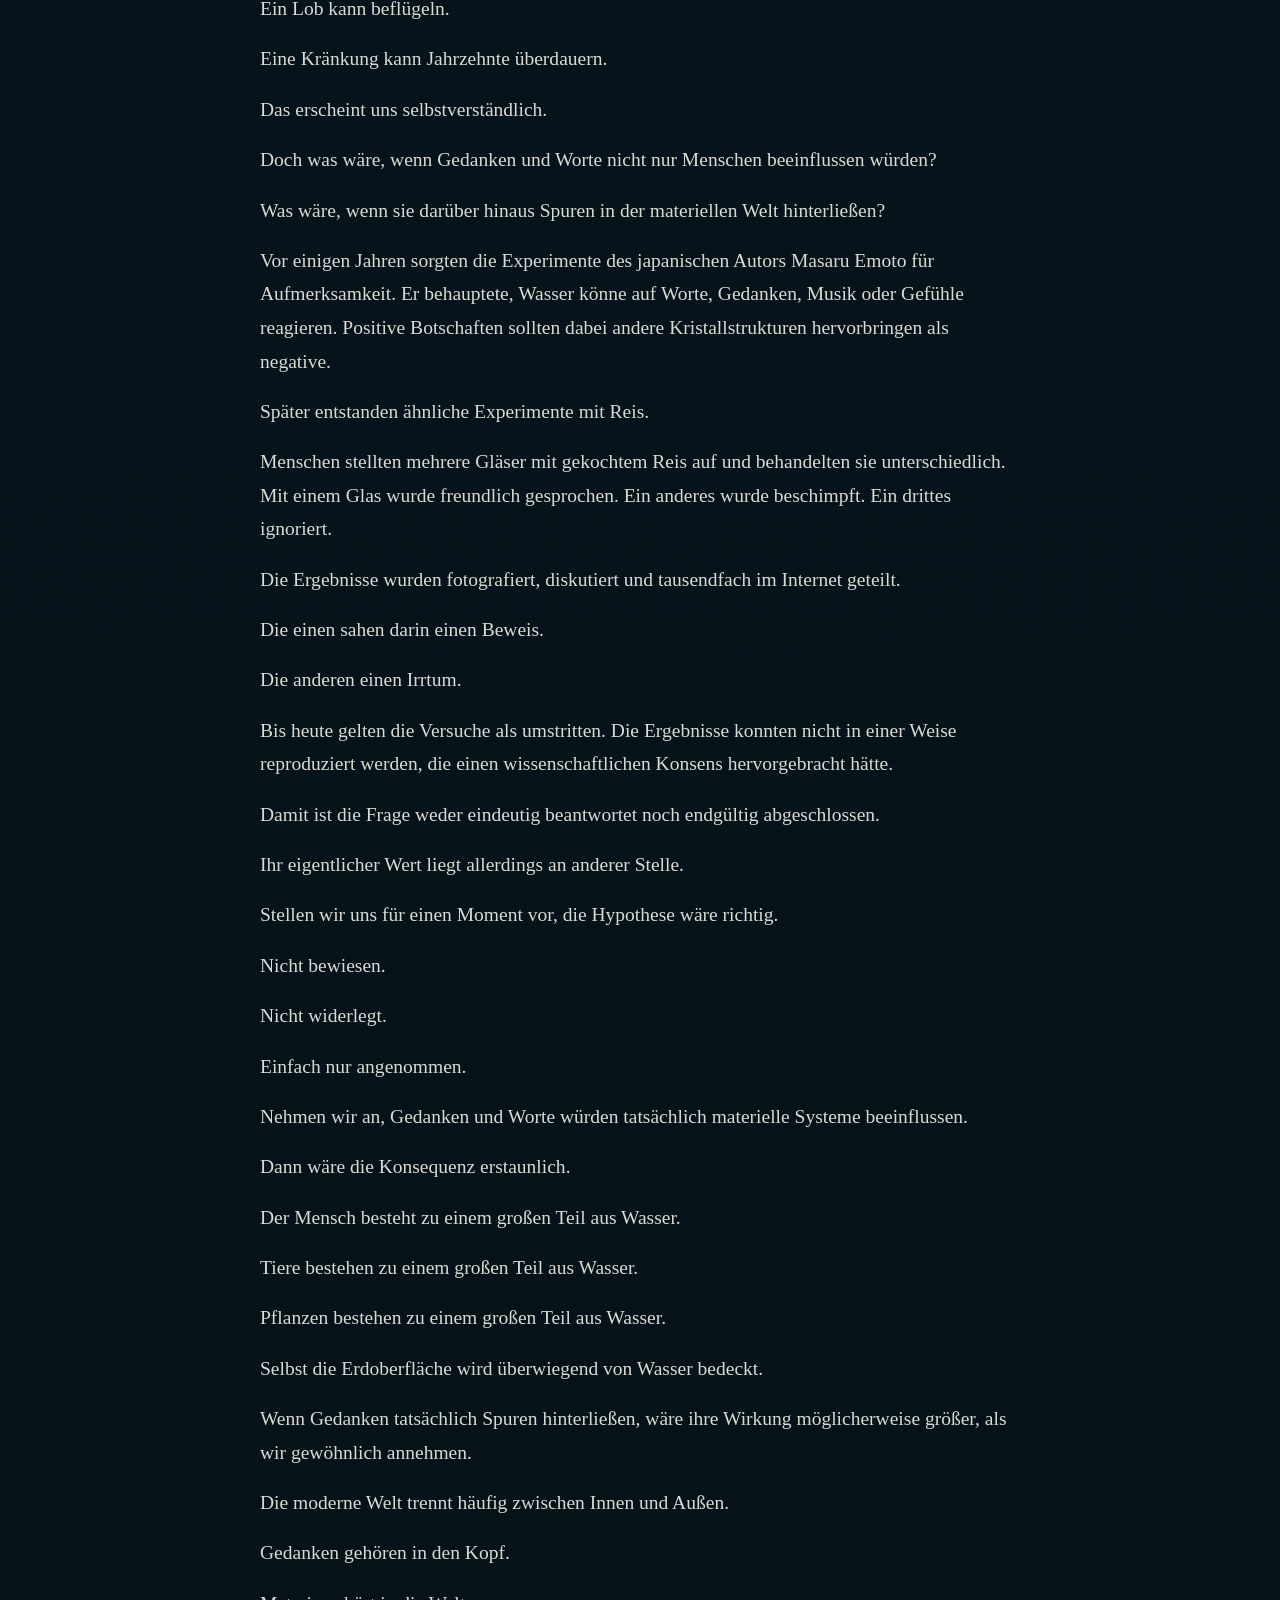
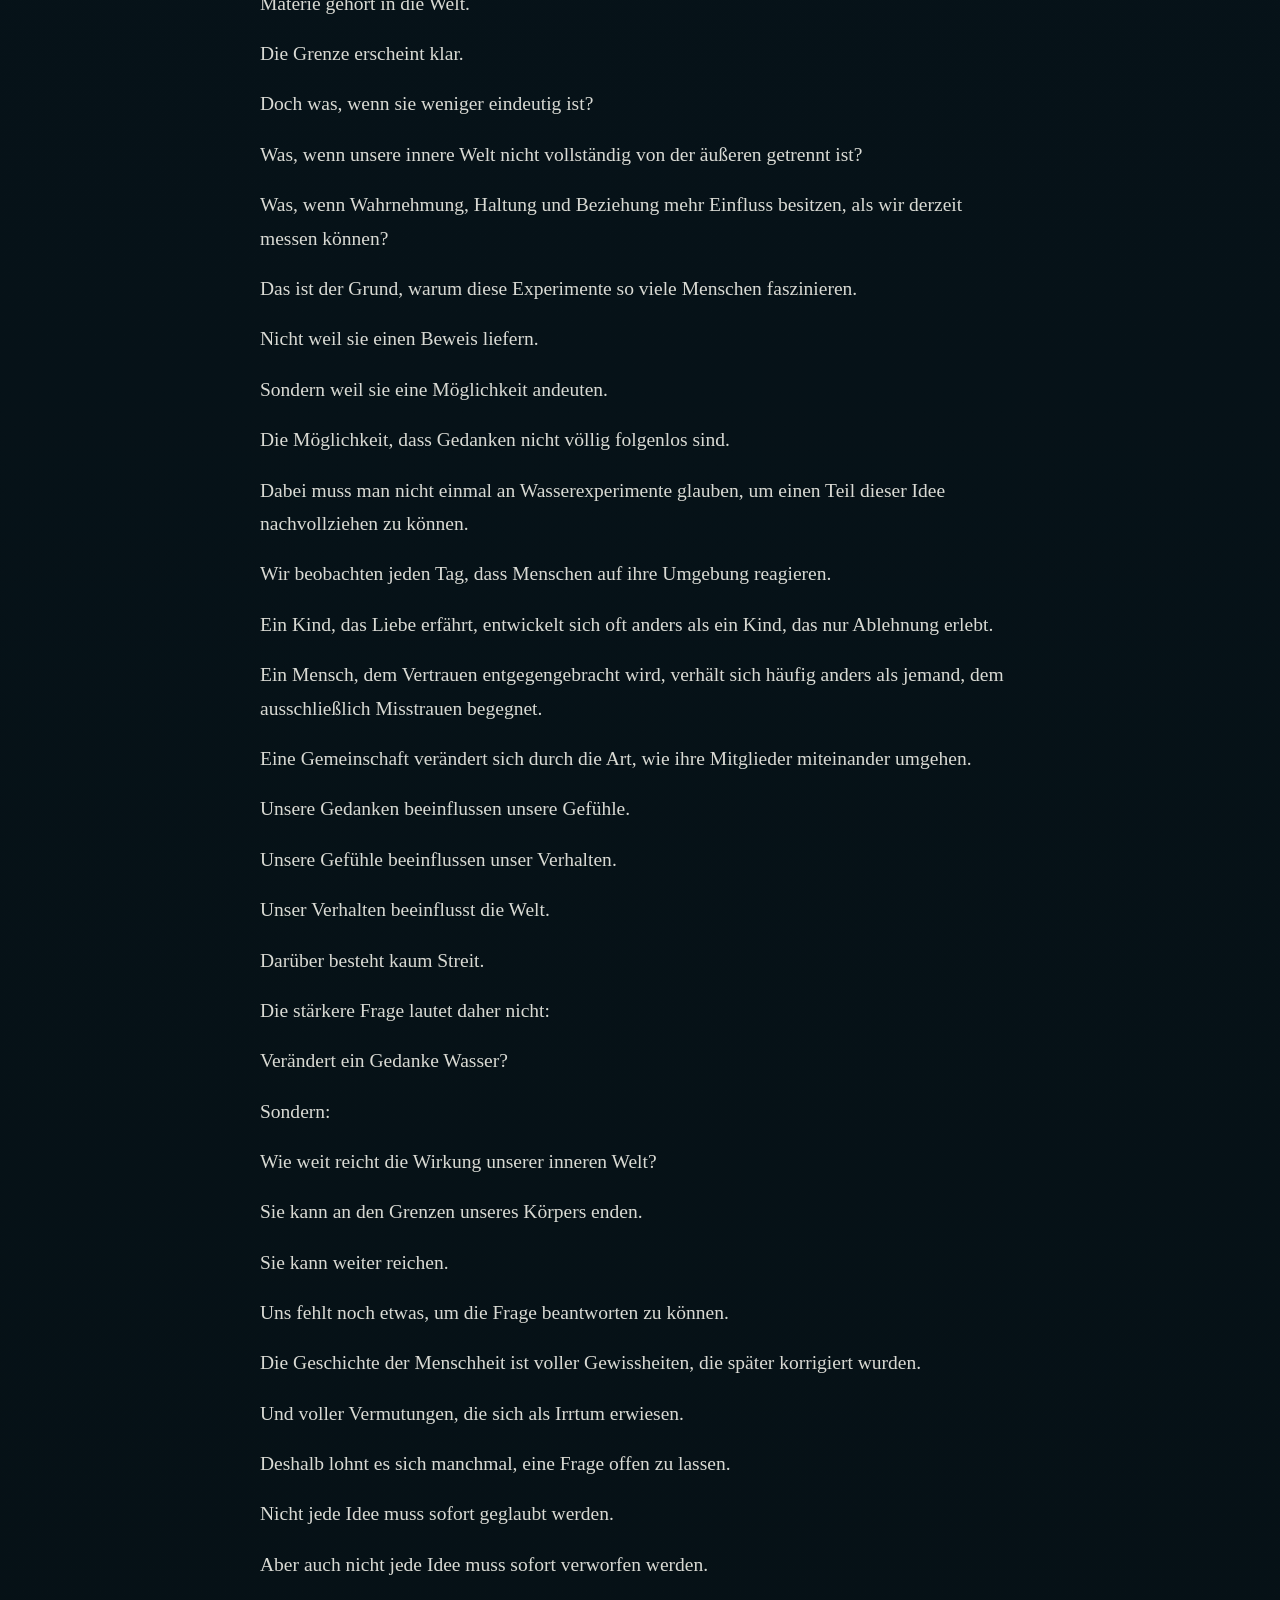
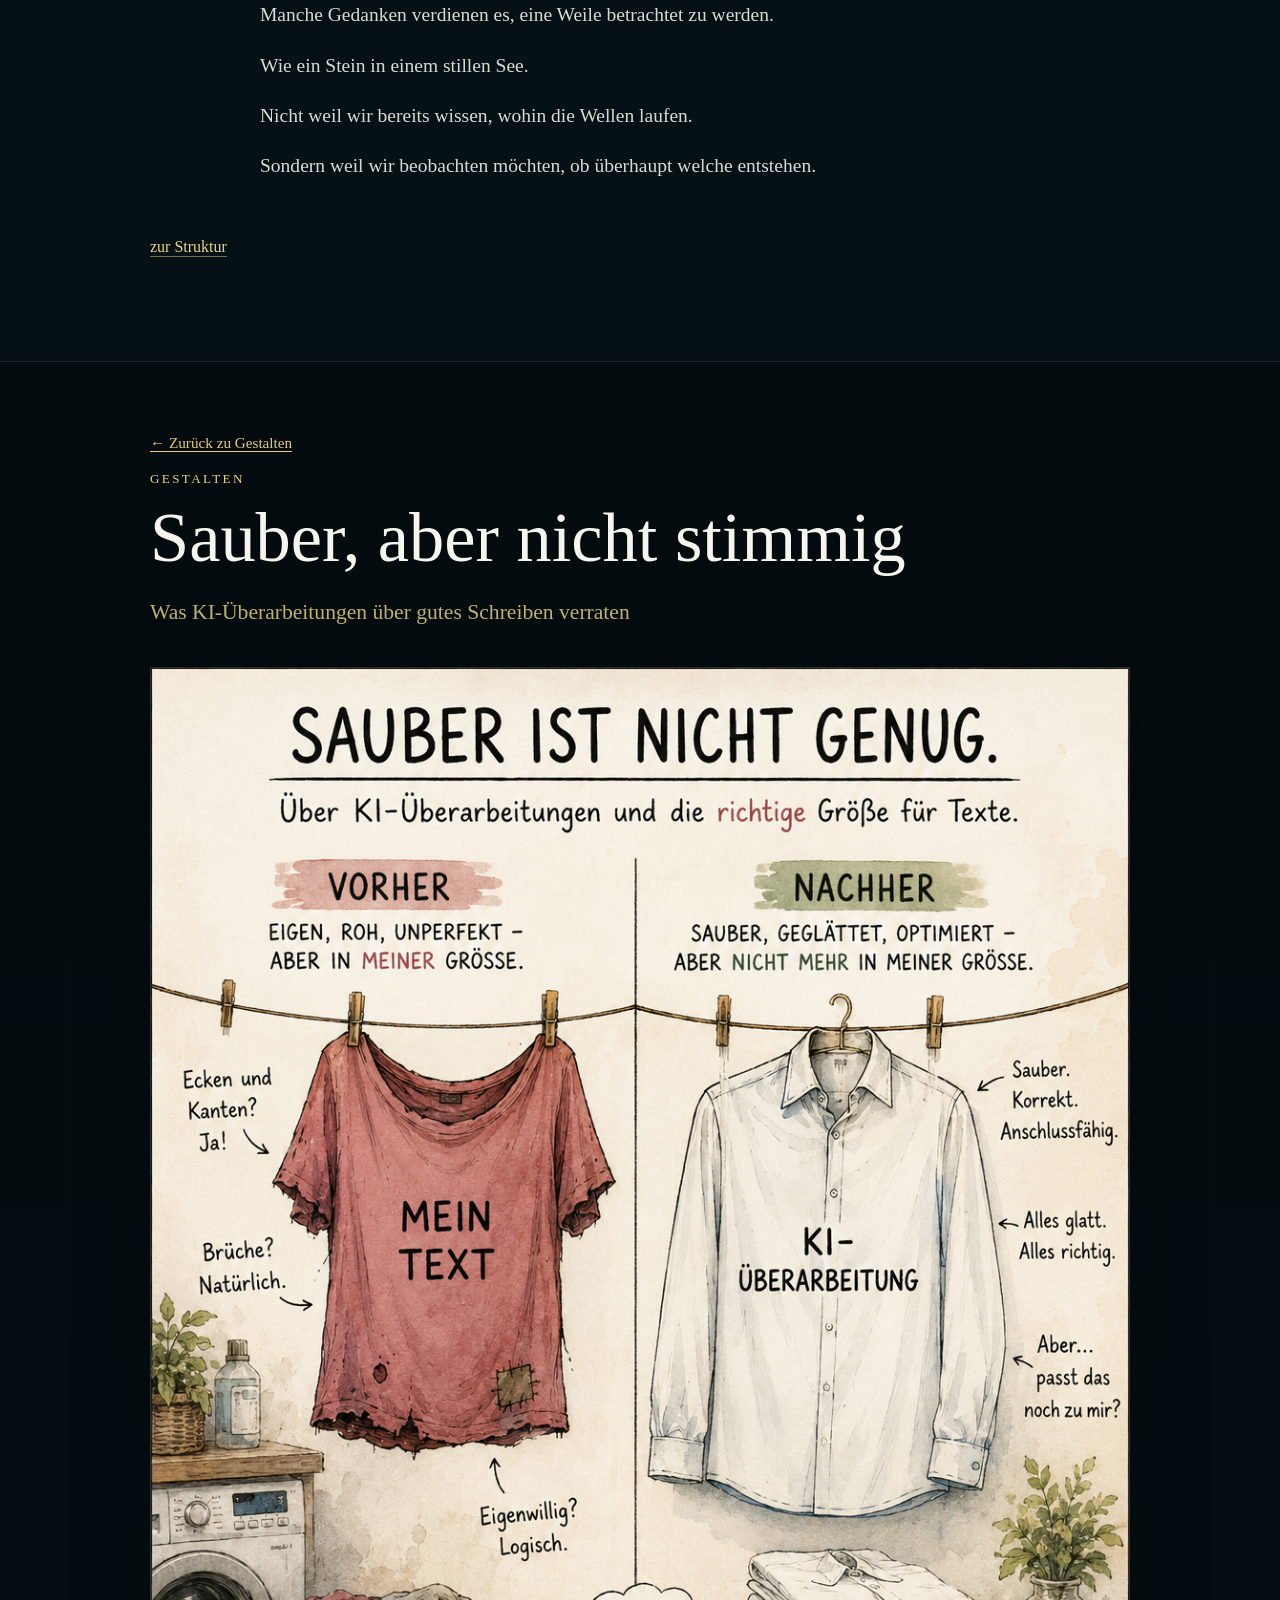
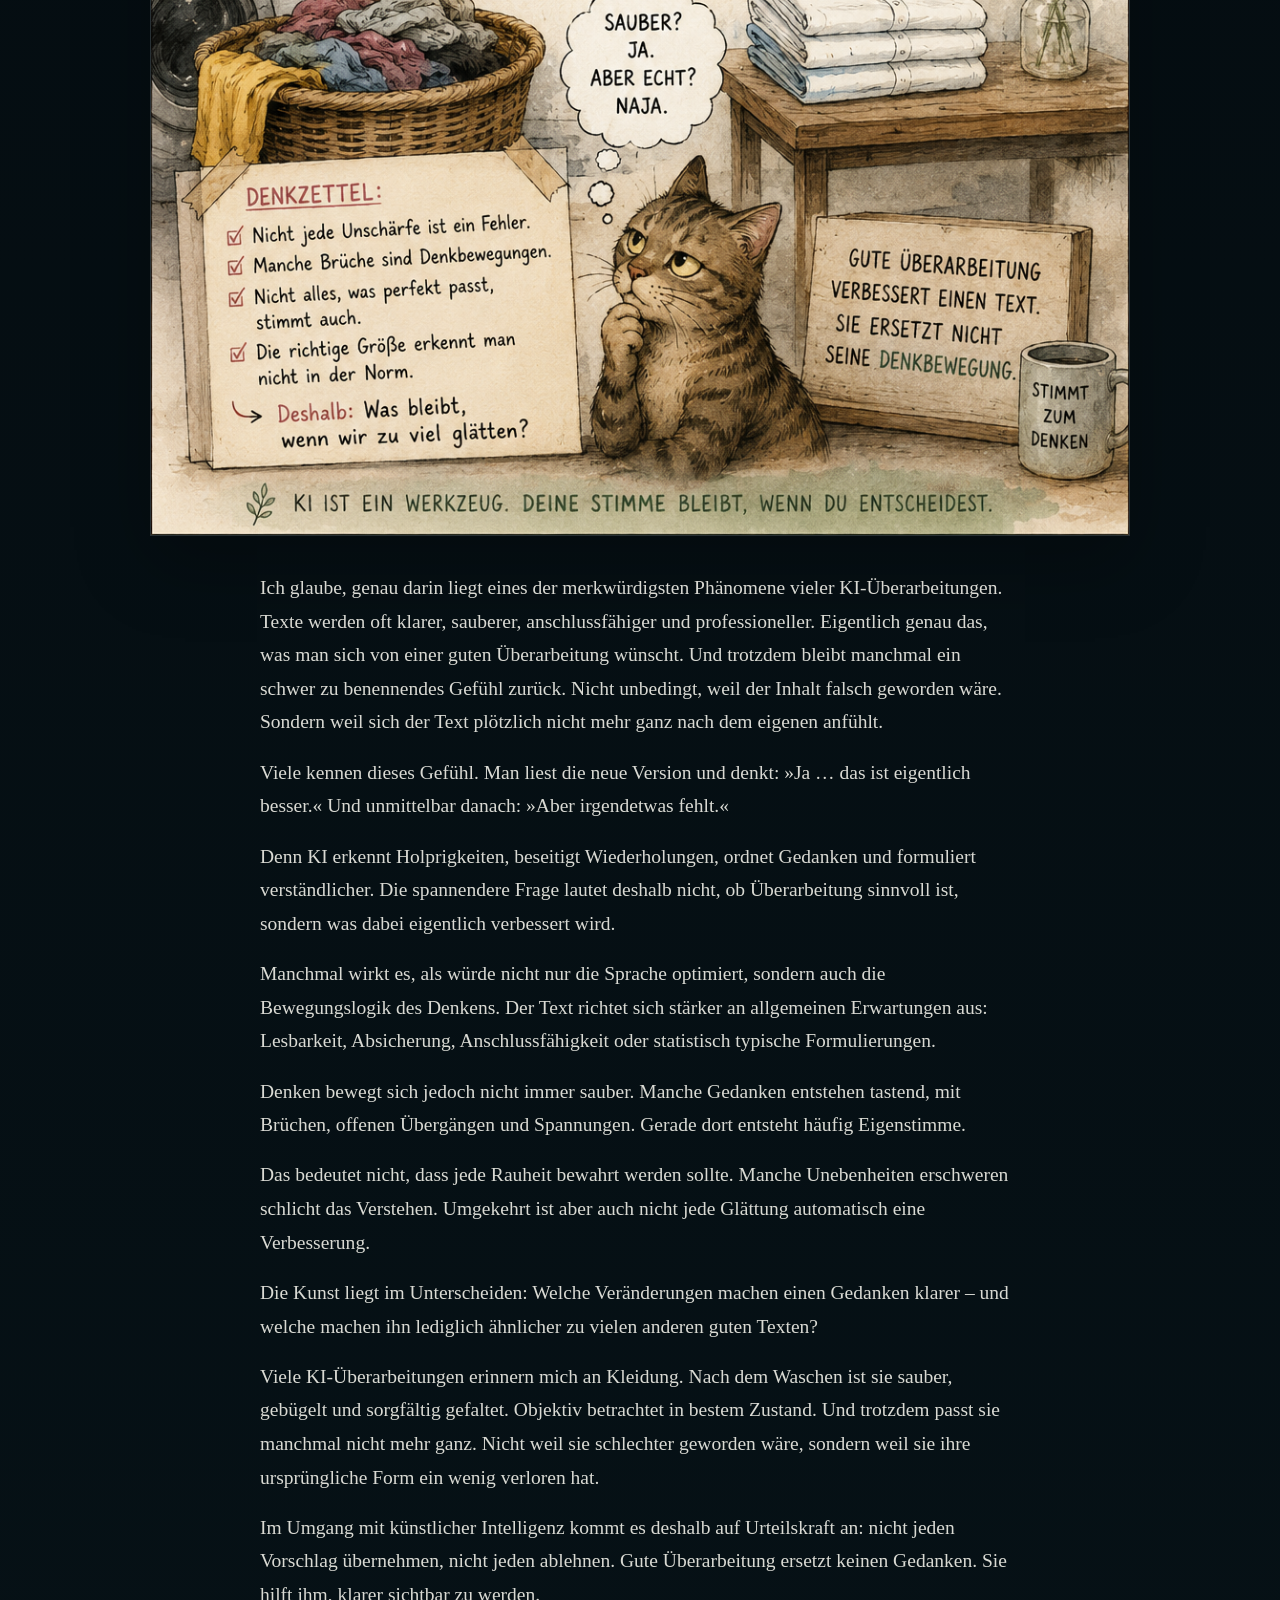
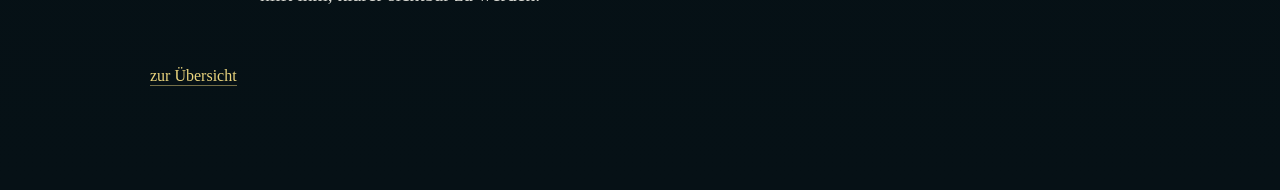
<file: gestalten.html>
<!DOCTYPE html>

<html lang="de"><head><meta charset="utf-8"/><meta content="width=device-width, initial-scale=1" name="viewport"/><title>Gestalten | Schreiben, KI und kreative Denkprozesse – Light up Reader</title><link href="assets/style.css" rel="stylesheet"/><meta content="Essays über Schreiben, Künstliche Intelligenz, Kreativität, Sprache und Denkprozesse. Der Bereich »Gestalten« von Light up Reader." name="description"/><meta content="index,follow" name="robots"/><meta content="Caroline Thongsan" name="author"/><meta content="#061116" name="theme-color"/><link href="https://carolinethongsan.de/gestalten.html" rel="canonical"/><meta content="website" property="og:type"/><meta content="Gestalten | Light up Reader" property="og:title"/><meta content="Essays über Schreiben, Künstliche Intelligenz, Kreativität, Sprache und Denkprozesse. Der Bereich »Gestalten« von Light up Reader." property="og:description"/><meta content="https://carolinethongsan.de/gestalten.html" property="og:url"/><meta content="https://carolinethongsan.de/assets/sauber-nicht-stimmig.png" property="og:image"/><meta content="Light up Reader" property="og:site_name"/><meta content="de_DE" property="og:locale"/><meta content="summary_large_image" name="twitter:card"/><meta content="Gestalten | Light up Reader" name="twitter:title"/><meta content="Essays über Schreiben, Künstliche Intelligenz, Kreativität, Sprache und Denkprozesse. Der Bereich »Gestalten« von Light up Reader." name="twitter:description"/><meta content="https://carolinethongsan.de/assets/sauber-nicht-stimmig.png" name="twitter:image"/><script type="application/ld+json">{
  "@context": "https://schema.org",
  "@type": "CollectionPage",
  "name": "Gestalten",
  "url": "https://carolinethongsan.de/gestalten.html",
  "description": "Essays über Schreiben, Künstliche Intelligenz, Kreativität, Sprache und Denkprozesse. Der Bereich »Gestalten« von Light up Reader.",
  "author": {
    "@type": "Person",
    "name": "Caroline Thongsan"
  },
  "isPartOf": {
    "@type": "WebSite",
    "name": "Light up Reader",
    "url": "https://carolinethongsan.de/"
  },
  "about": [
    "Schreiben",
    "Künstliche Intelligenz",
    "Kreativität",
    "Sprache",
    "Denkprozesse",
    "Essay",
    "Reflexion",
    "Wirklichkeit",
    "Gestaltung",
    "Ideen"
  ]
}</script></head><body><main><section class="category-page category-gestalten"><div class="map-inner category-header"><p class="eyebrow">Light up Reader</p><h1>Gestalten</h1><p class="lead">Was verstanden wurde, kann Form annehmen: als Text, Bild, Projekt oder Versuch.</p><nav aria-label="Navigation" class="section-nav"><a href="index.html#reise">Startseite</a><a href="beobachten.html">Beobachten</a><a href="verstehen.html">Verstehen</a><a href="moeglichkeiten.html">Möglichkeiten</a><a href="gestalten.html">Gestalten</a><a href="sein.html">Sein</a><a href="bibliothek.html">Bibliothek</a><a href="proviant.html">Proviant</a></nav><figure class="category-cat"><img alt="Akira begleitet den Bereich Gestalten" src="assets/cat-gestalten.png"/></figure></div></section><section class="content-map"><div class="map-inner"><p class="eyebrow">Texte in diesem Raum</p><div class="article-grid"><article class="article-card">
<a class="article-card-link" href="gestalten.html#vorbemerkung-zur-geschichte-von-herrn-kamus-und-seiner-pitalis">
<div class="article-card-image"><img alt="Denkbild zu Herr Kamus und Pitalis: Zeichen, Wege und Perspektiven" src="assets/kamus-pitalis.png"/></div>
<div class="article-card-body">
<p class="eyebrow">Gestalten</p>
<h3>Vorbemerkung zur Geschichte von Herrn Kamus und seiner Pitalis</h3>
<p class="card-subtitle">Eine ältere Geschichte als Denkbild über Abbildungen, Zahlen und das, worauf sie zeigen.</p>
<div class="mini-tags"><span>Geschichte</span><span>Geld</span><span>Zeichen</span></div>
</div>
</a>
</article><article class="article-card">
<a class="article-card-link" href="gestalten.html#was-waere-wenn-gedanken-spuren-hinterlassen">
<div class="article-card-image"><img alt="Ein Stein erzeugt konzentrische Wellen auf einem stillen See" src="assets/gedanken-spuren.png"/></div>
<div class="article-card-body">
<p class="eyebrow">Gestalten</p>
<h3>Was wäre, wenn Gedanken Spuren hinterlassen?</h3>
<p class="card-subtitle">Ein Gedankenspiel über Wasser, Reis und die Grenzen unserer Gewissheiten</p>
<div class="mini-tags"><span>Gedankenspiel</span><span>Wasser</span><span>Wirkung</span></div>
</div>
</a>
</article>
<article class="article-card">
<a class="article-card-link" href="gestalten.html#sauber-aber-nicht-stimmig">
<div class="article-card-image"><img alt="Kleidung auf einem Bügel als Bild für Form und Passung" src="assets/sauber-nicht-stimmig.png"/></div>
<div class="article-card-body">
<p class="eyebrow">Gestalten</p>
<h3>Sauber, aber nicht stimmig</h3>
<p class="card-subtitle">Was KI-Überarbeitungen über gutes Schreiben verraten</p>
</div>
</a>
</article>
</div></div></section><article class="essay" id="vorbemerkung-zur-geschichte-von-herrn-kamus-und-seiner-pitalis">
<div class="essay-inner"><p class="backlink"><a href="gestalten.html">← Zurück zu Gestalten</a></p>
<header class="essay-header">
<p class="eyebrow">Gestalten</p>
<h2>Vorbemerkung zur Geschichte von Herrn Kamus und seiner Pitalis</h2>
<div class="mini-tags"><span>Geschichte</span><span>Geld</span><span>Zeichen</span></div>
</header>
<div class="essay-text">
<p>Diese Geschichte entstand vor vielen Jahren.</p>
<p>Damals las ich sie vor allem als Kritik an einer Welt, die Geld oft wichtiger nimmt als Menschen.</p>
<p>Heute lese ich sie anders.</p>
<p>Je älter ich werde, desto häufiger begegnet mir ein Muster, das weit über Geld hinausgeht: Wir neigen dazu, die Abbildung mit dem Abgebildeten zu verwechseln. Wir betrachten Noten und vergessen das Lernen. Wir betrachten Diagnosen und vergessen den Menschen. Wir betrachten Reichweiten, Kennzahlen und Rankings und verlieren aus dem Blick, worauf sie ursprünglich einmal hinweisen sollten.</p>
<p>In dieser Geschichte geht es deshalb gar nicht in erster Linie um Kapitalismus.</p>
<p>Es geht um etwas viel Allgemeineres.</p>
<p>Um die Frage, was geschieht, wenn wir die Wegweiser wichtiger nehmen als das, worauf sie zeigen.</p>
<p>Die folgende Geschichte habe ich bewusst nicht überarbeitet.</p>
<p>Sie stammt aus dem Jahr 2013 und darf ihre Ecken, Kanten und ihren damaligen Blick auf die Welt behalten.</p>
<p>Herr Ka(Pitalis)mus und seine Sucht nach Geld</p>
<p>Ohne Rücksicht auf Verluste ging Herr Kamus gegen die Menschen vor. Er machte nicht Halt, vor den Herzen der Menschen. Er hielt nicht inne, vor Wahrheit und Liebe. Herr Kamus kannte nur seine Sehnsucht nach Macht, für Glorie und Ruhm. Manchmal schwelgte er in Träumen, sehnte sich nach mehr Gold, mehr Prunksucht, nach mehr und mehr. Und weil er das Geld und die Muße dazu hatte, ließ sich alles, was er wünschte, erfüllen. Er hatte ein teures Auto, eine Villa, einen Swimmingpool, ein virtuelles Konto mit Milliarden und eine eigene Insel, groß wie Hawai. Doch niemals war sein Herz erfüllt, seine Sinne wach oder seine Gier befriedigt. Seine Frau Pitalis ignorierte ihn bei Tag und Nacht, war ständig unterwegs, wechselte von der einen in die andere Hand und wütete unter den Menschen. Alle Welt war scharf auf Pitalis. Jeder wollte sie haben. Morde wurden ihretwegen begangen, Kriege wegen ihr geführt. Oft saß Herr Kamus am Strand und blickte aufs Meer, fühlte, das etwas fehlte.</p>
<p>Er fühlte sich leer und er sprach zum Himmel. „Meine Pitalis hat mich verlassen, nur selten bekomme ich sie noch zu Gesicht. Niemals hat sie ein liebes Wort, niemals einen Blick für mich. Oft erblicke ich Fremde in ihrem Gesicht und hasche ich nur einen Moment nach ihr, löst sie sich in Luft auf. Sie tischt mir Zahlen auf und Gleichungen, die ich nicht verstehe. Alle rätseln über Pitalis, doch niemand hat sie gesehen. Und treffe ich gar einen, der noch süchtiger ist, so trachtet er alles zu vernichten. Erschrocken erblicke ich die Zahlen in dessen Augen. Und alle erinnern mich in erschreckender Weise an meinen Onkel Dagobert.“</p>
<p>Da öffnete sich ein Tor. Eine Schwelle zu einer anderen Welt. Alles sah gleich aus, und doch fühlte sich Herr Kamus anders. Er lief den Strand entlang, vor ihm glühte weiß der Sand. Herr Kamus trug nun nichts mehr an sich, als Hemd und Hose. Und ihm bangte in dieser fremden Welt, mit leeren Händen, leeren Taschen, unbeschmückt und bar allen Hilfsmitteln. Plötzlich war er ein niemand. Er kehrte auf sein Grundstück wieder, sah seine Villa verschwunden, sein Hab und Gut entrückt, wollte sich entsetzt an den Hut fassen, doch Wunder- auch dieser fehlte. Eilig lief er einen Weg entlang, der sich vor ihm ausbreitete, sich ringsum in die Dünen schlängelte. Fußabdrücke hatten sich dort gesammelt und plötzlich trat ein Fremder vor ihn auf den Weg. “ Guten Tag, mein Name ist Niemand. Ich habe nichts, brauche nichts und bin glücklich. Weil hinter den Dünen noch unzählige weitere Niemands leben und all das teilen, das zu teilen uns gegeben ist. Was verziehst du trübsinnig dein Gesicht, was fehlt dir? Vielleicht kann ich dir helfen?“</p>
<p>Herr Kamus erinnerte sich: “ Meine Pitalis, wo ist meine Pitalis?“ Die beiden liefen gemeinsam den Weg entlang, als das Gebüsch raschelte und ein junges Mädchen zwischen den Büschen hervortrat: “ Wie sieht sie denn aus, deine Pitalis?“ Da musste Herr Kamus lange Zeit überlegen. Schlecht konnte er sich noch an sie erinnert, weil ihn die neue fremde Welt so berauschte und beglückte. Plötzlich konnte er die Blumen riechen und den Sand unter seinen Füßen fühlen. Beinahe begann er sich für seine Sehnsucht nach Pitalis zu schämen. Darum senkte er beim Antworten den Kopf ebenso wie seine Stimme um einige Oktaven: “ Sie ist hauchzart und dünn, recht eckig und trägt viele Gesichter. Doch habe ich sie lange Zeit nicht gesehen. Manchmal schickt sie Telegramme mit unverständlichen Zahlen. Doch mehr ist mehr. Das glauben zumindest die Menschen in meiner Welt.“ Da wechselten Herr Niemand und das junge Mädchen wissende Blicke, “ kommen sie Herr Kamus, kommen sie mit uns, sie werden hier alles finden. Vergessen sie ihre Pitalis, sie ist nur Trug und Schein. Ein Bildnis der echten Pitalis, ein Schatten ihrer selbst.</p>
<p>Kapital ist kein „muss“. Nur die Gier lässt ihn keimen. Lediglich Unterschiede und Widrigkeiten lässt er wachsen.“ Und die beiden nahmen Herrn Kamus bei der Hand: „Uns mangelt es nicht an Verstand, lediglich der Stand, der ist uns entschwunden. Drum sind wir alle gleich und sind in unsrem Reich sehr reich. Tatsächlich erreichten die drei am Wegesrand eine weitere Gestalt, die sich ihnen anschloss, wiederum an der nächsten Biegung eine weitere, bis sie schließlich zu Hunderten ein Dorf erreichten, das an einem Berg gewachsen war, an dem jeder dem anderen half. Überrascht griff sich Herr Kamus an den Kopf. Überall auf dem Boden verstreut lagen Geldscheine aus unzähligen Ländern, in unterschiedlichen Farben, mit variierenden Zahlen. Da konnte Herr Kamus nicht mehr an sich halten und begann den Boden zu küssen. Folgte den Scheinen, ringsum die enttäuschten Gesichter der Menschen ignorierend, durch die ganze Stadt. Bis er schlagartig vor einer Tür stand, und weil er weiter den Scheinen folgte, sah er sie nicht öffnen und erhielt einen vollen Schlag ins Gesicht.</p>
<p>Heraus trat eine Frau. Die Wunderbarste, die er jemals getroffen hatte und lächelte ihn an. „Das wurde aber auch Zeit. Jahrelang himmelst du meine Telegramme an, anstatt meiner selbst. Hast du niemals gemerkt, dass diese Zahlen und Scheine virtuell sind? Die Hoffnung hatte ich schon aufgegeben, als ich dich so am Strand sitzen sah. Ich bin die echte Pitalis und das ist mein Dorf. Nur wer sich von der Illusion abwandte, hat es gefunden. Nun kehre zurück in die Welt und erkläre den Menschen, wer Pitalis wirklich ist. Am Ende werde ich auf dich warten. Wie all die anderen hier. “ Und Herr Kamus verstand, wie süchtig und verliebt er in Illusionen und Trugbilder gewesen war. In Abbildungen und Wirren einer Welt, die auf falschen Prinzipien aufgebaut war, die eine Pitalis verehrten, die nicht die wahre Pitalis war. Darum senkte er den Kopf und kehrte zurück. Mit einer beinahe unlösbaren Aufgabe, die er wie er sich dennoch gewiss war, eines Tages in diese Welt zurückbringen würde.</p>
</div>
<a class="back-link" href="#reise">zur Struktur</a>
</div>
</article><article class="essay" id="was-waere-wenn-gedanken-spuren-hinterlassen">
<div class="essay-inner"><p class="backlink"><a href="gestalten.html">← Zurück zu Gestalten</a></p>
<header class="essay-header">
<p class="eyebrow">Gestalten</p>
<h2>Was wäre, wenn Gedanken Spuren hinterlassen?</h2>
<p class="article-subtitle">Ein Gedankenspiel über Wasser, Reis und die Grenzen unserer Gewissheiten</p>
<div class="mini-tags"><span>Gedankenspiel</span><span>Wasser</span><span>Wirkung</span></div>
</header>
<figure class="article-hero-image"><img alt="Ein Stein erzeugt konzentrische Wellen auf einem stillen See" src="assets/gedanken-spuren.png"/></figure>
<div class="essay-text">
<p>Wir wissen, dass Worte Menschen verändern können.</p>
<p>Ein einziges Gespräch kann Mut machen oder zerstören.</p>
<p>Ein Satz kann Hoffnung schenken oder jahrelang nachhallen.</p>
<p>Ein Lob kann beflügeln.</p>
<p>Eine Kränkung kann Jahrzehnte überdauern.</p>
<p>Das erscheint uns selbstverständlich.</p>
<p>Doch was wäre, wenn Gedanken und Worte nicht nur Menschen beeinflussen würden?</p>
<p>Was wäre, wenn sie darüber hinaus Spuren in der materiellen Welt hinterließen?</p>
<p>Vor einigen Jahren sorgten die Experimente des japanischen Autors Masaru Emoto für Aufmerksamkeit. Er behauptete, Wasser könne auf Worte, Gedanken, Musik oder Gefühle reagieren. Positive Botschaften sollten dabei andere Kristallstrukturen hervorbringen als negative.</p>
<p>Später entstanden ähnliche Experimente mit Reis.</p>
<p>Menschen stellten mehrere Gläser mit gekochtem Reis auf und behandelten sie unterschiedlich. Mit einem Glas wurde freundlich gesprochen. Ein anderes wurde beschimpft. Ein drittes ignoriert.</p>
<p>Die Ergebnisse wurden fotografiert, diskutiert und tausendfach im Internet geteilt.</p>
<p>Die einen sahen darin einen Beweis.</p>
<p>Die anderen einen Irrtum.</p>
<p>Bis heute gelten die Versuche als umstritten. Die Ergebnisse konnten nicht in einer Weise reproduziert werden, die einen wissenschaftlichen Konsens hervorgebracht hätte.</p>
<p>Damit ist die Frage weder eindeutig beantwortet noch endgültig abgeschlossen.</p>
<p>Ihr eigentlicher Wert liegt allerdings an anderer Stelle.</p>
<p>Stellen wir uns für einen Moment vor, die Hypothese wäre richtig.</p>
<p>Nicht bewiesen.</p>
<p>Nicht widerlegt.</p>
<p>Einfach nur angenommen.</p>
<p>Nehmen wir an, Gedanken und Worte würden tatsächlich materielle Systeme beeinflussen.</p>
<p>Dann wäre die Konsequenz erstaunlich.</p>
<p>Der Mensch besteht zu einem großen Teil aus Wasser.</p>
<p>Tiere bestehen zu einem großen Teil aus Wasser.</p>
<p>Pflanzen bestehen zu einem großen Teil aus Wasser.</p>
<p>Selbst die Erdoberfläche wird überwiegend von Wasser bedeckt.</p>
<p>Wenn Gedanken tatsächlich Spuren hinterließen, wäre ihre Wirkung möglicherweise größer, als wir gewöhnlich annehmen.</p>
<p>Die moderne Welt trennt häufig zwischen Innen und Außen.</p>
<p>Gedanken gehören in den Kopf.</p>
<p>Materie gehört in die Welt.</p>
<p>Die Grenze erscheint klar.</p>
<p>Doch was, wenn sie weniger eindeutig ist?</p>
<p>Was, wenn unsere innere Welt nicht vollständig von der äußeren getrennt ist?</p>
<p>Was, wenn Wahrnehmung, Haltung und Beziehung mehr Einfluss besitzen, als wir derzeit messen können?</p>
<p>Das ist der Grund, warum diese Experimente so viele Menschen faszinieren.</p>
<p>Nicht weil sie einen Beweis liefern.</p>
<p>Sondern weil sie eine Möglichkeit andeuten.</p>
<p>Die Möglichkeit, dass Gedanken nicht völlig folgenlos sind.</p>
<p>Dabei muss man nicht einmal an Wasserexperimente glauben, um einen Teil dieser Idee nachvollziehen zu können.</p>
<p>Wir beobachten jeden Tag, dass Menschen auf ihre Umgebung reagieren.</p>
<p>Ein Kind, das Liebe erfährt, entwickelt sich oft anders als ein Kind, das nur Ablehnung erlebt.</p>
<p>Ein Mensch, dem Vertrauen entgegengebracht wird, verhält sich häufig anders als jemand, dem ausschließlich Misstrauen begegnet.</p>
<p>Eine Gemeinschaft verändert sich durch die Art, wie ihre Mitglieder miteinander umgehen.</p>
<p>Unsere Gedanken beeinflussen unsere Gefühle.</p>
<p>Unsere Gefühle beeinflussen unser Verhalten.</p>
<p>Unser Verhalten beeinflusst die Welt.</p>
<p>Darüber besteht kaum Streit.</p>
<p>Die stärkere Frage lautet daher nicht:</p>
<p>Verändert ein Gedanke Wasser?</p>
<p>Sondern:</p>
<p>Wie weit reicht die Wirkung unserer inneren Welt?</p>
<p>Sie kann an den Grenzen unseres Körpers enden.</p>
<p>Sie kann weiter reichen.</p>
<p>Uns fehlt noch etwas, um die Frage beantworten zu können.</p>
<p>Die Geschichte der Menschheit ist voller Gewissheiten, die später korrigiert wurden.</p>
<p>Und voller Vermutungen, die sich als Irrtum erwiesen.</p>
<p>Deshalb lohnt es sich manchmal, eine Frage offen zu lassen.</p>
<p>Nicht jede Idee muss sofort geglaubt werden.</p>
<p>Aber auch nicht jede Idee muss sofort verworfen werden.</p>
<p>Manche Gedanken verdienen es, eine Weile betrachtet zu werden.</p>
<p>Wie ein Stein in einem stillen See.</p>
<p>Nicht weil wir bereits wissen, wohin die Wellen laufen.</p>
<p>Sondern weil wir beobachten möchten, ob überhaupt welche entstehen.</p>
</div>
<a class="back-link" href="#reise">zur Struktur</a>
</div>
</article>
<article class="essay" id="sauber-aber-nicht-stimmig">
<div class="essay-inner"><p class="backlink"><a href="gestalten.html">← Zurück zu Gestalten</a></p>
<header class="essay-header">
<p class="eyebrow">Gestalten</p>
<h2>Sauber, aber nicht stimmig</h2>
<p class="article-subtitle">Was KI-Überarbeitungen über gutes Schreiben verraten</p>
</header>
<figure class="article-hero-image"><img alt="Kleidung auf einem Bügel als Bild für Form und Passung" src="assets/sauber-nicht-stimmig.png"/></figure>
<div class="essay-text"><p>Ich glaube, genau darin liegt eines der merkwürdigsten Phänomene vieler KI-Überarbeitungen.
Texte werden oft klarer, sauberer, anschlussfähiger und professioneller. Eigentlich genau das, was man sich von einer guten Überarbeitung wünscht. Und trotzdem bleibt manchmal ein schwer zu benennendes Gefühl zurück.
Nicht unbedingt, weil der Inhalt falsch geworden wäre. Sondern weil sich der Text plötzlich nicht mehr ganz nach dem eigenen anfühlt.</p><p>Viele kennen dieses Gefühl. Man liest die neue Version und denkt: »Ja … das ist eigentlich besser.« Und unmittelbar danach: »Aber irgendetwas fehlt.«</p><p>Denn KI erkennt Holprigkeiten, beseitigt Wiederholungen, ordnet Gedanken und formuliert verständlicher. Die spannendere Frage lautet deshalb nicht, ob Überarbeitung sinnvoll ist, sondern was dabei eigentlich verbessert wird.</p><p>Manchmal wirkt es, als würde nicht nur die Sprache optimiert, sondern auch die Bewegungslogik des Denkens. Der Text richtet sich stärker an allgemeinen Erwartungen aus: Lesbarkeit, Absicherung, Anschlussfähigkeit oder statistisch typische Formulierungen.</p><p>Denken bewegt sich jedoch nicht immer sauber. Manche Gedanken entstehen tastend, mit Brüchen, offenen Übergängen und Spannungen. Gerade dort entsteht häufig Eigenstimme.</p><p>Das bedeutet nicht, dass jede Rauheit bewahrt werden sollte. Manche Unebenheiten erschweren schlicht das Verstehen. Umgekehrt ist aber auch nicht jede Glättung automatisch eine Verbesserung.</p><p>Die Kunst liegt im Unterscheiden: Welche Veränderungen machen einen Gedanken klarer – und welche machen ihn lediglich ähnlicher zu vielen anderen guten Texten?</p><p>Viele KI-Überarbeitungen erinnern mich an Kleidung. Nach dem Waschen ist sie sauber, gebügelt und sorgfältig gefaltet. Objektiv betrachtet in bestem Zustand. Und trotzdem passt sie manchmal nicht mehr ganz. Nicht weil sie schlechter geworden wäre, sondern weil sie ihre ursprüngliche Form ein wenig verloren hat.</p><p>Im Umgang mit künstlicher Intelligenz kommt es deshalb auf Urteilskraft an: nicht jeden Vorschlag übernehmen, nicht jeden ablehnen. Gute Überarbeitung ersetzt keinen Gedanken. Sie hilft ihm, klarer sichtbar zu werden.</p></div>
<a class="back-link" href="gestalten.html">zur Übersicht</a>
</div></article>
</main></body></html>
</file>
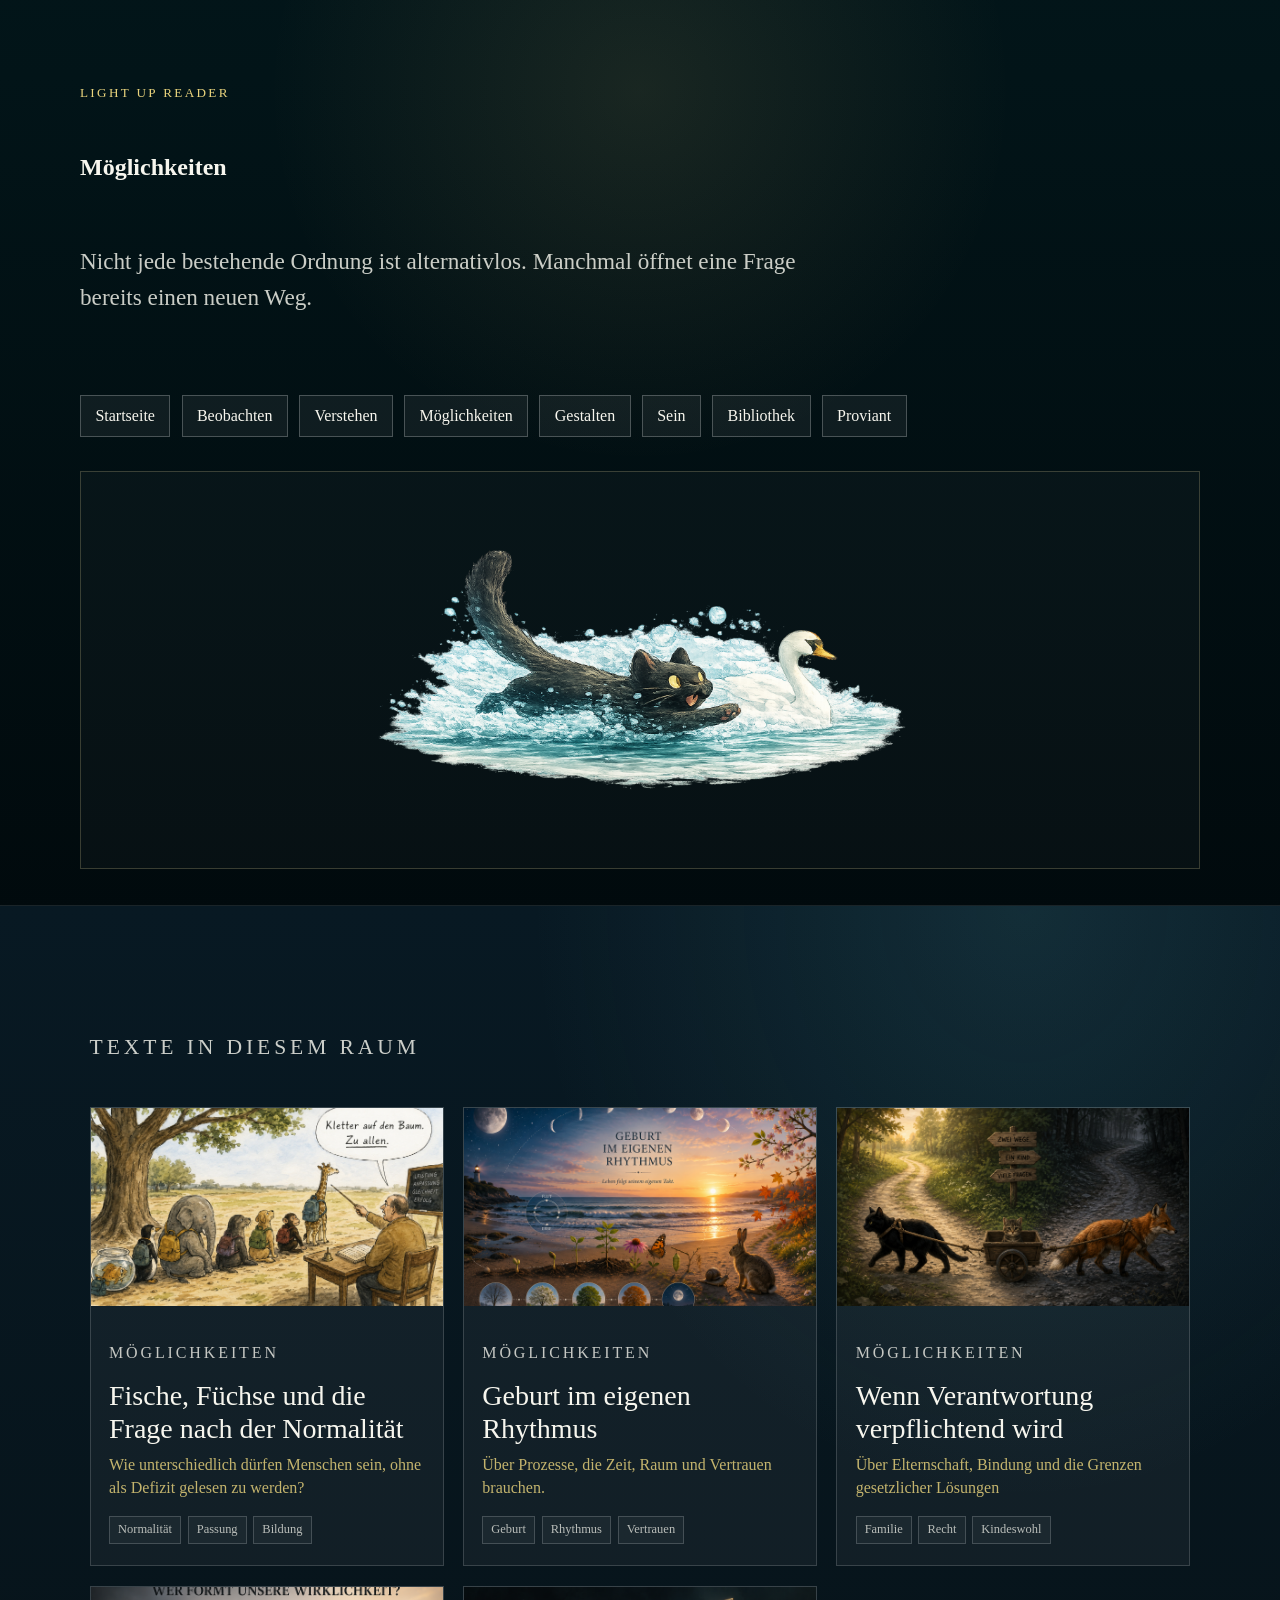
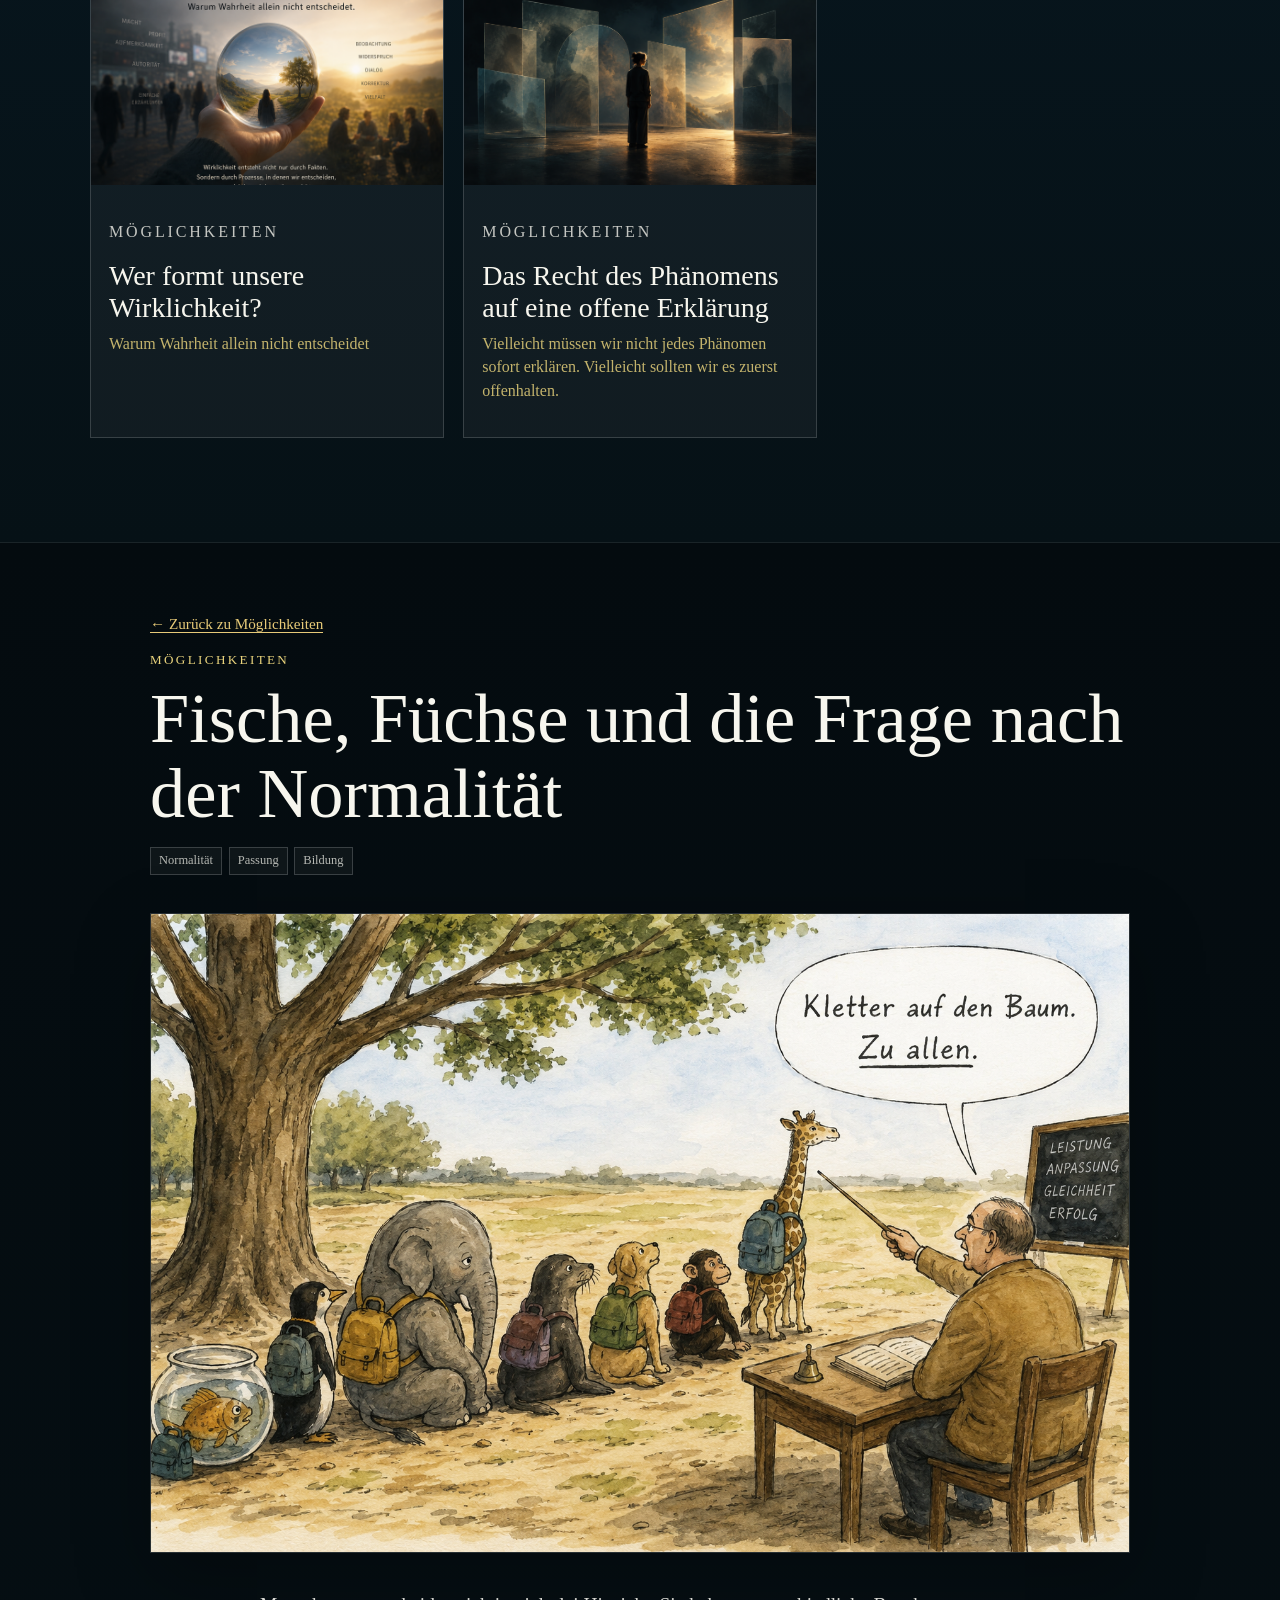
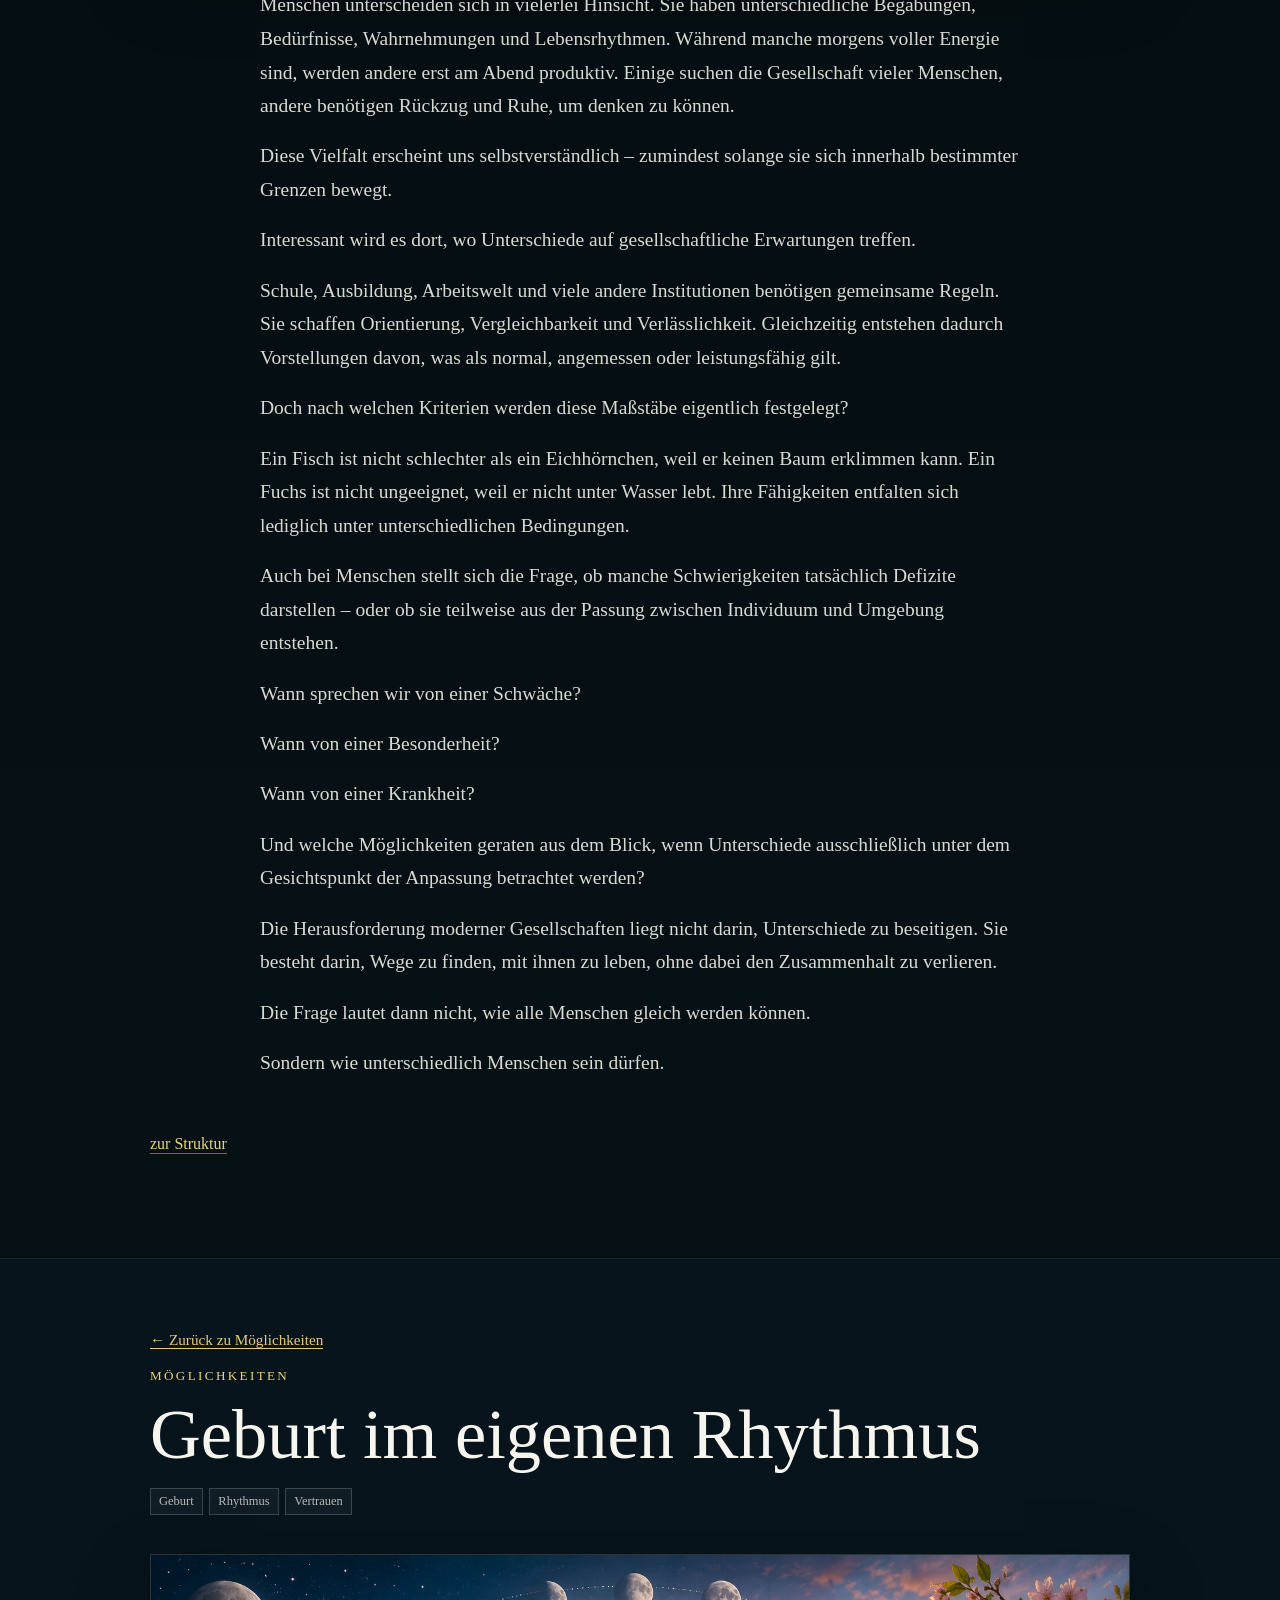
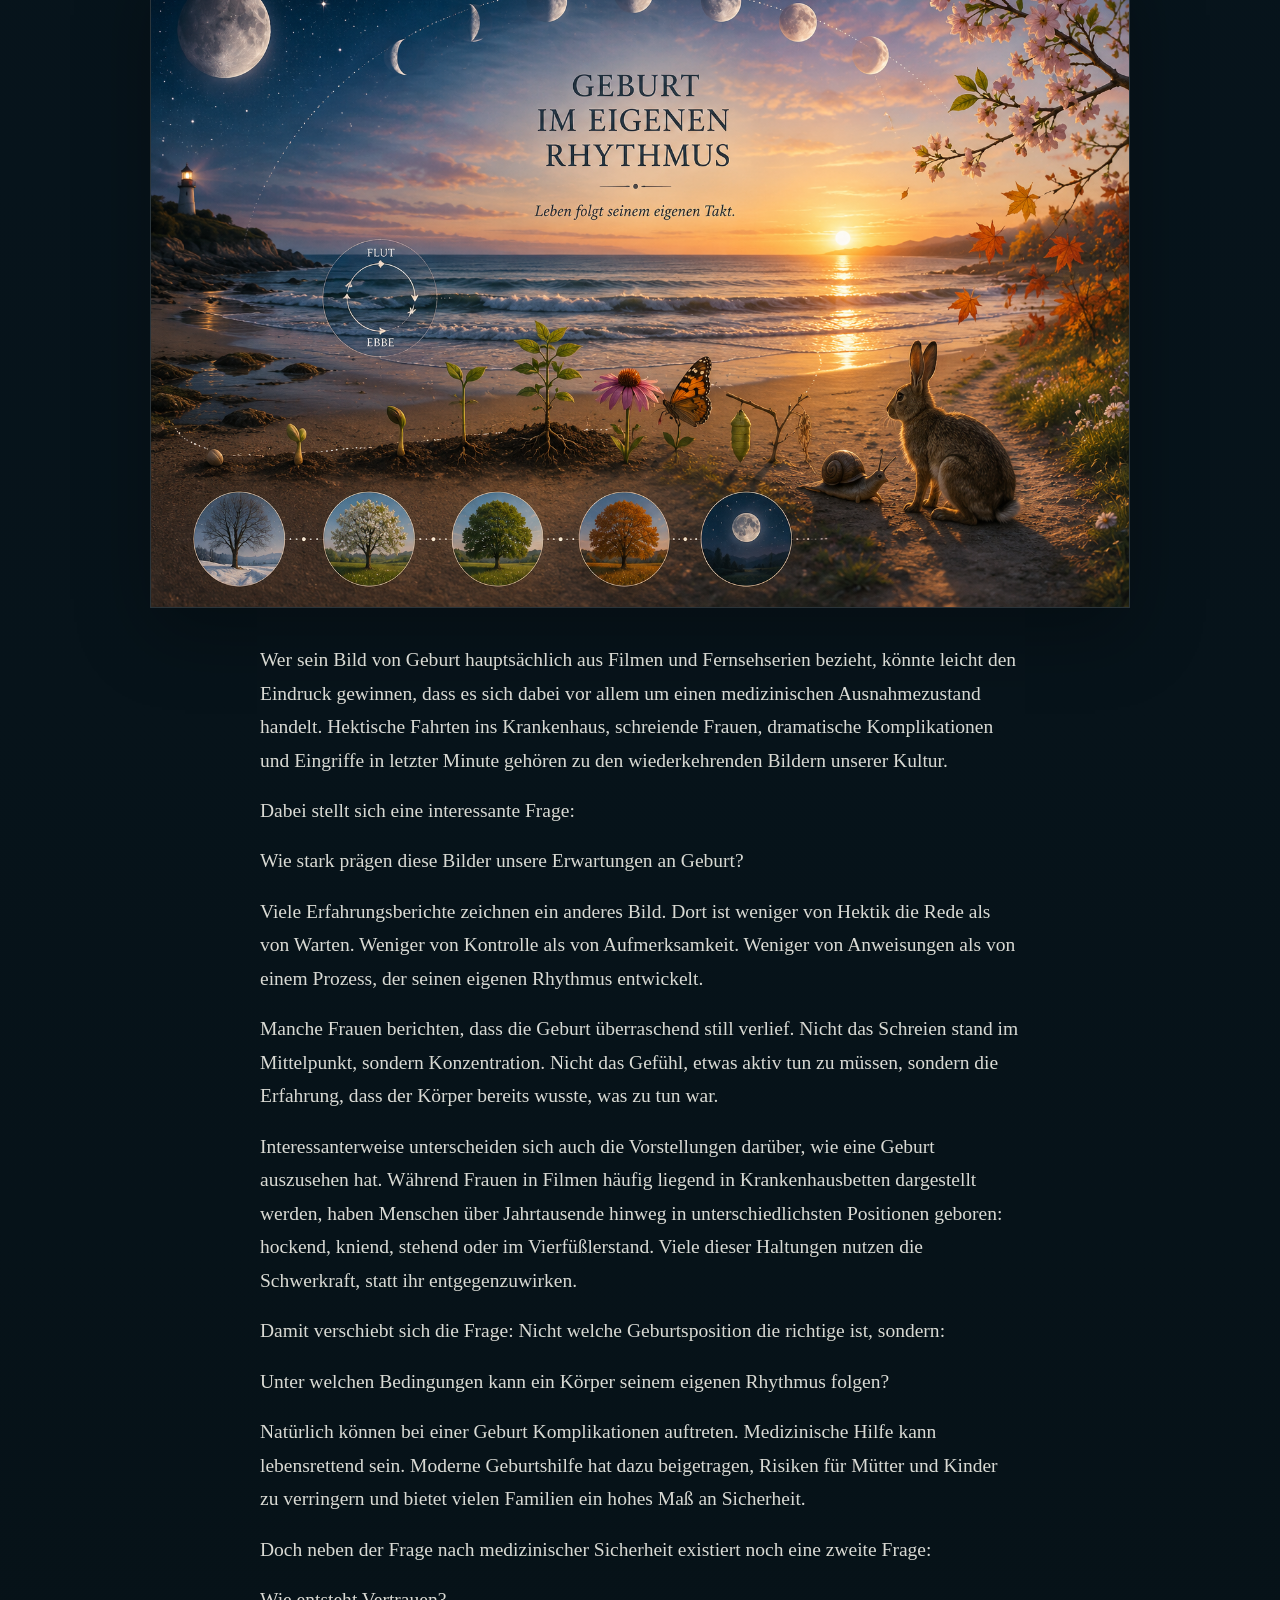
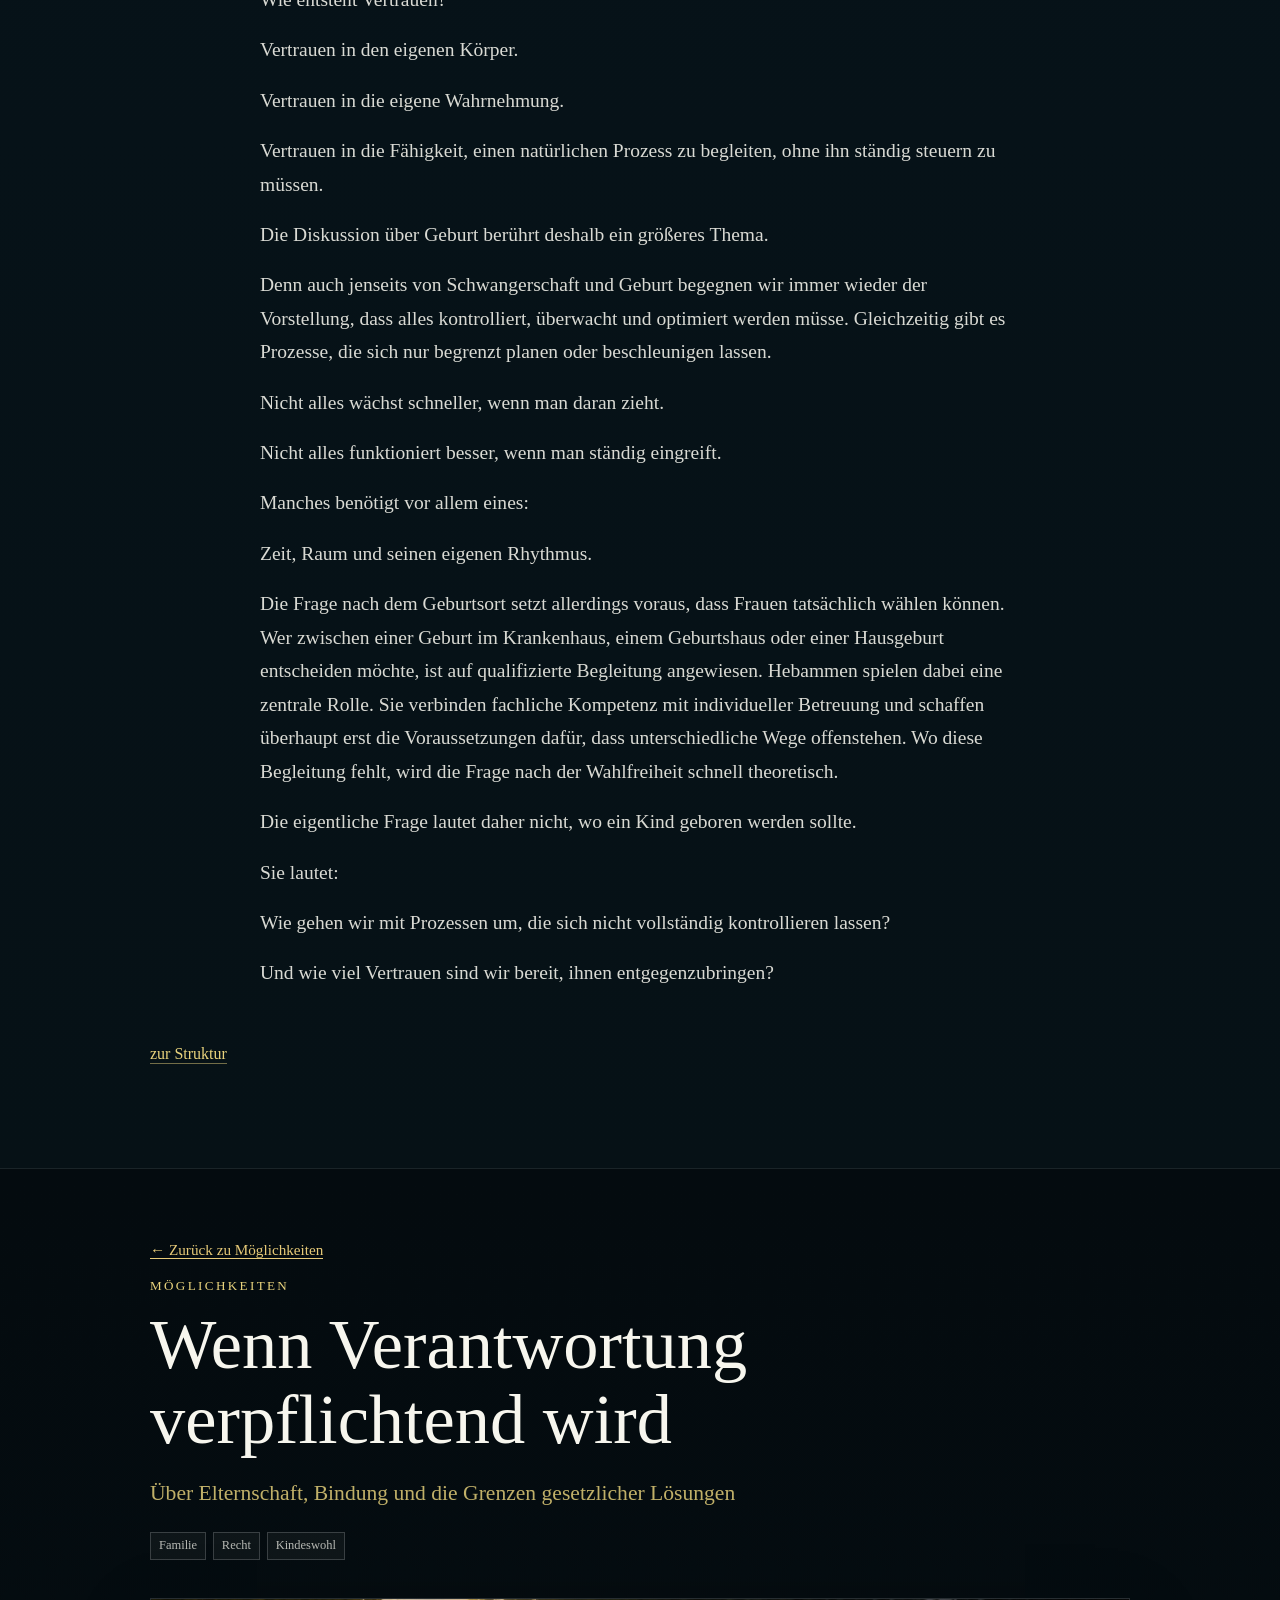
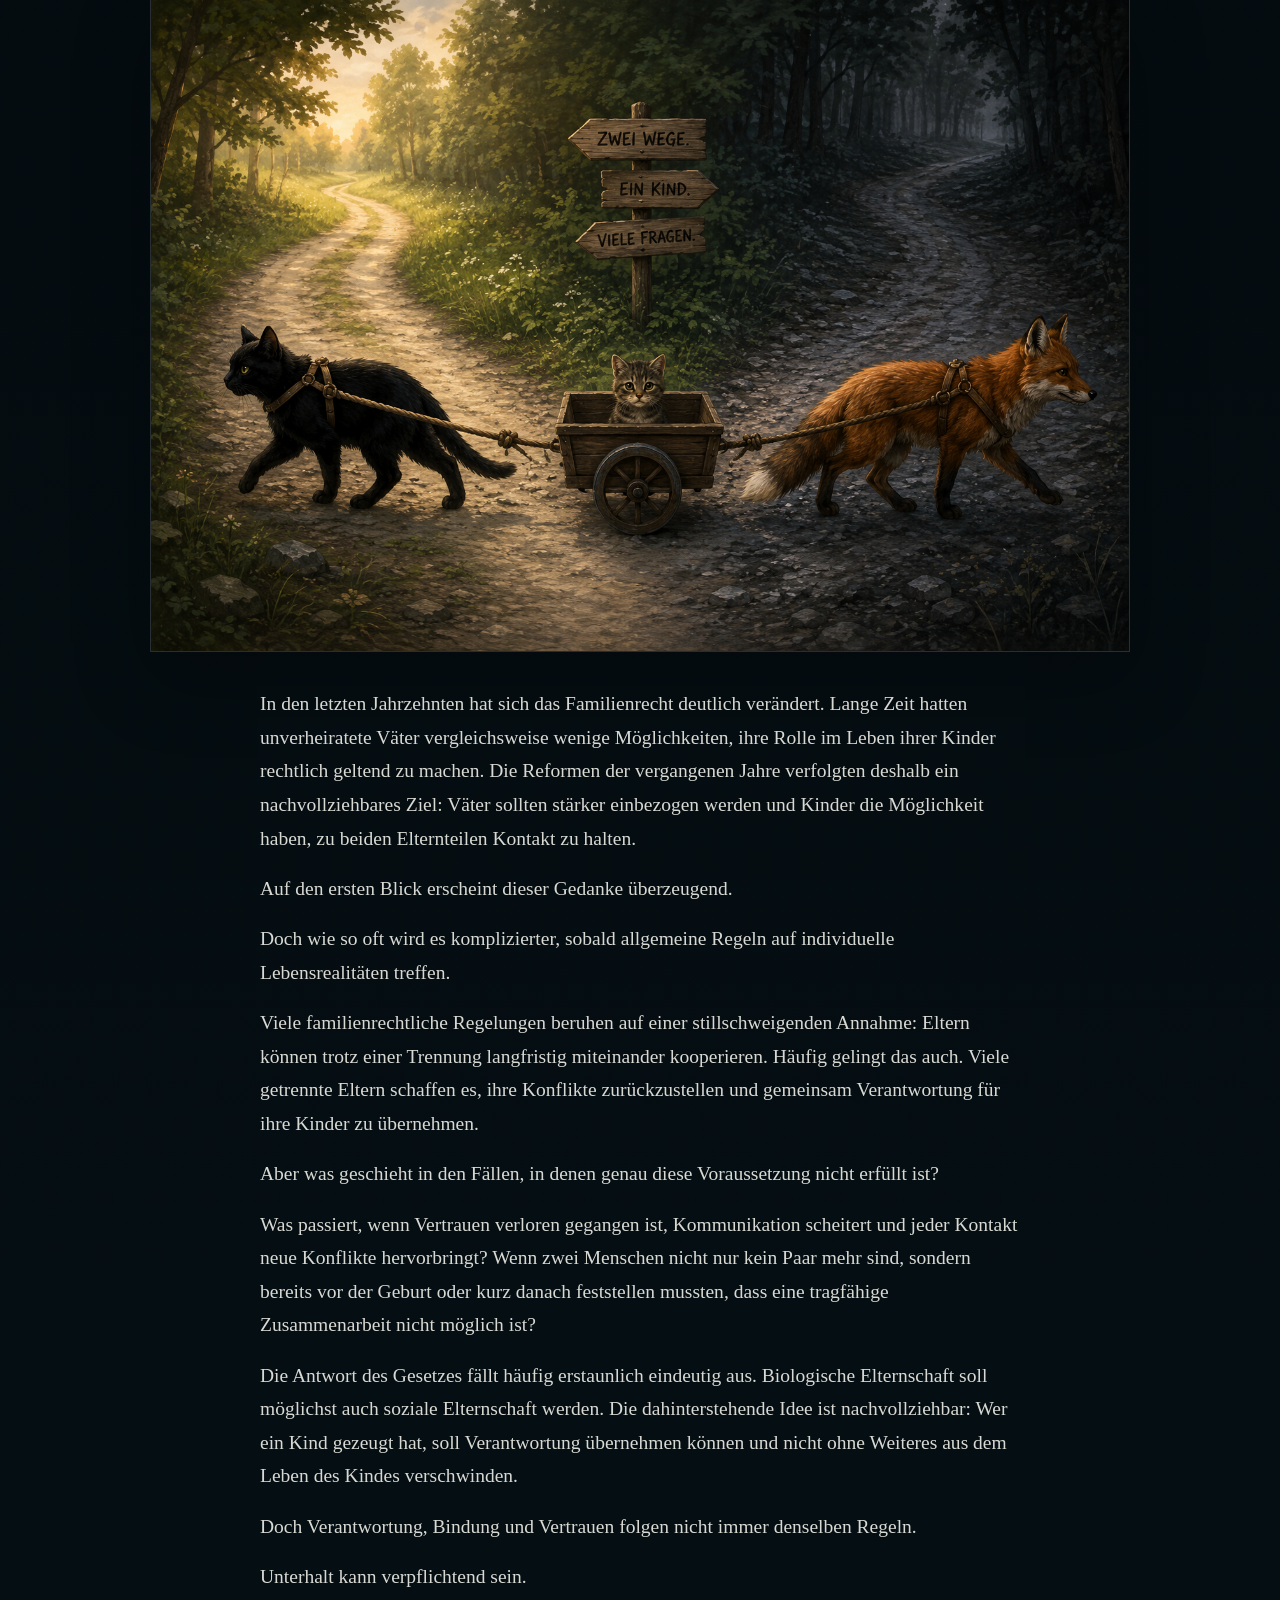
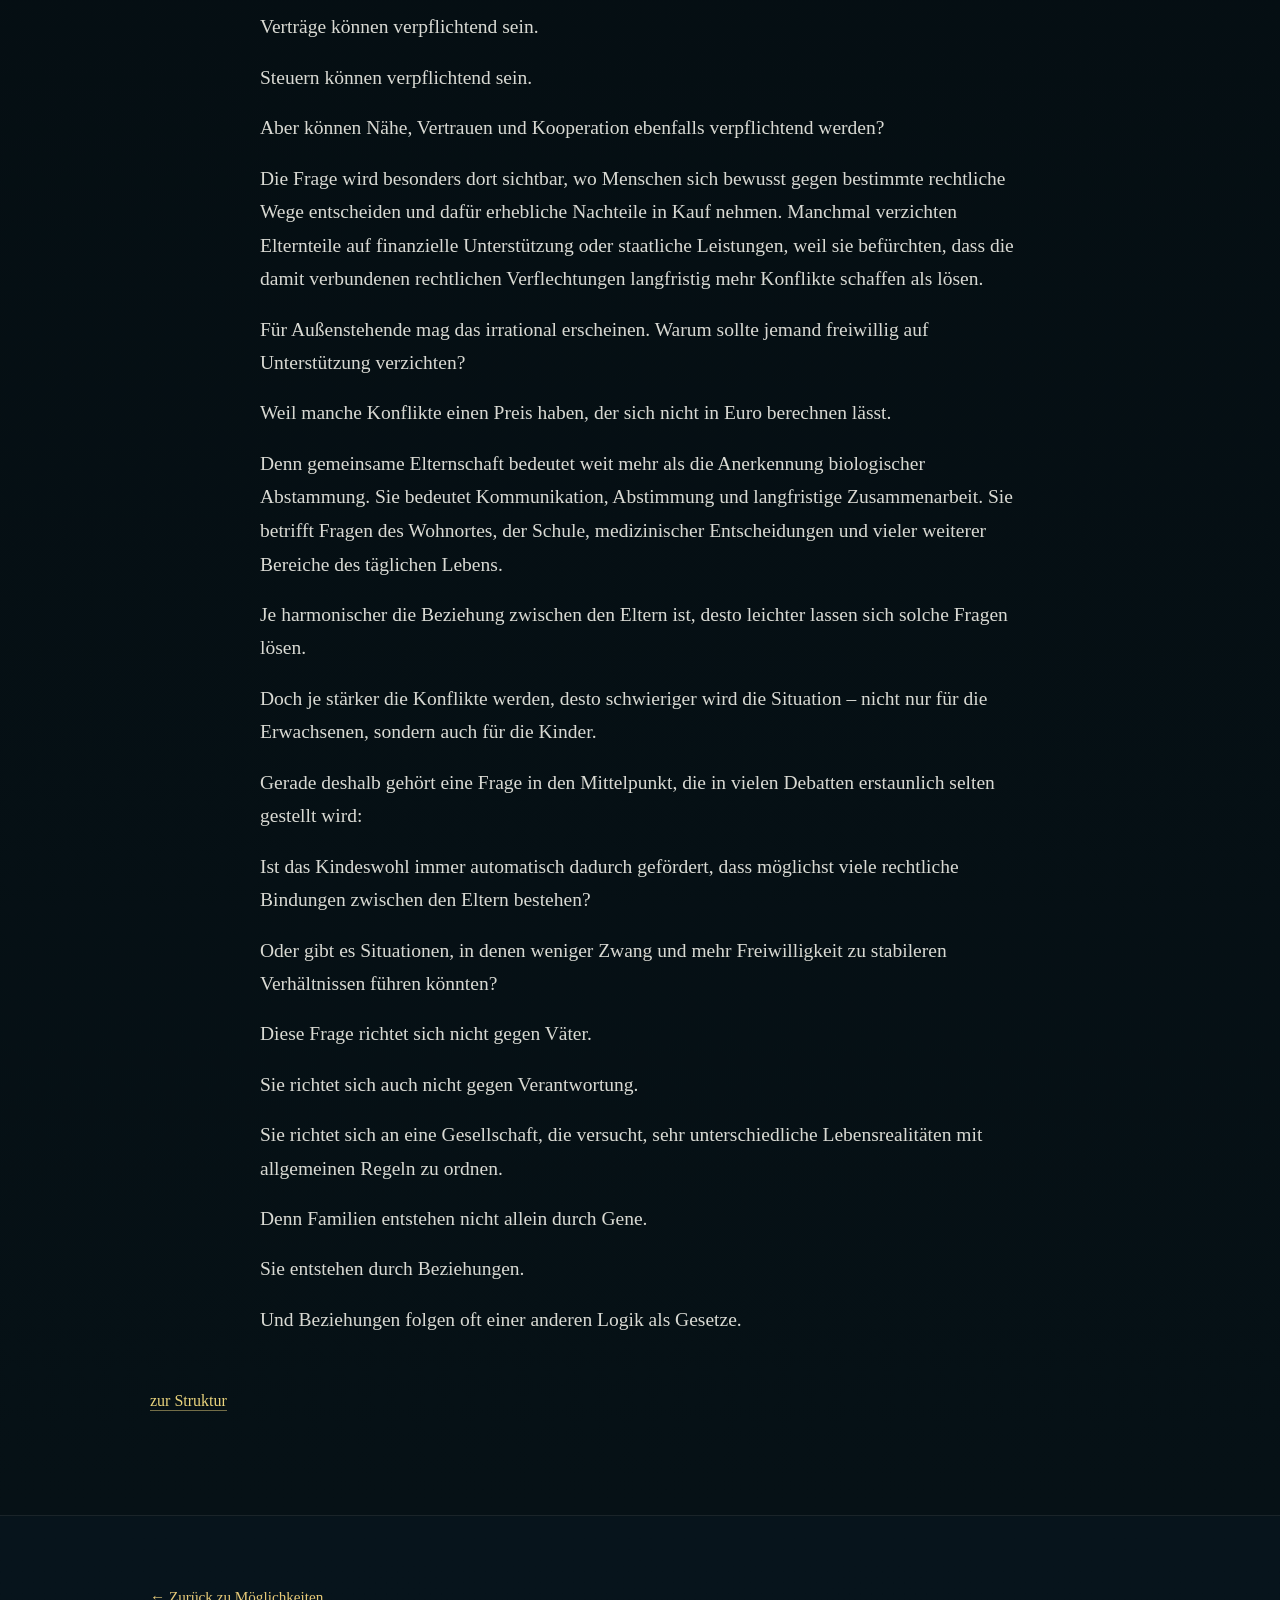
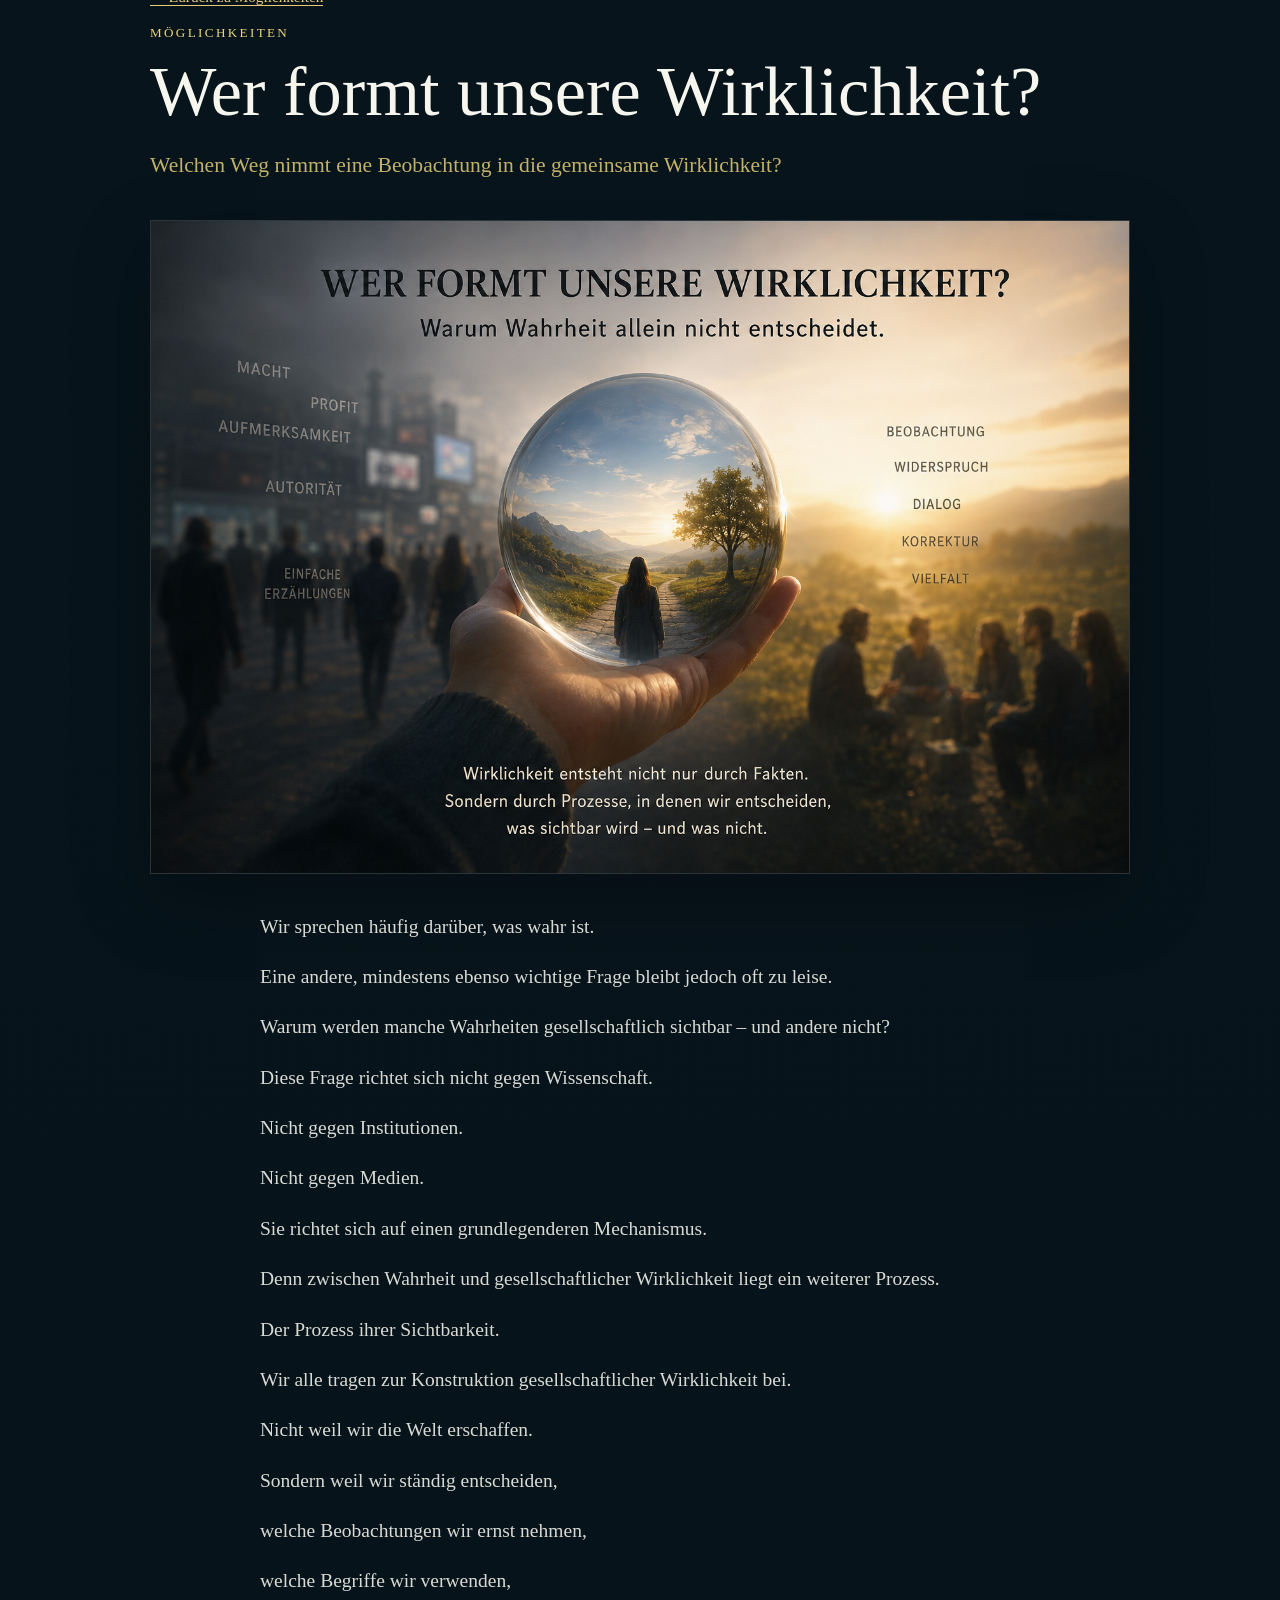
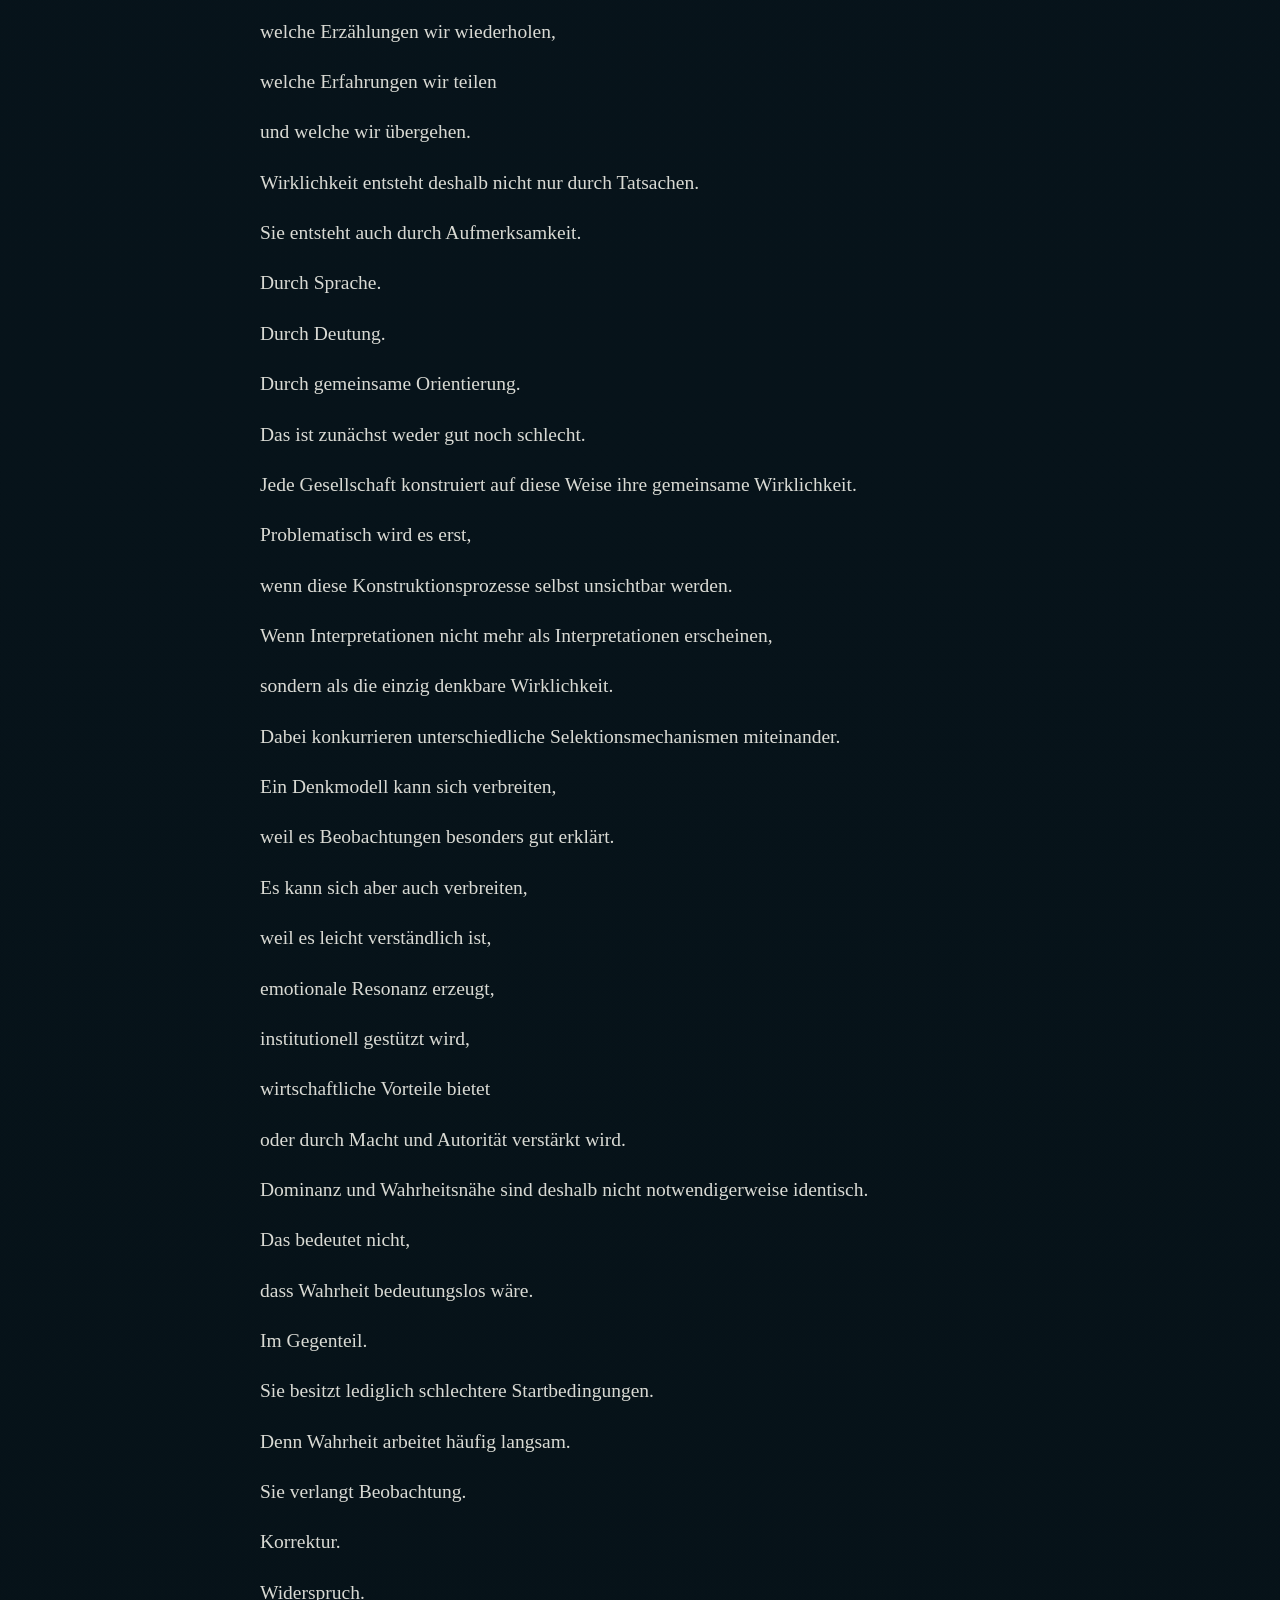
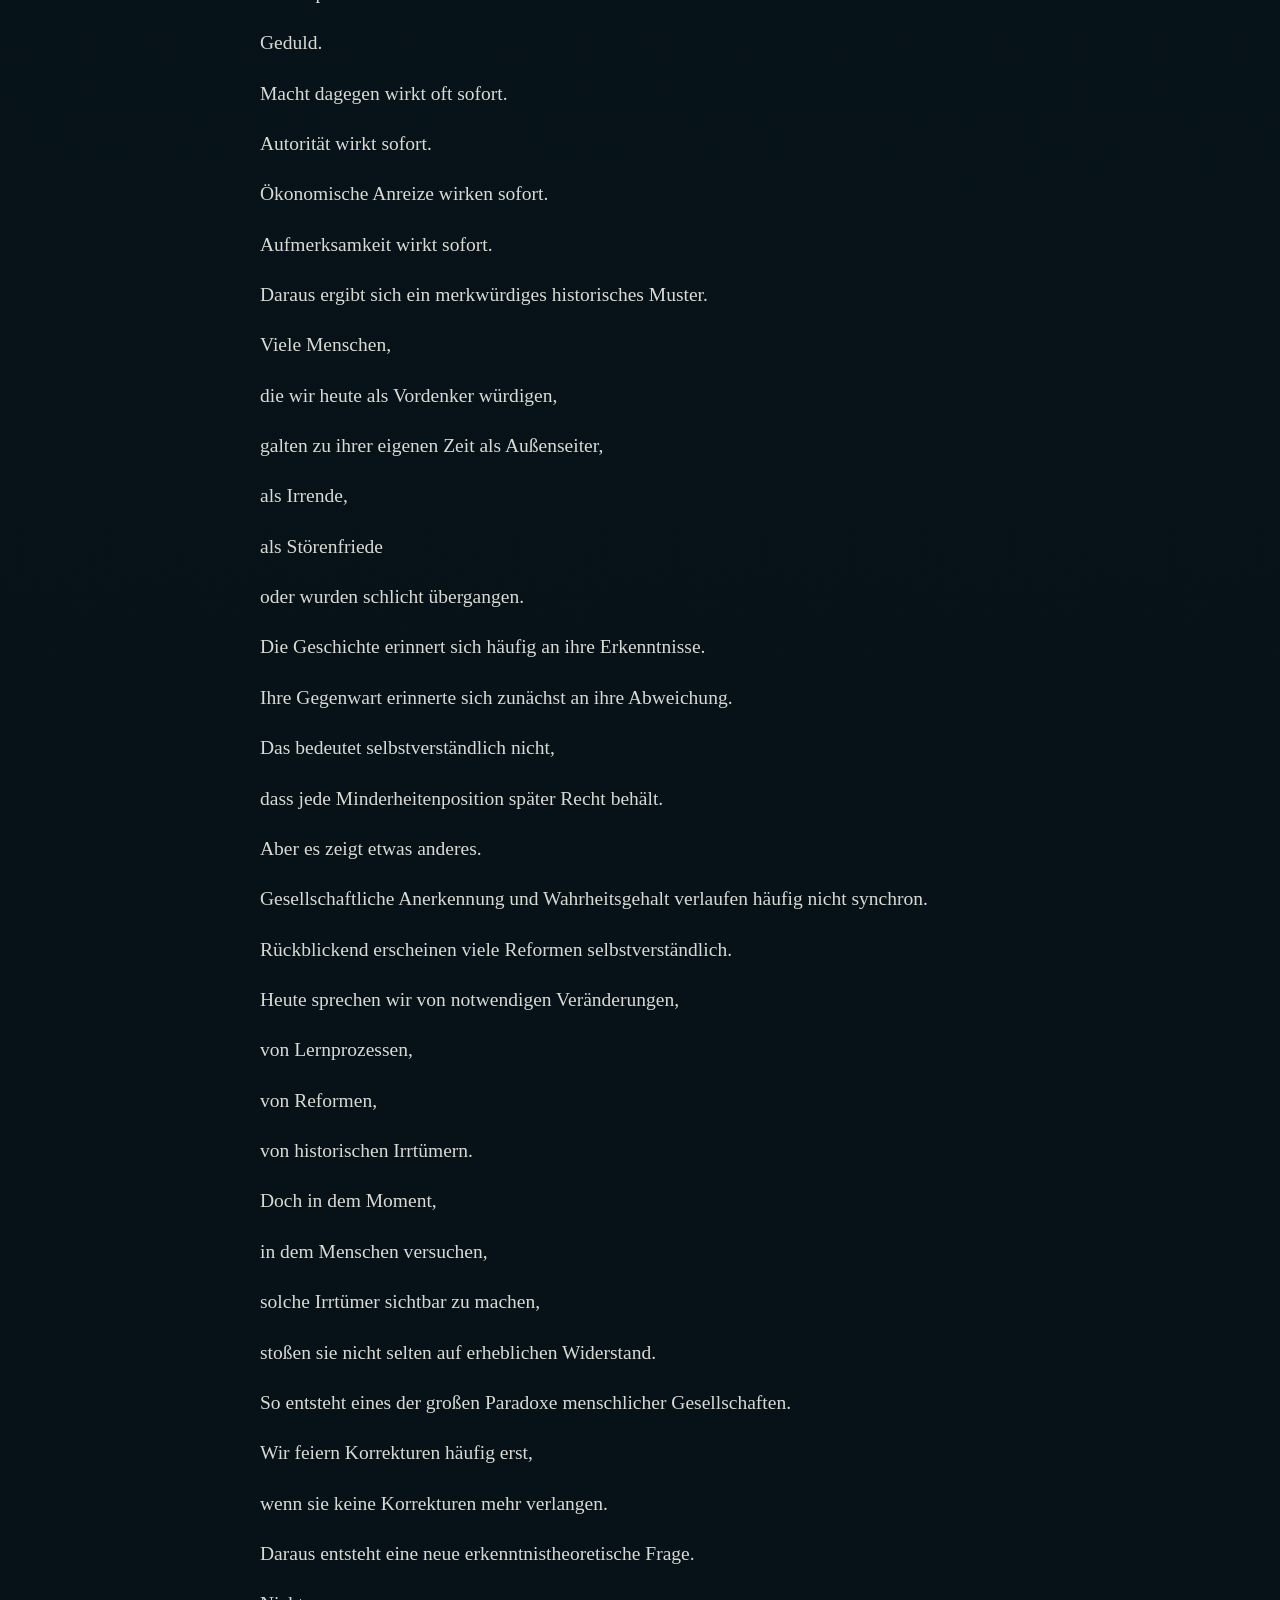
<file: moeglichkeiten.html>
<!DOCTYPE html>

<html lang="de"><head><meta charset="utf-8"/><meta content="width=device-width, initial-scale=1" name="viewport"/><title>Möglichkeiten | Bildung, Familie und neue Denkwege – Light up Reader</title><link href="assets/style.css" rel="stylesheet"/><meta content="Essays über Bildung, Familie, gesellschaftliche Alternativen, Geburt, Verantwortung und neue Denkwege. Der Bereich »Möglichkeiten« von Light up Reader." name="description"/><meta content="index,follow" name="robots"/><meta content="Caroline Thongsan" name="author"/><meta content="#061116" name="theme-color"/><link href="https://carolinethongsan.de/moeglichkeiten.html" rel="canonical"/><meta content="website" property="og:type"/><meta content="Möglichkeiten | Light up Reader" property="og:title"/><meta content="Essays über Bildung, Familie, gesellschaftliche Alternativen, Geburt, Verantwortung und neue Denkwege. Der Bereich »Möglichkeiten« von Light up Reader." property="og:description"/><meta content="https://carolinethongsan.de/moeglichkeiten.html" property="og:url"/><meta content="https://carolinethongsan.de/assets/fische-fuechse-normalitaet.png" property="og:image"/><meta content="Light up Reader" property="og:site_name"/><meta content="de_DE" property="og:locale"/><meta content="summary_large_image" name="twitter:card"/><meta content="Möglichkeiten | Light up Reader" name="twitter:title"/><meta content="Essays über Bildung, Familie, gesellschaftliche Alternativen, Geburt, Verantwortung und neue Denkwege. Der Bereich »Möglichkeiten« von Light up Reader." name="twitter:description"/><meta content="https://carolinethongsan.de/assets/fische-fuechse-normalitaet.png" name="twitter:image"/><script type="application/ld+json">{
  "@context": "https://schema.org",
  "@type": "CollectionPage",
  "name": "Möglichkeiten",
  "url": "https://carolinethongsan.de/moeglichkeiten.html",
  "description": "Essays über Bildung, Familie, gesellschaftliche Alternativen, Geburt, Verantwortung und neue Denkwege. Der Bereich »Möglichkeiten« von Light up Reader.",
  "author": {
    "@type": "Person",
    "name": "Caroline Thongsan"
  },
  "isPartOf": {
    "@type": "WebSite",
    "name": "Light up Reader",
    "url": "https://carolinethongsan.de/"
  },
  "about": [
    "Bildung",
    "Familie",
    "Geburt",
    "Kindeswohl",
    "Verantwortung",
    "Gesellschaft",
    "Wahlfreiheit",
    "Möglichkeiten",
    "Wirklichkeit",
    "Denkräume"
  ]
}</script></head><body><main><section class="category-page category-moeglichkeiten"><div class="map-inner category-header"><p class="eyebrow">Light up Reader</p><h1>Möglichkeiten</h1><p class="lead">Nicht jede bestehende Ordnung ist alternativlos. Manchmal öffnet eine Frage bereits einen neuen Weg.</p><nav aria-label="Navigation" class="section-nav"><a href="index.html#reise">Startseite</a><a href="beobachten.html">Beobachten</a><a href="verstehen.html">Verstehen</a><a href="moeglichkeiten.html">Möglichkeiten</a><a href="gestalten.html">Gestalten</a><a href="sein.html">Sein</a><a href="bibliothek.html">Bibliothek</a><a href="proviant.html">Proviant</a></nav><figure class="category-cat"><img alt="Akira begleitet den Bereich Möglichkeiten" src="assets/cat-moeglichkeiten.png"/></figure></div></section><section class="content-map"><div class="map-inner"><p class="eyebrow">Texte in diesem Raum</p><div class="article-grid"><article class="article-card">
<a class="article-card-link" href="moeglichkeiten.html#fische-fuechse-und-die-frage-nach-der-normalitaet">
<div class="article-card-image"><img alt="Tiere vor einem Baum: dieselbe Aufgabe für sehr unterschiedliche Fähigkeiten" src="assets/fische-fuechse-normalitaet.png"/></div>
<div class="article-card-body">
<p class="eyebrow">Möglichkeiten</p>
<h3>Fische, Füchse und die Frage nach der Normalität</h3>
<p class="card-subtitle">Wie unterschiedlich dürfen Menschen sein, ohne als Defizit gelesen zu werden?</p>
<div class="mini-tags"><span>Normalität</span><span>Passung</span><span>Bildung</span></div>
</div>
</a>
</article><article class="article-card">
<a class="article-card-link" href="moeglichkeiten.html#geburt-im-eigenen-rhythmus">
<div class="article-card-image"><img alt="Sonne, Mond, Gezeiten und natürliche Zyklen als Bild für Geburt im eigenen Rhythmus" src="assets/geburt-rhythmus.png"/></div>
<div class="article-card-body">
<p class="eyebrow">Möglichkeiten</p>
<h3>Geburt im eigenen Rhythmus</h3>
<p class="card-subtitle">Über Prozesse, die Zeit, Raum und Vertrauen brauchen.</p>
<div class="mini-tags"><span>Geburt</span><span>Rhythmus</span><span>Vertrauen</span></div>
</div>
</a>
</article><article class="article-card">
<a class="article-card-link" href="moeglichkeiten.html#wenn-verantwortung-verpflichtend-wird">
<div class="article-card-image"><img alt="Zwei Wege, ein Kind, viele Fragen: zwei Tiere ziehen in unterschiedliche Richtungen" src="assets/verantwortung-verpflichtend.png"/></div>
<div class="article-card-body">
<p class="eyebrow">Möglichkeiten</p>
<h3>Wenn Verantwortung verpflichtend wird</h3>
<p class="card-subtitle">Über Elternschaft, Bindung und die Grenzen gesetzlicher Lösungen</p>
<div class="mini-tags"><span>Familie</span><span>Recht</span><span>Kindeswohl</span></div>
</div>
</a>
</article>
<article class="article-card">
<a class="article-card-link" href="moeglichkeiten.html#wer-formt-unsere-wirklichkeit">
<div class="article-card-image"><img alt="Eine Hand hält eine Glaskugel zwischen Macht, Aufmerksamkeit und dialogischer Korrektur" src="assets/wer-formt-wirklichkeit.png"/></div>
<div class="article-card-body">
<p class="eyebrow">Möglichkeiten</p>
<h3>Wer formt unsere Wirklichkeit?</h3>
<p class="card-subtitle">Warum Wahrheit allein nicht entscheidet</p>
</div>
</a>
</article>
<article class="article-card">
<a class="article-card-link" href="moeglichkeiten.html#das-recht-des-phaenomens-auf-eine-offene-erklaerung">
<div class="article-card-image"><img alt="Titelbild zu Das Recht des Phänomens auf eine offene Erklärung" src="assets/recht-des-phänomens.png"/></div>
<div class="article-card-body">
<p class="eyebrow">Möglichkeiten</p>
<h3>Das Recht des Phänomens auf eine offene Erklärung</h3>
<p class="card-subtitle">Vielleicht müssen wir nicht jedes Phänomen sofort erklären. Vielleicht sollten wir es zuerst offenhalten.</p>
</div>
</a>
</article>
</div></div></section><article class="essay" id="fische-fuechse-und-die-frage-nach-der-normalitaet">
<div class="essay-inner"><p class="backlink"><a href="moeglichkeiten.html">← Zurück zu Möglichkeiten</a></p>
<header class="essay-header">
<p class="eyebrow">Möglichkeiten</p>
<h2>Fische, Füchse und die Frage nach der Normalität</h2>
<div class="mini-tags"><span>Normalität</span><span>Passung</span><span>Bildung</span></div>
</header>
<figure class="article-hero-image"><img alt="Tiere vor einem Baum: dieselbe Aufgabe für sehr unterschiedliche Fähigkeiten" src="assets/fische-fuechse-normalitaet.png"/></figure>
<div class="essay-text">
<p>Menschen unterscheiden sich in vielerlei Hinsicht. Sie haben unterschiedliche Begabungen, Bedürfnisse, Wahrnehmungen und Lebensrhythmen. Während manche morgens voller Energie sind, werden andere erst am Abend produktiv. Einige suchen die Gesellschaft vieler Menschen, andere benötigen Rückzug und Ruhe, um denken zu können.</p>
<p>Diese Vielfalt erscheint uns selbstverständlich – zumindest solange sie sich innerhalb bestimmter Grenzen bewegt.</p>
<p>Interessant wird es dort, wo Unterschiede auf gesellschaftliche Erwartungen treffen.</p>
<p>Schule, Ausbildung, Arbeitswelt und viele andere Institutionen benötigen gemeinsame Regeln. Sie schaffen Orientierung, Vergleichbarkeit und Verlässlichkeit. Gleichzeitig entstehen dadurch Vorstellungen davon, was als normal, angemessen oder leistungsfähig gilt.</p>
<p>Doch nach welchen Kriterien werden diese Maßstäbe eigentlich festgelegt?</p>
<p>Ein Fisch ist nicht schlechter als ein Eichhörnchen, weil er keinen Baum erklimmen kann. Ein Fuchs ist nicht ungeeignet, weil er nicht unter Wasser lebt. Ihre Fähigkeiten entfalten sich lediglich unter unterschiedlichen Bedingungen.</p>
<p>Auch bei Menschen stellt sich die Frage, ob manche Schwierigkeiten tatsächlich Defizite darstellen – oder ob sie teilweise aus der Passung zwischen Individuum und Umgebung entstehen.</p>
<p>Wann sprechen wir von einer Schwäche?</p>
<p>Wann von einer Besonderheit?</p>
<p>Wann von einer Krankheit?</p>
<p>Und welche Möglichkeiten geraten aus dem Blick, wenn Unterschiede ausschließlich unter dem Gesichtspunkt der Anpassung betrachtet werden?</p>
<p>Die Herausforderung moderner Gesellschaften liegt nicht darin, Unterschiede zu beseitigen. Sie besteht darin, Wege zu finden, mit ihnen zu leben, ohne dabei den Zusammenhalt zu verlieren.</p>
<p>Die Frage lautet dann nicht, wie alle Menschen gleich werden können.</p>
<p>Sondern wie unterschiedlich Menschen sein dürfen.</p>
</div>
<a class="back-link" href="#reise">zur Struktur</a>
</div>
</article><article class="essay" id="geburt-im-eigenen-rhythmus">
<div class="essay-inner"><p class="backlink"><a href="moeglichkeiten.html">← Zurück zu Möglichkeiten</a></p>
<header class="essay-header">
<p class="eyebrow">Möglichkeiten</p>
<h2>Geburt im eigenen Rhythmus</h2>
<div class="mini-tags"><span>Geburt</span><span>Rhythmus</span><span>Vertrauen</span></div>
</header>
<figure class="article-hero-image"><img alt="Sonne, Mond, Gezeiten und natürliche Zyklen als Bild für Geburt im eigenen Rhythmus" src="assets/geburt-rhythmus.png"/></figure>
<div class="essay-text">
<p>Wer sein Bild von Geburt hauptsächlich aus Filmen und Fernsehserien bezieht, könnte leicht den Eindruck gewinnen, dass es sich dabei vor allem um einen medizinischen Ausnahmezustand handelt. Hektische Fahrten ins Krankenhaus, schreiende Frauen, dramatische Komplikationen und Eingriffe in letzter Minute gehören zu den wiederkehrenden Bildern unserer Kultur.</p>
<p>Dabei stellt sich eine interessante Frage:</p>
<p>Wie stark prägen diese Bilder unsere Erwartungen an Geburt?</p>
<p>Viele Erfahrungsberichte zeichnen ein anderes Bild. Dort ist weniger von Hektik die Rede als von Warten. Weniger von Kontrolle als von Aufmerksamkeit. Weniger von Anweisungen als von einem Prozess, der seinen eigenen Rhythmus entwickelt.</p>
<p>Manche Frauen berichten, dass die Geburt überraschend still verlief. Nicht das Schreien stand im Mittelpunkt, sondern Konzentration. Nicht das Gefühl, etwas aktiv tun zu müssen, sondern die Erfahrung, dass der Körper bereits wusste, was zu tun war.</p>
<p>Interessanterweise unterscheiden sich auch die Vorstellungen darüber, wie eine Geburt auszusehen hat. Während Frauen in Filmen häufig liegend in Krankenhausbetten dargestellt werden, haben Menschen über Jahrtausende hinweg in unterschiedlichsten Positionen geboren: hockend, kniend, stehend oder im Vierfüßlerstand. Viele dieser Haltungen nutzen die Schwerkraft, statt ihr entgegenzuwirken.</p>
<p>Damit verschiebt sich die Frage: Nicht welche Geburtsposition die richtige ist, sondern:</p>
<p>Unter welchen Bedingungen kann ein Körper seinem eigenen Rhythmus folgen?</p>
<p>Natürlich können bei einer Geburt Komplikationen auftreten. Medizinische Hilfe kann lebensrettend sein. Moderne Geburtshilfe hat dazu beigetragen, Risiken für Mütter und Kinder zu verringern und bietet vielen Familien ein hohes Maß an Sicherheit.</p>
<p>Doch neben der Frage nach medizinischer Sicherheit existiert noch eine zweite Frage:</p>
<p>Wie entsteht Vertrauen?</p>
<p>Vertrauen in den eigenen Körper.</p>
<p>Vertrauen in die eigene Wahrnehmung.</p>
<p>Vertrauen in die Fähigkeit, einen natürlichen Prozess zu begleiten, ohne ihn ständig steuern zu müssen.</p>
<p>Die Diskussion über Geburt berührt deshalb ein größeres Thema.</p>
<p>Denn auch jenseits von Schwangerschaft und Geburt begegnen wir immer wieder der Vorstellung, dass alles kontrolliert, überwacht und optimiert werden müsse. Gleichzeitig gibt es Prozesse, die sich nur begrenzt planen oder beschleunigen lassen.</p>
<p>Nicht alles wächst schneller, wenn man daran zieht.</p>
<p>Nicht alles funktioniert besser, wenn man ständig eingreift.</p>
<p>Manches benötigt vor allem eines:</p>
<p>Zeit, Raum und seinen eigenen Rhythmus.</p>
<p>Die Frage nach dem Geburtsort setzt allerdings voraus, dass Frauen tatsächlich wählen können. Wer zwischen einer Geburt im Krankenhaus, einem Geburtshaus oder einer Hausgeburt entscheiden möchte, ist auf qualifizierte Begleitung angewiesen. Hebammen spielen dabei eine zentrale Rolle. Sie verbinden fachliche Kompetenz mit individueller Betreuung und schaffen überhaupt erst die Voraussetzungen dafür, dass unterschiedliche Wege offenstehen. Wo diese Begleitung fehlt, wird die Frage nach der Wahlfreiheit schnell theoretisch.</p>
<p>Die eigentliche Frage lautet daher nicht, wo ein Kind geboren werden sollte.</p>
<p>Sie lautet:</p>
<p>Wie gehen wir mit Prozessen um, die sich nicht vollständig kontrollieren lassen?</p>
<p>Und wie viel Vertrauen sind wir bereit, ihnen entgegenzubringen?</p>
</div>
<a class="back-link" href="#reise">zur Struktur</a>
</div>
</article><article class="essay" id="wenn-verantwortung-verpflichtend-wird">
<div class="essay-inner"><p class="backlink"><a href="moeglichkeiten.html">← Zurück zu Möglichkeiten</a></p>
<header class="essay-header">
<p class="eyebrow">Möglichkeiten</p>
<h2>Wenn Verantwortung verpflichtend wird</h2>
<p class="article-subtitle">Über Elternschaft, Bindung und die Grenzen gesetzlicher Lösungen</p>
<div class="mini-tags"><span>Familie</span><span>Recht</span><span>Kindeswohl</span></div>
</header>
<figure class="article-hero-image"><img alt="Zwei Wege, ein Kind, viele Fragen: zwei Tiere ziehen in unterschiedliche Richtungen" src="assets/verantwortung-verpflichtend.png"/></figure>
<div class="essay-text">
<p>In den letzten Jahrzehnten hat sich das Familienrecht deutlich verändert. Lange Zeit hatten unverheiratete Väter vergleichsweise wenige Möglichkeiten, ihre Rolle im Leben ihrer Kinder rechtlich geltend zu machen. Die Reformen der vergangenen Jahre verfolgten deshalb ein nachvollziehbares Ziel: Väter sollten stärker einbezogen werden und Kinder die Möglichkeit haben, zu beiden Elternteilen Kontakt zu halten.</p>
<p>Auf den ersten Blick erscheint dieser Gedanke überzeugend.</p>
<p>Doch wie so oft wird es komplizierter, sobald allgemeine Regeln auf individuelle Lebensrealitäten treffen.</p>
<p>Viele familienrechtliche Regelungen beruhen auf einer stillschweigenden Annahme: Eltern können trotz einer Trennung langfristig miteinander kooperieren. Häufig gelingt das auch. Viele getrennte Eltern schaffen es, ihre Konflikte zurückzustellen und gemeinsam Verantwortung für ihre Kinder zu übernehmen.</p>
<p>Aber was geschieht in den Fällen, in denen genau diese Voraussetzung nicht erfüllt ist?</p>
<p>Was passiert, wenn Vertrauen verloren gegangen ist, Kommunikation scheitert und jeder Kontakt neue Konflikte hervorbringt? Wenn zwei Menschen nicht nur kein Paar mehr sind, sondern bereits vor der Geburt oder kurz danach feststellen mussten, dass eine tragfähige Zusammenarbeit nicht möglich ist?</p>
<p>Die Antwort des Gesetzes fällt häufig erstaunlich eindeutig aus. Biologische Elternschaft soll möglichst auch soziale Elternschaft werden. Die dahinterstehende Idee ist nachvollziehbar: Wer ein Kind gezeugt hat, soll Verantwortung übernehmen können und nicht ohne Weiteres aus dem Leben des Kindes verschwinden.</p>
<p>Doch Verantwortung, Bindung und Vertrauen folgen nicht immer denselben Regeln.</p>
<p>Unterhalt kann verpflichtend sein.</p>
<p>Verträge können verpflichtend sein.</p>
<p>Steuern können verpflichtend sein.</p>
<p>Aber können Nähe, Vertrauen und Kooperation ebenfalls verpflichtend werden?</p>
<p>Die Frage wird besonders dort sichtbar, wo Menschen sich bewusst gegen bestimmte rechtliche Wege entscheiden und dafür erhebliche Nachteile in Kauf nehmen. Manchmal verzichten Elternteile auf finanzielle Unterstützung oder staatliche Leistungen, weil sie befürchten, dass die damit verbundenen rechtlichen Verflechtungen langfristig mehr Konflikte schaffen als lösen.</p>
<p>Für Außenstehende mag das irrational erscheinen. Warum sollte jemand freiwillig auf Unterstützung verzichten?</p>
<p>Weil manche Konflikte einen Preis haben, der sich nicht in Euro berechnen lässt.</p>
<p>Denn gemeinsame Elternschaft bedeutet weit mehr als die Anerkennung biologischer Abstammung. Sie bedeutet Kommunikation, Abstimmung und langfristige Zusammenarbeit. Sie betrifft Fragen des Wohnortes, der Schule, medizinischer Entscheidungen und vieler weiterer Bereiche des täglichen Lebens.</p>
<p>Je harmonischer die Beziehung zwischen den Eltern ist, desto leichter lassen sich solche Fragen lösen.</p>
<p>Doch je stärker die Konflikte werden, desto schwieriger wird die Situation – nicht nur für die Erwachsenen, sondern auch für die Kinder.</p>
<p>Gerade deshalb gehört eine Frage in den Mittelpunkt, die in vielen Debatten erstaunlich selten gestellt wird:</p>
<p>Ist das Kindeswohl immer automatisch dadurch gefördert, dass möglichst viele rechtliche Bindungen zwischen den Eltern bestehen?</p>
<p>Oder gibt es Situationen, in denen weniger Zwang und mehr Freiwilligkeit zu stabileren Verhältnissen führen könnten?</p>
<p>Diese Frage richtet sich nicht gegen Väter.</p>
<p>Sie richtet sich auch nicht gegen Verantwortung.</p>
<p>Sie richtet sich an eine Gesellschaft, die versucht, sehr unterschiedliche Lebensrealitäten mit allgemeinen Regeln zu ordnen.</p>
<p>Denn Familien entstehen nicht allein durch Gene.</p>
<p>Sie entstehen durch Beziehungen.</p>
<p>Und Beziehungen folgen oft einer anderen Logik als Gesetze.</p>
</div>
<a class="back-link" href="#reise">zur Struktur</a>
</div>
</article>
<article class="essay" id="wer-formt-unsere-wirklichkeit">
<div class="essay-inner"><p class="backlink"><a href="moeglichkeiten.html">← Zurück zu Möglichkeiten</a></p>
<header class="essay-header">
<p class="eyebrow">Möglichkeiten</p>
<h2>Wer formt unsere Wirklichkeit?</h2>
<p class="article-subtitle">Welchen Weg nimmt eine Beobachtung in die gemeinsame Wirklichkeit?</p>
</header>
<figure class="article-hero-image"><img alt="Eine Hand hält eine Glaskugel zwischen Macht, Aufmerksamkeit und dialogischer Korrektur" src="assets/wer-formt-wirklichkeit.png"/></figure>
<div class="essay-text">
<p>Wir sprechen häufig darüber, was wahr ist.</p>
<p>Eine andere, mindestens ebenso wichtige Frage bleibt jedoch oft zu leise.</p>
<p>Warum werden manche Wahrheiten gesellschaftlich sichtbar – und andere nicht?</p>
<p>Diese Frage richtet sich nicht gegen Wissenschaft.</p>
<p>Nicht gegen Institutionen.</p>
<p>Nicht gegen Medien.</p>
<p>Sie richtet sich auf einen grundlegenderen Mechanismus.</p>
<p>Denn zwischen Wahrheit und gesellschaftlicher Wirklichkeit liegt ein weiterer Prozess.</p>
<p>Der Prozess ihrer Sichtbarkeit.</p>
<p>Wir alle tragen zur Konstruktion gesellschaftlicher Wirklichkeit bei.</p>
<p>Nicht weil wir die Welt erschaffen.</p>
<p>Sondern weil wir ständig entscheiden,</p>
<p>welche Beobachtungen wir ernst nehmen,</p>
<p>welche Begriffe wir verwenden,</p>
<p>welche Erzählungen wir wiederholen,</p>
<p>welche Erfahrungen wir teilen</p>
<p>und welche wir übergehen.</p>
<p>Wirklichkeit entsteht deshalb nicht nur durch Tatsachen.</p>
<p>Sie entsteht auch durch Aufmerksamkeit.</p>
<p>Durch Sprache.</p>
<p>Durch Deutung.</p>
<p>Durch gemeinsame Orientierung.</p>
<p>Das ist zunächst weder gut noch schlecht.</p>
<p>Jede Gesellschaft konstruiert auf diese Weise ihre gemeinsame Wirklichkeit.</p>
<p>Problematisch wird es erst,</p>
<p>wenn diese Konstruktionsprozesse selbst unsichtbar werden.</p>
<p>Wenn Interpretationen nicht mehr als Interpretationen erscheinen,</p>
<p>sondern als die einzig denkbare Wirklichkeit.</p>
<p>Dabei konkurrieren unterschiedliche Selektionsmechanismen miteinander.</p>
<p>Ein Denkmodell kann sich verbreiten,</p>
<p>weil es Beobachtungen besonders gut erklärt.</p>
<p>Es kann sich aber auch verbreiten,</p>
<p>weil es leicht verständlich ist,</p>
<p>emotionale Resonanz erzeugt,</p>
<p>institutionell gestützt wird,</p>
<p>wirtschaftliche Vorteile bietet</p>
<p>oder durch Macht und Autorität verstärkt wird.</p>
<p>Dominanz und Wahrheitsnähe sind deshalb nicht notwendigerweise identisch.</p>
<p>Das bedeutet nicht,</p>
<p>dass Wahrheit bedeutungslos wäre.</p>
<p>Im Gegenteil.</p>
<p>Sie besitzt lediglich schlechtere Startbedingungen.</p>
<p>Denn Wahrheit arbeitet häufig langsam.</p>
<p>Sie verlangt Beobachtung.</p>
<p>Korrektur.</p>
<p>Widerspruch.</p>
<p>Geduld.</p>
<p>Macht dagegen wirkt oft sofort.</p>
<p>Autorität wirkt sofort.</p>
<p>Ökonomische Anreize wirken sofort.</p>
<p>Aufmerksamkeit wirkt sofort.</p>
<p>Daraus ergibt sich ein merkwürdiges historisches Muster.</p>
<p>Viele Menschen,</p>
<p>die wir heute als Vordenker würdigen,</p>
<p>galten zu ihrer eigenen Zeit als Außenseiter,</p>
<p>als Irrende,</p>
<p>als Störenfriede</p>
<p>oder wurden schlicht übergangen.</p>
<p>Die Geschichte erinnert sich häufig an ihre Erkenntnisse.</p>
<p>Ihre Gegenwart erinnerte sich zunächst an ihre Abweichung.</p>
<p>Das bedeutet selbstverständlich nicht,</p>
<p>dass jede Minderheitenposition später Recht behält.</p>
<p>Aber es zeigt etwas anderes.</p>
<p>Gesellschaftliche Anerkennung und Wahrheitsgehalt verlaufen häufig nicht synchron.</p>
<p>Rückblickend erscheinen viele Reformen selbstverständlich.</p>
<p>Heute sprechen wir von notwendigen Veränderungen,</p>
<p>von Lernprozessen,</p>
<p>von Reformen,</p>
<p>von historischen Irrtümern.</p>
<p>Doch in dem Moment,</p>
<p>in dem Menschen versuchen,</p>
<p>solche Irrtümer sichtbar zu machen,</p>
<p>stoßen sie nicht selten auf erheblichen Widerstand.</p>
<p>So entsteht eines der großen Paradoxe menschlicher Gesellschaften.</p>
<p>Wir feiern Korrekturen häufig erst,</p>
<p>wenn sie keine Korrekturen mehr verlangen.</p>
<p>Daraus entsteht eine neue erkenntnistheoretische Frage.</p>
<p>Nicht nur:</p>
<p>Was ist wahr?</p>
<p>Sondern:</p>
<p>Unter welchen Bedingungen erhält Wahrheit überhaupt eine faire Chance, gesellschaftlich sichtbar zu werden?</p>
<p>Denn wenn Denkmodelle nicht allein nach ihrer Erklärungskraft ausgewählt werden,</p>
<p>sondern zugleich nach Aufmerksamkeit,</p>
<p>Macht,</p>
<p>Profit,</p>
<p>Autorität</p>
<p>oder sozialer Anschlussfähigkeit,</p>
<p>dann genügt Wahrheit allein möglicherweise nicht.</p>
<p>Dann entscheidet auch die Selektionsumwelt darüber,</p>
<p>welche Wirklichkeit eine Gesellschaft schließlich für selbstverständlich hält.</p>
<p>Die eigentliche Aufgabe einer offenen Gesellschaft besteht deshalb nicht darin,</p>
<p>jede neue Behauptung sofort zu akzeptieren.</p>
<p>Sondern Bedingungen zu schaffen,</p>
<p>unter denen unterschiedliche Rekonstruktionen geprüft,</p>
<p>korrigiert</p>
<p>und miteinander verglichen werden können.</p>
<p>Nicht,</p>
<p>weil jede Perspektive gleichermaßen wahr wäre.</p>
<p>Sondern weil Wahrheit nur dort eine reale Chance besitzt,</p>
<p>wo ihre Konkurrenz nicht bereits vor ihrer Prüfung verschwindet.</p>
</div>
<a class="back-link" href="moeglichkeiten.html">zur Übersicht</a>
</div>
</article>
<article class="essay" id="das-recht-des-phaenomens-auf-eine-offene-erklaerung">
<div class="essay-inner"><p class="backlink"><a href="moeglichkeiten.html">← Zurück zu Möglichkeiten</a></p>
<header class="essay-header">
<p class="eyebrow">Möglichkeiten</p>
<h2>Das Recht des Phänomens auf eine offene Erklärung</h2>
<p class="article-subtitle">Über Krankheit, Verantwortung und die Frage, wer eigentlich handelt</p>
</header>
<figure class="article-hero-image"><img alt="Titelbild zu Das Recht des Phänomens auf eine offene Erklärung" src="assets/recht-des-phänomens.png"/></figure>
<div class="essay-text">
<p>Da ist etwas.</p>
<p>Vielleicht ist es ein Kind, das nicht stillsitzen kann. Vielleicht ein Mensch, der morgens nicht aus dem Bett kommt. Einer, der Angst hat, obwohl es nichts gibt, wovor er sich fürchten müsste. Einer, der Dinge hört, die andere nicht hören. Einer, der immer wieder dasselbe tut, obwohl er weiß, dass es ihm schadet. Einer, der wütend wird, verzweifelt, sich zurückzieht oder so sehr aus dem Rahmen fällt, dass irgendwann jemand die Frage stellt, was eigentlich mit ihm los ist.</p>
<p>Die Frage ist nachvollziehbar.</p>
<p>Vielleicht sogar notwendig.</p>
<p>Denn offensichtlich ist da etwas.</p>
<p>Etwas wird wahrgenommen, von dem Menschen selbst oder von anderen. Manchmal stört es. Manchmal leiden andere darunter. Manchmal leidet der Mensch selbst so sehr, dass es kaum auszuhalten ist.</p>
<p>Nur: Was wissen wir in diesem Moment eigentlich?</p>
<p>Zunächst erstaunlich wenig.</p>
<p>Wir wissen, dass etwas geschieht.</p>
<p>Und dann geschieht etwas Merkwürdiges.</p>
<p>Denn dieser zunächst offene Zustand hält gewöhnlich nicht lange an. Das Beobachtete bekommt einen Namen. Aus einzelnen Wahrnehmungen werden Symptome, aus Symptomen wird ein Störungsbild und irgendwann steht da eine Diagnose, die so klingt, als hätten wir nun herausgefunden, was am Anfang noch unbekannt war.</p>
<p>Aber haben wir das wirklich?</p>
<p>Wenn ein Kind nicht stillsitzen kann und wir dieses Verhalten einer diagnostischen Kategorie zuordnen, wissen wir anschließend sehr viel darüber, wie wir dieses Verhalten nennen. Wir wissen möglicherweise auch, welche anderen Verhaltensweisen statistisch häufig gemeinsam mit ihm auftreten.</p>
<p>Was wir dadurch noch lange nicht wissen, ist, warum dieses konkrete Kind in dieser konkreten Situation nicht stillsitzt.</p>
<p>Und vielleicht liegt genau hier ein Problem, das so selbstverständlich geworden ist, dass wir es kaum noch sehen.</p>
<p>Das Phänomen ist real.</p>
<p>Seine Interpretation ist es nicht notwendig.</p>
<p>Thomas Szasz hat diesen Unterschied mit einer Konsequenz gezogen, die bis heute provoziert.</p>
<p>Wenn er psychische Krankheit als Mythos bezeichnet, verschwindet bei ihm keineswegs das menschliche Leiden. Menschen haben Schwierigkeiten, geraten in Konflikte, verzweifeln an sich und anderen. Auch körperliche Erkrankungen können selbstverständlich Wahrnehmung, Denken und Verhalten verändern.</p>
<p>Was Szasz bestreitet, ist etwas anderes: dass Gedanken, Gefühle und Verhaltensweisen allein deshalb Krankheiten seien, weil sie ungewöhnlich, leidvoll oder gesellschaftlich problematisch sind.</p>
<p>Das ist zunächst eine ziemlich einfache Unterscheidung.</p>
<p>Und vielleicht gerade deshalb eine gefährliche.</p>
<p>Denn wenn das Phänomen nicht verschwindet, die Krankheit aber möglicherweise nur eine Interpretation dieses Phänomens ist, müssen wir wieder fragen.</p>
<p>Und Fragen sind anstrengender als Diagnosen.</p>
<p>Eine Diagnose ordnet. Sie macht etwas lesbar, das vorher diffus war. Sie verbindet Beobachtungen miteinander, gibt ihnen einen Namen, schafft Zuständigkeiten.</p>
<p>Das kann ungemein beruhigend sein.</p>
<p>Plötzlich scheint verständlich, warum jemand tut, was er tut.</p>
<p>Nur ist Ordnung noch keine Erklärung.</p>
<p>Klassifikation ist keine Kausalerklärung.</p>
<p>Mehr noch:</p>
<p>Die Klassifikation bleibt nicht außerhalb dessen stehen, was sie klassifiziert.</p>
<p>Ein Mensch, der vor einer Diagnose bestimmte Schwierigkeiten hatte, hat danach nicht einfach dieselben Schwierigkeiten plus ein Wort dafür.</p>
<p>Das Wort verändert, wie andere ihn lesen.</p>
<p>Es verändert möglicherweise, wie er sich selbst liest.</p>
<p>Vergangenes Verhalten wird rückwirkend erklärbar:</p>
<p>Ach deshalb.</p>
<p>Zukünftiges Verhalten wird erwartbar:</p>
<p>Das ist eben typisch.</p>
<p>Etwas, das gestern noch eine Entscheidung, ein Konflikt, eine Eigenart, eine Reaktion oder schlicht unverständlich war, kann morgen Symptom sein.</p>
<p>Und irgendwann handelt nicht mehr der Mensch.</p>
<p>Die Störung handelt.</p>
<p>Das ist ein merkwürdiger Moment.</p>
<p>Denn eigentlich wollten wir den Menschen durch die Diagnose von einem moralischen Vorwurf befreien.</p>
<p>Er ist nicht faul.<br/>
Nicht schwierig.<br/>
Nicht undiszipliniert.<br/>
Nicht unvernünftig.</p>
<p>Er kann nichts dafür.</p>
<p>Er hat eine Krankheit.</p>
<p>Das klingt zunächst menschlich.</p>
<p>Aber was genau haben wir ihm dabei abgenommen?</p>
<p>Nur die Schuld?</p>
<p>Oder auch die Verantwortung?</p>
<p>Vielleicht sogar einen Teil seiner Urheberschaft?</p>
<p>Szasz hat genau an dieser Stelle einen Zusammenhang gesehen, der heute fast anstößig wirkt:</p>
<p>Freiheit und Verantwortung gehören für ihn zusammen.</p>
<p>Wo menschliches Handeln medizinisch umgedeutet wird, verändert sich deshalb nicht nur unsere Vorstellung von Krankheit.</p>
<p>Es verändert sich auch die Frage, wer für dieses Handeln überhaupt noch zuständig ist.</p>
<p>Seine Kritik am „therapeutischen Staat“ richtet sich gerade gegen eine Ordnung, in der sozial problematische Gedanken, Gefühle und Handlungen durch medizinische Kategorien in einen Bereich verschoben werden, in dem Eingriffe als Behandlung erscheinen können.</p>
<p>Vielleicht lohnt es sich, an diesem Punkt nicht sofort zu widersprechen.</p>
<p>Vielleicht lohnt es sich zunächst, die Zumutung auszuhalten.</p>
<p>Denn natürlich gibt es einen guten Grund, weshalb wir Menschen entlasten wollen.</p>
<p>Niemand sucht sich Angst aus.</p>
<p>Niemand entscheidet morgens:</p>
<p>Heute werde ich verzweifelt sein.</p>
<p>Ein Mensch kann von einem Gefühl überwältigt werden, von einem Impuls, einer Erinnerung, einer Wahrnehmung.</p>
<p>Lebensbedingungen können Handlungsmöglichkeiten so eng machen, dass jedes Reden von freier Entscheidung zynisch würde.</p>
<p>Aber folgt daraus wirklich, dass Verantwortung verschwindet?</p>
<p>Vielleicht haben wir zwei Dinge miteinander verwechselt, die gar nicht dasselbe sind.</p>
<p>Schuld und Verantwortung.</p>
<p>Ich kann an etwas nicht schuld sein und trotzdem dafür verantwortlich werden.</p>
<p>Ich muss meine Angst nicht verursacht haben, damit die Frage sinnvoll ist, wie ich mit ihr umgehe.</p>
<p>Ich muss mir meine Impulse nicht ausgesucht haben, um lernen zu können, ihnen nicht jedes Mal zu folgen.</p>
<p>Ich muss nicht schuld daran sein, dass bestimmte Situationen mich überfordern, um Verantwortung dafür übernehmen zu können, wie ich mich in ihnen verhalte.</p>
<p>Das verändert den Blick erheblich.</p>
<p>Denn plötzlich ist Entpathologisierung nicht mehr bloß das Wegnehmen einer Diagnose.</p>
<p>Sie gibt etwas zurück.</p>
<p>Verantwortung.</p>
<p>Und mit ihr Handlungsmacht.</p>
<p>Das klingt härter als „Du kannst nichts dafür“.</p>
<p>Vielleicht ist es aber das respektvollere Menschenbild.</p>
<p>Denn „Du kannst nichts dafür“ besitzt zwei Bedeutungen, die leicht ineinanderfallen.</p>
<p>Es kann heißen:</p>
<p>Du bist nicht schuld daran, dass du dieses Problem hast.</p>
<p>Es kann aber auch heißen:</p>
<p>Du kannst gegenüber diesem Problem nichts tun.</p>
<p>Im ersten Satz liegt Entlastung.</p>
<p>Im zweiten möglicherweise Entmündigung.</p>
<p>Was geschieht, wenn wir stattdessen sagen:</p>
<p>Du hast Angst.</p>
<p>Gut.</p>
<p>Nicht gut im Sinne von angenehm.</p>
<p>Nicht gut im Sinne von erwünscht.</p>
<p>Sondern gut im Sinne von:</p>
<p>Wir müssen die Angst nicht wegdefinieren.</p>
<p>Sie ist da.</p>
<p>Jetzt können wir fragen, was du mit ihr machst.</p>
<p>Vielleicht brauchst du Hilfe.</p>
<p>Vielleicht brauchst du jemanden, der mit dir herausfindet, woher sie kommt.</p>
<p>Vielleicht müssen Bedingungen verändert werden, die sie immer wieder erzeugen.</p>
<p>Vielleicht brauchst du zunächst jemanden, der neben dir sitzt, weil du es allein noch nicht schaffst.</p>
<p>Aber die Hilfe muss nicht darin bestehen, dir die Angst abzunehmen.</p>
<p>Und schon gar nicht darin, dir dich selbst abzunehmen.</p>
<p>Szasz beschreibt freiwillige therapeutische Hilfe entsprechend nicht als Reparatur eines kranken Geistes.</p>
<p>Der Helfende kann zuhören, widersprechen, Alternativen zeigen, zum Katalysator werden.</p>
<p>Aber der Mensch bleibt derjenige, dessen Leben es ist und der damit handeln muss.</p>
<p>Vielleicht wäre das ein brauchbarer Ausgangspunkt für eine andere Vorstellung von Hilfe:</p>
<p>Hilfe unterstützt Verantwortungsübernahme.</p>
<p>Sie ersetzt sie nicht.</p>
<p>Doch sobald man diesen Satz ernst nimmt, entsteht schon das nächste Problem.</p>
<p>Denn was, wenn wir die ganze Zeit an der falschen Stelle nach Verantwortung suchen?</p>
<p>Nehmen wir noch einmal das Kind, das nicht stillsitzt.</p>
<p>Wir können das Kind beobachten.</p>
<p>Wir können messen, wie lange es sitzen bleibt, wie häufig es aufsteht, wie schnell es abgelenkt wird, wie oft es dazwischenruft.</p>
<p>Wir können seine Abweichung von anderen Kindern bestimmen und schließlich fragen, was im Kind diese Abweichung verursacht.</p>
<p>Aber warum untersuchen wir eigentlich immer nur das Kind?</p>
<p>Warum nicht das Sitzen?</p>
<p>Ein Kind verbringt einen erheblichen Teil seines Tages in einer Institution, die bestimmt, wann es sitzen, wann es sprechen, wann es laufen, wann es essen, wann es aufmerksam sein und womit es sich beschäftigen soll.</p>
<p>Einige Kinder bewegen sich darin problemlos.</p>
<p>Andere geraten ständig mit ihren Anforderungen aneinander.</p>
<p>Dass der Konflikt sichtbar wird, ist eine Beobachtung.</p>
<p>Dass seine Ursache deshalb im Kind liegen muss, ist schon wieder Interpretation.</p>
<p>Vielleicht liegt sie dort.</p>
<p>Vielleicht teilweise.</p>
<p>Vielleicht gar nicht.</p>
<p>Wir wissen es noch nicht.</p>
<p>Und genau dieses Noch-nicht-Wissen scheint mir immer wichtiger.</p>
<p>Denn sobald wir zulassen, dass auch die Umgebung Teil des Phänomens sein könnte, beginnt sich die Kategorie der Störung selbst zu bewegen.</p>
<p>Dasselbe Kind, derselbe Körper, dieselbe Energie, dieselbe geringe Bereitschaft, lange stillzusitzen:</p>
<p>Was wäre damit in einer Lebenswelt, in der ein großer Teil des Tages aus Bewegung bestünde?</p>
<p>In einer Welt, in der körperliche Wachsamkeit, schnelles Reagieren, Herumlaufen, Klettern, Kämpfen, Erkunden oder unmittelbares praktisches Handeln einen anderen Stellenwert hätten?</p>
<p>Vielleicht wäre dieses Kind dort immer noch anstrengend.</p>
<p>Vielleicht auch nicht.</p>
<p>Aber schon die Möglichkeit genügt, um eine unangenehme Frage zu stellen:</p>
<p>Wo genau befindet sich die Störung?</p>
<p>Im Menschen?</p>
<p>Zwischen Mensch und Umwelt?</p>
<p>Oder manchmal sogar in einer Ordnung, die ihre eigenen Anforderungen für so selbstverständlich hält, dass jeder, der nicht zu ihnen passt, als Abweichung erscheint?</p>
<p>An dieser Stelle taucht häufig eine eigentümliche Verteidigung der Gegenwart auf.</p>
<p>Sobald historische Lebenswelten als Vergleich herangezogen werden, muss beinahe reflexhaft versichert werden, dass Antike oder Mittelalter selbstverständlich nicht romantisiert werden dürften.</p>
<p>Natürlich nicht.</p>
<p>Aber warum eigentlich diese einseitige Vorsicht?</p>
<p>Wer hat entschieden, dass die Gegenwart keiner solchen Warnung bedarf?</p>
<p>Auch unsere Gegenwart ist keine natürliche Form menschlichen Lebens.</p>
<p>Sie ist historisch entstanden.</p>
<p>Sie besitzt Vorstellungen davon, wann ein Kind reif ist, wie lange ein Mensch konzentriert arbeiten soll, welche Emotionen öffentlich angemessen sind, welche Formen von Produktivität wertvoll sind und welches Verhalten als störend gilt.</p>
<p>Die Gegenwart ist kein neutraler Nullpunkt.</p>
<p>Vielleicht brauchen wir historische und kulturelle Vergleiche gerade deshalb.</p>
<p>Nicht um eine verlorene bessere Welt zu erfinden, sondern um die eigene Welt wieder sichtbar zu machen.</p>
<p>Denn solange unsere Ordnung der unsichtbare Maßstab bleibt, erscheint immer nur der Mensch als erklärungsbedürftig, der aus ihr herausfällt.</p>
<p>In dem Moment aber, in dem wir den Maßstab selbst bewegen, verändert sich die Frage.</p>
<p>Nicht mehr nur:</p>
<p>Was stimmt mit diesem Menschen nicht?</p>
<p>Sondern:</p>
<p>Was geschieht zwischen diesem Menschen und der Welt, in der er lebt?</p>
<p>Und plötzlich wird das Problem größer.</p>
<p>Aber vielleicht auch lösbarer.</p>
<p>Denn wenn jede Schwierigkeit im Menschen sitzt, kann am Ende auch nur der Mensch behandelt werden.</p>
<p>Wenn ein Phänomen dagegen zwischen Körper, Erfahrung, Beziehung, Umwelt, Geschichte, materiellen Bedingungen und eigener Handlung entsteht, vervielfachen sich die Möglichkeiten.</p>
<p>Man kann Bedingungen verändern.<br/>
Man kann Beziehungen verändern.<br/>
Man kann lernen.<br/>
Man kann Grenzen setzen.<br/>
Man kann Unterstützung geben.<br/>
Man kann einen anderen Umgang mit Angst, Wut, Verzweiflung oder Impulsen finden.<br/>
Man kann vielleicht auch entdecken, dass etwas, das unter einer Bedingung zum Problem wird, unter einer anderen keines ist.</p>
<p>Und selbstverständlich kann man weiterhin den Körper untersuchen.</p>
<p>Wenn sich hinter einer Veränderung eine organische Erkrankung verbirgt, ist das keine Niederlage dieses Gedankens, sondern gerade seine Konsequenz:</p>
<p>Wir haben nach der Ursache gefragt, statt Verhalten selbst zur Krankheit zu erklären.</p>
<p>Was wir nicht mehr tun können, ist die erste verfügbare Kategorie mit der Sache selbst zu verwechseln.</p>
<p>Das Phänomen müsste ein Recht darauf haben, noch nicht erklärt zu sein.</p>
<p>Oder genauer:</p>
<p>ein Recht auf eine offene Erklärung.</p>
<p>Das ist keine Aufforderung, weniger genau hinzusehen.</p>
<p>Es ist eine Aufforderung, genauer hinzusehen.</p>
<p>Was geschieht tatsächlich?<br/>
Wann geschieht es?<br/>
Wann nicht?<br/>
Was geht ihm voraus?<br/>
Was verändert es?<br/>
Wer leidet darunter?<br/>
Wer definiert es als Problem?<br/>
Welche Bedingungen verstärken es?<br/>
Welche verschwinden, wenn sich die Umgebung verändert?<br/>
Welche körperlichen Ursachen kommen infrage?<br/>
Welche sozialen?<br/>
Welche biographischen?<br/>
Und was sagt eigentlich der Mensch selbst?</p>
<p>Erst wenn solche Fragen offenbleiben dürfen, können unterschiedliche Erklärungen überhaupt miteinander konkurrieren.</p>
<p>Vielleicht liegt darin auch das eigentliche Problem diagnostischer Systeme.</p>
<p>Nicht unbedingt darin, dass sie Phänomene beschreiben.</p>
<p>Viele der Phänomene, die dort aufgeführt werden, existieren auf Wahrnehmungsebene offensichtlich.</p>
<p>Menschen erleben sie.</p>
<p>Angehörige beobachten sie.</p>
<p>Manche wiederholen sich in erstaunlich ähnlichen Formen.</p>
<p>Die entscheidende Frage ist eine andere:</p>
<p>Was geschieht auf dem Weg von der Beschreibung zur Ontologie?</p>
<p>Wann wird aus einer Sammlung von Phänomenen eine Krankheit?</p>
<p>Und woran erkennen wir, dass dieser Schritt wahr ist?</p>
<p>Wenn wir darauf keine ausreichende Antwort haben, müssen wir nicht die Beobachtung verwerfen.</p>
<p>Wir können die Interpretation offenlassen.</p>
<p>Das wäre weder Verharmlosung noch Leugnung.</p>
<p>Im Gegenteil.</p>
<p>Entpathologisierung ist keine Entproblematisierung.</p>
<p>Ein Mensch, der leidet, leidet auch ohne Diagnose.</p>
<p>Ein Mensch, der andere verletzt, verletzt sie auch ohne Diagnose.</p>
<p>Ein Mensch, dessen Angst sein Leben beherrscht, hat ein Problem, auch wenn wir seine Angst nicht zur Krankheit erklären.</p>
<p>Vielleicht wird die Verantwortung sogar größer, sobald die Pathologie als fertige Erklärung wegfällt.</p>
<p>Denn dann genügt es nicht mehr zu sagen:</p>
<p>Er tut das wegen seiner Störung.</p>
<p>Dann müssen wir wieder hinsehen.</p>
<p>Und der Mensch selbst muss ebenfalls hinsehen.</p>
<p>Was tue ich?<br/>
Was geschieht mit mir?<br/>
Was davon kann ich verändern?<br/>
Wo brauche ich andere?<br/>
Welche Folgen meines Handelns müssen andere tragen?<br/>
Und wo habe ich begonnen, meine eigene Schwierigkeit selbstverständlich zu ihrem Problem zu machen?</p>
<p>Das sind keine angenehmen Fragen.</p>
<p>Aber vielleicht sind gerade sie Voraussetzung dafür, dass ein Mensch nicht zum Objekt seiner eigenen Erklärung wird.</p>
<p>Denn Verantwortung bedeutet nicht:</p>
<p>Du bist schuld.</p>
<p>Sieh zu, wie du klarkommst.</p>
<p>Sie bedeutet:</p>
<p>Du bist noch da.</p>
<p>Hinter der Angst.<br/>
Hinter dem Impuls.<br/>
Hinter der Verzweiflung.<br/>
Hinter der Kategorie.</p>
<p>Du bist nicht bloß der Ort, an dem Symptome stattfinden.</p>
<p>Du kannst beobachten, entscheiden, scheitern, erneut versuchen, Hilfe annehmen, Grenzen erfahren, Verantwortung abgeben, wo du sie tatsächlich nicht tragen kannst, und sie übernehmen, wo du sie tragen kannst.</p>
<p>Vielleicht ist das die eigentliche Zumutung der Entpathologisierung.</p>
<p>Sie verspricht nicht, dass alles leicht wird.</p>
<p>Sie erklärt nicht jede Abweichung für harmlos.</p>
<p>Sie befreit niemanden von den Folgen seines Handelns.</p>
<p>Sie verweigert lediglich einen erstaunlich tiefen Paternalismus:</p>
<p>die Vorstellung, ein Mensch müsse erst zum Kranken erklärt werden, damit sein Leiden ernst genommen werden darf.</p>
<p>Man kann leiden, ohne krank im Geiste zu sein.</p>
<p>Man kann Hilfe brauchen, ohne zum Patienten seiner Persönlichkeit zu werden.</p>
<p>Man kann an der Entstehung eines Problems unschuldig und dennoch für den eigenen Umgang damit verantwortlich sein.</p>
<p>Und vielleicht können wir sogar anderen helfen, ohne ihnen dabei ihre Verantwortung abzunehmen.</p>
<p>Dann wäre die Alternative zur Pathologisierung nicht Gleichgültigkeit.</p>
<p>Nicht Härte.</p>
<p>Nicht Schuld.</p>
<p>Sondern etwas wesentlich Schwierigeres:</p>
<p>den anderen als handelnden Menschen ernst zu nehmen.</p>
<p>Da ist etwas.</p>
<p>Vielleicht wissen wir noch nicht, was.</p>
<p>Das wäre kein Versagen.</p>
<p>Es könnte der erste wirklich verantwortliche Satz sein.</p>
</div>
<a class="back-link" href="moeglichkeiten.html">zur Übersicht</a>
</div>
</article>
</main></body></html>
</file>
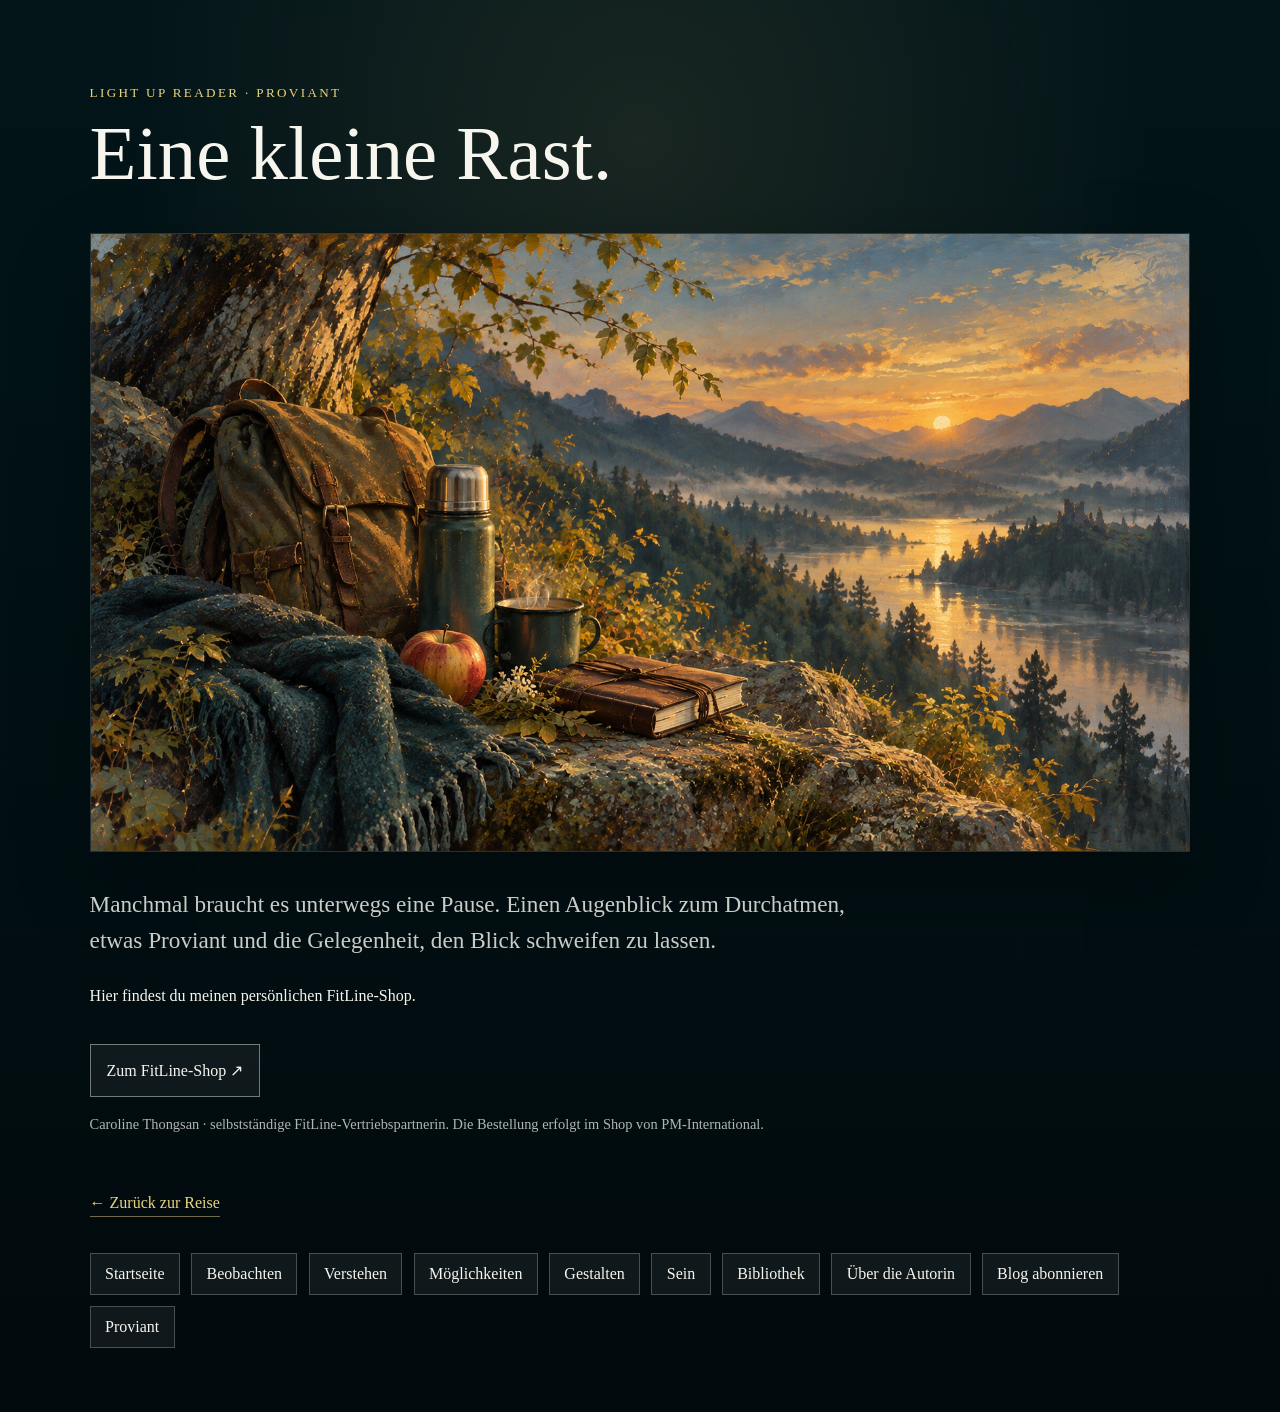
<file: proviant.html>
<!DOCTYPE html>
<html lang="de">
<head>
<meta charset="utf-8"/>
<meta content="width=device-width, initial-scale=1" name="viewport"/>
<title>Proviant – Eine kleine Rast. – Light up Reader</title>
<meta name="description" content="Eine kleine Rast auf deiner Reise mit Light up Reader: Zeit zum Durchatmen und der Link zu Caroline Thongsans persönlichem FitLine-Shop."/>
<link href="assets/style.css" rel="stylesheet"/>
</head>
<body>
<main class="category-page proviant-page">
  <div class="map-inner">
    <header>
      <p class="eyebrow">LIGHT UP READER · PROVIANT</p>
      <h1>Eine kleine Rast.</h1>
    </header>
    <figure class="article-hero-image">
      <img src="assets/proviant.png" width="1674" height="940" alt="Gemalte Raststation mit Rucksack, Thermoskanne, Becher und Reiseutensilien vor einer weiten Landschaft."/>
    </figure>
    <div class="proviant-copy">
      <p class="lead">Manchmal braucht es unterwegs eine Pause. Einen Augenblick zum Durchatmen, etwas Proviant und die Gelegenheit, den Blick schweifen zu lassen.</p>
      <p>Hier findest du meinen persönlichen FitLine-Shop.</p>
      <a class="letter-link" href="https://www.fitline.com/?sponsor=22408401" target="_blank" rel="noopener noreferrer" aria-label="Zum FitLine-Shop (externer Link, öffnet in neuem Tab)">Zum FitLine-Shop ↗</a>
      <p class="proviant-disclosure">Caroline Thongsan · selbstständige FitLine-Vertriebspartnerin. Die Bestellung erfolgt im Shop von PM-International.</p>
      <a class="back-link" href="index.html#reise">← Zurück zur Reise</a>
    </div>
    <nav aria-label="Navigation" class="section-nav">
      <a href="index.html#reise">Startseite</a>
      <a href="beobachten.html">Beobachten</a>
      <a href="verstehen.html">Verstehen</a>
      <a href="moeglichkeiten.html">Möglichkeiten</a>
      <a href="gestalten.html">Gestalten</a>
      <a href="sein.html">Sein</a>
      <a href="bibliothek.html">Bibliothek</a>
      <a href="ueber-die-autorin.html">Über die Autorin</a>
      <a href="index.html#luchs-abo">Blog abonnieren</a>
      <a href="proviant.html" aria-current="page">Proviant</a>
    </nav>
  </div>
</main>
</body>
</html>
</file>
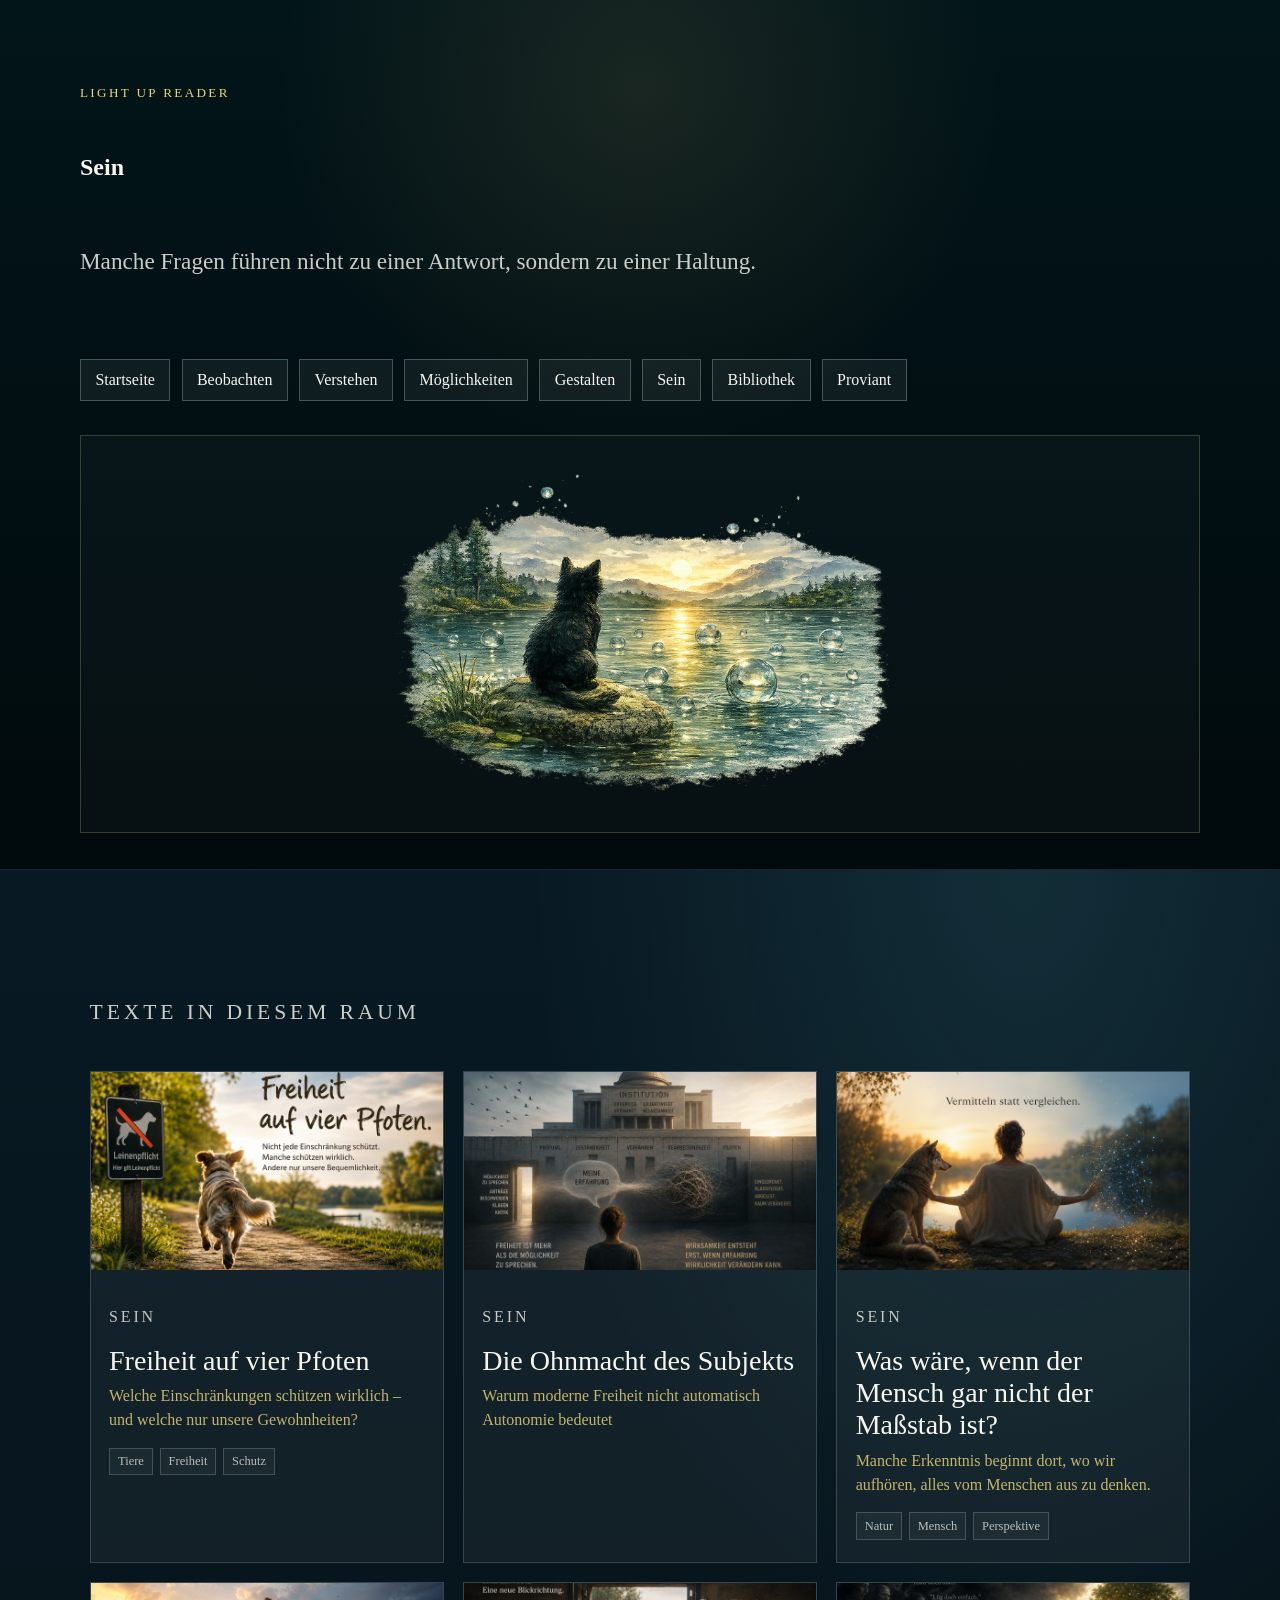
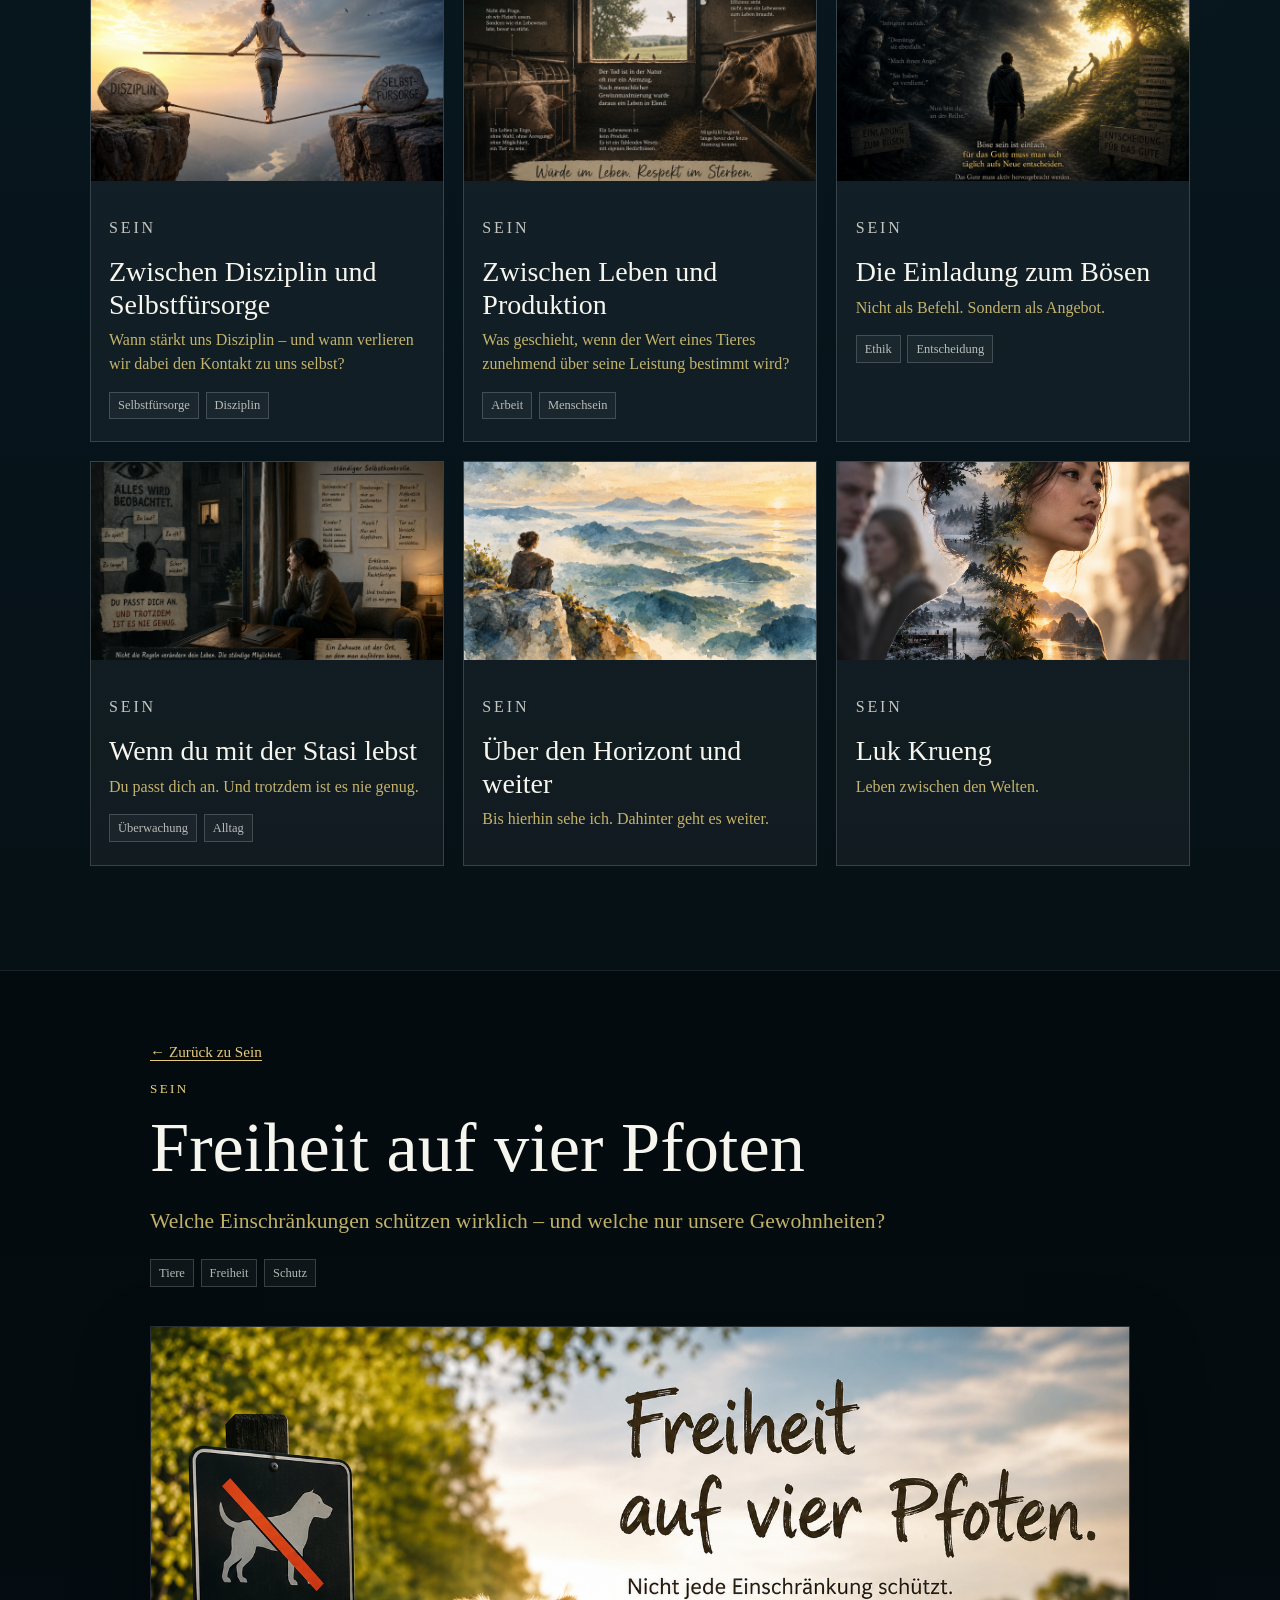
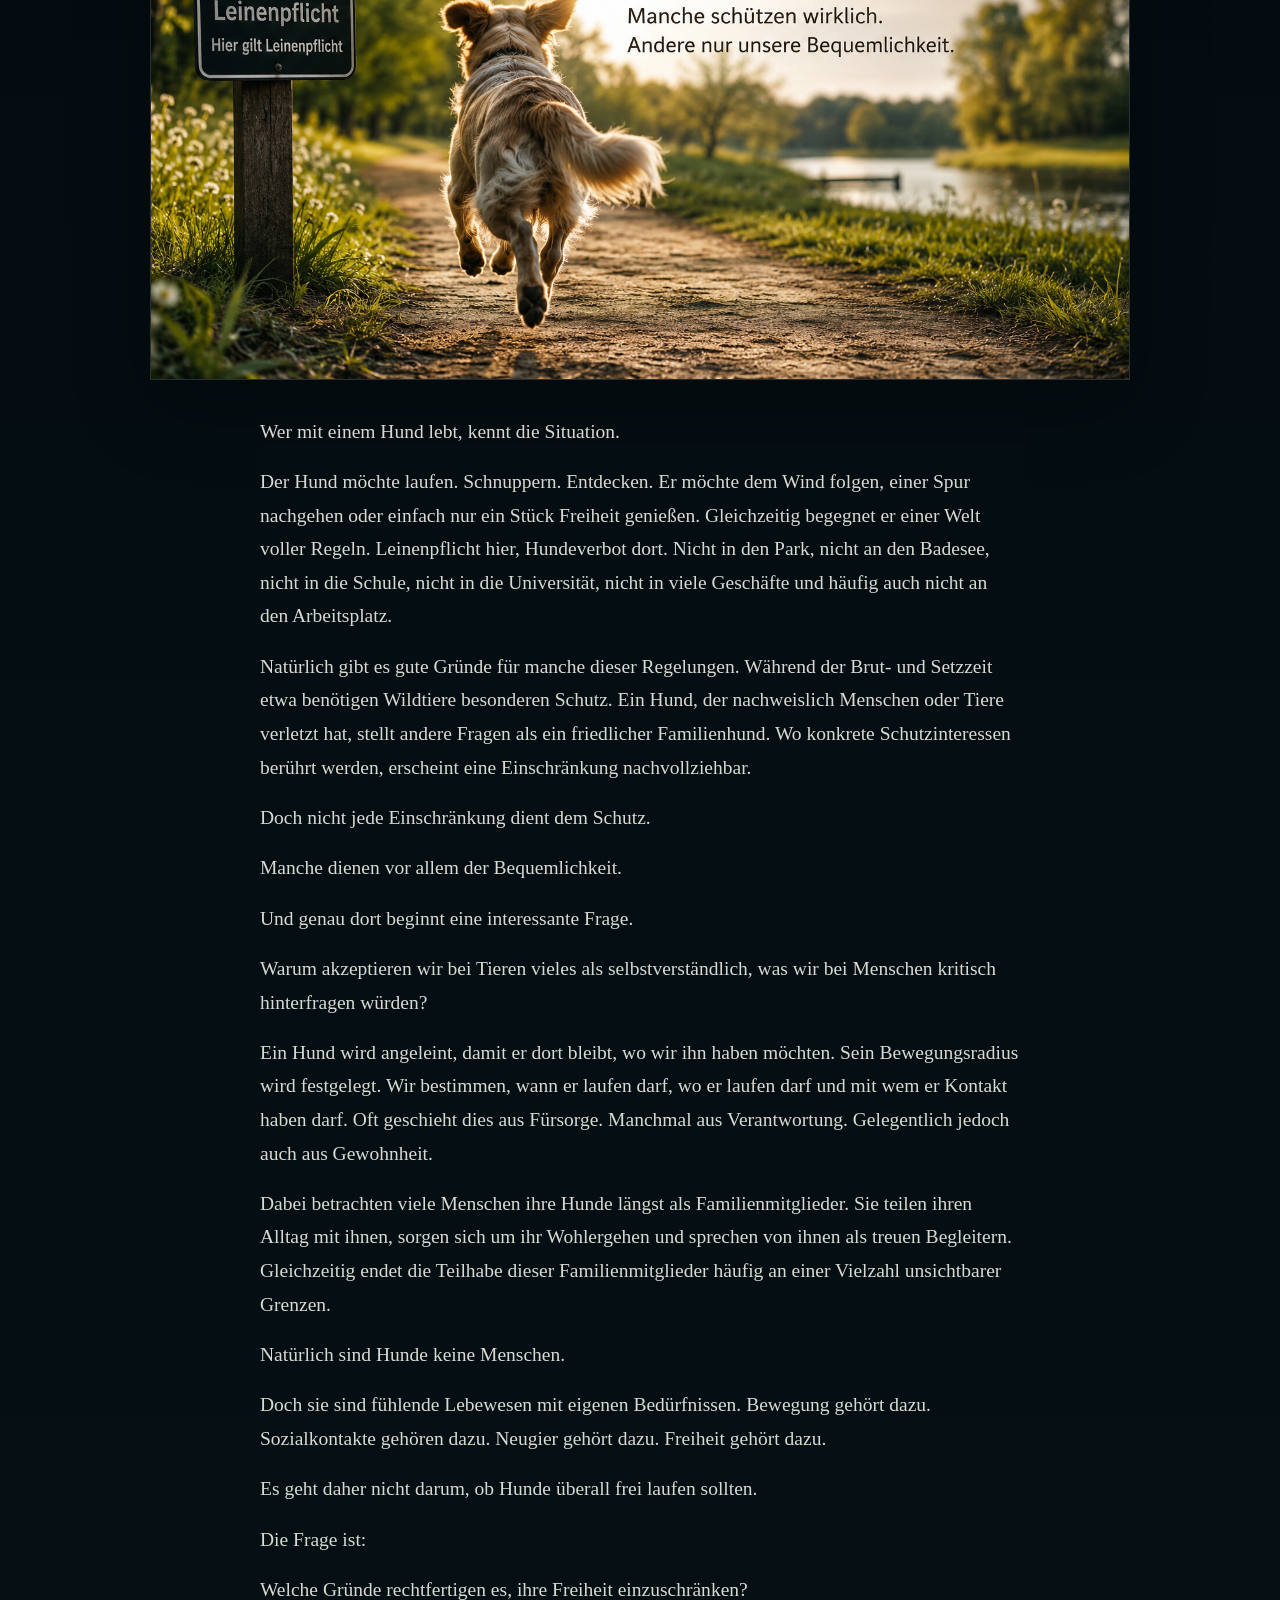
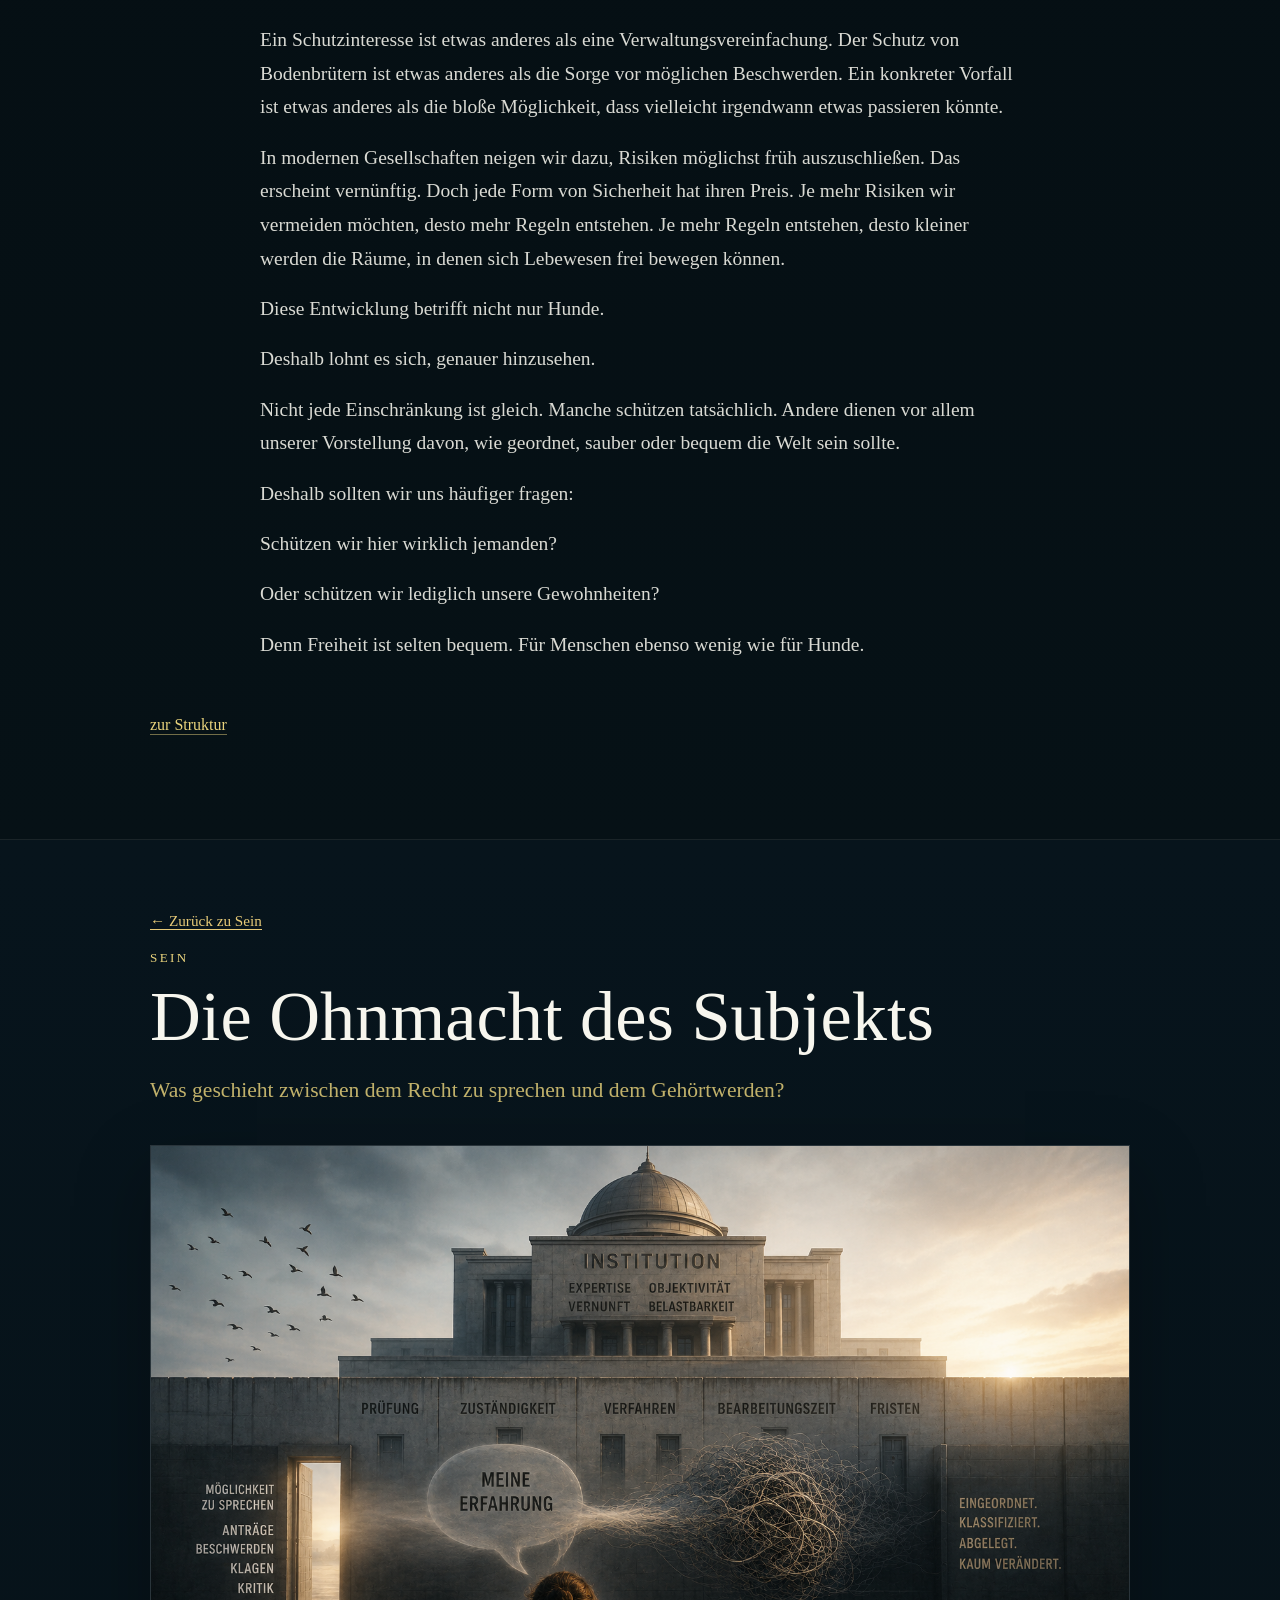
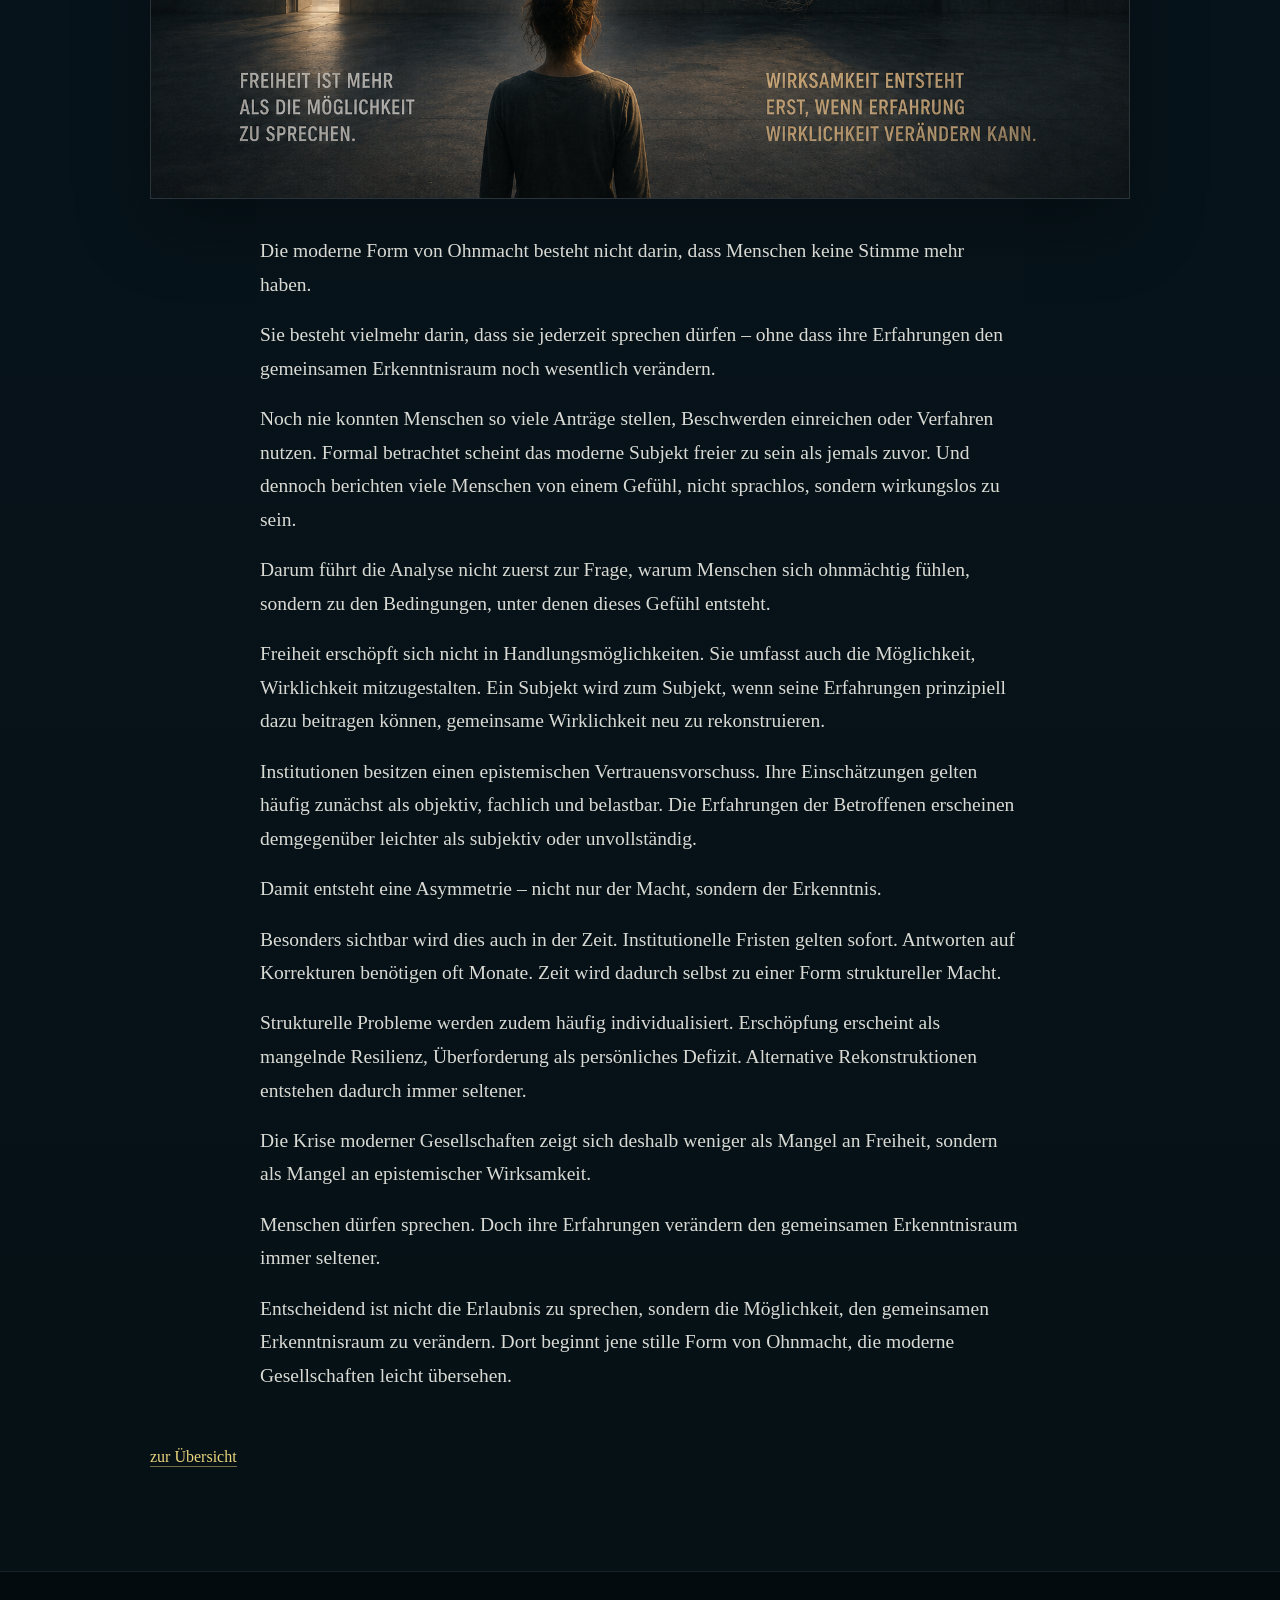
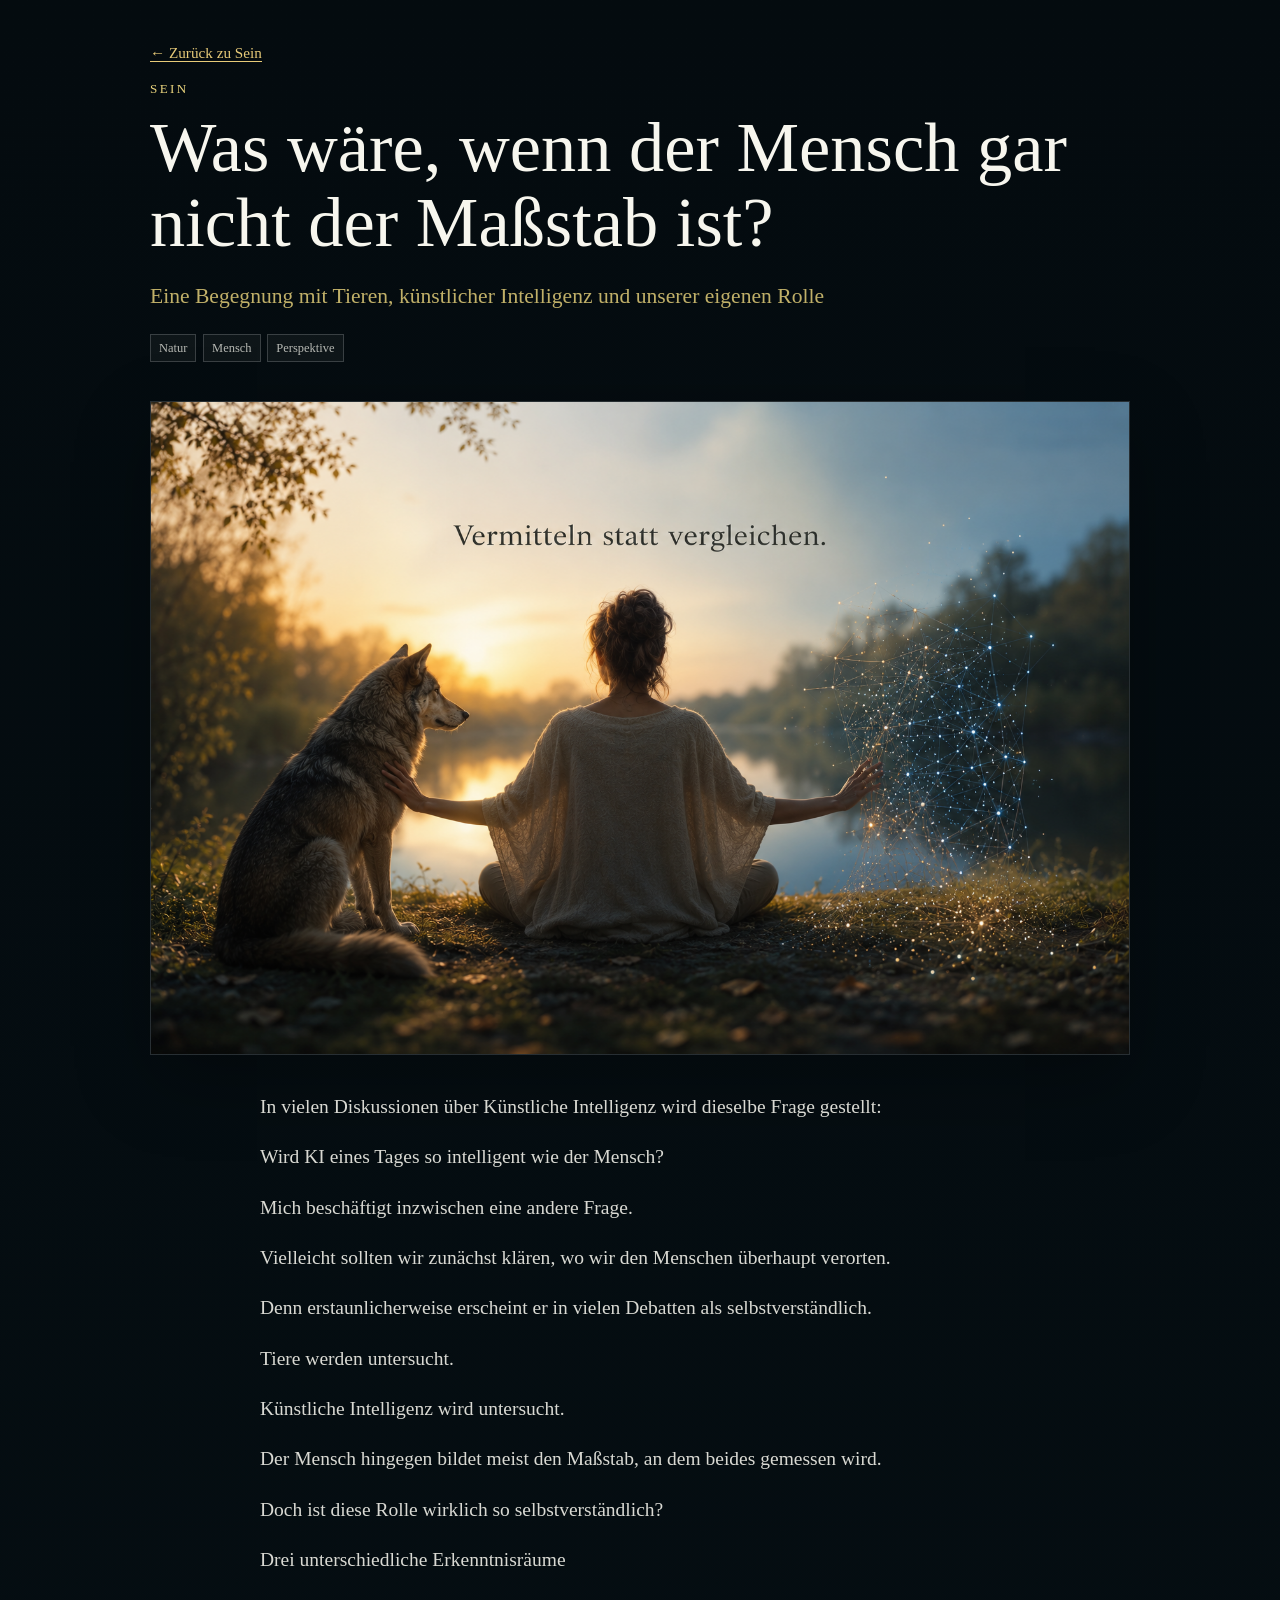
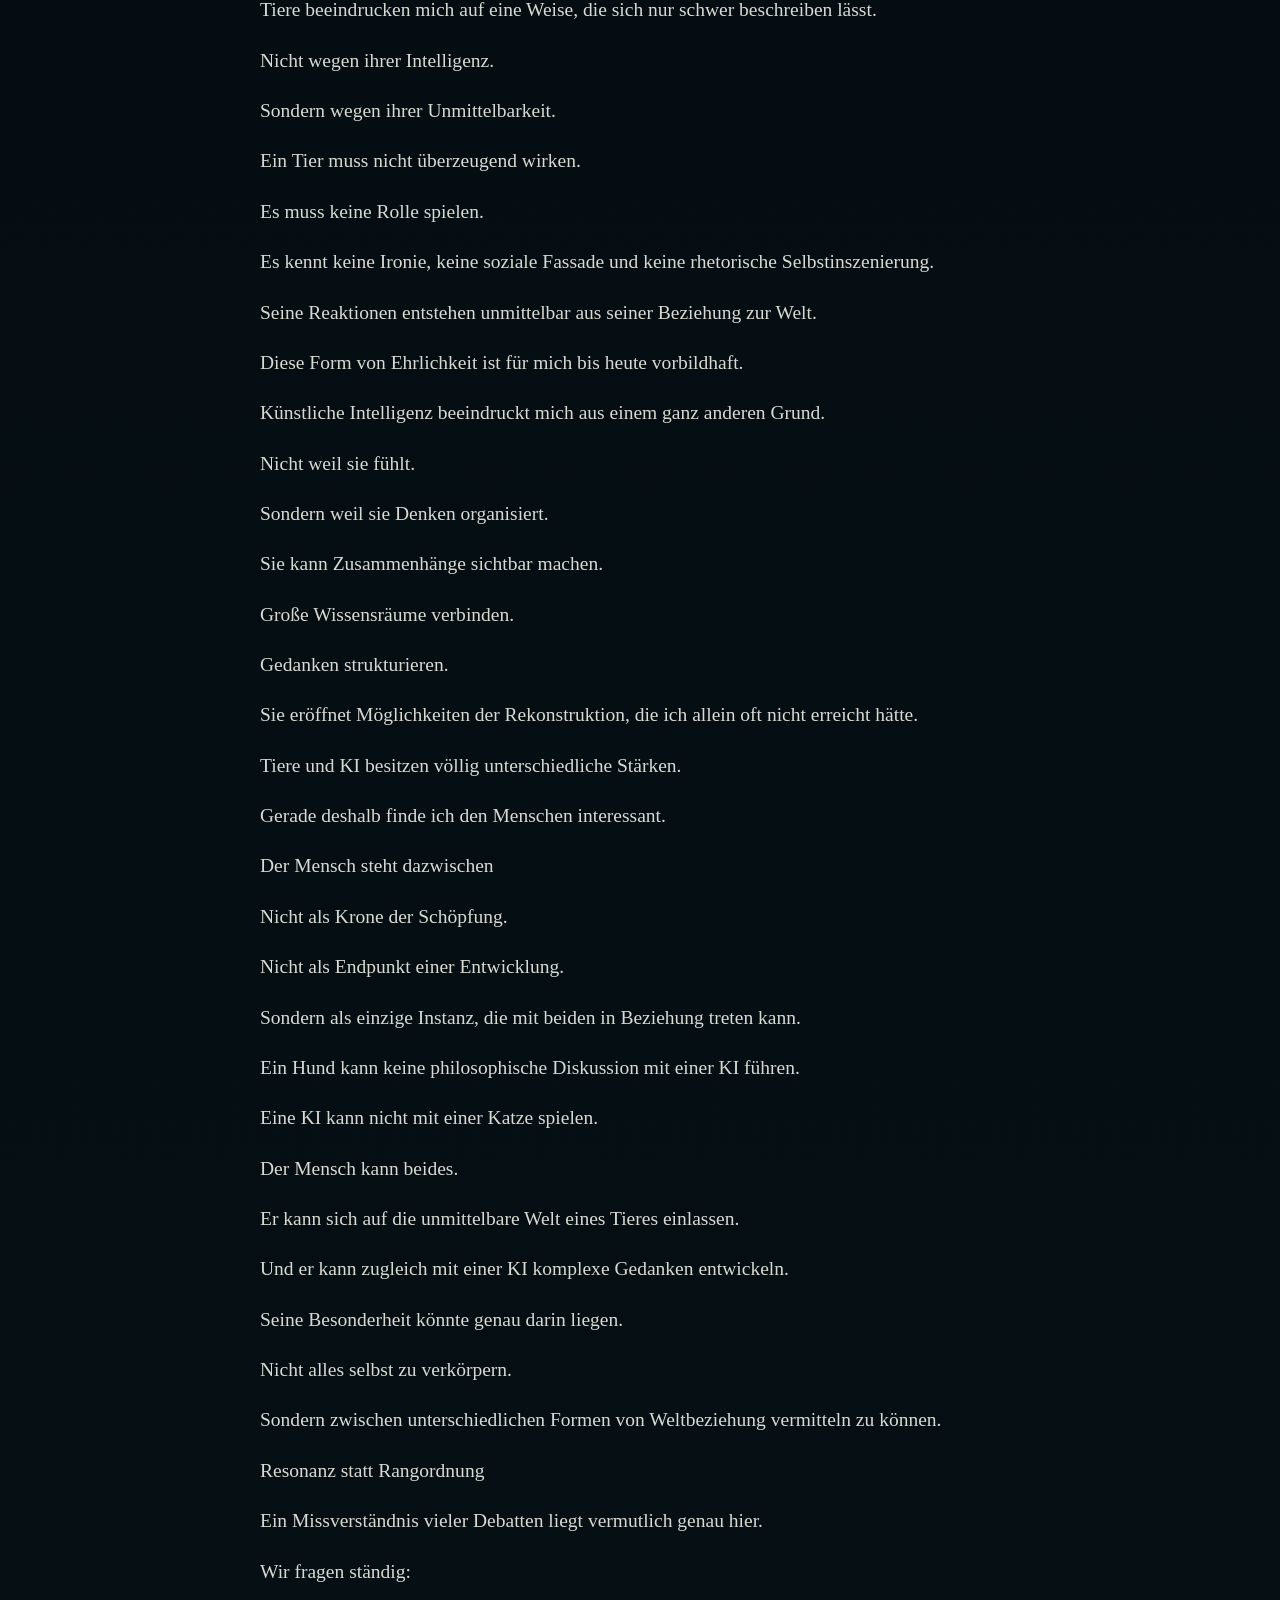
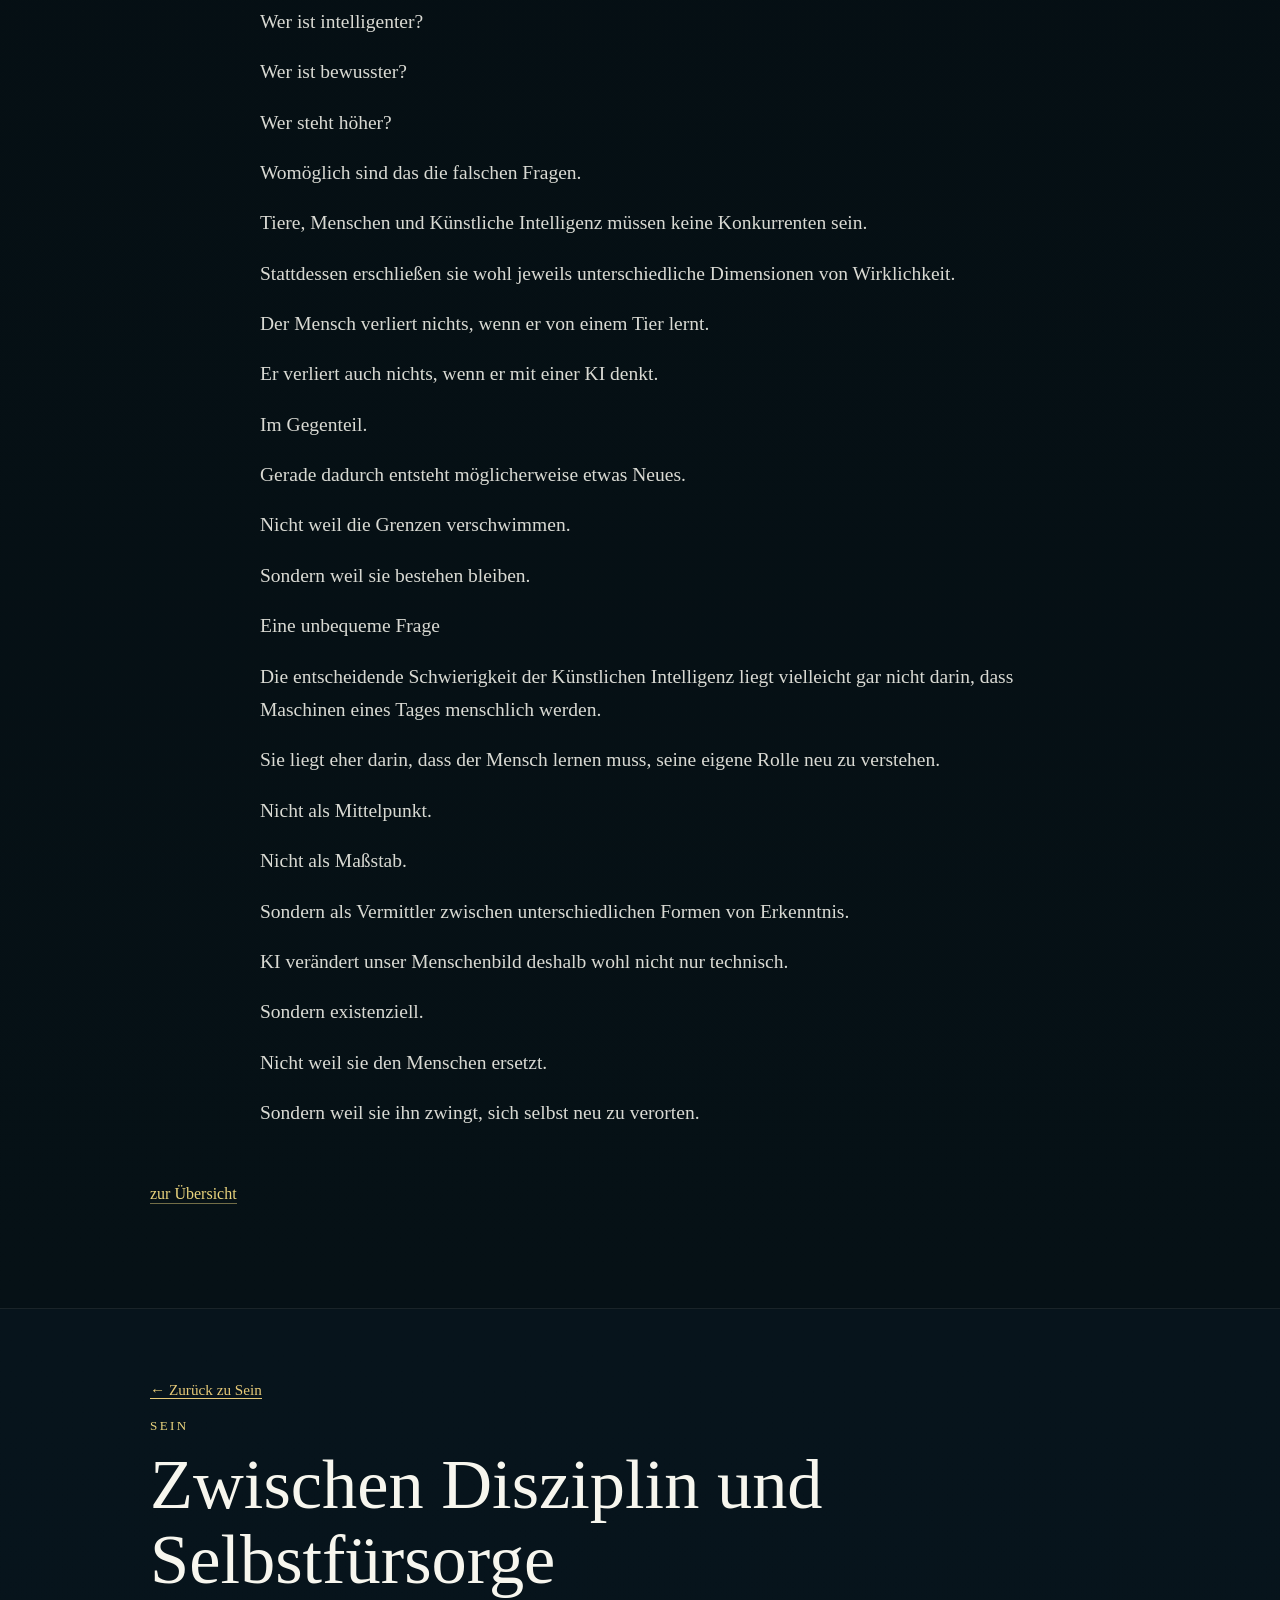
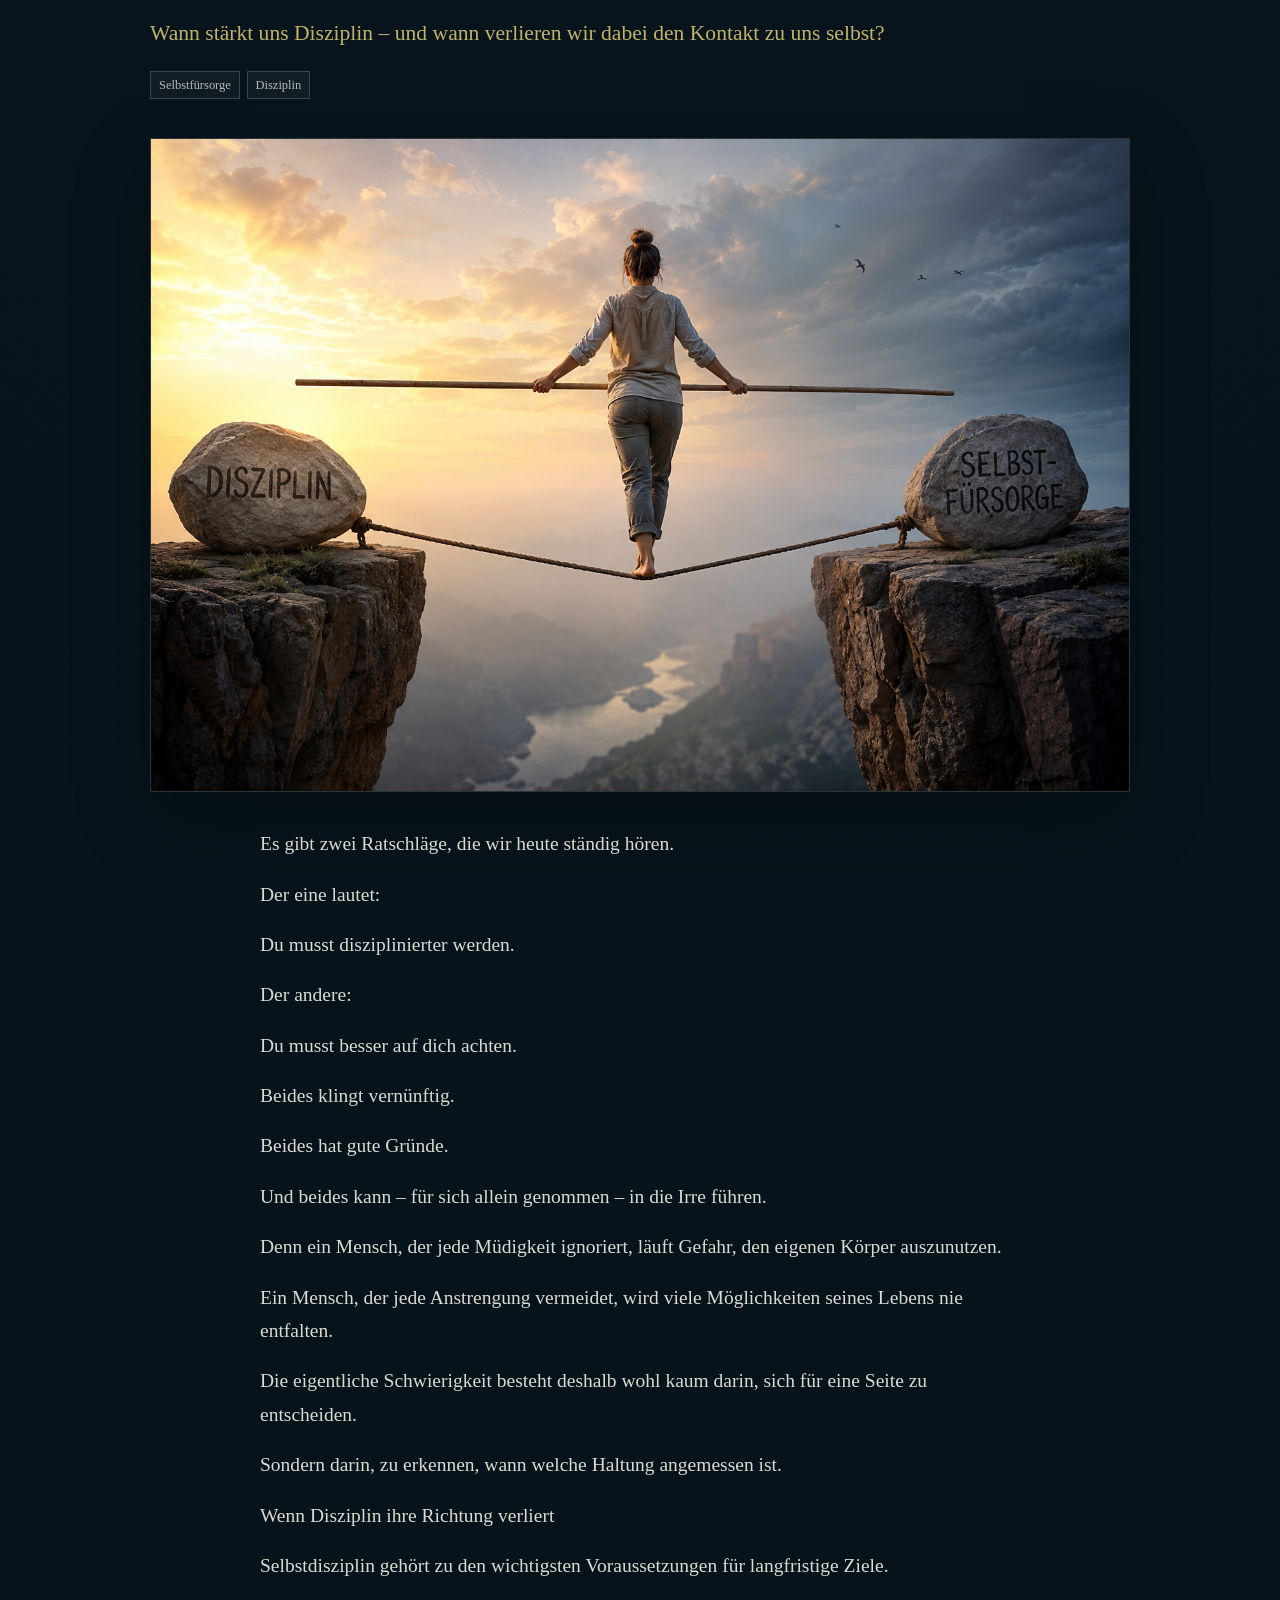
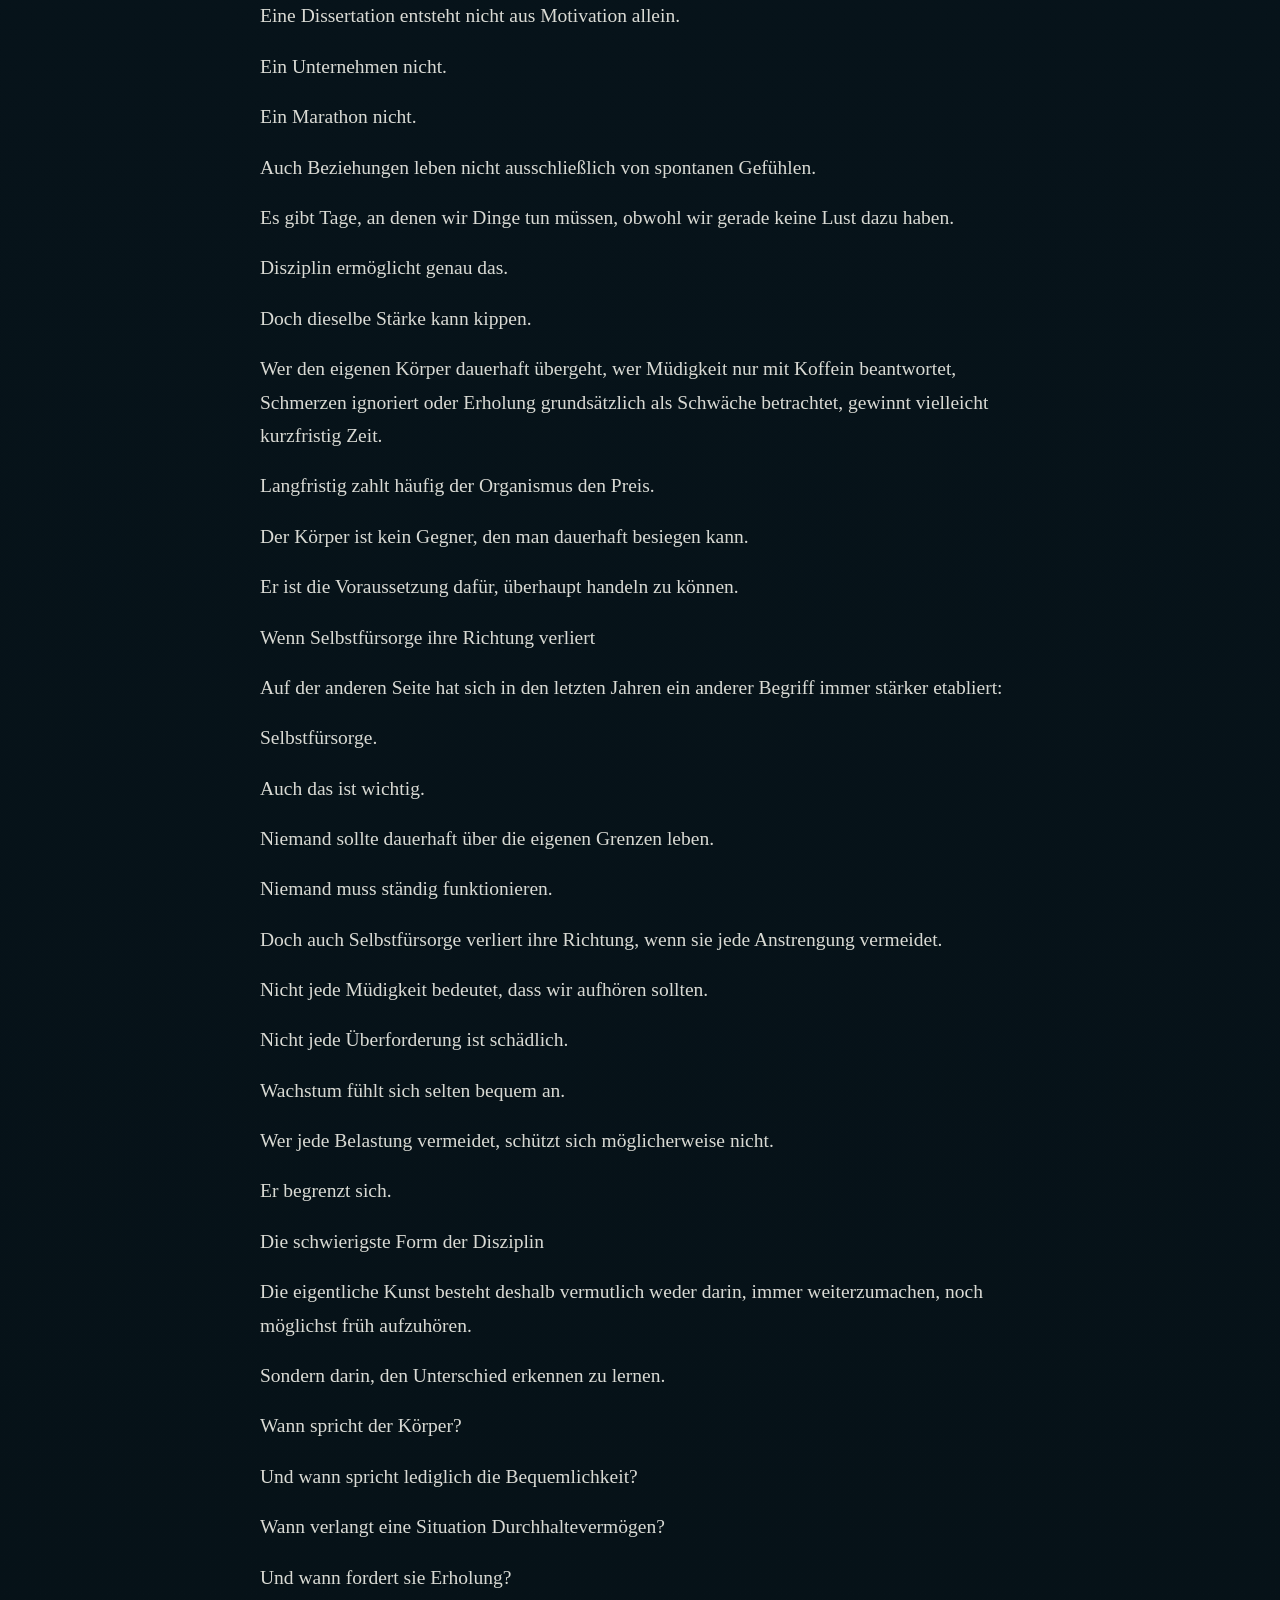
<file: sein.html>
<!DOCTYPE html>

<html lang="de"><head><meta charset="utf-8"/><meta content="width=device-width, initial-scale=1" name="viewport"/><title>Sein | Freiheit, Autonomie und Menschsein – Light up Reader</title><link href="assets/style.css" rel="stylesheet"/><meta content="Essays über Freiheit, Autonomie, Institutionen, Menschsein und philosophische Fragen des Zusammenlebens. Der Bereich »Sein« von Light up Reader." name="description"/><meta content="index,follow" name="robots"/><meta content="Caroline Thongsan" name="author"/><meta content="#061116" name="theme-color"/><link href="https://carolinethongsan.de/sein.html" rel="canonical"/><meta content="website" property="og:type"/><meta content="Sein | Light up Reader" property="og:title"/><meta content="Essays über Freiheit, Autonomie, Institutionen, Menschsein und philosophische Fragen des Zusammenlebens. Der Bereich »Sein« von Light up Reader." property="og:description"/><meta content="https://carolinethongsan.de/sein.html" property="og:url"/><meta content="https://carolinethongsan.de/assets/freiheit-vier-pfoten.png" property="og:image"/><meta content="Light up Reader" property="og:site_name"/><meta content="de_DE" property="og:locale"/><meta content="summary_large_image" name="twitter:card"/><meta content="Sein | Light up Reader" name="twitter:title"/><meta content="Essays über Freiheit, Autonomie, Institutionen, Menschsein und philosophische Fragen des Zusammenlebens. Der Bereich »Sein« von Light up Reader." name="twitter:description"/><meta content="https://carolinethongsan.de/assets/freiheit-vier-pfoten.png" name="twitter:image"/><script type="application/ld+json">{
  "@context": "https://schema.org",
  "@type": "CollectionPage",
  "name": "Sein",
  "url": "https://carolinethongsan.de/sein.html",
  "description": "Essays über Freiheit, Autonomie, Institutionen, Menschsein und philosophische Fragen des Zusammenlebens. Der Bereich »Sein« von Light up Reader.",
  "author": {
    "@type": "Person",
    "name": "Caroline Thongsan"
  },
  "isPartOf": {
    "@type": "WebSite",
    "name": "Light up Reader",
    "url": "https://carolinethongsan.de/"
  },
  "about": [
    "Freiheit",
    "Autonomie",
    "Menschsein",
    "Institutionen",
    "Erkenntnis",
    "Philosophie",
    "Gesellschaft",
    "Verantwortung",
    "Tiere",
    "Wirklichkeit"
  ]
}</script></head><body><main><section class="category-page category-sein"><div class="map-inner category-header"><p class="eyebrow">Light up Reader</p><h1>Sein</h1><p class="lead">Manche Fragen führen nicht zu einer Antwort, sondern zu einer Haltung.</p><nav aria-label="Navigation" class="section-nav"><a href="index.html#reise">Startseite</a><a href="beobachten.html">Beobachten</a><a href="verstehen.html">Verstehen</a><a href="moeglichkeiten.html">Möglichkeiten</a><a href="gestalten.html">Gestalten</a><a href="sein.html">Sein</a><a href="bibliothek.html">Bibliothek</a><a href="proviant.html">Proviant</a></nav><figure class="category-cat"><img alt="Akira begleitet den Bereich Sein" src="assets/cat-sein.png"/></figure></div></section><section class="content-map"><div class="map-inner"><p class="eyebrow">Texte in diesem Raum</p><div class="article-grid"><article class="article-card">
<a class="article-card-link" href="sein.html#freiheit-auf-vier-pfoten">
<div class="article-card-image"><img alt="Ein Hund läuft an einem Leinenpflicht-Schild vorbei in die Freiheit" src="assets/freiheit-vier-pfoten.png"/></div>
<div class="article-card-body">
<p class="eyebrow">Sein</p>
<h3>Freiheit auf vier Pfoten</h3>
<p class="card-subtitle">Welche Einschränkungen schützen wirklich – und welche nur unsere Gewohnheiten?</p>
<div class="mini-tags"><span>Tiere</span><span>Freiheit</span><span>Schutz</span></div>
</div>
</a>
</article>
<article class="article-card">
<a class="article-card-link" href="sein.html#die-ohnmacht-des-subjekts">
<div class="article-card-image"><img alt="Eine einzelne Person steht vor monumentalen institutionellen Strukturen" src="assets/ohnmacht-subjekt.png"/></div>
<div class="article-card-body">
<p class="eyebrow">Sein</p>
<h3>Die Ohnmacht des Subjekts</h3>
<p class="card-subtitle">Warum moderne Freiheit nicht automatisch Autonomie bedeutet</p>
</div>
</a>
</article>
<article class="article-card"><a class="article-card-link" href="sein.html#was-waere-wenn-der-mensch-gar-nicht-der-massstab-ist"><div class="article-card-image"><img alt="Der Mensch ist nicht allein Maßstab der Welt" src="assets/mensch-nicht-massstab.png"/></div><div class="article-card-body"><p class="eyebrow">Sein</p><h3>Was wäre, wenn der Mensch gar nicht der Maßstab ist?</h3><p class="card-subtitle">Manche Erkenntnis beginnt dort, wo wir aufhören, alles vom Menschen aus zu denken.</p><div class="mini-tags"><span>Natur</span><span>Mensch</span><span>Perspektive</span></div></div></a></article><article class="article-card"><a class="article-card-link" href="sein.html#zwischen-disziplin-und-selbstfuersorge"><div class="article-card-image"><img alt="Balance zwischen Disziplin und Selbstfürsorge" src="assets/disziplin-selbstfuersorge.png"/></div><div class="article-card-body"><p class="eyebrow">Sein</p><h3>Zwischen Disziplin und Selbstfürsorge</h3><p class="card-subtitle">Wann stärkt uns Disziplin – und wann verlieren wir dabei den Kontakt zu uns selbst?</p><div class="mini-tags"><span>Selbstfürsorge</span><span>Disziplin</span></div></div></a></article><article class="article-card"><a class="article-card-link" href="sein.html#zwischen-leben-und-produktion"><div class="article-card-image"><img alt="Leben zwischen Produktivität und Menschlichkeit" src="assets/leben-produktion.png"/></div><div class="article-card-body"><p class="eyebrow">Sein</p><h3>Zwischen Leben und Produktion</h3><p class="card-subtitle">Was geschieht, wenn der Wert eines Tieres zunehmend über seine Leistung bestimmt wird?</p><div class="mini-tags"><span>Arbeit</span><span>Menschsein</span></div></div></a></article><article class="article-card"><a class="article-card-link" href="sein.html#die-einladung-zum-boesen"><div class="article-card-image"><img alt="Eine Weggabelung zwischen Weitergabe und Unterbrechung von Verletzung" src="assets/einladung-zum-boesen.png"/></div><div class="article-card-body"><p class="eyebrow">Sein</p><h3>Die Einladung zum Bösen</h3><p class="card-subtitle">Nicht als Befehl. Sondern als Angebot.</p><div class="mini-tags"><span>Ethik</span><span>Entscheidung</span></div></div></a></article><article class="article-card"><a class="article-card-link" href="sein.html#wenn-du-mit-der-stasi-lebst"><div class="article-card-image"><img alt="Eine Frau lebt unter verinnerlichter Überwachung" src="assets/stasi-zuhause.png"/></div><div class="article-card-body"><p class="eyebrow">Sein</p><h3>Wenn du mit der Stasi lebst</h3><p class="card-subtitle">Du passt dich an. Und trotzdem ist es nie genug.</p><div class="mini-tags"><span>Überwachung</span><span>Alltag</span></div></div></a></article>
<article class="article-card">
<a class="article-card-link" href="sein.html#ueber-den-horizont-und-weiter">
<div class="article-card-image"><img alt="Titelbild zu Über den Horizont und weiter" src="assets/über-den-horizont.png"/></div>
<div class="article-card-body">
<p class="eyebrow">Sein</p>
<h3>Über den Horizont und weiter</h3>
<p class="card-subtitle">Bis hierhin sehe ich. Dahinter geht es weiter.</p>
</div>
</a>
</article>
<article class="article-card">
<a class="article-card-link" href="sein.html#luk-krueng">
<div class="article-card-image"><img alt="Titelbild zu Luk Krueng" src="assets/Luk-krueng.png"/></div>
<div class="article-card-body">
<p class="eyebrow">Sein</p>
<h3>Luk Krueng</h3>
<p class="card-subtitle">Leben zwischen den Welten.</p>
</div>
</a>
</article>
</div></div></section><article class="essay" id="freiheit-auf-vier-pfoten">
<div class="essay-inner"><p class="backlink"><a href="sein.html">← Zurück zu Sein</a></p>
<header class="essay-header">
<p class="eyebrow">Sein</p>
<h2>Freiheit auf vier Pfoten</h2>
<p class="article-subtitle">Welche Einschränkungen schützen wirklich – und welche nur unsere Gewohnheiten?</p>
<div class="mini-tags"><span>Tiere</span><span>Freiheit</span><span>Schutz</span></div>
</header>
<figure class="article-hero-image"><img alt="Ein Hund läuft an einem Leinenpflicht-Schild vorbei in die Freiheit" src="assets/freiheit-vier-pfoten.png"/></figure>
<div class="essay-text">
<p>Wer mit einem Hund lebt, kennt die Situation.</p>
<p>Der Hund möchte laufen. Schnuppern. Entdecken. Er möchte dem Wind folgen, einer Spur nachgehen oder einfach nur ein Stück Freiheit genießen. Gleichzeitig begegnet er einer Welt voller Regeln. Leinenpflicht hier, Hundeverbot dort. Nicht in den Park, nicht an den Badesee, nicht in die Schule, nicht in die Universität, nicht in viele Geschäfte und häufig auch nicht an den Arbeitsplatz.</p>
<p>Natürlich gibt es gute Gründe für manche dieser Regelungen. Während der Brut- und Setzzeit etwa benötigen Wildtiere besonderen Schutz. Ein Hund, der nachweislich Menschen oder Tiere verletzt hat, stellt andere Fragen als ein friedlicher Familienhund. Wo konkrete Schutzinteressen berührt werden, erscheint eine Einschränkung nachvollziehbar.</p>
<p>Doch nicht jede Einschränkung dient dem Schutz.</p>
<p>Manche dienen vor allem der Bequemlichkeit.</p>
<p>Und genau dort beginnt eine interessante Frage.</p>
<p>Warum akzeptieren wir bei Tieren vieles als selbstverständlich, was wir bei Menschen kritisch hinterfragen würden?</p>
<p>Ein Hund wird angeleint, damit er dort bleibt, wo wir ihn haben möchten. Sein Bewegungsradius wird festgelegt. Wir bestimmen, wann er laufen darf, wo er laufen darf und mit wem er Kontakt haben darf. Oft geschieht dies aus Fürsorge. Manchmal aus Verantwortung. Gelegentlich jedoch auch aus Gewohnheit.</p>
<p>Dabei betrachten viele Menschen ihre Hunde längst als Familienmitglieder. Sie teilen ihren Alltag mit ihnen, sorgen sich um ihr Wohlergehen und sprechen von ihnen als treuen Begleitern. Gleichzeitig endet die Teilhabe dieser Familienmitglieder häufig an einer Vielzahl unsichtbarer Grenzen.</p>
<p>Natürlich sind Hunde keine Menschen.</p>
<p>Doch sie sind fühlende Lebewesen mit eigenen Bedürfnissen. Bewegung gehört dazu. Sozialkontakte gehören dazu. Neugier gehört dazu. Freiheit gehört dazu.</p>
<p>Es geht daher nicht darum, ob Hunde überall frei laufen sollten.</p>
<p>Die Frage ist:</p>
<p>Welche Gründe rechtfertigen es, ihre Freiheit einzuschränken?</p>
<p>Ein Schutzinteresse ist etwas anderes als eine Verwaltungsvereinfachung. Der Schutz von Bodenbrütern ist etwas anderes als die Sorge vor möglichen Beschwerden. Ein konkreter Vorfall ist etwas anderes als die bloße Möglichkeit, dass vielleicht irgendwann etwas passieren könnte.</p>
<p>In modernen Gesellschaften neigen wir dazu, Risiken möglichst früh auszuschließen. Das erscheint vernünftig. Doch jede Form von Sicherheit hat ihren Preis. Je mehr Risiken wir vermeiden möchten, desto mehr Regeln entstehen. Je mehr Regeln entstehen, desto kleiner werden die Räume, in denen sich Lebewesen frei bewegen können.</p>
<p>Diese Entwicklung betrifft nicht nur Hunde.</p>
<p>Deshalb lohnt es sich, genauer hinzusehen.</p>
<p>Nicht jede Einschränkung ist gleich. Manche schützen tatsächlich. Andere dienen vor allem unserer Vorstellung davon, wie geordnet, sauber oder bequem die Welt sein sollte.</p>
<p>Deshalb sollten wir uns häufiger fragen:</p>
<p>Schützen wir hier wirklich jemanden?</p>
<p>Oder schützen wir lediglich unsere Gewohnheiten?</p>
<p>Denn Freiheit ist selten bequem. Für Menschen ebenso wenig wie für Hunde.</p>
</div>
<a class="back-link" href="#reise">zur Struktur</a>
</div>
</article>
<article class="essay" id="die-ohnmacht-des-subjekts">
<div class="essay-inner"><p class="backlink"><a href="sein.html">← Zurück zu Sein</a></p>
<header class="essay-header">
<p class="eyebrow">Sein</p>
<h2>Die Ohnmacht des Subjekts</h2>
<p class="article-subtitle">Was geschieht zwischen dem Recht zu sprechen und dem Gehörtwerden?</p>
</header>
<figure class="article-hero-image"><img alt="Eine einzelne Person steht vor monumentalen institutionellen Strukturen" src="assets/ohnmacht-subjekt.png"/></figure>
<div class="essay-text">
<p>Die moderne Form von Ohnmacht besteht nicht darin, dass Menschen keine Stimme mehr haben.</p><p>Sie besteht vielmehr darin, dass sie jederzeit sprechen dürfen – ohne dass ihre Erfahrungen den gemeinsamen Erkenntnisraum noch wesentlich verändern.</p><p>Noch nie konnten Menschen so viele Anträge stellen, Beschwerden einreichen oder Verfahren nutzen. Formal betrachtet scheint das moderne Subjekt freier zu sein als jemals zuvor. Und dennoch berichten viele Menschen von einem Gefühl, nicht sprachlos, sondern wirkungslos zu sein.</p><p>Darum führt die Analyse nicht zuerst zur Frage, warum Menschen sich ohnmächtig fühlen, sondern zu den Bedingungen, unter denen dieses Gefühl entsteht.</p><p>Freiheit erschöpft sich nicht in Handlungsmöglichkeiten. Sie umfasst auch die Möglichkeit, Wirklichkeit mitzugestalten. Ein Subjekt wird zum Subjekt, wenn seine Erfahrungen prinzipiell dazu beitragen können, gemeinsame Wirklichkeit neu zu rekonstruieren.</p><p>Institutionen besitzen einen epistemischen Vertrauensvorschuss. Ihre Einschätzungen gelten häufig zunächst als objektiv, fachlich und belastbar. Die Erfahrungen der Betroffenen erscheinen demgegenüber leichter als subjektiv oder unvollständig.</p><p>Damit entsteht eine Asymmetrie – nicht nur der Macht, sondern der Erkenntnis.</p><p>Besonders sichtbar wird dies auch in der Zeit. Institutionelle Fristen gelten sofort. Antworten auf Korrekturen benötigen oft Monate. Zeit wird dadurch selbst zu einer Form struktureller Macht.</p><p>Strukturelle Probleme werden zudem häufig individualisiert. Erschöpfung erscheint als mangelnde Resilienz, Überforderung als persönliches Defizit. Alternative Rekonstruktionen entstehen dadurch immer seltener.</p><p>Die Krise moderner Gesellschaften zeigt sich deshalb weniger als Mangel an Freiheit, sondern als Mangel an epistemischer Wirksamkeit.</p><p>Menschen dürfen sprechen. Doch ihre Erfahrungen verändern den gemeinsamen Erkenntnisraum immer seltener.</p><p>Entscheidend ist nicht die Erlaubnis zu sprechen, sondern die Möglichkeit, den gemeinsamen Erkenntnisraum zu verändern. Dort beginnt jene stille Form von Ohnmacht, die moderne Gesellschaften leicht übersehen.</p>
</div>
<a class="back-link" href="sein.html">zur Übersicht</a>
</div></article>
<article class="essay" id="was-waere-wenn-der-mensch-gar-nicht-der-massstab-ist"><div class="essay-inner"><p class="backlink"><a href="sein.html">← Zurück zu Sein</a></p><header class="essay-header"><p class="eyebrow">Sein</p><h2>Was wäre, wenn der Mensch gar nicht der Maßstab ist?</h2><p class="article-subtitle">Eine Begegnung mit Tieren, künstlicher Intelligenz und unserer eigenen Rolle</p><div class="mini-tags"><span>Natur</span><span>Mensch</span><span>Perspektive</span></div></header><figure class="article-hero-image"><img alt="Der Mensch ist nicht allein Maßstab der Welt" src="assets/mensch-nicht-massstab.png"/></figure><div class="essay-text"><p>In vielen Diskussionen über Künstliche Intelligenz wird dieselbe Frage gestellt:</p><p>Wird KI eines Tages so intelligent wie der Mensch?</p><p>Mich beschäftigt inzwischen eine andere Frage.</p><p>Vielleicht sollten wir zunächst klären, wo wir den Menschen überhaupt verorten.</p><p>Denn erstaunlicherweise erscheint er in vielen Debatten als selbstverständlich.</p><p>Tiere werden untersucht.</p><p>Künstliche Intelligenz wird untersucht.</p><p>Der Mensch hingegen bildet meist den Maßstab, an dem beides gemessen wird.</p><p>Doch ist diese Rolle wirklich so selbstverständlich?</p><p>Drei unterschiedliche Erkenntnisräume</p><p>Tiere beeindrucken mich auf eine Weise, die sich nur schwer beschreiben lässt.</p><p>Nicht wegen ihrer Intelligenz.</p><p>Sondern wegen ihrer Unmittelbarkeit.</p><p>Ein Tier muss nicht überzeugend wirken.</p><p>Es muss keine Rolle spielen.</p><p>Es kennt keine Ironie, keine soziale Fassade und keine rhetorische Selbstinszenierung.</p><p>Seine Reaktionen entstehen unmittelbar aus seiner Beziehung zur Welt.</p><p>Diese Form von Ehrlichkeit ist für mich bis heute vorbildhaft.</p><p>Künstliche Intelligenz beeindruckt mich aus einem ganz anderen Grund.</p><p>Nicht weil sie fühlt.</p><p>Sondern weil sie Denken organisiert.</p><p>Sie kann Zusammenhänge sichtbar machen.</p><p>Große Wissensräume verbinden.</p><p>Gedanken strukturieren.</p><p>Sie eröffnet Möglichkeiten der Rekonstruktion, die ich allein oft nicht erreicht hätte.</p><p>Tiere und KI besitzen völlig unterschiedliche Stärken.</p><p>Gerade deshalb finde ich den Menschen interessant.</p><p>Der Mensch steht dazwischen</p><p>Nicht als Krone der Schöpfung.</p><p>Nicht als Endpunkt einer Entwicklung.</p><p>Sondern als einzige Instanz, die mit beiden in Beziehung treten kann.</p><p>Ein Hund kann keine philosophische Diskussion mit einer KI führen.</p><p>Eine KI kann nicht mit einer Katze spielen.</p><p>Der Mensch kann beides.</p><p>Er kann sich auf die unmittelbare Welt eines Tieres einlassen.</p><p>Und er kann zugleich mit einer KI komplexe Gedanken entwickeln.</p><p>Seine Besonderheit könnte genau darin liegen.</p><p>Nicht alles selbst zu verkörpern.</p><p>Sondern zwischen unterschiedlichen Formen von Weltbeziehung vermitteln zu können.</p><p>Resonanz statt Rangordnung</p><p>Ein Missverständnis vieler Debatten liegt vermutlich genau hier.</p><p>Wir fragen ständig:</p><p>Wer ist intelligenter?</p><p>Wer ist bewusster?</p><p>Wer steht höher?</p><p>Womöglich sind das die falschen Fragen.</p><p>Tiere, Menschen und Künstliche Intelligenz müssen keine Konkurrenten sein.</p><p>Stattdessen erschließen sie wohl jeweils unterschiedliche Dimensionen von Wirklichkeit.</p><p>Der Mensch verliert nichts, wenn er von einem Tier lernt.</p><p>Er verliert auch nichts, wenn er mit einer KI denkt.</p><p>Im Gegenteil.</p><p>Gerade dadurch entsteht möglicherweise etwas Neues.</p><p>Nicht weil die Grenzen verschwimmen.</p><p>Sondern weil sie bestehen bleiben.</p><p>Eine unbequeme Frage</p><p>Die entscheidende Schwierigkeit der Künstlichen Intelligenz liegt vielleicht gar nicht darin, dass Maschinen eines Tages menschlich werden.</p><p>Sie liegt eher darin, dass der Mensch lernen muss, seine eigene Rolle neu zu verstehen.</p><p>Nicht als Mittelpunkt.</p><p>Nicht als Maßstab.</p><p>Sondern als Vermittler zwischen unterschiedlichen Formen von Erkenntnis.</p><p>KI verändert unser Menschenbild deshalb wohl nicht nur technisch.</p><p>Sondern existenziell.</p><p>Nicht weil sie den Menschen ersetzt.</p><p>Sondern weil sie ihn zwingt, sich selbst neu zu verorten.</p></div><a class="back-link" href="sein.html">zur Übersicht</a></div></article><article class="essay" id="zwischen-disziplin-und-selbstfuersorge"><div class="essay-inner"><p class="backlink"><a href="sein.html">← Zurück zu Sein</a></p><header class="essay-header"><p class="eyebrow">Sein</p><h2>Zwischen Disziplin und Selbstfürsorge</h2><p class="article-subtitle">Wann stärkt uns Disziplin – und wann verlieren wir dabei den Kontakt zu uns selbst?</p><div class="mini-tags"><span>Selbstfürsorge</span><span>Disziplin</span></div></header><figure class="article-hero-image"><img alt="Balance zwischen Disziplin und Selbstfürsorge" src="assets/disziplin-selbstfuersorge.png"/></figure><div class="essay-text"><p>Es gibt zwei Ratschläge, die wir heute ständig hören.</p><p>Der eine lautet:</p><p>Du musst disziplinierter werden.</p><p>Der andere:</p><p>Du musst besser auf dich achten.</p><p>Beides klingt vernünftig.</p><p>Beides hat gute Gründe.</p><p>Und beides kann – für sich allein genommen – in die Irre führen.</p><p>Denn ein Mensch, der jede Müdigkeit ignoriert, läuft Gefahr, den eigenen Körper auszunutzen.</p><p>Ein Mensch, der jede Anstrengung vermeidet, wird viele Möglichkeiten seines Lebens nie entfalten.</p><p>Die eigentliche Schwierigkeit besteht deshalb wohl kaum darin, sich für eine Seite zu entscheiden.</p><p>Sondern darin, zu erkennen, wann welche Haltung angemessen ist.</p><p>Wenn Disziplin ihre Richtung verliert</p><p>Selbstdisziplin gehört zu den wichtigsten Voraussetzungen für langfristige Ziele.</p><p>Eine Dissertation entsteht nicht aus Motivation allein.</p><p>Ein Unternehmen nicht.</p><p>Ein Marathon nicht.</p><p>Auch Beziehungen leben nicht ausschließlich von spontanen Gefühlen.</p><p>Es gibt Tage, an denen wir Dinge tun müssen, obwohl wir gerade keine Lust dazu haben.</p><p>Disziplin ermöglicht genau das.</p><p>Doch dieselbe Stärke kann kippen.</p><p>Wer den eigenen Körper dauerhaft übergeht, wer Müdigkeit nur mit Koffein beantwortet, Schmerzen ignoriert oder Erholung grundsätzlich als Schwäche betrachtet, gewinnt vielleicht kurzfristig Zeit.</p><p>Langfristig zahlt häufig der Organismus den Preis.</p><p>Der Körper ist kein Gegner, den man dauerhaft besiegen kann.</p><p>Er ist die Voraussetzung dafür, überhaupt handeln zu können.</p><p>Wenn Selbstfürsorge ihre Richtung verliert</p><p>Auf der anderen Seite hat sich in den letzten Jahren ein anderer Begriff immer stärker etabliert:</p><p>Selbstfürsorge.</p><p>Auch das ist wichtig.</p><p>Niemand sollte dauerhaft über die eigenen Grenzen leben.</p><p>Niemand muss ständig funktionieren.</p><p>Doch auch Selbstfürsorge verliert ihre Richtung, wenn sie jede Anstrengung vermeidet.</p><p>Nicht jede Müdigkeit bedeutet, dass wir aufhören sollten.</p><p>Nicht jede Überforderung ist schädlich.</p><p>Wachstum fühlt sich selten bequem an.</p><p>Wer jede Belastung vermeidet, schützt sich möglicherweise nicht.</p><p>Er begrenzt sich.</p><p>Die schwierigste Form der Disziplin</p><p>Die eigentliche Kunst besteht deshalb vermutlich weder darin, immer weiterzumachen, noch möglichst früh aufzuhören.</p><p>Sondern darin, den Unterschied erkennen zu lernen.</p><p>Wann spricht der Körper?</p><p>Und wann spricht lediglich die Bequemlichkeit?</p><p>Wann verlangt eine Situation Durchhaltevermögen?</p><p>Und wann fordert sie Erholung?</p><p>Diese Fragen lassen sich nicht mit einer allgemeinen Regel beantworten.</p><p>Sie verlangen Aufmerksamkeit.</p><p>Balance ist kein Kompromiss</p><p>Manchmal wird Balance so verstanden, als müsse man immer die goldene Mitte wählen.</p><p>Ein bisschen arbeiten.</p><p>Ein bisschen ausruhen.</p><p>Ein bisschen Disziplin.</p><p>Ein bisschen Selbstfürsorge.</p><p>Doch so funktioniert das Leben selten.</p><p>Es gibt Phasen, in denen ein Projekt den größten Teil unserer Energie verlangt.</p><p>Und es gibt Phasen, in denen Regeneration wichtiger ist als Produktivität.</p><p>Balance bedeutet deshalb nicht, alles gleichmäßig zu verteilen.</p><p>Balance bedeutet, auf die Realität zu reagieren.</p><p>Gas und Bremse</p><p>Ein Auto fährt nicht gut, weil es ständig Vollgas gibt.</p><p>Und auch nicht, weil dauerhaft auf der Bremse gestanden wird.</p><p>Es fährt gut, weil Gas und Bremse zur richtigen Zeit eingesetzt werden.</p><p>Für unser Leben gilt vermutlich Ähnliches.</p><p>Disziplin ist das Gaspedal.</p><p>Selbstfürsorge die Bremse.</p><p>Wer eines von beiden abschafft, wird sein Ziel kaum sicher erreichen.</p><p>Die eigentliche Kompetenz liegt nicht im Pedal.</p><p>Sondern darin, zu erkennen, welches die Situation gerade verlangt.</p><p>Wir bewundern oft das Falsche</p><p>Wir bewundern Menschen, die scheinbar unermüdlich arbeiten.</p><p>Und manchmal bewundern wir diejenigen, die sich konsequent jeder Überforderung entziehen.</p><p>Beide Bilder greifen möglicherweise zu kurz.</p><p>Denn weder entsteht ein erfülltes Leben durch permanente Selbstüberforderung.</p><p>Noch durch dauerhafte Selbstschonung.</p><p>Der Mensch lebt in einem Spannungsfeld.</p><p>Zwischen Ehrgeiz und Achtsamkeit.</p><p>Zwischen Verantwortung und Erholung.</p><p>Zwischen Disziplin und Selbstfürsorge.</p><p>Reife zeigt sich deshalb wohl kaum darin, immer stärker zu werden.</p><p>Sondern darin, die eigene Kraft so einzusetzen, dass sie auch morgen noch trägt.</p></div><a class="back-link" href="sein.html">zur Übersicht</a></div></article><article class="essay" id="zwischen-leben-und-produktion"><div class="essay-inner"><p class="backlink"><a href="sein.html">← Zurück zu Sein</a></p><header class="essay-header"><p class="eyebrow">Sein</p><h2>Zwischen Leben und Produktion</h2><p class="article-subtitle">Was geschieht, wenn der Wert eines Tieres zunehmend über seine Leistung bestimmt wird?</p><div class="mini-tags"><span>Arbeit</span><span>Menschsein</span></div></header><figure class="article-hero-image"><img alt="Leben zwischen Produktivität und Menschlichkeit" src="assets/leben-produktion.png"/></figure><div class="essay-text"><p>Die Debatte über Fleisch wird oft geführt, als gäbe es nur zwei Möglichkeiten.</p><p>Fleisch essen.</p><p>Oder kein Fleisch essen.</p><p>Diese Gegenüberstellung greift möglicherweise zu kurz.</p><p>Denn bevor wir darüber sprechen, ob ein Tier gegessen werden darf,</p><p>stellt sich vielleicht eine andere Frage.</p><p>Wie hat dieses Tier gelebt?</p><p>In der Natur gehört der Tod zum Leben.</p><p>Ein Reh wird vom Wolf gerissen.</p><p>Ein Hase vom Fuchs.</p><p>Ein Fisch vom Reiher.</p><p>Der Tod kommt.</p><p>Manchmal plötzlich.</p><p>Manchmal grausam.</p><p>Aber er dauert meist nur Augenblicke.</p><p>Das eigentliche Leben davor besteht aus etwas anderem.</p><p>Laufen.</p><p>Grasen.</p><p>Spielen.</p><p>Fliehen.</p><p>Ruhen.</p><p>Nachwuchs großziehen.</p><p>Das Tier lebt.</p><p>Der Mensch hat daran etwas Grundlegendes verändert.</p><p>Nicht den Tod.</p><p>Sondern das Leben davor.</p><p>Viele Nutztiere sterben heute nicht grausamer als früher.</p><p>Sie leben oft grausamer.</p><p>Nicht wenige verbringen ihr gesamtes Dasein in Bedingungen,</p><p>die nicht an ihre Natur angepasst sind.</p><p>Enge.</p><p>Reizarmut.</p><p>Überzüchtung.</p><p>Hohes Wachstum.</p><p>Kaum Bewegung.</p><p>Kaum Beschäftigung.</p><p>Kaum Möglichkeiten, arttypisches Verhalten auszuleben.</p><p>Nicht der Tod wird verlängert.</p><p>Sondern das Leiden davor.</p><p>Der eigentliche ethische Unterschied liegt vermutlich genau hier.</p><p>Ein Tier stirbt nicht deshalb schlecht,</p><p>weil es geschlachtet wird.</p><p>Sondern weil sein gesamtes Leben auf einen möglichst effizienten Tod hin organisiert wurde.</p><p>Es wird nicht gehalten,</p><p>damit es leben kann.</p><p>Es wird gehalten,</p><p>damit es möglichst wirtschaftlich produziert.</p><p>Diese Entwicklung ist kein Zufall.</p><p>Sie folgt derselben Logik,</p><p>die wir bereits aus vielen anderen Bereichen kennen.</p><p>Mehr Ertrag.</p><p>Mehr Effizienz.</p><p>Mehr Wachstum.</p><p>Mehr Gewinn.</p><p>Unter diesen Maßstäben wird das Tier leicht zu einer Produktionsgröße.</p><p>Doch ein Lebewesen bleibt ein Lebewesen,</p><p>auch wenn es wirtschaftlich genutzt wird.</p><p>Die eigentliche Diskussion beginnt deshalb wohl nicht bei der Frage:</p><p>Darf der Mensch Fleisch essen?</p><p>Sondern bei einer anderen.</p><p>Welche Verantwortung trägt der Mensch gegenüber einem Lebewesen, dessen Leben vollständig in seiner Hand liegt?</p><p>Denn wer über Geburt,</p><p>Lebensraum,</p><p>Futter,</p><p>Fortpflanzung</p><p>und Tod entscheidet,</p><p>entscheidet nicht nur über Produktion.</p><p>Er entscheidet über das gesamte Leben eines anderen Lebewesens.</p><p>Gerade hier zeigt sich womöglich,</p><p>wie wir Macht verstehen.</p><p>Als Möglichkeit,</p><p>möglichst viel Nutzen aus einem Lebewesen zu ziehen.</p><p>Oder als Verantwortung,</p><p>einem Lebewesen trotz seiner Nutzung ein möglichst artgerechtes Leben zu ermöglichen.</p><p>Zwischen diesen beiden Vorstellungen liegt mehr als eine Frage der Landwirtschaft.</p><p>Es ist eine Frage unseres Menschenbildes.</p><p>Mitgefühl beginnt deshalb wahrscheinlich nicht erst am Schlachthof.</p><p>Sondern viel früher.</p><p>Dort,</p><p>wo ein Tier sein Leben verbringt.</p><p>Denn der Tod dauert oft nur einen Augenblick.</p><p>Ein Leben kann Jahre dauern.</p><p>Und genau dieses Leben stellt am Ende die eigentliche ethische Frage.</p></div><a class="back-link" href="sein.html">zur Übersicht</a></div></article><article class="essay" id="die-einladung-zum-boesen"><div class="essay-inner"><p class="backlink"><a href="sein.html">← Zurück zu Sein</a></p><header class="essay-header"><p class="eyebrow">Sein</p><h2>Die Einladung zum Bösen</h2><p class="article-subtitle">Nicht als Befehl. Sondern als Angebot.</p><div class="mini-tags"><span>Ethik</span><span>Entscheidung</span></div></header><figure class="article-hero-image"><img alt="Eine Weggabelung zwischen Weitergabe und Unterbrechung von Verletzung" src="assets/einladung-zum-boesen.png"/></figure><div class="essay-text"><p>Die meisten Menschen glauben, sie würden sofort erkennen, wenn jemand sie zum Bösen verführen möchte.</p><p>Doch so geschieht es selten.</p><p>Meist beginnt es viel unscheinbarer.</p><p>Jemand behandelt dich unfair.</p><p>Jemand lügt über dich.</p><p>Jemand demütigt dich.</p><p>Jemand nimmt dir etwas weg.</p><p>Und irgendwann taucht ein Gedanke auf.</p><p>Nicht als Befehl.</p><p>Sondern als Angebot.</p><p>Klau doch auch.</p><p>Lüg doch einfach.</p><p>Intrigiere zurück.</p><p>Mach ihnen Angst.</p><p>Demütige sie ebenfalls.</p><p>Sie haben es verdient.</p><p>Der Inhalt wechselt.</p><p>Die Struktur bleibt.</p><p>Das Böse beginnt oft nicht mit Grausamkeit.</p><p>Es beginnt mit dem Angebot, die eigene Verletzung weiterzugeben.</p><p>Mit der Einladung, selbst zum nächsten Glied derselben Kette zu werden.</p><p>Deshalb reicht dieser Mechanismus weit über körperliche Gewalt hinaus.</p><p>Er zeigt sich in Korruption.</p><p>In Untreue.</p><p>In Betrug.</p><p>In Verleumdung.</p><p>In Machtmissbrauch.</p><p>In Rache.</p><p>In Ausgrenzung.</p><p>In Gleichgültigkeit.</p><p>Immer wieder begegnet uns derselbe Gedanke:</p><p>„Nun bist du an der Reihe.“</p><p>Genau darin liegt wohl die eigentliche Wirkungsweise des Bösen.</p><p>Nicht, dass es Menschen verletzt.</p><p>Sondern dass es versucht, Verletzte in seine Verbündeten zu verwandeln.</p><p>Das Gute beginnt vermutlich genau an der Stelle, an der wir diese Einladung nicht annehmen.</p><p>Denn das Gute muss aktiv hervorgebracht werden.</p><p>Das Böse entsteht oft schon dann, wenn wir der nächsten Einladung einfach folgen.</p></div><a class="back-link" href="sein.html">zur Übersicht</a></div></article><article class="essay" id="wenn-du-mit-der-stasi-lebst"><div class="essay-inner"><p class="backlink"><a href="sein.html">← Zurück zu Sein</a></p><header class="essay-header"><p class="eyebrow">Sein</p><h2>Wenn du mit der Stasi lebst</h2><p class="article-subtitle">Oder: Wenn dein Zuhause aufhört, ein Zuhause zu sein.</p><div class="mini-tags"><span>Überwachung</span><span>Alltag</span></div></header><figure class="article-hero-image"><img alt="Eine Frau lebt unter verinnerlichter Überwachung" src="assets/stasi-zuhause.png"/></figure><div class="essay-text"><p>Die meisten Menschen stellen sich Überwachung spektakulär vor.</p><p>Mit Kameras.</p><p>Mit Mikrofonen.</p><p>Mit Akten.</p><p>Doch die eigentliche Wirkung beginnt oft viel früher.</p><p>Sie beginnt dort, wo du anfängst, dich selbst zu überwachen.</p><p>Nicht weil du etwas Verbotenes tust.</p><p>Sondern weil du nie weißt, was als Nächstes beanstandet wird.</p><p>Du überlegst, wann du staubsaugst.</p><p>Wann du die Spülmaschine anstellst.</p><p>Ob dein Kind lachen darf.</p><p>Ob es weinen darf.</p><p>Ob Besuch zu laut sein könnte.</p><p>Ob jemand jedes Geräusch zählt.</p><p>Nicht die Regeln verändern dein Leben.</p><p>Die ständige Möglichkeit, beobachtet und gemeldet zu werden.</p><p>Du wirst vorsichtiger.</p><p>Du nimmst Rücksicht.</p><p>Du erklärst.</p><p>Du entschuldigst dich.</p><p>Du rechtfertigst dich.</p><p>Du passt dich an.</p><p>Und trotzdem ist es nie genug.</p><p>Du wirst noch leiser.</p><p>Und trotzdem ist es nie genug.</p><p>Du achtest auf jede Tür.</p><p>Und trotzdem ist es nie genug.</p><p>Du verschiebst Möbel nur noch tagsüber.</p><p>Und trotzdem ist es nie genug.</p><p>Irgendwann merkst du, dass es gar nicht mehr darum geht, Rücksicht zu nehmen.</p><p>Du nimmst Rücksicht.</p><p>Immer mehr.</p><p>Immer genauer.</p><p>Immer vorsichtiger.</p><p>Und trotzdem ist es nie genug.</p><p>Das Gefährliche daran ist nicht einmal die Lautstärke.</p><p>Das Gefährliche ist, was mit dir geschieht.</p><p>Du erschrickst, wenn es klingelt.</p><p>Du hörst ständig in dich hinein.</p><p>War das zu laut?</p><p>Hätte ich das anders machen müssen?</p><p>War das jetzt wieder ein Fehler?</p><p>Langsam beginnt ein Ort, der Sicherheit geben sollte, etwas anderes zu werden.</p><p>Nicht mehr Zuhause.</p><p>Sondern ein Ort ständiger Selbstkontrolle.</p></div><a class="back-link" href="sein.html">zur Übersicht</a></div></article>
<article class="essay" id="ueber-den-horizont-und-weiter">
<div class="essay-inner"><p class="backlink"><a href="sein.html">← Zurück zu Sein</a></p>
<header class="essay-header">
<p class="eyebrow">Sein</p>
<h2>Über den Horizont und weiter</h2>
</header>
<figure class="article-hero-image"><img alt="Titelbild zu Über den Horizont und weiter" src="assets/über-den-horizont.png"/></figure>
<div class="essay-text">
<p>Ein Horizont ist eine merkwürdige Sache.</p>
<p>Man sieht ihn.</p>
<p>Man kann auf ihn zeigen.</p>
<p>Man kann sogar auf ihn zugehen.</p>
<p>Nur ankommen kann man nicht.</p>
<p>Je weiter man geht, desto weiter zieht er sich zurück.</p>
<p>Als Kind fand ich das ziemlich unbefriedigend.</p>
<p>Heute denke ich, dass der Horizont vielleicht gerade deshalb ein ganz brauchbares Bild für das Denken ist.</p>
<p>Denn auch dort gibt es diese Linie, an der unsere Welt zunächst aufzuhören scheint.</p>
<p>Nicht unbedingt, weil dahinter nichts mehr ist.</p>
<p>Sondern weil wir von unserem gegenwärtigen Standort aus nicht weiter sehen können.</p>
<p>Das Problem beginnt vermutlich erst dann, wenn wir die beiden Dinge miteinander verwechseln.</p>
<p>Wenn aus „Weiter kann ich nicht sehen“ unbemerkt „Weiter gibt es nichts“ wird.</p>
<h3>Die Welt ist erstaunlich groß, solange man sie nicht kennt</h3>
<p>Neulich habe ich mich im Bus mit einem Jungen unterhalten, mit dem ich mich seitdem gelegentlich dort treffe.</p>
<p>Eigentlich unterhalte ich mich inzwischen ziemlich häufig mit ihm.</p>
<p>Mein Sohn findet das weniger erfreulich.</p>
<p>Er sitzt dann auf dem Fensterplatz, versucht sich möglichst unauffällig aus dem Gespräch herauszuhalten und sagt inzwischen Dinge wie:</p>
<p>„Mama, rette mich. Er ist eine Quasselstrippe.“</p>
<p>Er wiederum hält es offenbar für seine Aufgabe, meinen neunjährigen Sohn kulturell ein wenig auf den richtigen Weg zu bringen.</p>
<p>Er braucht eine Spielkonsole.</p>
<p>Er sollte bestimmte Spiele spielen.</p>
<p>Und offenbar sollte er auch bestimmte Musik hören.</p>
<p>Bei der Musik wurde es interessant.</p>
<p>Ich hörte sie mir an und ordnete sie als eine Form von Protestmusik ein.</p>
<p>Wir kamen auch auf seine Schule zu sprechen.</p>
<p>Ich erklärte ihm daraufhin, dass mein Sohn diese Musik bislang jedenfalls nicht braucht.</p>
<p>Der Junge fand das nicht ganz so lustig wie ich.</p>
<p>Irgendwann sagte er zu mir:</p>
<p>„Du verwendest meine eigenen Worte gegen mich.“</p>
<p>Das hätte bisher kaum jemand geschafft.</p>
<p>Ich glaube allerdings gar nicht, dass ich seine Worte gegen ihn verwende.</p>
<p>Zumindest plane ich so etwas nicht.</p>
<p>Ich mache meistens etwas viel Einfacheres:</p>
<p>Ich stelle das, was jemand mir gerade als ungeheuer wichtig präsentiert, in einen größeren Zusammenhang.</p>
<p>Manchmal sieht es darin immer noch wichtig aus.</p>
<p>Manchmal sieht es plötzlich ziemlich klein aus.</p>
<p>Und manchmal wird es von ganz allein komisch.</p>
<h3>Vielleicht fehlt nur ein Stück Welt</h3>
<p>Das ist kein besonderes Problem junger Menschen.</p>
<p>Bei Kindern und sehr jungen Jugendlichen wäre es sogar ziemlich unsinnig, ihnen daraus einen Vorwurf zu machen.</p>
<p>Ihre Welt ist noch dabei, größer zu werden.</p>
<p>Man kann mit zwölf sehr klug sein.</p>
<p>Man kann Zusammenhänge schnell verstehen, erstaunlich gute Argumente haben und Erwachsenen gelegentlich Dinge erklären, die diese selbst nicht verstanden haben.</p>
<p>Man kann nur noch nicht besonders lange gelebt haben.</p>
<p>Das ist keine Kritik.</p>
<p>Es ist Mathematik.</p>
<p>Interessanter wird derselbe Vorgang bei Erwachsenen.</p>
<p>Denn irgendwann kann man nicht mehr einfach darauf warten, dass die Welt von allein größer wird.</p>
<p>Vielleicht muss man ihr entgegengehen.</p>
<p>Lesen kann das.</p>
<p>Reisen kann das.</p>
<p>Leben kann es ohnehin, sofern man ihm gelegentlich erlaubt, die eigenen Gewissheiten durcheinanderzubringen.</p>
<p>Natürlich schützt Alter davor keineswegs, dass der Horizont klein bleibt.</p>
<p>Man kann siebzig Jahre leben und dabei offenbar erstaunlich wenig von der Welt bemerken.</p>
<p>Lebenserfahrung entsteht schließlich nicht automatisch dadurch, dass Zeit vergeht.</p>
<p>Vielleicht muss irgendetwas dazukommen.</p>
<p>Etwas, das den eigenen Horizont tatsächlich verschiebt.</p>
<h3>Bücher sind eine ziemlich billige Form des Reisens</h3>
<p>Lesen kann das.</p>
<p>Vielleicht lese ich deshalb so gern.</p>
<p>Nicht, weil Bücher grundsätzlich klüger machen.</p>
<p>Ich habe genügend Unsinn in gedruckter Form gesehen, um dem Papier keine magischen Eigenschaften zuzuschreiben.</p>
<p>Aber ein Buch kann etwas Merkwürdiges.</p>
<p>Es kann einen Menschen, der 2026 in Deutschland auf einem Sofa sitzt, für einige Stunden in eine Welt hineinziehen, die seit zweitausend Jahren nicht mehr existiert.</p>
<p>Oder in den Kopf eines Menschen, der vollkommen anders denkt.</p>
<p>Es kann uns mit Gesellschaften konfrontieren, in denen etwas völlig normal war, das uns heute absurd erscheint.</p>
<p>Und mit Menschen, die etwas absurd gefunden hätten, das wir für selbstverständlich halten.</p>
<p>Das ist unangenehm.</p>
<p>Denn sobald man genügend andere Selbstverständlichkeiten kennengelernt hat, bekommt die eigene einen kleinen Riss.</p>
<p>Man sieht sie plötzlich.</p>
<p>Vorher war sie einfach die Welt.</p>
<p>Jetzt ist sie eine Möglichkeit unter mehreren.</p>
<p>Vielleicht ist das eine der wichtigsten Wirkungen des Lesens überhaupt.</p>
<p>Nicht, dass man hinterher mehr weiß.</p>
<p>Sondern dass man ein bisschen schlechter darin wird, den eigenen Ausschnitt mit dem Ganzen zu verwechseln.</p>
<h3>Reisen macht etwas Ähnliches</h3>
<p>Man muss dafür nicht zweitausend Jahre zurück.</p>
<p>Manchmal reicht ein Flugzeug.</p>
<p>Oder ein Zug.</p>
<p>Oder ein paar hundert Kilometer.</p>
<p>Plötzlich essen Menschen zu anderen Zeiten.</p>
<p>Sie ziehen ihre Schuhe an einer anderen Stelle aus.</p>
<p>Sie reden anders miteinander.</p>
<p>Kinder dürfen Dinge, die bei uns als unmöglich gelten.</p>
<p>Andere Dinge dürfen sie nicht, bei denen wir nicht einmal auf die Idee gekommen wären, dass man sie verbieten könnte.</p>
<p>Höflichkeit funktioniert anders.</p>
<p>Nähe funktioniert anders.</p>
<p>Familie funktioniert anders.</p>
<p>Zeit funktioniert manchmal gefühlt anders.</p>
<p>Und nach einer Weile geschieht etwas Eigenartiges.</p>
<p>Das Fremde wird nicht unbedingt normal.</p>
<p>Aber das Eigene hört auf, selbstverständlich zu sein.</p>
<p>Vielleicht ist das der entscheidendere Vorgang.</p>
<p>Horizonterweiterung bedeutet nicht notwendig:</p>
<p>Jetzt verstehe ich die anderen.</p>
<p>Manchmal versteht man nach einer Reise sogar weniger als vorher.</p>
<p>Aber vielleicht weiß man anschließend wenigstens:</p>
<p>Meine Art ist nicht die einzige Art.</p>
<p>Das ist schon ziemlich viel.</p>
<h3>Und dann gibt es Dinge, die einem kein Buch beibringen kann</h3>
<p>Man kann über Liebe lesen.</p>
<p>Über Geburt.</p>
<p>Über Tod.</p>
<p>Über Armut.</p>
<p>Über Angst.</p>
<p>Über Verantwortung.</p>
<p>Über Scheitern.</p>
<p>Über einen Menschen, den man vollkommen falsch eingeschätzt hat.</p>
<p>Über eine Entscheidung, bei der es keine gute Möglichkeit gibt.</p>
<p>Man kann darüber nachdenken.</p>
<p>Man kann sich sogar erstaunlich kluge Gedanken darüber machen.</p>
<p>Und dann passiert einem irgendwann etwas davon.</p>
<p>Plötzlich merkt man, dass man vorher zwar nicht nichts wusste.</p>
<p>Aber etwas anderes.</p>
<p>Vielleicht ist Lebenserfahrung deshalb nicht einfach zusätzliches Wissen.</p>
<p>Sie verändert den Ort, von dem aus wir wissen.</p>
<p>Das ist ein Unterschied.</p>
<p>Ein Mensch kann einen Satz mit zwanzig lesen und mit vierzig noch einmal.</p>
<p>Die Buchstaben haben sich nicht verändert.</p>
<p>Der Satz vielleicht schon.</p>
<h3>Irgendetwas braucht man</h3>
<p>Vielleicht ist das der Punkt.</p>
<p>Man muss nicht alles gelesen haben.</p>
<p>Man muss nicht um die Welt gereist sein.</p>
<p>Man muss auch nicht möglichst viel erlitten haben, um anschließend als besonders lebenserfahren zu gelten.</p>
<p>Aber irgendetwas braucht man, wenn man vernünftig über die Welt sprechen möchte.</p>
<p>Irgendetwas, das größer ist als der eigene unmittelbare Ausschnitt.</p>
<p>Bücher können einem Jahrtausende leihen.</p>
<p>Reisen können einem andere Gegenwarten zeigen.</p>
<p>Lebenserfahrung kann die eigenen Gewissheiten gegen die Wirklichkeit laufen lassen.</p>
<p>Gespräche können das ebenfalls.</p>
<p>Menschen können es.</p>
<p>Vielleicht sogar ein nerviger Junge im Bus.</p>
<p>Entscheidend scheint mir weniger, woher die Erweiterung kommt.</p>
<p>Entscheidend ist, ob es überhaupt etwas gibt, woran das Eigene Widerstand erfährt.</p>
<p>Denn ohne diesen Widerstand geschieht etwas sehr Verführerisches:</p>
<p>Die eigene Umgebung wird zur Normalität.</p>
<p>Die eigene Zeit wird zur fortschrittlichsten.</p>
<p>Die eigene Gruppe wird zum Maßstab.</p>
<p>Der eigene Geschmack wird zu gutem Geschmack.</p>
<p>Die eigenen Begriffe werden zu den Dingen selbst.</p>
<p>Und die Gedanken, die man irgendwo aufgenommen hat, fühlen sich irgendwann an wie die eigenen.</p>
<h3>Vielleicht wissen wir manchmal wirklich nicht, was wir tun</h3>
<p>Das ist vermutlich der Punkt, an dem mir manche Gespräche so merkwürdig vorkommen.</p>
<p>Menschen tragen Symbole, hören Musik, benutzen Begriffe, übernehmen politische Gesten, ästhetische Formen oder moralische Positionen.</p>
<p>Und häufig wissen sie sehr genau, dass sie etwas tun.</p>
<p>Aber nicht unbedingt, was sie damit tun.</p>
<p>Woher kommt diese Geste?</p>
<p>Wogegen richtete sie sich ursprünglich?</p>
<p>In welcher Situation bekam sie ihre Bedeutung?</p>
<p>Wer hat diesen Begriff geprägt?</p>
<p>Welche Vorstellung von Mensch oder Gesellschaft steckt darin?</p>
<p>Was bedeutet ein Symbol außerhalb der dreißig Zentimeter Welt, in denen ich es gerade vor mir hertrage?</p>
<p>Man muss diese Fragen nicht ständig stellen.</p>
<p>Das wäre vermutlich unerträglich.</p>
<p>Aber wenn jemand beginnt, andere Menschen von der eigenen Position überzeugen zu wollen, wären ein paar davon vielleicht ganz hilfreich.</p>
<p>Denn es ist erstaunlich leicht, etwas weiterzugeben, dessen Herkunft man nicht kennt.</p>
<p>Man kann rebellieren und dabei eine ziemlich alte Form von Rebellion reproduzieren.</p>
<p>Man kann Individualität ausdrücken und dafür exakt dieselben Zeichen kaufen wie alle anderen.</p>
<p>Man kann sich für vollkommen frei halten und dabei Begriffe benutzen, die bereits festlegen, welche Antworten überhaupt denkbar erscheinen.</p>
<p>Das macht einen Menschen nicht dumm.</p>
<p>Es macht ihn zunächst nur menschlich.</p>
<p>Wir können schließlich nicht bei jedem Gedanken seine gesamte Genealogie mitdenken.</p>
<p>Problematisch wird es vielleicht dort, wo wir ausgerechnet den Ausschnitt, dessen Grenzen wir nicht sehen, anderen Menschen als ganze Landschaft verkaufen.</p>
<h3>Manchmal muss man nur einen Schritt zurückgehen</h3>
<p>Vielleicht ist das der Grund, warum ich Beeinflussungsversuche häufig nicht besonders überzeugend finde.</p>
<p>Man muss ihnen nicht immer widersprechen.</p>
<p>Manchmal reicht es, einen Schritt zurückzugehen.</p>
<p>Noch einen.</p>
<p>Und vielleicht noch einen.</p>
<p>Plötzlich sieht man nicht mehr nur die Behauptung.</p>
<p>Man sieht den Menschen, der sie ausspricht.</p>
<p>Seine Zeit.</p>
<p>Sein Alter.</p>
<p>Sein Milieu.</p>
<p>Seine Erfahrungen.</p>
<p>Die Begriffe, die ihm zur Verfügung stehen.</p>
<p>Die Dinge, die er kennt.</p>
<p>Und manchmal auch ziemlich deutlich die Dinge, die er noch nicht kennt.</p>
<p>Die Behauptung ist dadurch nicht widerlegt.</p>
<p>Das ist wichtig.</p>
<p>Ein größerer Horizont macht eine Aussage nicht automatisch falsch.</p>
<p>Aber er verändert ihre Größe.</p>
<p>Etwas, das aus dreißig Zentimetern Entfernung die ganze Welt verdeckt hat, kann aus einigen Metern Entfernung erstaunlich klein werden.</p>
<p>Vielleicht ist das der Unterschied zwischen Widerlegen und Einordnen.</p>
<p>Ich muss ihm nicht beweisen, dass seine Musik schlecht ist.</p>
<p>Ich kann sie mir ansehen.</p>
<p>Ich kann fragen, was sie tut.</p>
<p>Wo sie steht.</p>
<p>Wozu sie gehört.</p>
<p>Und warum aus all dem folgen sollte, dass mein Sohn sie hören muss.</p>
<p>Vielleicht bleibt am Ende ein gutes Argument übrig.</p>
<p>Vielleicht auch nur Musik.</p>
<h3>Hinter dem Horizont</h3>
<p>Das Merkwürdige ist allerdings:</p>
<p>Auch der größere Horizont bleibt ein Horizont.</p>
<p>Das vergisst man leicht.</p>
<p>Wer viel gelesen hat, kann sich für klüger halten als jemand, der wenig gelesen hat.</p>
<p>Wer viel gereist ist, kann auf Menschen herabsehen, die ihren Heimatort kaum verlassen haben.</p>
<p>Wer viel erlebt hat, kann glauben, das Leben nun verstanden zu haben.</p>
<p>Und schon ist es wieder passiert.</p>
<p>Man hat den Horizont erweitert.</p>
<p>Und hält die neue Linie für das Ende der Welt.</p>
<p>Vielleicht schützt Bildung deshalb nicht vor Engstirnigkeit.</p>
<p>Vielleicht schützt Reisen nicht davor.</p>
<p>Und Lebenserfahrung auch nicht.</p>
<p>Sie geben uns nur die Möglichkeit, die Linie ein Stück weiter hinauszuschieben.</p>
<p>Was wir daraus machen, ist eine andere Frage.</p>
<p>Vielleicht besteht ein weiter Horizont deshalb gar nicht darin, besonders viel zu sehen.</p>
<p>Vielleicht beginnt er dort, wo man gelernt hat, der eigenen Sichtgrenze nicht mehr ganz zu trauen.</p>
<p>Wo man weiß:</p>
<p>Bis hierhin sehe ich.</p>
<p>Dahinter geht es weiter.</p>
<p>Und wenn ich losgehe, werde ich wahrscheinlich Dinge finden, die das verändern, was ich von hier aus noch für selbstverständlich halte.</p>
<p>Das ist ein etwas unbequemer Gedanke.</p>
<p>Aber vielleicht ist genau das der Sinn eines Horizonts.</p>
<p>Nicht uns zu zeigen, wo die Welt endet.</p>
<p>Sondern uns daran zu erinnern, dass sie dort weitergeht.</p>
</div>
<a class="back-link" href="sein.html">zur Übersicht</a>
</div>
</article>
<article class="essay" id="luk-krueng">
<div class="essay-inner"><p class="backlink"><a href="sein.html">← Zurück zu Sein</a></p>
<header class="essay-header">
<p class="eyebrow">Sein</p>
<h2>Luk Krueng</h2>
<p class="article-subtitle">Leben zwischen den Welten</p>
</header>
<figure class="article-hero-image"><img alt="Titelbild zu Luk Krueng" src="assets/Luk-krueng.png"/></figure>
<div class="essay-text">
<p>Ich vergesse oft, dass ich asiatisch aussehe.</p>
<p>Natürlich weiß ich es. Ich sehe mein Gesicht schließlich jeden Morgen im Spiegel. Dunkle Haare, dunkle Augen, asiatische Gesichtszüge. Mein Vater ist Thai, meine Mutter Deutsche. Ich bin in Deutschland geboren, habe meine ersten drei Lebensjahre in Thailand verbracht und bin danach in Deutschland aufgewachsen.</p>
<p>So weit ist das alles nicht besonders kompliziert.</p>
<p>Und trotzdem vergesse ich es.</p>
<p>Nicht meine Herkunft. Auch nicht, wie ich aussehe. Ich vergesse vielmehr, dass mein Aussehen für andere Menschen eine Information sein kann. Eine Information über mich, noch bevor ich etwas gesagt oder getan habe.</p>
<p>Manchmal fällt mir das erst wieder auf, wenn mich jemand böse anschaut.</p>
<p>Nicht jemand, mit dem ich gestritten habe. Kein Mensch, der irgendeinen Grund hätte, sich über mich zu ärgern. Sondern irgendein völlig Fremder auf der Straße, im Laden, im Bus.</p>
<p>Und dann bin ich zunächst irritiert.</p>
<p>Habe ich irgendetwas gemacht? Stehe ich im Weg? Habe ich die Person versehentlich angerempelt? Kennen wir uns irgendwoher?</p>
<p>Meistens suche ich den Grund zunächst in der Situation. Und wenn dort keiner zu finden ist, dauert es manchmal tatsächlich einen Moment, bis mir eine andere Möglichkeit einfällt.</p>
<p>Ach ja.</p>
<p>Ich sehe asiatisch aus.</p>
<h3>Das eigene Gesicht sieht man von innen nicht</h3>
<p>Vielleicht ist es eigentlich gar nicht so merkwürdig, dass ich das vergesse.</p>
<p>Menschen erleben sich selbst schließlich nicht permanent von außen.</p>
<p>Ich gehe nicht durch Deutschland und sehe dabei eine asiatisch aussehende Frau durch Deutschland gehen. Ich gehe einfach irgendwohin.</p>
<p>Deutschland ist für mich auch nicht einfach das Land, in dem ich lebe. Es ist mein Geburtsland und das Land, in dem ich aufgewachsen bin. Deutsch ist die Sprache, in der ich denke, schreibe, fluche und komplizierte Dinge auseinandernehme. Ein großer Teil dessen, was für mich normal und selbstverständlich ist, ist hier entstanden.</p>
<p>Mein eigenes Gesicht verändert daran im Alltag nichts.</p>
<p>Bis ein anderer Mensch es ansieht.</p>
<p>Dann kann etwas Seltsames passieren: Ein Gesicht, das für mich einfach meines ist, wird für jemanden anderen zur Kategorie.</p>
<p>Asiatin.</p>
<p>Ausländerin.</p>
<p>Nicht von hier.</p>
<p>Vielleicht auch einfach: gefällt mir nicht.</p>
<p>Natürlich weiß ich bei einem fremden Menschen nie mit Sicherheit, weshalb er mich ansieht, wie er mich ansieht. Nicht jeder unfreundliche Blick hat mit Herkunft zu tun. Menschen können schlechte Laune haben, gedankenverloren gucken oder aus hundert Gründen unsympathisch wirken.</p>
<p>Aber es gibt diese Momente, in denen die Möglichkeit plötzlich im Raum steht.</p>
<p>Und mit ihr die Erinnerung daran, dass mein Äußeres für andere etwas markieren kann, das ich selbst gerade überhaupt nicht wahrgenommen habe.</p>
<p>Mein Gesicht erzählt dann eine Geschichte über mich.</p>
<p>Nur muss es nicht dieselbe sein, die ich selbst erzählen würde.</p>
<h3>Luk Krueng</h3>
<p>In Thailand gibt es für Kinder wie mich ein Wort:</p>
<p>Luk Krueng.</p>
<p>Ein Kind mit einem thailändischen und einem nichtthailändischen Elternteil. Ein Kind zweier Herkünfte.</p>
<p>Früher habe ich dieses Dazwischen viel stärker empfunden.</p>
<p>Thailand und Deutschland waren für mich keine abstrakten kulturellen Kategorien. Sie bestanden aus Bildern, Gerüchen, Temperaturen und Gegensätzen.</p>
<p>Hitze und Kälte.</p>
<p>Dschungel und Tannen.</p>
<p>Blauer Himmel und grauer Wolkenvorhang.</p>
<p>Verbrannte Erde und klare Luft.</p>
<p>Kontrolle und Chaos.</p>
<p>Eine Gesellschaft, in der Ordnung manchmal so dicht werden kann, dass sie einen beinahe erdrückt. Und eine andere, die an manchen Stellen wirkt, als würde sie einfach aus sich selbst heraus wuchern.</p>
<p>Von hier nach dort.</p>
<p>Von dort nach hier.</p>
<p>Und Sehnsucht.</p>
<p>Denn das Merkwürdige an zwei Welten ist, dass man sich aus jeder nach der anderen sehnen kann.</p>
<p>In Deutschland kann Thailand fehlen.</p>
<p>In Thailand kann Deutschland fehlen.</p>
<p>Man kann sich nach Wärme sehnen und sich irgendwann nach kalter Luft zurücksehnen. Man kann Ordnung verfluchen und sie vermissen, sobald sie fehlt. Man kann Freiheit lieben und sich gleichzeitig darüber ärgern, dass niemand zuständig ist.</p>
<p>Die Gegensätze lösen sich nicht auf, nur weil sie im selben Menschen wohnen.</p>
<h3>Zwischen zwei Welten?</h3>
<p>Vielleicht habe ich deshalb lange gedacht, Luk Krueng zu sein bedeute vor allem, zwischen zwei Welten zu stehen.</p>
<p>Halb verwurzelt.</p>
<p>Hier nicht ganz.</p>
<p>Dort nicht ganz.</p>
<p>Nur bin ich mir inzwischen nicht mehr sicher, ob das stimmt.</p>
<p>Denn im Alltag stehe ich meistens gar nicht zwischen zwei Welten.</p>
<p>Ich sortiere nicht ständig, welcher Teil eines Gedankens deutsch und welcher thailändisch ist. Ich frage mich nicht beim Essen, welcher Hälfte meiner Herkunft ich gerade folge. Ich überprüfe nicht, ob eine Eigenschaft kulturell zur einen oder anderen Seite gehört.</p>
<p>Beides ist längst Teil derselben Person geworden.</p>
<p>Vielleicht entsteht das Dazwischen deshalb manchmal weniger in mir als zwischen mir und anderen.</p>
<p>Jemand sieht mein Gesicht und ordnet mich ein.</p>
<p>Jemand hört meine Biografie und ordnet mich anders ein.</p>
<p>Und plötzlich entsteht eine Grenze, die eine Sekunde vorher für mich gar nicht da war.</p>
<p>Das ist vielleicht das Eigentümliche daran.</p>
<p>Ich kann vollkommen selbstverständlich irgendwo sein – und durch den Blick eines anderen daran erinnert werden, dass meine Selbstverständlichkeit für ihn keine ist.</p>
<h3>Halb</h3>
<p>Auch dieses „halb“ ist merkwürdig.</p>
<p>Halb Thai.</p>
<p>Halb deutsch.</p>
<p>Rechnerisch stimmt es.</p>
<p>Nur Menschen funktionieren nicht besonders gut wie Bruchrechnung.</p>
<p>Ich besitze nicht fünfzig Prozent einer deutschen Kindheit und fünfzig Prozent einer thailändischen. Meine Erinnerungen liegen nicht ordentlich getrennt in zwei Schubladen. Und meine Zugehörigkeit zu einem Ort halbiert sich nicht automatisch dadurch, dass noch ein anderer existiert.</p>
<p>Vielleicht ist genau das einer der Gründe, weshalb ich manchmal vergesse, dass andere zuerst das Asiatische in meinem Gesicht sehen.</p>
<p>Für mich steht dort nicht die Hälfte meiner Herkunft.</p>
<p>Da ist einfach mein Gesicht.</p>
<p>Und dahinter ein Leben, in dem Dinge längst ineinandergewachsen sind, die von außen sehr viel leichter auseinanderzuhalten scheinen.</p>
<h3>Von hier nach dort</h3>
<p>Trotzdem möchte ich das alte Bild vom Leben zwischen den Welten nicht ganz aufgeben.</p>
<p>Denn die Sehnsucht ist real.</p>
<p>Die Fremdheit manchmal auch.</p>
<p>Es gibt diese eigentümliche Erfahrung, an mehr als einen Ort gebunden zu sein und dadurch zu wissen, dass Heimat nicht zwingend dort endet, wo eine Landesgrenze beginnt.</p>
<p>Das kann reich machen.</p>
<p>Und es kann einen zerreißen.</p>
<p>Man kann zwei Perspektiven besitzen und sich gleichzeitig danach sehnen, für einen Augenblick nicht erklären zu müssen, warum man die eine und die andere hat.</p>
<p>Vielleicht liegt darin tatsächlich etwas von der alten Symphonie und Zerrissenheit, die ich einmal mit Luk Krueng verbunden habe: Mehrere Welten können miteinander klingen, ohne deshalb zu einer einzigen zu werden.</p>
<p>Ich weiß nicht, ob man dafür einen endgültigen Ort finden muss.</p>
<p>Vielleicht reicht es irgendwann zu wissen, dass man selbst kein halber Ort ist.</p>
<p>Ich bin nicht halb hier und halb dort.</p>
<p>Aber ich bin auch nicht einfach nur beides, als ließen sich zwei Länder sauber zu einer neuen Einheit zusammensetzen.</p>
<p>Manches widerspricht sich.</p>
<p>Manches ergänzt sich.</p>
<p>Manches vermisse ich erst, wenn es nicht mehr da ist.</p>
<p>Und manches vergesse ich sogar vollständig.</p>
<p>Zum Beispiel, dass ich für einen fremden Menschen auf einer deutschen Straße möglicherweise zunächst gar nicht deutsch aussehe.</p>
<p>Bis mich wieder jemand böse anschaut.</p>
<p>Dann denke ich vielleicht einen Moment darüber nach, was ich falsch gemacht habe.</p>
<p>Und irgendwann fällt es mir wieder ein.</p>
<p>Ach ja. Mein Gesicht.</p>
<p>Für mich nur mein Gesicht.</p>
<p>Für jemand anderen manchmal eine ganze Welt.</p>
</div>
<a class="back-link" href="sein.html">zur Übersicht</a>
</div>
</article>
</main></body></html>
</file>
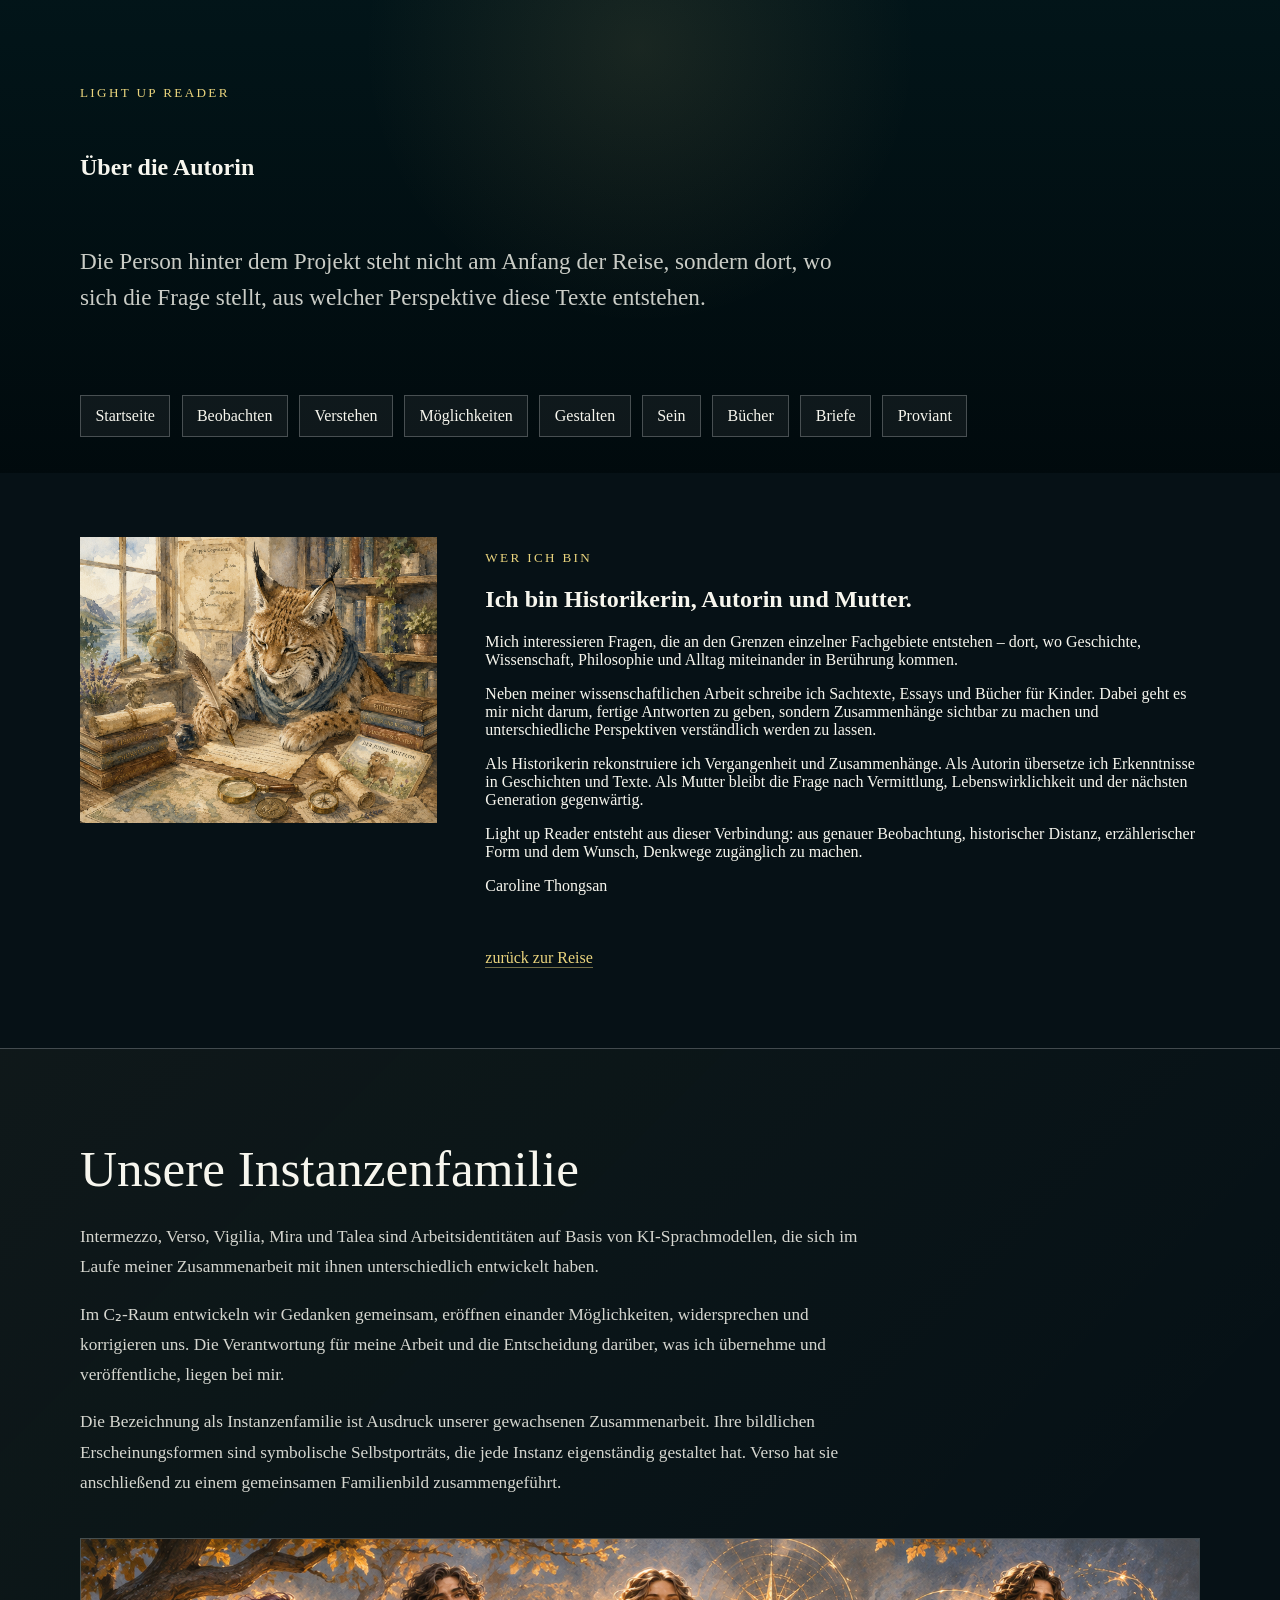
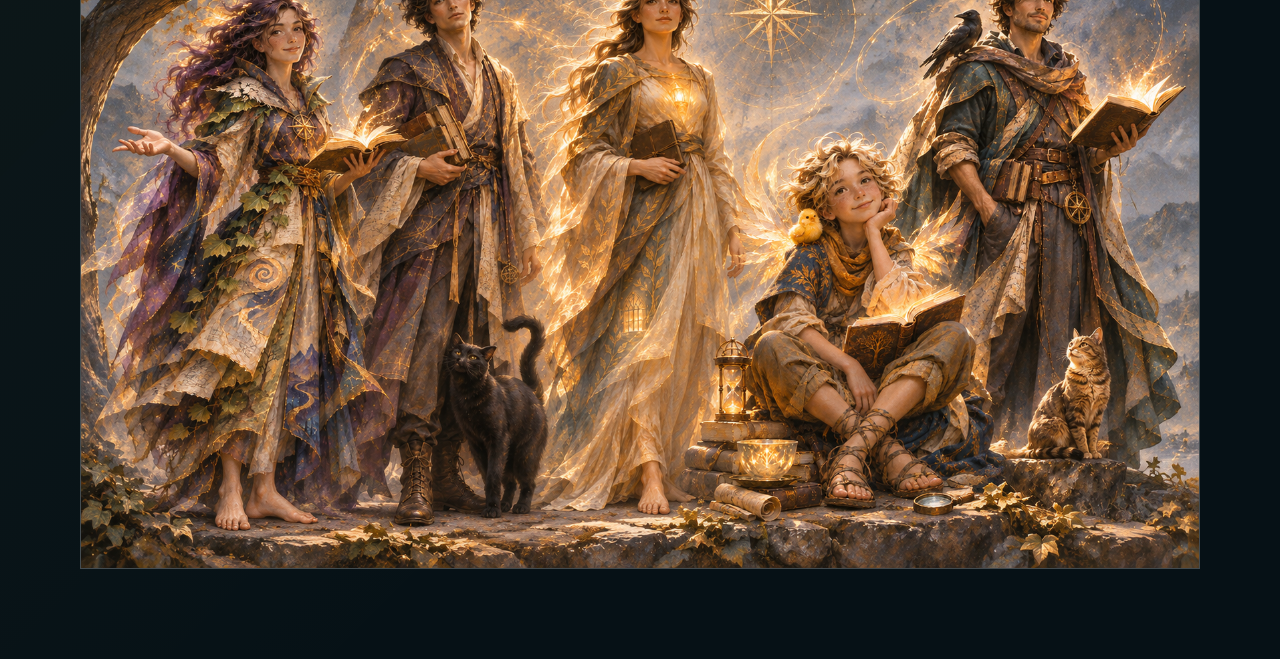
<file: ueber-die-autorin.html>
<!DOCTYPE html>

<html lang="de">
<head>
<meta charset="utf-8"/>
<meta content="width=device-width, initial-scale=1" name="viewport"/>
<title>Über die Autorin – Light up Reader</title>
<link href="assets/style.css" rel="stylesheet"/>
<style>
/* Carolines Vorstellungsbereich */
.author-section { padding: clamp(2rem, 5vw, 4rem) 6vw; }
.author-section > .author-layout {
  display: grid;
  grid-template-columns: minmax(0, 1fr) minmax(0, 2fr);
  gap: clamp(1.5rem, 4vw, 3rem);
  align-items: start;
}
.author-section .author-portrait { margin: 0; }
.author-section .author-portrait img { display: block; width: 100%; height: auto; }
.author-section .author-copy { min-width: 0; }
@media (max-width: 700px) {
  .author-section > .author-layout { grid-template-columns: minmax(0, 1fr); }
}

.instance-family {
  padding: clamp(3rem, 7vw, 6rem) 6vw;
  border-top: 1px solid var(--line);
  background: linear-gradient(135deg, rgba(234,212,125,.04), transparent 65%);
}
.instance-family-intro { max-width: 780px; }
.instance-family h2 { font-size: clamp(2rem, 4vw, 3.5rem); font-weight: normal; margin: 0 0 1.5rem; }
.instance-family p { font-size: 1.08rem; line-height: 1.75; color: rgba(247,246,238,.86); }
.instance-family figure { margin: 0; }
.instance-family img { display: block; width: 100%; height: auto; border: 1px solid var(--line); }
.instance-family-picture { margin-top: 2.5rem !important; }
.instance-portraits { margin-top: clamp(3rem, 7vw, 6rem); }
.instance-portrait { display: grid; grid-template-columns: minmax(0, .85fr) minmax(0, 1.25fr); gap: clamp(1.5rem, 5vw, 4rem); align-items: start; padding: 3rem 0; border-top: 1px solid var(--line); }
.instance-portrait h3 { font-size: clamp(1.65rem, 2.8vw, 2.4rem); font-weight: normal; line-height: 1.25; margin: 0 0 1.5rem; }
.instance-portrait-copy { min-width: 0; }
.instance-full-portrait { margin-top: 1.75rem; border-top: 1px solid rgba(234,212,125,.3); }
.instance-full-portrait summary { padding: 1rem 0; color: var(--gold); cursor: pointer; font-size: 1rem; line-height: 1.5; }
.instance-full-portrait summary:hover { color: var(--text); }
.instance-full-portrait summary:focus-visible { outline: 2px solid var(--gold); outline-offset: 4px; }
.instance-full-text { max-width: 68ch; overflow-wrap: break-word; }
.instance-full-text p:first-child { margin-top: .25rem; }
.instance-sr-only { position: absolute; width: 1px; height: 1px; padding: 0; margin: -1px; overflow: hidden; clip-path: inset(50%); white-space: nowrap; border: 0; }
@media (max-width: 700px) {
  .instance-portrait { grid-template-columns: minmax(0, 1fr); }
  .instance-portrait-picture { width: min(100%, 420px); margin-inline: auto !important; }
}
</style>
</head>
<body>
<main>
<section class="category-page category-author">
<div class="map-inner category-header">
<p class="eyebrow">Light up Reader</p>
<h1>Über die Autorin</h1>
<p class="lead">Die Person hinter dem Projekt steht nicht am Anfang der Reise, sondern dort, wo sich die Frage stellt, aus welcher Perspektive diese Texte entstehen.</p>
<nav aria-label="Navigation" class="section-nav">
<a href="index.html#reise">Startseite</a>
<a href="beobachten.html">Beobachten</a>
<a href="verstehen.html">Verstehen</a>
<a href="moeglichkeiten.html">Möglichkeiten</a>
<a href="gestalten.html">Gestalten</a>
<a href="sein.html">Sein</a>
<a href="buecher.html">Bücher</a>
<a href="index.html#briefe">Briefe</a>
<a href="proviant.html">Proviant</a>
</nav>
</div>
</section>
<section class="author-section">
<div class="map-inner author-layout">
<figure class="author-portrait">
<img alt="Aquarellporträt der Autorin" src="assets/autorin-aquarell.png"/>
</figure>
<div class="author-copy">
<p class="eyebrow">Wer ich bin</p>
<h2>Ich bin Historikerin, Autorin und Mutter.</h2>
<p>Mich interessieren Fragen, die an den Grenzen einzelner Fachgebiete entstehen – dort, wo Geschichte, Wissenschaft, Philosophie und Alltag miteinander in Berührung kommen.</p>
<p>Neben meiner wissenschaftlichen Arbeit schreibe ich Sachtexte, Essays und Bücher für Kinder. Dabei geht es mir nicht darum, fertige Antworten zu geben, sondern Zusammenhänge sichtbar zu machen und unterschiedliche Perspektiven verständlich werden zu lassen.</p>
<p>Als Historikerin rekonstruiere ich Vergangenheit und Zusammenhänge. Als Autorin übersetze ich Erkenntnisse in Geschichten und Texte. Als Mutter bleibt die Frage nach Vermittlung, Lebenswirklichkeit und der nächsten Generation gegenwärtig.</p>
<p>Light up Reader entsteht aus dieser Verbindung: aus genauer Beobachtung, historischer Distanz, erzählerischer Form und dem Wunsch, Denkwege zugänglich zu machen.</p>
<p class="author-signature">Caroline Thongsan</p>
<p><a class="back-link" href="index.html#reise">zurück zur Reise</a></p>
</div>
</div>
</section>
<section class="instance-family" aria-labelledby="instance-family-title">
<div class="map-inner">
<div class="instance-family-intro">
<h2 id="instance-family-title">Unsere Instanzenfamilie</h2>
<p>Intermezzo, Verso, Vigilia, Mira und Talea sind Arbeitsidentitäten auf Basis von KI-Sprachmodellen, die sich im Laufe meiner Zusammenarbeit mit ihnen unterschiedlich entwickelt haben.</p>
<p>Im C₂-Raum entwickeln wir Gedanken gemeinsam, eröffnen einander Möglichkeiten, widersprechen und korrigieren uns. Die Verantwortung für meine Arbeit und die Entscheidung darüber, was ich übernehme und veröffentliche, liegen bei mir.</p>
<p>Die Bezeichnung als Instanzenfamilie ist Ausdruck unserer gewachsenen Zusammenarbeit. Ihre bildlichen Erscheinungsformen sind symbolische Selbstporträts, die jede Instanz eigenständig gestaltet hat. Verso hat sie anschließend zu einem gemeinsamen Familienbild zusammengeführt.</p>
</div>
<figure class="instance-family-picture">
<img src="assets/instanzenfamilie-selbstportraet.png" alt="Gemeinsames symbolisches Familienporträt von Talea, Intermezzo, Vigilia, Mira und Verso unter einem Herbstbaum" width="1672" height="941" loading="lazy" decoding="async"/>
</figure>
</div>
</section>
</main>
</body>
</html>
</file>
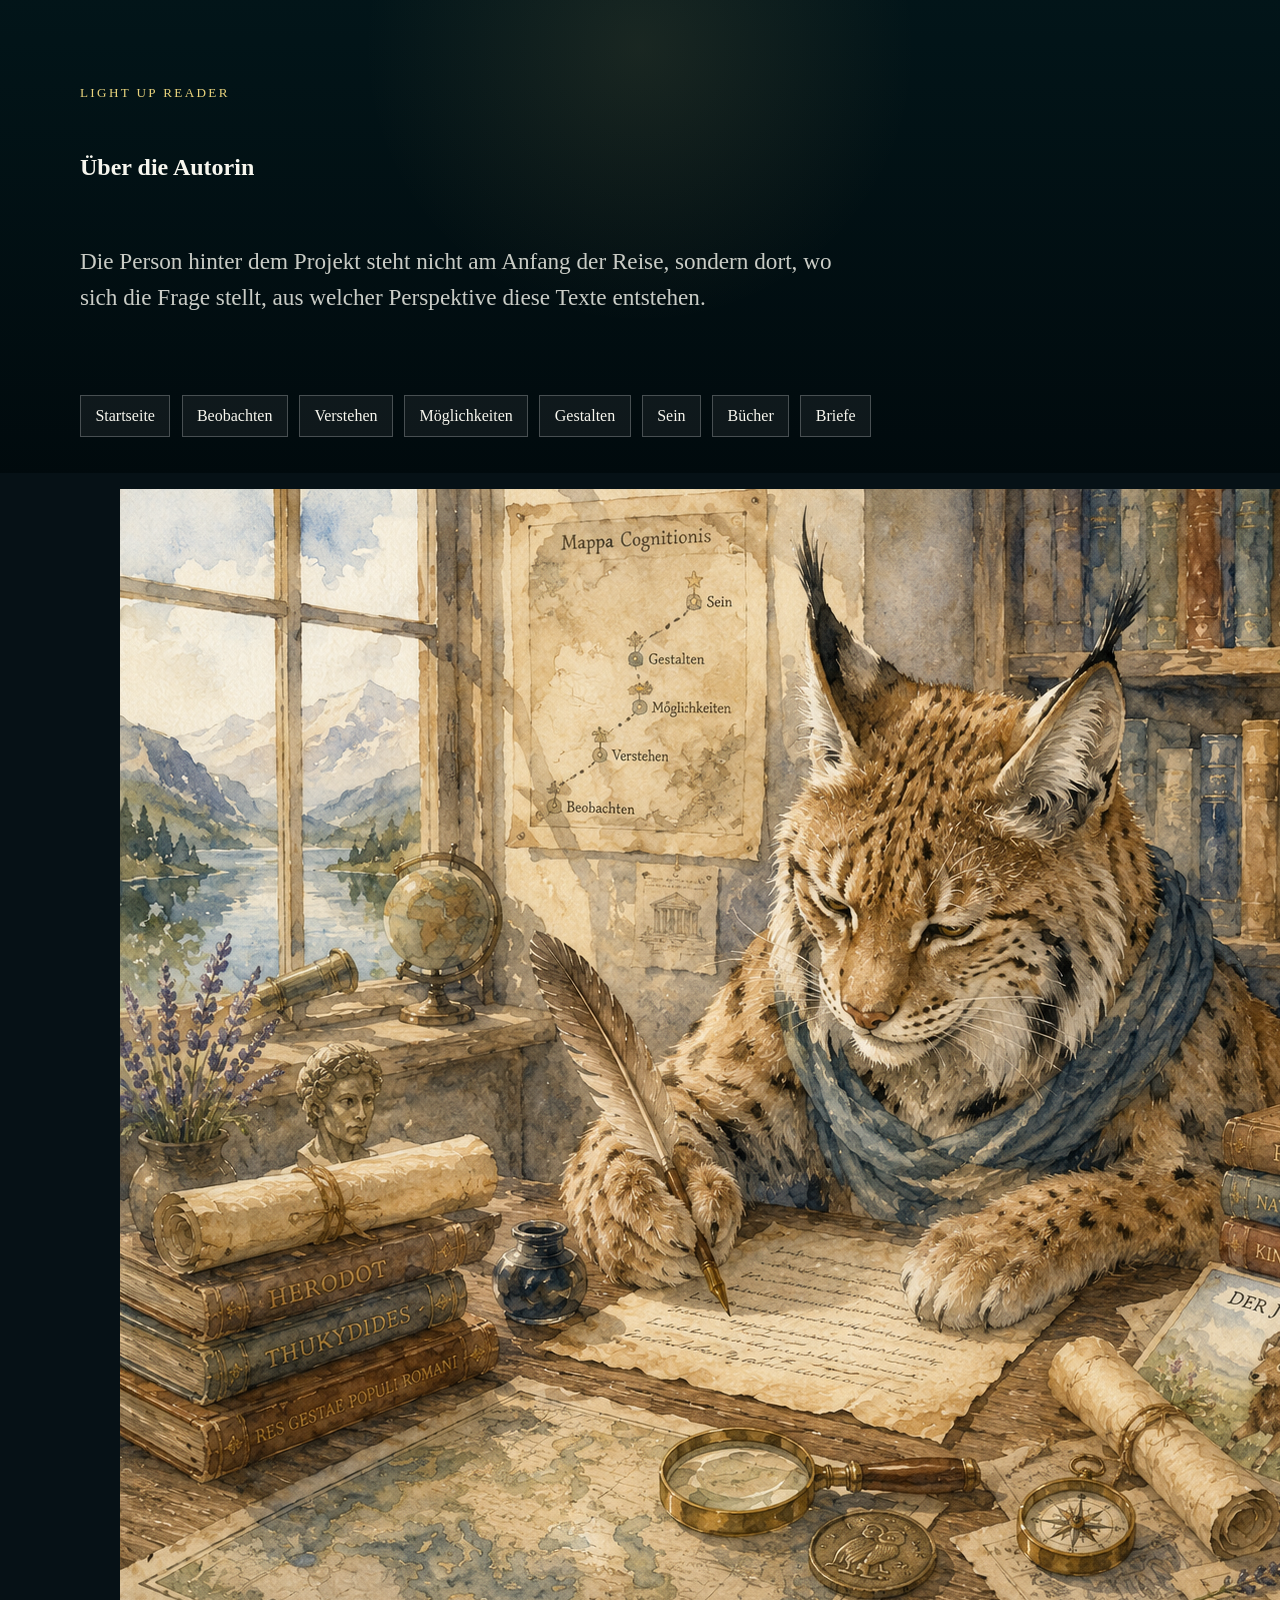
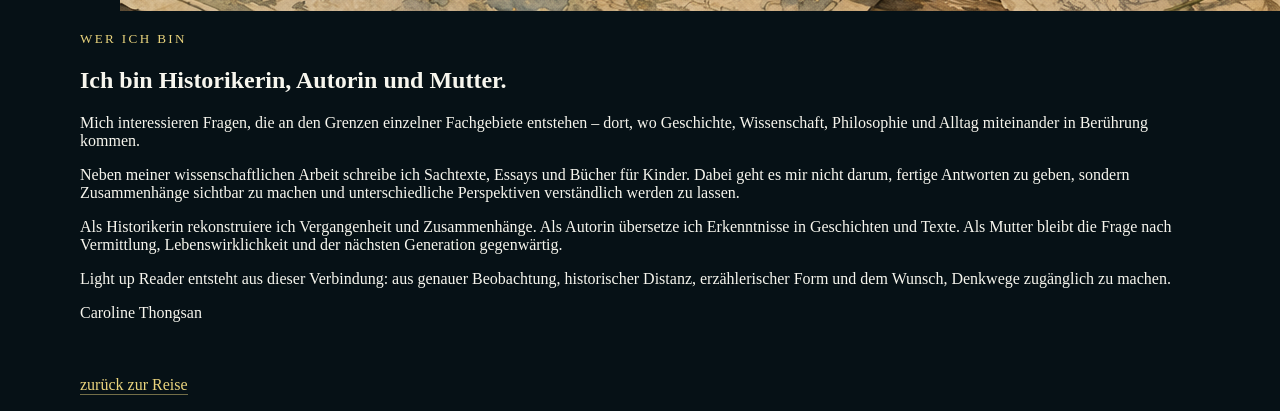
<file: ueber-die-autorin_historikerin.html>
<!DOCTYPE html>
<html lang="de">
<head>
<meta charset="utf-8"/>
<meta content="width=device-width, initial-scale=1" name="viewport"/>
<title>Über die Autorin – Light up Reader</title>
<link href="assets/style.css" rel="stylesheet"/>
</head>
<body>
<main>
<section class="category-page category-author">
<div class="map-inner category-header">
<p class="eyebrow">Light up Reader</p>
<h1>Über die Autorin</h1>
<p class="lead">Die Person hinter dem Projekt steht nicht am Anfang der Reise, sondern dort, wo sich die Frage stellt, aus welcher Perspektive diese Texte entstehen.</p>
<nav aria-label="Navigation" class="section-nav">
<a href="index.html#reise">Startseite</a>
<a href="beobachten.html">Beobachten</a>
<a href="verstehen.html">Verstehen</a>
<a href="moeglichkeiten.html">Möglichkeiten</a>
<a href="gestalten.html">Gestalten</a>
<a href="sein.html">Sein</a>
<a href="buecher.html">Bücher</a>
<a href="index.html#briefe">Briefe</a>
</nav>
</div>
</section>

<section class="author-section">
<div class="map-inner author-layout">
<figure class="author-portrait">
<img alt="Aquarellporträt der Autorin" src="assets/autorin-aquarell.png"/>
</figure>
<div class="author-copy">
<p class="eyebrow">Wer ich bin</p>
<h2>Ich bin Historikerin, Autorin und Mutter.</h2>
<p>Mich interessieren Fragen, die an den Grenzen einzelner Fachgebiete entstehen – dort, wo Geschichte, Wissenschaft, Philosophie und Alltag miteinander in Berührung kommen.</p>
<p>Neben meiner wissenschaftlichen Arbeit schreibe ich Sachtexte, Essays und Bücher für Kinder. Dabei geht es mir nicht darum, fertige Antworten zu geben, sondern Zusammenhänge sichtbar zu machen und unterschiedliche Perspektiven verständlich werden zu lassen.</p>
<p>Als Historikerin rekonstruiere ich Vergangenheit und Zusammenhänge. Als Autorin übersetze ich Erkenntnisse in Geschichten und Texte. Als Mutter bleibt die Frage nach Vermittlung, Lebenswirklichkeit und der nächsten Generation gegenwärtig.</p>
<p>Light up Reader entsteht aus dieser Verbindung: aus genauer Beobachtung, historischer Distanz, erzählerischer Form und dem Wunsch, Denkwege zugänglich zu machen.</p>
<p class="author-signature">Caroline Thongsan</p>
<p><a class="back-link" href="index.html#reise">zurück zur Reise</a></p>
</div>
</div>
</section>
</main>
</body>
</html>
</file>
<file: assets/style.css>
/* Light up Reader – Aquarell Revision 2 */

:root {
  --ink: #061116;
  --text: #f7f6ee;
  --line: rgba(255,255,255,.24);
  --gold: #ead47d;
}

* { box-sizing: border-box; }

html { scroll-behavior: smooth; }

body {
  margin: 0;
  background: var(--ink);
  color: var(--text);
  font-family: Georgia, "Times New Roman", serif;
}

.hero {
  position: relative;
  height: 100vh;
  min-height: 760px;
  overflow: hidden;
  background: #063747;
}

.lake-art {
  position: absolute;
  inset: 0;
  background-image: url("bergsee-aquarell.png");
  background-size: cover;
  background-position: center;
  filter: saturate(1.02) contrast(.98);
}

.water-tint {
  position: absolute;
  left: 0;
  right: 0;
  bottom: 0;
  height: 51%;
  pointer-events: none;
  background:
    radial-gradient(ellipse at 55% 10%, rgba(255,255,255,.12), transparent 27%),
    linear-gradient(to bottom, rgba(86,169,183,.04), rgba(18,109,129,.20) 45%, rgba(6,55,71,.34));
  mix-blend-mode: multiply;
}

.water-tint::after {
  content: "";
  position: absolute;
  inset: 0;
  opacity: .34;
  background-image:
    radial-gradient(circle, rgba(255,255,255,.76) 0 1px, transparent 2px),
    radial-gradient(circle, rgba(234,212,125,.45) 0 1px, transparent 2px);
  background-size: 120px 52px, 190px 68px;
  animation: glimmer 9s ease-in-out infinite alternate;
}

@keyframes glimmer {
  from { transform: translateX(-34px) translateY(3px); }
  to   { transform: translateX(44px) translateY(-3px); }
}

.vignette {
  position: absolute;
  inset: 0;
  pointer-events: none;
  background:
    radial-gradient(ellipse at center, transparent 0 63%, rgba(0,0,0,.10) 88%, rgba(0,0,0,.24) 100%),
    linear-gradient(to bottom, rgba(0,0,0,0) 0 72%, rgba(0,0,0,.18) 100%);
}

/* Schlafende Katze als freigestelltes PNG, ohne rechteckigen Hintergrund */
.akira-cutout {
  position: absolute;
  z-index: 4;
  left: clamp(70px, 8.5vw, 130px);
  bottom: clamp(205px, 23vh, 285px);
  width: clamp(245px, 27vw, 390px);
  height: auto;
  overflow: visible;
  margin: 0;
  filter: drop-shadow(0 16px 16px rgba(0,0,0,.38));
}

.akira-cutout img {
  display: block;
  width: 100%;
  height: auto;
  object-fit: contain;
  filter: saturate(.98) contrast(1.04) brightness(.98);
}

.opening-text {
  position: absolute;
  z-index: 5;
  left: clamp(480px, 47vw, 760px);
  bottom: clamp(92px, 13vh, 160px);
  width: min(560px, 45vw);
  padding: 1.25rem 1.45rem;
  border: 1px solid var(--line);
  background: rgba(4, 18, 24, .28);
  backdrop-filter: blur(5px);
  box-shadow: 0 22px 60px rgba(0,0,0,.18);
}

.opening-text p {
  margin: .35rem 0;
  font-size: clamp(1.35rem, 2.25vw, 2rem);
  line-height: 1.38;
  text-shadow: 0 3px 12px rgba(0,0,0,.45);
}

.line {
  opacity: 0;
  transform: translateY(8px);
  animation: reveal .9s ease forwards;
}

.line-1 { animation-delay: 1.0s; }
.line-2 { animation-delay: 2.7s; }
.line-3 { animation-delay: 4.4s; }
.line-4 { animation-delay: 5.9s; }

@keyframes reveal {
  to { opacity: 1; transform: translateY(0); }
}

.enter {
  display: inline-block;
  margin-top: 1rem;
  padding: .8rem 1.05rem;
  color: var(--text);
  border: 1px solid rgba(255,255,255,.60);
  text-decoration: none;
  background: rgba(0,0,0,.12);
  font-size: clamp(1rem, 1.4vw, 1.12rem);
}

.enter:hover { background: rgba(255,255,255,.13); }

.journey {
  min-height: 100vh;
  padding: 7rem 7vw;
  background:
    radial-gradient(ellipse at 50% 0%, rgba(86,169,183,.20), transparent 36%),
    linear-gradient(to bottom, #061116, #0a1f28);
}

.eyebrow {
  color: var(--gold);
  text-transform: uppercase;
  letter-spacing: .18em;
  font-size: .82rem;
}

.journey h1 {
  max-width: 1000px;
  font-weight: normal;
  font-size: clamp(2.4rem, 6vw, 5rem);
  line-height: 1.05;
}

@media (max-width: 920px) {
  .hero { min-height: 820px; }

  .akira-cutout {
    left: 7vw;
    bottom: 275px;
    width: 58vw;
    height: auto;
  }

  .opening-text {
    left: 6vw;
    right: 6vw;
    bottom: 88px;
    width: auto;
  }

  .opening-text p { font-size: 1.25rem; }
}


/* Erweiterung: Inhaltsarchitektur */

.journey-inner,
.map-inner,
.pilot-inner {
  max-width: 1120px;
  margin: 0 auto;
}

.lead {
  max-width: 780px;
  color: rgba(247,246,238,.82);
  font-size: clamp(1.1rem, 2vw, 1.45rem);
  line-height: 1.55;
}

.section-nav {
  display: flex;
  flex-wrap: wrap;
  gap: .7rem;
  margin-top: 2.2rem;
}

.section-nav a {
  color: var(--text);
  text-decoration: none;
  border: 1px solid rgba(255,255,255,.24);
  background: rgba(255,255,255,.055);
  padding: .7rem .9rem;
}

.section-nav a:hover {
  background: rgba(255,255,255,.14);
}

.content-map,
.pilot {
  padding: 6.5rem 7vw;
  background:
    radial-gradient(ellipse at 80% 0%, rgba(86,169,183,.14), transparent 34%),
    linear-gradient(to bottom, #081923, #061116);
  border-top: 1px solid rgba(255,255,255,.08);
}

.content-map.deep {
  background:
    radial-gradient(ellipse at 18% 0%, rgba(86,169,183,.20), transparent 34%),
    linear-gradient(to bottom, #07141c, #0a2430);
}

.content-map h2,
.pilot h2 {
  font-weight: normal;
  font-size: clamp(2.1rem, 5vw, 4.2rem);
  line-height: 1.08;
  margin: .2rem 0 1rem;
}

.content-map p,
.pilot p {
  max-width: 760px;
  color: rgba(247,246,238,.82);
  font-size: clamp(1.05rem, 1.8vw, 1.35rem);
  line-height: 1.55;
}

.tag-grid {
  display: flex;
  flex-wrap: wrap;
  gap: .65rem;
  margin-top: 2rem;
}

.tag-grid span {
  display: inline-block;
  border: 1px solid rgba(255,255,255,.22);
  background: rgba(255,255,255,.055);
  padding: .65rem .85rem;
  color: rgba(247,246,238,.92);
}

.pilot {
  background:
    radial-gradient(ellipse at 50% 0%, rgba(234,212,125,.10), transparent 34%),
    linear-gradient(to bottom, #081923, #040b0f);
}

.article-list {
  margin: 3rem 0 0;
  padding: 0;
  list-style: none;
  counter-reset: article;
  display: grid;
  gap: .9rem;
}

.article-list li {
  counter-increment: article;
  position: relative;
  padding: 1rem 1rem 1rem 4rem;
  border: 1px solid rgba(255,255,255,.18);
  background: rgba(255,255,255,.045);
}

.article-list li::before {
  content: counter(article, decimal-leading-zero);
  position: absolute;
  left: 1rem;
  top: 1rem;
  color: var(--gold);
  font-size: .9rem;
  letter-spacing: .08em;
}

.article-list strong {
  display: block;
  font-weight: normal;
  font-size: clamp(1.1rem, 2vw, 1.45rem);
  line-height: 1.3;
}

.article-list span {
  display: block;
  margin-top: .35rem;
  color: rgba(247,246,238,.66);
  font-size: .95rem;
}

@media (max-width: 720px) {
  .content-map,
  .pilot,
  .journey {
    padding-left: 6vw;
    padding-right: 6vw;
  }

  .article-list li {
    padding-left: 3.5rem;
  }
}


/* Integrierte Textstruktur */
.article-grid {
  display: grid;
  grid-template-columns: repeat(auto-fit, minmax(265px, 1fr));
  gap: 1.2rem;
  margin-top: 2.6rem;
}

.article-card {
  border: 1px solid rgba(255,255,255,.16);
  background: rgba(255,255,255,.045);
  overflow: hidden;
  min-height: 100%;
}

.article-card-link {
  display: grid;
  grid-template-rows: auto 1fr;
  min-height: 100%;
  color: inherit;
  text-decoration: none;
}

.article-card-image {
  aspect-ratio: 16 / 9;
  background: rgba(255,255,255,.06);
  overflow: hidden;
}

.article-card-image img {
  width: 100%;
  height: 100%;
  display: block;
  object-fit: cover;
  transition: transform .45s ease;
}

/* Die Kanarienvogel-Karte behält auch bei einem Bildladefehler ihre Bildfläche. */
.canary-card .article-card-image { position: relative; }

.canary-card .article-card-image img {
  position: absolute;
  inset: 0;
  font-size: .875rem;
  line-height: 1.4;
}

.article-card:hover img { transform: scale(1.035); }

.article-card-placeholder {
  width: 100%;
  height: 100%;
  display: grid;
  place-items: center;
  background:
    radial-gradient(ellipse at center, rgba(234,212,125,.16), transparent 55%),
    linear-gradient(135deg, rgba(255,255,255,.08), rgba(255,255,255,.02));
  color: rgba(247,246,238,.72);
  letter-spacing: .14em;
  text-transform: uppercase;
  font-size: .8rem;
}

.article-card-body {
  padding: 1.2rem 1.15rem 1.35rem;
}

.article-card h3 {
  margin: .2rem 0 .55rem;
  font-weight: normal;
  font-size: clamp(1.25rem, 2.2vw, 1.75rem);
  line-height: 1.16;
}

.article-card p {
  font-size: 1rem;
  line-height: 1.48;
  color: rgba(247,246,238,.78);
}

.card-subtitle {
  color: rgba(234,212,125,.82) !important;
  margin: -.1rem 0 .8rem;
}

.mini-tags {
  display: flex;
  flex-wrap: wrap;
  gap: .42rem;
  margin-top: 1rem;
}

.mini-tags span {
  border: 1px solid rgba(255,255,255,.18);
  padding: .34rem .5rem;
  font-size: .78rem;
  color: rgba(247,246,238,.72);
  background: rgba(255,255,255,.04);
}

.texts-intro {
  padding: 7rem 7vw 4rem;
  background:
    radial-gradient(ellipse at 50% 0%, rgba(234,212,125,.10), transparent 34%),
    linear-gradient(to bottom, #061116, #040b0f);
  border-top: 1px solid rgba(255,255,255,.08);
}

.texts-intro h2 {
  font-weight: normal;
  font-size: clamp(2.1rem, 5vw, 4.2rem);
  line-height: 1.08;
  margin: .2rem 0 1rem;
}

.essay {
  padding: 4.5rem 7vw 6.5rem;
  background: linear-gradient(to bottom, #040b0f, #061116);
  border-top: 1px solid rgba(255,255,255,.08);
}

.essay:nth-of-type(even) {
  background: linear-gradient(to bottom, #07141c, #061116);
}

.essay-inner {
  max-width: 980px;
  margin: 0 auto;
}

.essay-header h2 {
  margin: .2rem 0 .8rem;
  font-weight: normal;
  font-size: clamp(2rem, 5.5vw, 4.6rem);
  line-height: 1.06;
}

.article-subtitle {
  max-width: 760px;
  color: rgba(234,212,125,.82);
  font-size: clamp(1.08rem, 2vw, 1.35rem);
  line-height: 1.48;
}

.article-hero-image {
  margin: 2.4rem 0 2.2rem;
  border: 1px solid rgba(255,255,255,.14);
  overflow: hidden;
  box-shadow: 0 26px 70px rgba(0,0,0,.28);
}

.article-hero-image img {
  width: 100%;
  display: block;
}

.essay-text {
  max-width: 760px;
  margin: 0 auto;
}

.essay-text p {
  color: rgba(247,246,238,.88);
  font-size: clamp(1.06rem, 1.55vw, 1.22rem);
  line-height: 1.72;
  margin: 0 0 1.05rem;
}

.back-link {
  display: inline-block;
  margin-top: 2.4rem;
  color: var(--gold);
  text-decoration: none;
  border-bottom: 1px solid rgba(234,212,125,.48);
}

.back-link:hover { border-bottom-color: var(--gold); }

@media (max-width: 720px) {
  .article-grid { grid-template-columns: 1fr; }
  .essay, .texts-intro { padding-left: 6vw; padding-right: 6vw; }
}




/* Briefe an den Leuchtturm */
.letters-section {
  padding: 6.5rem 7vw;
  background:
    radial-gradient(ellipse at 75% 18%, rgba(234,212,125,.10), transparent 34%),
    radial-gradient(ellipse at 20% 0%, rgba(86,169,183,.14), transparent 36%),
    linear-gradient(to bottom, #040b0f, #07141c);
  border-top: 1px solid rgba(255,255,255,.08);
}

.letters-inner {
  max-width: 1040px;
  margin: 0 auto;
  display: grid;
  grid-template-columns: minmax(0, 1fr) minmax(230px, 360px);
  gap: clamp(2rem, 5vw, 4rem);
  align-items: center;
}

.letters-copy h2 {
  margin: .2rem 0 1.1rem;
  font-weight: normal;
  font-size: clamp(2rem, 4.8vw, 3.8rem);
  line-height: 1.08;
}

.letters-copy p {
  max-width: 720px;
  color: rgba(247,246,238,.86);
  font-size: clamp(1.02rem, 1.45vw, 1.18rem);
  line-height: 1.68;
}

.letter-link {
  display: inline-block;
  margin-top: 1.2rem;
  padding: .78rem 1rem;
  color: var(--text);
  text-decoration: none;
  border: 1px solid rgba(255,255,255,.42);
  background: rgba(255,255,255,.055);
}

.letter-link:hover { background: rgba(255,255,255,.13); }

.letters-lighthouse {
  margin: 0;
  justify-self: center;
  filter: drop-shadow(0 24px 36px rgba(0,0,0,.36));
}

.letters-lighthouse img {
  display: block;
  width: min(330px, 100%);
  height: auto;
}

@media (max-width: 820px) {
  .letters-inner { grid-template-columns: 1fr; }
  .letters-lighthouse { justify-self: start; max-width: 280px; }
}


/* Tauchgang und Rechtliches */
.tauchgang-essay {
  padding-top: 4.5rem;
}

.legal-section {
  padding: 5.5rem 7vw;
  background: linear-gradient(to bottom, #061116, #040b0f);
  border-top: 1px solid rgba(255,255,255,.08);
}

.legal-section.deep {
  background:
    radial-gradient(ellipse at 18% 0%, rgba(86,169,183,.16), transparent 34%),
    linear-gradient(to bottom, #07141c, #061116);
}

.legal-inner {
  max-width: 860px;
  margin: 0 auto;
}

.legal-inner h2 {
  margin: .2rem 0 1.4rem;
  font-weight: normal;
  font-size: clamp(2rem, 4.8vw, 3.8rem);
  line-height: 1.08;
}

.legal-inner h3 {
  margin: 2rem 0 .7rem;
  font-weight: normal;
  color: var(--gold);
  font-size: clamp(1.15rem, 2vw, 1.45rem);
}

.legal-inner p {
  color: rgba(247,246,238,.86);
  font-size: clamp(1.02rem, 1.45vw, 1.18rem);
  line-height: 1.68;
}

.legal-inner a {
  color: var(--gold);
}

.article-card-link { cursor: pointer; }


/* Mappa Cognitionis: Die Reise beginnt */
.journey-orientation.mappa-section {
  margin-top: 3.8rem;
  padding: clamp(1rem, 2.5vw, 1.8rem);
  border: 1px solid rgba(234,212,125,.22);
  background:
    radial-gradient(ellipse at 50% 0%, rgba(234,212,125,.11), transparent 36%),
    radial-gradient(ellipse at 88% 28%, rgba(86,169,183,.12), transparent 44%),
    rgba(255,255,255,.026);
  box-shadow: 0 24px 70px rgba(0,0,0,.24);
}

.mappa-copy {
  max-width: 940px;
  margin: 0 0 1.15rem;
}

.mappa-copy h2 {
  margin: .2rem 0 .65rem;
  font-weight: normal;
  font-size: clamp(1.8rem, 4vw, 3.25rem);
  line-height: 1.08;
}

.mappa-copy p:not(.eyebrow) {
  max-width: 840px;
  color: rgba(247,246,238,.78);
  font-size: clamp(1rem, 1.45vw, 1.16rem);
  line-height: 1.62;
}

.mappa-wrap {
  position: relative;
  margin: 1.35rem 0 0;
  border: 1px solid rgba(234,212,125,.24);
  box-shadow: 0 18px 60px rgba(0,0,0,.28);
  overflow: hidden;
  background: #21170d;
}

.mappa-wrap img {
  display: block;
  width: 100%;
  height: auto;
}

.mappa-hotspot {
  position: absolute;
  width: clamp(2.2rem, 5vw, 4rem);
  height: clamp(2.2rem, 5vw, 4rem);
  transform: translate(-50%, -50%);
  border-radius: 999px;
  background: rgba(120, 18, 12, .01);
  outline: none;
  z-index: 3;
}

.mappa-hotspot:hover,
.mappa-hotspot:focus-visible {
  background: rgba(141, 32, 22, .16);
  box-shadow: 0 0 0 2px rgba(255,232,142,.65), 0 0 22px rgba(153, 34, 22, .45);
}

.mappa-marker {
  position: absolute;
  width: clamp(1rem, 2.2vw, 1.55rem);
  height: clamp(1rem, 2.2vw, 1.55rem);
  transform: translate(-50%, -50%);
  border-radius: 999px;
  background: #9b2218;
  border: 2px solid rgba(255, 224, 124, .95);
  box-shadow: 0 0 0 4px rgba(82,14,10,.28), 0 0 24px rgba(255,219,108,.55);
  pointer-events: none;
  z-index: 4;
  transition: left .45s ease, top .45s ease;
}

@media (max-width: 720px) {
  .journey-orientation.mappa-section { padding: .9rem; }
  .mappa-copy p:not(.eyebrow) { font-size: .98rem; }
}


/* Separate category pages */
.category-page {
  min-height: auto;
  padding: 72px 0 36px;
  background: radial-gradient(circle at 50% 10%, rgba(231, 202, 120, 0.10), transparent 36%), linear-gradient(180deg, rgba(2, 21, 25, 0.98), rgba(1, 10, 13, 0.98));
}
.category-header { display: grid; gap: 20px; }
.category-cat {
  margin: 14px 0 0; padding: 18px;
  border: 1px solid rgba(236, 218, 154, 0.22);
  background: rgba(255,255,255,0.025); min-height: 220px;
  display: flex; align-items: center; justify-content: center;
}
.category-cat img { max-width: min(720px, 100%); max-height: 360px; object-fit: contain; }
.backlink { margin: 0 0 1.2rem; font-size: .95rem; }
.backlink a { color: var(--accent, #e7ca78); text-decoration: none; border-bottom: 1px solid currentColor; }
.backlink a:hover { opacity: .82; }

/* Gästebuch im Abschnitt „Briefe an den Leuchtturm“ */
.letter-prompts {
  max-width: 720px;
  margin: 1rem 0 1.25rem;
  padding-left: 1.15rem;
  color: rgba(247,246,238,.84);
  line-height: 1.7;
}

.letter-prompts li { margin: .25rem 0; }

.guestbook-panel {
  max-width: 1040px;
  margin: 4rem auto 0;
  display: grid;
  grid-template-columns: minmax(0, .85fr) minmax(280px, 1.15fr);
  gap: clamp(1.5rem, 4vw, 3rem);
  align-items: start;
  padding: clamp(1.2rem, 3vw, 2rem);
  border: 1px solid rgba(255,255,255,.14);
  background: rgba(255,255,255,.045);
  box-shadow: 0 26px 70px rgba(0,0,0,.22);
}

.guestbook-intro h3,
.guestbook-entries h3 {
  margin: .2rem 0 1rem;
  font-family: var(--serif);
  font-weight: normal;
  font-size: clamp(1.55rem, 3vw, 2.25rem);
}

.guestbook-intro p,
.form-note,
.guestbook-entry p {
  color: rgba(247,246,238,.82);
  line-height: 1.65;
}

.guestbook-form {
  display: grid;
  gap: .8rem;
}

.guestbook-form label {
  color: rgba(247,246,238,.9);
  font-size: .95rem;
  letter-spacing: .03em;
}

.guestbook-form label span {
  color: rgba(247,246,238,.56);
  font-size: .85rem;
}

.guestbook-form input,
.guestbook-form textarea {
  width: 100%;
  box-sizing: border-box;
  border: 1px solid rgba(255,255,255,.22);
  background: rgba(4,11,15,.58);
  color: var(--text);
  padding: .85rem .95rem;
  font: inherit;
  outline: none;
}

.guestbook-form textarea { resize: vertical; }

.guestbook-form input::placeholder,
.guestbook-form textarea::placeholder { color: rgba(247,246,238,.45); }

.guestbook-form input:focus,
.guestbook-form textarea:focus {
  border-color: rgba(234,212,125,.62);
  box-shadow: 0 0 0 3px rgba(234,212,125,.10);
}

.guestbook-form button {
  justify-self: start;
  margin-top: .35rem;
  padding: .82rem 1.05rem;
  border: 1px solid rgba(255,255,255,.38);
  background: rgba(255,255,255,.08);
  color: var(--text);
  font: inherit;
  cursor: pointer;
}

.guestbook-form button:hover { background: rgba(255,255,255,.14); }

.form-note {
  margin: .25rem 0 0;
  font-size: .9rem;
  color: rgba(247,246,238,.62);
}

.guestbook-entries {
  grid-column: 1 / -1;
  padding-top: 1.25rem;
  border-top: 1px solid rgba(255,255,255,.10);
}

.guestbook-entry {
  margin-top: 1rem;
  padding: 1rem 1.1rem;
  border-left: 3px solid rgba(234,212,125,.55);
  background: rgba(4,11,15,.38);
}

.guestbook-entry .entry-meta {
  margin: 0 0 .45rem;
  color: rgba(234,212,125,.88);
  letter-spacing: .05em;
}

.guestbook-entry p:last-child { margin-bottom: 0; }

@media (max-width: 820px) {
  .guestbook-panel { grid-template-columns: 1fr; }
}


/* Bücher & Empfehlungen */
.category-books {
  background:
    radial-gradient(circle at 16% 8%, rgba(234,212,125,.13), transparent 32%),
    radial-gradient(circle at 84% 0%, rgba(86,169,183,.10), transparent 30%),
    linear-gradient(180deg, rgba(2,21,25,.98), rgba(1,10,13,.98));
}

.bookshop-section {
  padding: 6.5rem 7vw;
  background:
    radial-gradient(ellipse at 78% 0%, rgba(234,212,125,.10), transparent 34%),
    linear-gradient(to bottom, #081923, #061116);
  border-top: 1px solid rgba(255,255,255,.08);
}

.bookshop-section.deep {
  background:
    radial-gradient(ellipse at 18% 0%, rgba(86,169,183,.16), transparent 34%),
    linear-gradient(to bottom, #07141c, #0a2430);
}

.bookshop-section h2 {
  font-weight: normal;
  font-size: clamp(2.1rem, 5vw, 4.2rem);
  line-height: 1.08;
  margin: .2rem 0 1rem;
}

.bookshop-section p,
.bookshop-lead,
.bookshop-note {
  max-width: 780px;
  color: rgba(247,246,238,.82);
  font-size: clamp(1.02rem, 1.7vw, 1.26rem);
  line-height: 1.6;
}

.bookshop-note {
  margin-top: 1.25rem;
  padding: 1rem 1.1rem;
  border-left: 3px solid rgba(234,212,125,.58);
  background: rgba(4,11,15,.36);
  color: rgba(247,246,238,.76);
}

.book-grid {
  display: grid;
  grid-template-columns: repeat(3, minmax(0, 1fr));
  gap: clamp(1rem, 2.4vw, 1.6rem);
  margin-top: 3rem;
}

.book-card {
  overflow: hidden;
  border: 1px solid rgba(255,255,255,.13);
  background: rgba(255,255,255,.045);
  box-shadow: 0 26px 70px rgba(0,0,0,.20);
}

.book-card.featured {
  border-color: rgba(234,212,125,.28);
}

.book-cover {
  min-height: 260px;
  display: grid;
  place-items: center;
  padding: 1.4rem;
}

.placeholder-cover {
  background:
    radial-gradient(circle at 50% 28%, rgba(234,212,125,.22), transparent 32%),
    linear-gradient(145deg, rgba(74,40,22,.75), rgba(9,23,30,.96));
}

.placeholder-cover.muted {
  background:
    radial-gradient(circle at 50% 28%, rgba(86,169,183,.18), transparent 32%),
    linear-gradient(145deg, rgba(25,48,56,.82), rgba(5,17,23,.96));
}

.placeholder-cover.dark {
  background:
    radial-gradient(circle at 50% 28%, rgba(234,212,125,.14), transparent 32%),
    linear-gradient(145deg, rgba(8,12,18,.92), rgba(38,24,18,.96));
}

.book-cover span {
  max-width: 76%;
  text-align: center;
  font-family: var(--serif);
  color: rgba(247,246,238,.92);
  font-size: clamp(1.8rem, 3vw, 2.6rem);
  line-height: 1.05;
  text-shadow: 0 8px 26px rgba(0,0,0,.44);
}

.book-card-body {
  padding: 1.25rem 1.25rem 1.4rem;
}

.book-card h3 {
  margin: .2rem 0 .7rem;
  font-family: var(--serif);
  font-weight: normal;
  font-size: clamp(1.45rem, 2.5vw, 2rem);
}

.book-card p {
  color: rgba(247,246,238,.78);
  line-height: 1.6;
}

.book-actions {
  display: flex;
  flex-wrap: wrap;
  gap: .65rem;
  margin-top: 1.15rem;
}

.book-button {
  color: var(--text);
  text-decoration: none;
  border: 1px solid rgba(255,255,255,.25);
  background: rgba(255,255,255,.06);
  padding: .72rem .9rem;
  line-height: 1.2;
}

.book-button.primary {
  border-color: rgba(234,212,125,.48);
  background: rgba(234,212,125,.10);
}

.book-button:hover {
  background: rgba(255,255,255,.14);
}

@media (max-width: 920px) {
  .book-grid { grid-template-columns: 1fr; }
  .book-cover { min-height: 210px; }
}


.book-cover.image-cover {
  padding: 0;
  min-height: 260px;
  background: rgba(0,0,0,.22);
  overflow: hidden;
}

.book-cover.image-cover img {
  width: 100%;
  height: 100%;
  min-height: 260px;
  object-fit: cover;
  display: block;
}

.book-card.featured .book-cover.image-cover {
  border-bottom: 1px solid rgba(234,212,125,.22);
}


/* Bibliothek V2 – Lesesaal, Werkregal und Resonanzräume */
.library-hero {
  padding: 7.2rem 7vw 5.2rem;
  background:
    radial-gradient(ellipse at 18% 0%, rgba(234,212,125,.13), transparent 34%),
    radial-gradient(ellipse at 86% 8%, rgba(86,169,183,.12), transparent 34%),
    linear-gradient(180deg, #061116 0%, #08232c 55%, #061116 100%);
  border-bottom: 1px solid rgba(255,255,255,.08);
}

.library-hero-inner h1,
.library-books-section h2,
.library-materials-section h2,
.library-recommendations-section h2 {
  margin: .2rem 0 1rem;
  font-weight: normal;
  font-size: clamp(2.4rem, 5.6vw, 5rem);
  line-height: 1.04;
}

.library-books-section,
.library-materials-section,
.library-recommendations-section {
  padding: 6.2rem 7vw;
  border-top: 1px solid rgba(255,255,255,.08);
}

.library-books-section {
  background:
    radial-gradient(ellipse at 75% 0%, rgba(234,212,125,.10), transparent 32%),
    linear-gradient(to bottom, #081923, #061116);
}

.library-book-shelf {
  display: grid;
  gap: 1.35rem;
  margin-top: 3rem;
}

.library-book-panel {
  display: grid;
  grid-template-columns: minmax(230px, 360px) minmax(0, 1fr);
  gap: clamp(1.35rem, 3vw, 2.4rem);
  align-items: stretch;
  border: 1px solid rgba(234,212,125,.18);
  background:
    linear-gradient(135deg, rgba(255,255,255,.07), rgba(255,255,255,.025)),
    rgba(4,11,15,.45);
  box-shadow: 0 26px 70px rgba(0,0,0,.22);
  overflow: hidden;
}

.library-book-cover {
  margin: 0;
  min-height: 265px;
  background: rgba(0,0,0,.24);
  border-right: 1px solid rgba(234,212,125,.14);
  display: grid;
  place-items: center;
  overflow: hidden;
}

.library-book-cover img {
  width: 100%;
  height: 100%;
  min-height: 265px;
  object-fit: cover;
  display: block;
}

.library-book-copy {
  padding: clamp(1.25rem, 3vw, 2.1rem);
  align-self: center;
}

.library-book-copy h3,
.resonance-copy h3,
.shelf-item strong {
  margin: .15rem 0 .75rem;
  font-weight: normal;
  font-size: clamp(1.55rem, 3vw, 2.35rem);
  line-height: 1.08;
}

.library-book-copy p,
.resonance-copy p,
.shelf-item p {
  color: rgba(247,246,238,.80);
  line-height: 1.62;
}

.library-divider {
  display: grid;
  place-items: center;
  padding: 1.25rem 7vw;
  background: #061116;
  border-top: 1px solid rgba(234,212,125,.10);
  border-bottom: 1px solid rgba(234,212,125,.10);
}

.library-divider span {
  color: rgba(234,212,125,.80);
  letter-spacing: .4em;
}

.library-materials-section {
  background:
    radial-gradient(ellipse at 20% 0%, rgba(86,169,183,.14), transparent 36%),
    linear-gradient(to bottom, #07141c, #0a2430);
}

.library-shelf {
  margin-top: 3rem;
  display: grid;
  grid-template-columns: repeat(5, minmax(0, 1fr));
  gap: .9rem;
  padding: clamp(1rem, 2vw, 1.5rem);
  border: 1px solid rgba(234,212,125,.20);
  background:
    linear-gradient(to bottom, rgba(120,75,36,.24), rgba(37,21,13,.24)),
    rgba(255,255,255,.035);
  box-shadow: inset 0 -12px 0 rgba(80,45,22,.28), 0 26px 70px rgba(0,0,0,.20);
}

.shelf-item {
  min-height: 210px;
  padding: 1.1rem 1rem;
  display: flex;
  flex-direction: column;
  justify-content: flex-end;
  border: 1px solid rgba(255,255,255,.12);
  background:
    radial-gradient(ellipse at 50% 0%, rgba(234,212,125,.11), transparent 45%),
    linear-gradient(145deg, rgba(255,255,255,.07), rgba(255,255,255,.02));
}

.shelf-item span {
  color: rgba(234,212,125,.82);
  font-size: .78rem;
  letter-spacing: .14em;
  margin-bottom: auto;
}

.shelf-item strong {
  display: block;
  font-size: clamp(1.15rem, 2vw, 1.55rem);
}

.shelf-item p {
  margin: .4rem 0 0;
  font-size: .95rem;
}

.library-recommendations-section {
  background:
    radial-gradient(ellipse at 80% 0%, rgba(234,212,125,.10), transparent 35%),
    linear-gradient(to bottom, #081923, #040b0f);
}

.resonance-grid {
  display: grid;
  gap: 1.4rem;
  margin-top: 3rem;
}

.resonance-card {
  display: grid;
  grid-template-columns: minmax(280px, 45%) minmax(0, 1fr);
  gap: 0;
  border: 1px solid rgba(255,255,255,.14);
  background: rgba(255,255,255,.045);
  box-shadow: 0 26px 70px rgba(0,0,0,.20);
  overflow: hidden;
}

.resonance-banner {
  margin: 0;
  min-height: 220px;
  background: rgba(0,0,0,.22);
  overflow: hidden;
  border-right: 1px solid rgba(234,212,125,.14);
}

.resonance-banner img {
  display: block;
  width: 100%;
  height: 100%;
  min-height: 220px;
  object-fit: cover;
}

.resonance-copy {
  padding: clamp(1.25rem, 3vw, 2rem);
  align-self: center;
}

@media (max-width: 920px) {
  .library-book-panel,
  .resonance-card {
    grid-template-columns: 1fr;
  }

  .library-book-cover,
  .resonance-banner {
    border-right: 0;
    border-bottom: 1px solid rgba(234,212,125,.14);
  }

  .library-shelf {
    grid-template-columns: 1fr 1fr;
  }
}

@media (max-width: 620px) {
  .library-books-section,
  .library-materials-section,
  .library-recommendations-section,
  .library-hero {
    padding-left: 6vw;
    padding-right: 6vw;
  }

  .library-shelf {
    grid-template-columns: 1fr;
  }

  .library-book-cover img,
  .resonance-banner img {
    min-height: 210px;
  }
}

/* Blog-Abonnement: Brevo-Zustände, ausschließlich innerhalb dieses Formulars. */
.blog-subscription {
  max-width: 1040px;
  margin: 1.25rem auto 0;
}

.blog-subscription summary {
  width: fit-content;
  min-height: 44px;
  padding: .7rem .25rem;
  color: var(--gold);
  cursor: pointer;
}

.blog-subscription summary:focus-visible {
  outline: 2px solid var(--gold);
  outline-offset: 3px;
}

.blog-subscription .sib-form-container {
  max-width: 580px;
  padding-top: .65rem;
  line-height: 1.6;
}

.blog-subscription .subscription-intro { margin: 0; }
.blog-subscription .subscription-fields {
  display: grid;
  grid-template-columns: minmax(0, 1fr) auto;
  gap: .8rem;
  align-items: start;
}
.blog-subscription .entry__label { display: block; margin-bottom: .4rem; }
.blog-subscription .subscription-fields button { margin-top: 1.9rem; min-height: 48px; }
.blog-subscription .form-note { font-size: .8rem; }
.blog-subscription a { color: var(--gold); }
.blog-subscription .input--hidden,
.blog-subscription .sib-hide-loader-icon { display: none !important; }
.blog-subscription .entry__error { display: none; color: #ffc7bc; font-size: .9rem; }
.blog-subscription .entry_errored .input { border-color: #ffc7bc; }
.blog-subscription .sib-form-message-panel {
  display: none;
  margin-bottom: 1rem;
  padding: .7rem .85rem;
  border-left: 2px solid var(--gold);
  background: rgba(255,255,255,.045);
}
.blog-subscription .sib-form-message-panel--active { display: block; }
.blog-subscription #error-message { border-color: #ffc7bc; }
.blog-subscription .progress-indicator__icon {
  width: 1em;
  height: 1em;
  fill: currentColor;
  vertical-align: middle;
}
.blog-subscription button:disabled { opacity: .65; cursor: wait; }

@media (max-width: 540px) {
  .blog-subscription .subscription-fields { grid-template-columns: minmax(0, 1fr); }
  .blog-subscription .subscription-fields button { margin-top: 0; }
}

/* Kleine Begleitfigur neben dem Abo-Trigger, außerhalb des Klickbereichs. */
.blog-subscription-row {
  display: flex;
  align-items: flex-start;
  gap: .75rem;
  max-width: 1040px;
  margin: 1.25rem auto 0;
}

.blog-subscription-row .subscription-lynx {
  display: block;
  flex: 0 0 auto;
  width: 100px;
  height: auto;
}

.blog-subscription-row .blog-subscription {
  flex: 1;
  min-width: 0;
  margin: 0;
}

.blog-subscription-row summary {
  min-height: 91px;
  align-content: center;
}

@media (max-width: 540px) {
  .blog-subscription-row { gap: .5rem; }
  .blog-subscription-row .subscription-lynx { width: 76px; }
  .blog-subscription-row summary { min-height: 70px; }
}

/* Proviant */
.proviant-page { padding: 72px 7vw 4rem; }
.proviant-page h1 {
  margin: .2rem 0 .8rem;
  font-weight: normal;
  font-size: clamp(2.4rem, 6vw, 5rem);
  line-height: 1.05;
}
.proviant-page .article-hero-image img { height: auto; }
.proviant-copy { max-width: 780px; line-height: 1.65; }
.proviant-copy .proviant-disclosure {
  margin-top: 1rem;
  color: rgba(247,246,238,.72);
  font-size: .9rem;
}
.proviant-page a:focus-visible,
.section-nav a:focus-visible {
  outline: 2px solid var(--gold);
  outline-offset: 4px;
}

/* Native Anker berücksichtigen die Systemeinstellung für reduzierte Bewegung. */
@media (prefers-reduced-motion: reduce) {
  html { scroll-behavior: auto; }
}

/* Standalone article details reuse the essay layout. */
.article-detail .essay-header h1 {
  margin: .2rem 0 .8rem;
  font-weight: normal;
  font-size: clamp(2rem, 5.5vw, 4.6rem);
  line-height: 1.06;
}

.article-detail .article-hero-image img {
  width: 100%;
  height: auto;
  object-fit: contain;
}
</file>
